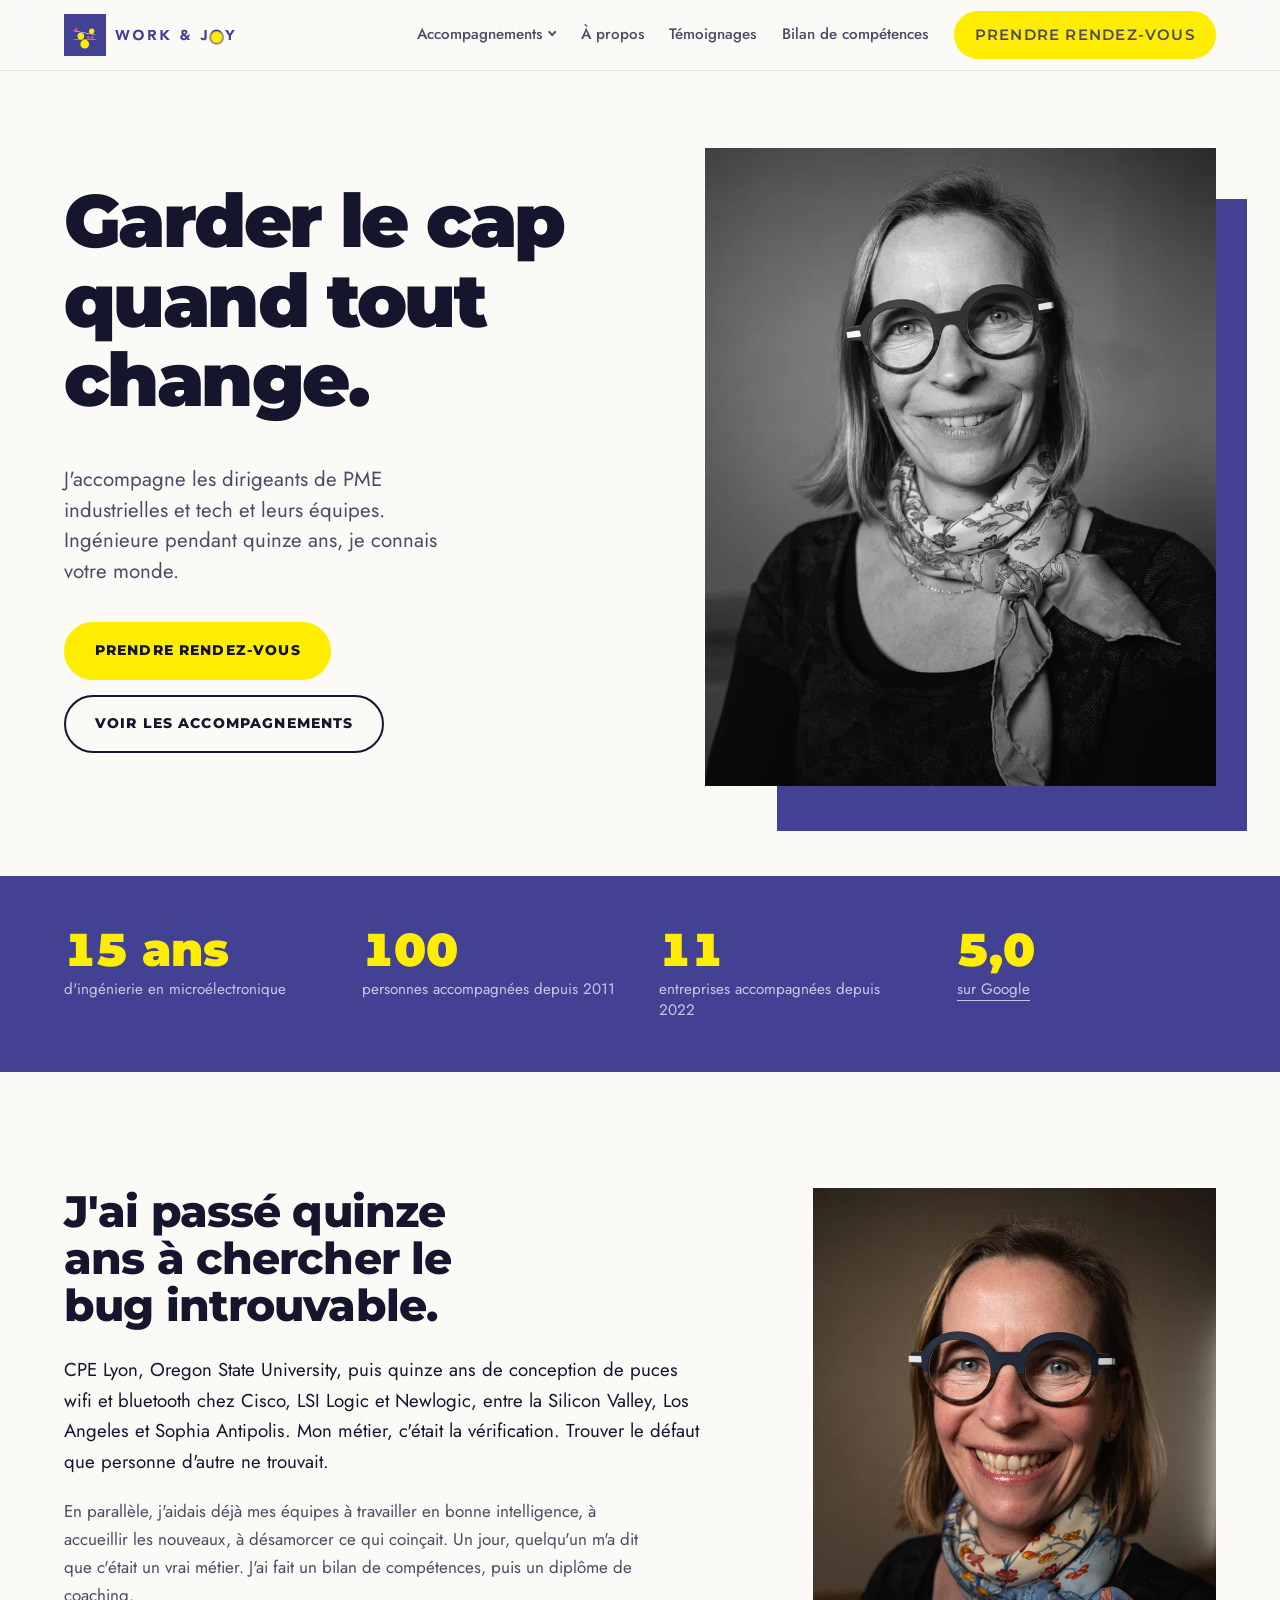
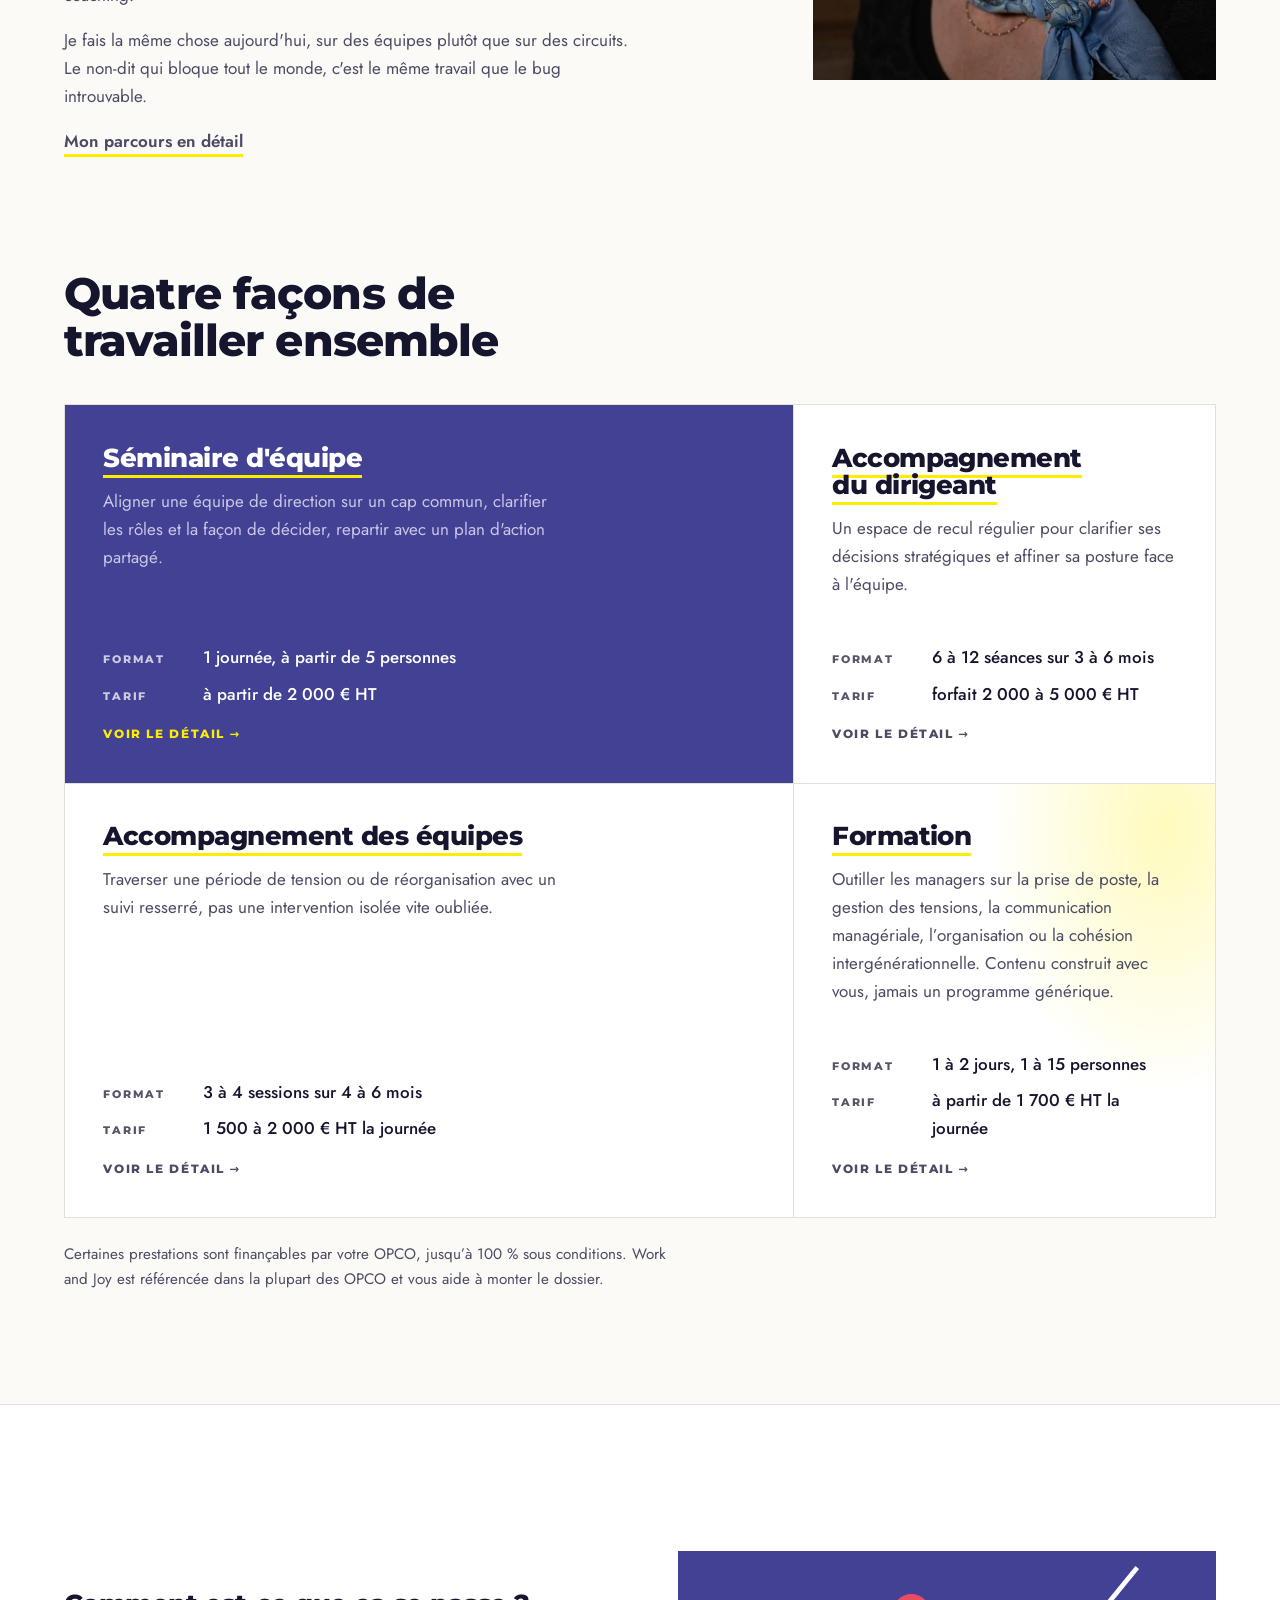
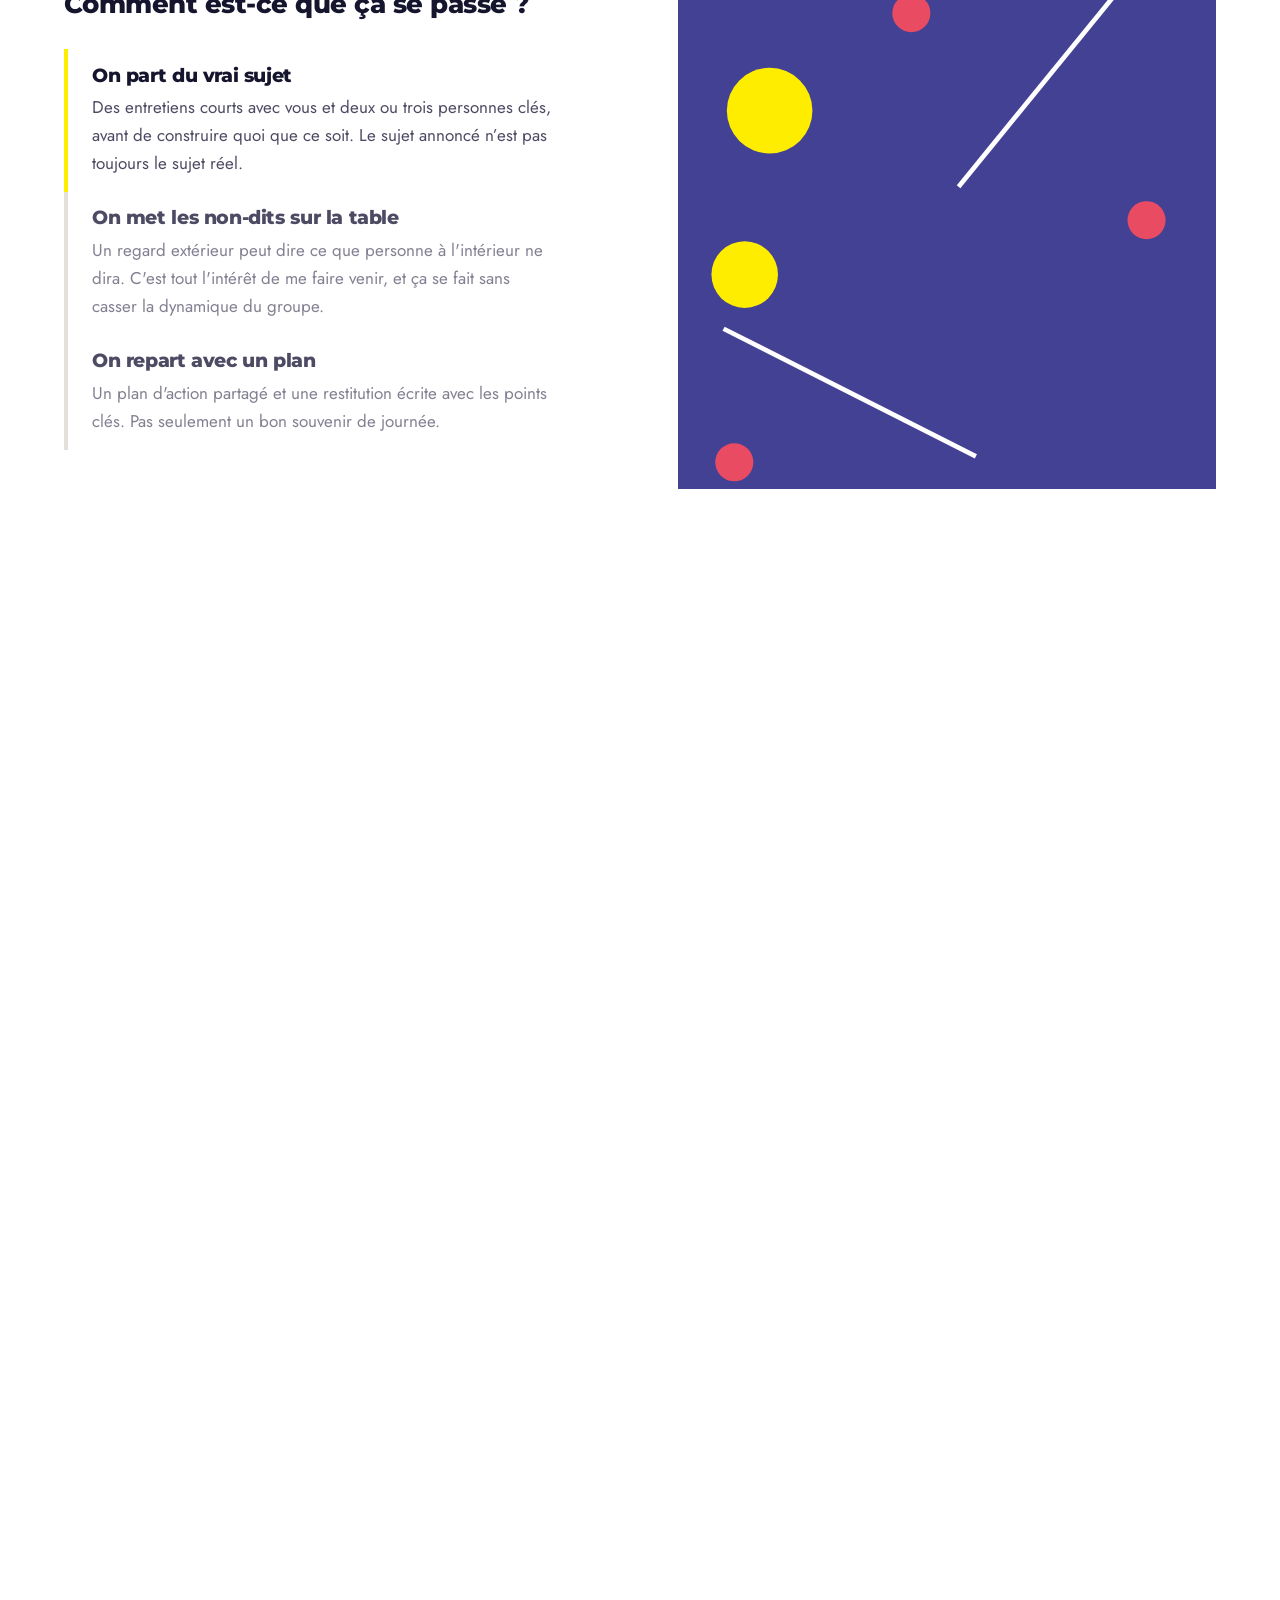
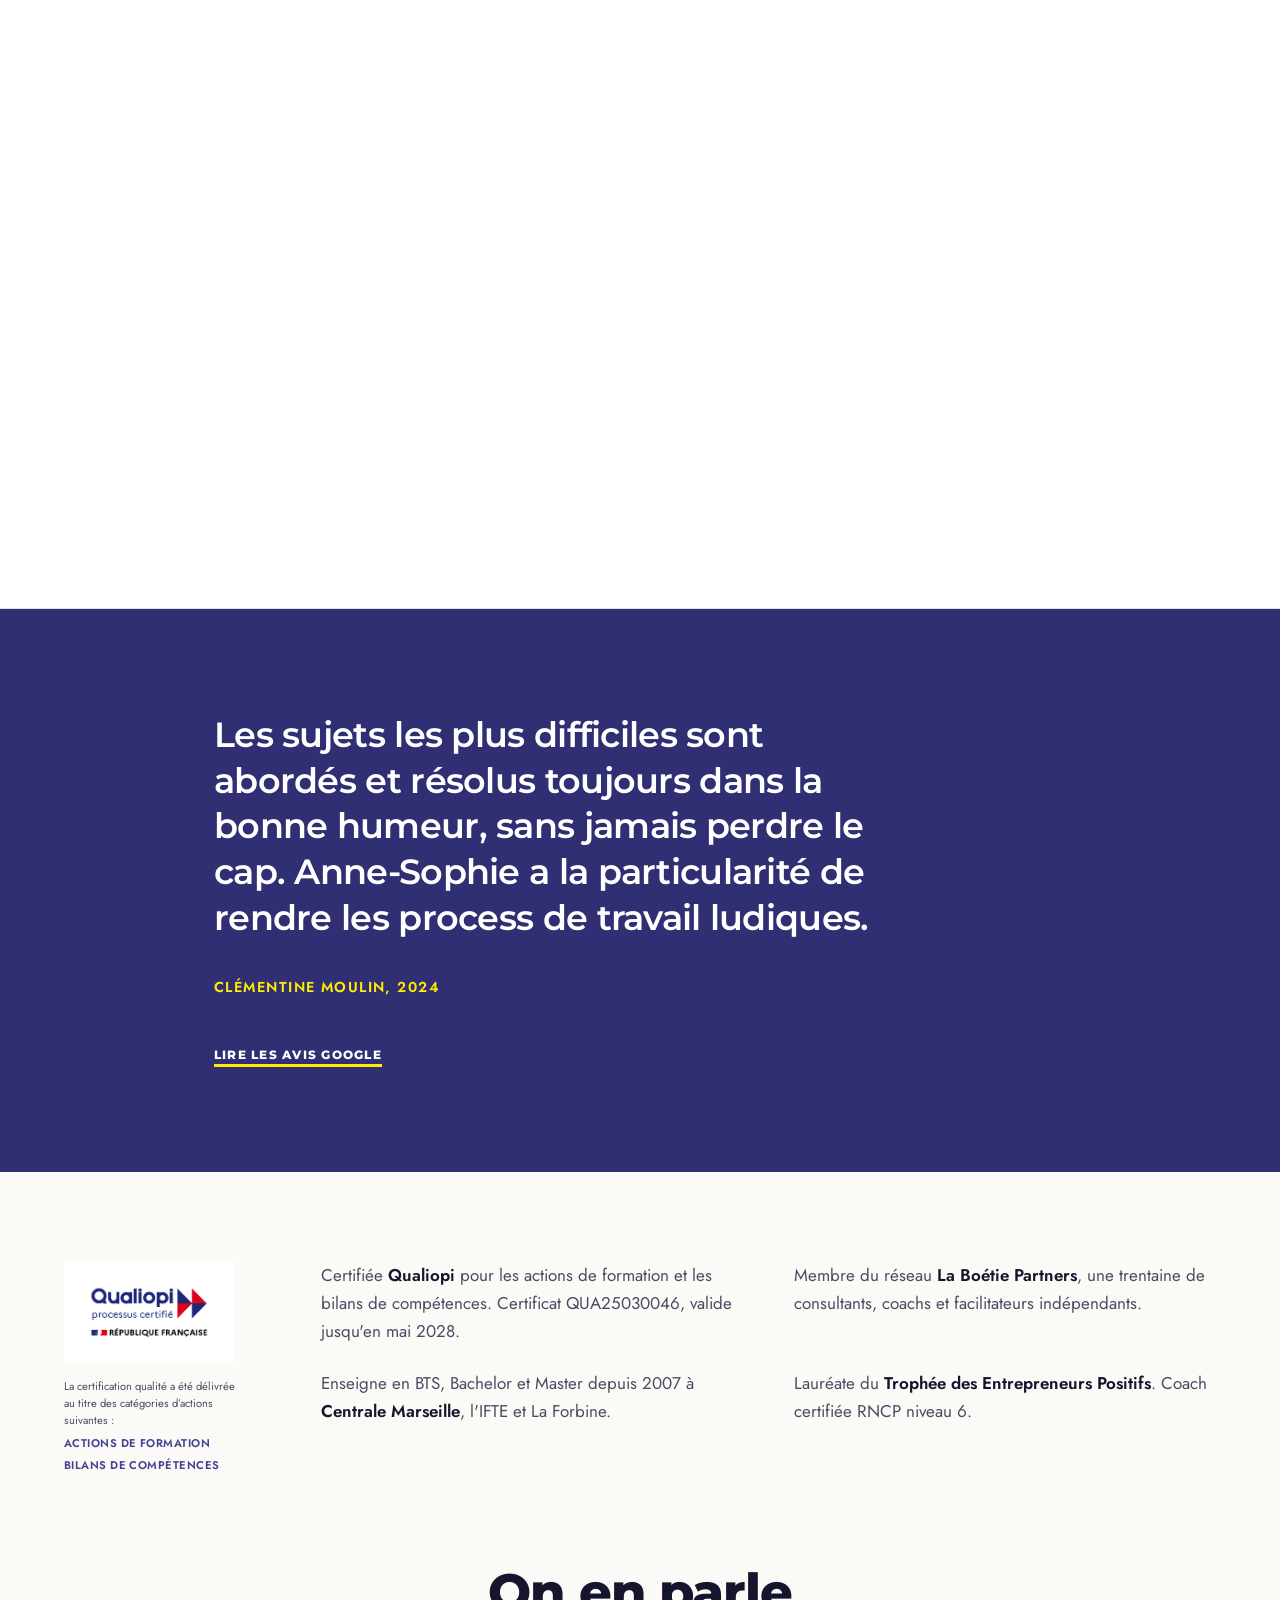
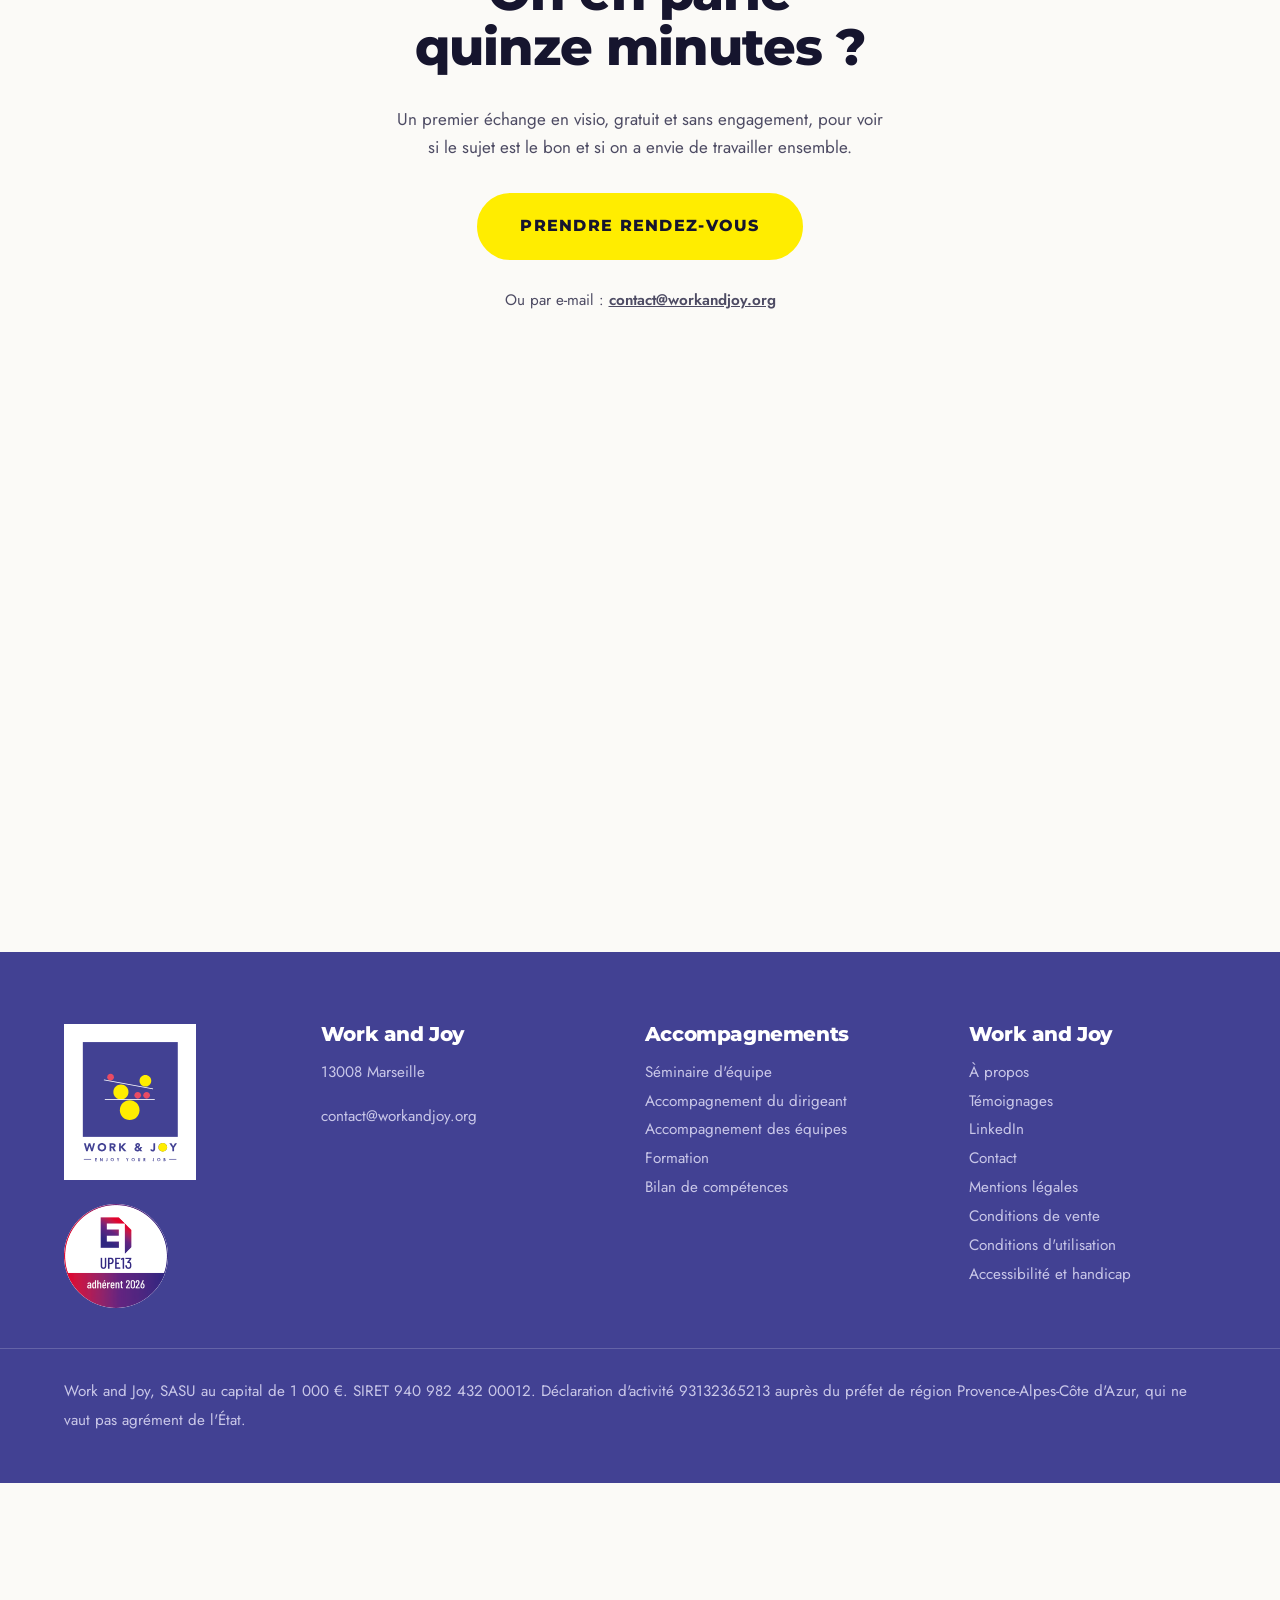
<file: site/index.html>
<!DOCTYPE html>
<html lang="fr">
<head>
<meta charset="utf-8">
<meta name="viewport" content="width=device-width, initial-scale=1">
<title>Work and Joy | Accompagnement des dirigeants de PME industrielles et tech</title>
<meta name="description" content="Anne-Sophie Haumonté, ingénieure devenue coach. Séminaires d’équipe, accompagnement de dirigeants et formation au management en PME industrielles et tech.">
<link rel="canonical" href="https://www.workandjoy.org/">
<link rel="icon" href="favicon.svg" type="image/svg+xml">
<link rel="icon" href="favicon.ico" sizes="32x32">
<link rel="apple-touch-icon" href="apple-touch-icon.png">
<meta property="og:type" content="website">
<meta property="og:site_name" content="Work and Joy">
<meta property="og:locale" content="fr_FR">
<meta property="og:title" content="Work and Joy | Accompagnement des dirigeants de PME industrielles et tech">
<meta property="og:description" content="Anne-Sophie Haumonté, ingénieure devenue coach. Séminaires d’équipe, accompagnement de dirigeants et formation au management en PME industrielles et tech.">
<meta property="og:url" content="https://www.workandjoy.org/">
<meta property="og:image" content="https://www.workandjoy.org/assets/img/og.jpg">
<meta property="og:image:width" content="1200">
<meta property="og:image:height" content="630">
<meta property="og:image:alt" content="Work and Joy, accompagnement des dirigeants et des équipes de PME industrielles et tech">
<meta name="twitter:card" content="summary_large_image">
<link rel="stylesheet" href="assets/css/style.css">
<link rel="preload" href="assets/fonts/montserrat-latin-900-normal.woff2" as="font" type="font/woff2" crossorigin>
<link rel="preload" href="assets/fonts/jost-latin-400-normal.woff2" as="font" type="font/woff2" crossorigin>
<script type="application/ld+json">
{
 "@context": "https://schema.org",
 "@type": "ProfessionalService",
 "name": "Work and Joy",
 "description": "Accompagnement de dirigeants et d'équipes de PME industrielles et tech, formation au management et bilans de compétences.",
 "url": "https://www.workandjoy.org/",
 "email": "contact@workandjoy.org",
 "address": {
  "@type": "PostalAddress",
   "postalCode": "13008",
  "addressLocality": "Marseille",
  "addressCountry": "FR"
 },
 "areaServed": [
  {
   "@type": "AdministrativeArea",
   "name": "Provence-Alpes-Côte d'Azur"
  },
  {
   "@type": "City",
   "name": "Lyon"
  },
  {
   "@type": "City",
   "name": "Paris"
  }
 ],
 "availableLanguage": [
  "fr",
  "en"
 ],
 "founder": {
  "@type": "Person",
  "name": "Anne-Sophie Haumonté",
  "jobTitle": "Coach et formatrice",
  "description": "Ingénieure en microélectronique devenue coach de dirigeants. CPE Lyon, Oregon State University, Cisco, LSI Logic, Newlogic."
 },
 "sameAs": [
  "https://maps.app.goo.gl/yoGxJgGKQtwbJdRN8",
  "https://www.linkedin.com/in/haumonte"
 ],
 "vatID": "FR55940982432",
 "hasOfferCatalog": {
  "@type": "OfferCatalog",
  "name": "Accompagnements",
  "itemListElement": [
   {
    "@type": "Offer",
    "itemOffered": {
     "@type": "Service",
     "name": "Séminaire d'équipe"
    },
    "priceCurrency": "EUR",
    "price": "2000",
    "priceSpecification": {
     "@type": "PriceSpecification",
     "minPrice": "2000",
     "priceCurrency": "EUR",
     "valueAddedTaxIncluded": false
    }
   },
   {
    "@type": "Offer",
    "itemOffered": {
     "@type": "Service",
     "name": "Accompagnement du dirigeant"
    },
    "priceCurrency": "EUR",
    "priceSpecification": {
     "@type": "PriceSpecification",
     "minPrice": "2000",
     "maxPrice": "5000",
     "priceCurrency": "EUR",
     "valueAddedTaxIncluded": false
    }
   },
   {
    "@type": "Offer",
    "itemOffered": {
     "@type": "Service",
     "name": "Accompagnement des équipes"
    },
    "priceCurrency": "EUR",
    "priceSpecification": {
     "@type": "PriceSpecification",
     "minPrice": "1500",
     "maxPrice": "2000",
     "priceCurrency": "EUR",
     "valueAddedTaxIncluded": false
    }
   },
   {
    "@type": "Offer",
    "itemOffered": {
     "@type": "Service",
     "name": "Formation management"
    },
    "priceCurrency": "EUR",
    "priceSpecification": {
     "@type": "PriceSpecification",
     "minPrice": "1700",
     "priceCurrency": "EUR",
     "valueAddedTaxIncluded": false
    }
   }
  ]
 }
}
</script>
</head>
<body>

<a class="skip" href="#contenu">Aller au contenu</a>

<header class="nav">
  <div class="nav__in">
    <a class="mark" href="./" aria-label="Work and Joy, accueil">
      <svg class="mark__logo" viewBox="0 0 407 100" aria-hidden="true" focusable="false">
        <g transform="scale(.34472) translate(-14.75 -12.49)">
          <rect x="14.75" y="12.49" width="290.09" height="290.09" fill="#424193"/>
          <circle cx="182.46" cy="175.36" r="10.27" fill="#E94B63"/><circle cx="209.63" cy="175.36" r="10.27" fill="#E94B63"/>
          <circle cx="131.11" cy="165.09" r="23.09" fill="#FFED00"/><circle cx="157.91" cy="220.72" r="30.01" fill="#FFED00"/>
          <rect x="81.95" y="186.85" width="152.54" height="2.53" fill="#fff"/>
          <circle cx="205.85" cy="130.85" r="17.95" fill="#FFED00"/><circle cx="99.45" cy="119.75" r="10.27" fill="#E94B63"/>
          <rect x="152.93" y="65.69" width="2.53" height="152.54" fill="#fff" transform="matrix(.1822 -.9833 .9833 .1822 -13.4766 267.7142)"/>
        </g>
        <g transform="translate(104.1 -284.3)">
          <path fill="currentColor" d="M288.16,346.36h5.32v-10.29l9.06-13.83h-6.3l-5.42,9.03l-5.11-9.03h-6.61l9.06,13.83V346.36z M251.82,331.2 c0.35-0.95,0.86-1.78,1.52-2.47c0.66-0.69,1.45-1.23,2.37-1.62c0.92-0.39,1.95-0.58,3.08-0.58s2.16,0.19,3.08,0.58 c0.92,0.39,1.71,0.93,2.37,1.62c0.66,0.69,1.16,1.52,1.52,2.47c0.35,0.95,0.53,1.99,0.53,3.1c0,1.14-0.18,2.17-0.53,3.12 c-0.35,0.94-0.86,1.76-1.52,2.45c-0.66,0.69-1.45,1.23-2.37,1.62c-0.92,0.39-1.95,0.58-3.08,0.58s-2.16-0.19-3.08-0.58 c-0.92-0.39-1.71-0.93-2.37-1.62c-0.66-0.69-1.16-1.51-1.52-2.45c-0.35-0.94-0.53-1.98-0.53-3.12 C251.3,333.19,251.47,332.16,251.82,331.2 M246.75,339.55c0.65,1.57,1.55,2.9,2.71,4c1.16,1.1,2.53,1.95,4.12,2.54 c1.59,0.59,3.33,0.89,5.21,0.89s3.62-0.3,5.21-0.89c1.59-0.59,2.96-1.44,4.12-2.54c1.16-1.1,2.06-2.44,2.71-4 c0.65-1.57,0.97-3.32,0.97-5.25s-0.32-3.68-0.97-5.25c-0.65-1.57-1.55-2.9-2.71-4c-1.16-1.1-2.53-1.95-4.12-2.54 c-1.59-0.59-3.33-0.89-5.21-0.89s-3.62,0.3-5.21,0.89c-1.59,0.59-2.96,1.44-4.12,2.54s-2.06,2.44-2.71,4 c-0.65,1.57-0.97,3.32-0.97,5.25S246.1,337.98,246.75,339.55 M235.69,322.24h-5.32v15.47c0,0.45-0.02,0.95-0.05,1.48 c-0.03,0.53-0.13,1.03-0.29,1.48c-0.16,0.45-0.41,0.83-0.75,1.14s-0.82,0.46-1.43,0.46c-0.59,0-1.12-0.2-1.58-0.61 c-0.47-0.41-0.73-0.91-0.8-1.5l-4.87,1.19c0.39,1.93,1.24,3.35,2.56,4.26c1.32,0.91,2.93,1.36,4.84,1.36 c1.64,0,2.96-0.24,3.97-0.73c1.01-0.49,1.79-1.14,2.33-1.94c0.55-0.81,0.91-1.73,1.11-2.78c0.19-1.04,0.29-2.12,0.29-3.24V322.24z M185.16,340.71c-0.57,0.5-1.14,0.92-1.72,1.26c-0.58,0.34-1.27,0.51-2.06,0.51c-0.41,0-0.81-0.07-1.21-0.22 c-0.4-0.15-0.74-0.35-1.04-0.6c-0.3-0.25-0.53-0.56-0.72-0.92s-0.27-0.77-0.27-1.23s0.08-0.85,0.24-1.19 c0.16-0.34,0.37-0.64,0.63-0.9c0.26-0.26,0.56-0.5,0.89-0.72c0.33-0.22,0.66-0.43,1.01-0.63L185.16,340.71z M184.23,326.28 c0.47,0.37,0.7,0.91,0.7,1.62c0,0.34-0.09,0.66-0.27,0.97s-0.41,0.59-0.68,0.85c-0.27,0.26-0.57,0.5-0.89,0.72 c-0.32,0.22-0.61,0.4-0.89,0.56c-0.2-0.18-0.43-0.39-0.66-0.61c-0.24-0.23-0.45-0.47-0.65-0.73c-0.19-0.26-0.36-0.53-0.49-0.82 c-0.14-0.28-0.2-0.57-0.2-0.87c0-0.68,0.23-1.23,0.68-1.64c0.45-0.41,1.01-0.61,1.67-0.61C183.2,325.72,183.76,325.9,184.23,326.28 M196.54,333.93h-5.93l-2.35,3.2l-3.1-3.3c0.61-0.32,1.19-0.69,1.72-1.11c0.53-0.42,1.01-0.9,1.41-1.43s0.73-1.11,0.97-1.72 c0.24-0.61,0.36-1.28,0.36-2.01c0-1.02-0.19-1.9-0.58-2.64c-0.39-0.74-0.9-1.35-1.55-1.84c-0.65-0.49-1.39-0.85-2.23-1.09 c-0.84-0.24-1.73-0.36-2.66-0.36c-0.95,0-1.89,0.11-2.79,0.34c-0.91,0.23-1.71,0.59-2.42,1.09c-0.7,0.5-1.27,1.14-1.69,1.91 c-0.42,0.77-0.63,1.7-0.63,2.79c0,0.59,0.06,1.12,0.19,1.6c0.12,0.48,0.31,0.93,0.55,1.36c0.24,0.43,0.52,0.84,0.85,1.23 s0.69,0.8,1.07,1.23c-0.73,0.25-1.4,0.58-2.01,1.01c-0.61,0.42-1.15,0.91-1.62,1.48c-0.47,0.57-0.83,1.2-1.09,1.89 c-0.26,0.69-0.39,1.43-0.39,2.2c0,1.2,0.24,2.26,0.72,3.17s1.12,1.66,1.93,2.27c0.81,0.6,1.72,1.05,2.74,1.35 c1.02,0.3,2.08,0.44,3.17,0.44c1.43,0,2.72-0.23,3.87-0.68c1.15-0.45,2.22-1.19,3.22-2.21l2.01,2.28h6.58l-5.38-5.69L196.54,333.93 z M125.54,346.36h5.32v-11.45l9.81,11.45h7.43l-11.65-12.91l10.73-11.21h-6.95l-9.37,10.02v-10.02h-5.32V346.36z M101.76,326.74 h3.48c0.48,0,0.97,0.03,1.47,0.1c0.5,0.07,0.94,0.2,1.33,0.39c0.39,0.19,0.7,0.47,0.95,0.83c0.25,0.36,0.37,0.85,0.37,1.47 c0,0.66-0.14,1.17-0.43,1.53c-0.29,0.36-0.64,0.63-1.07,0.8c-0.43,0.17-0.92,0.27-1.45,0.31c-0.53,0.03-1.04,0.05-1.52,0.05h-3.13 V326.74z M96.44,346.36h5.32v-9.64h2.62l5.04,9.64h6.37l-6.13-10.19c1.7-0.32,3-1.07,3.88-2.27c0.89-1.19,1.33-2.64,1.33-4.34 c0-1.41-0.24-2.58-0.73-3.53c-0.49-0.94-1.15-1.69-1.98-2.25c-0.83-0.56-1.79-0.95-2.9-1.19c-1.1-0.24-2.27-0.36-3.49-0.36h-9.34 V346.36z M66.03,331.2c0.35-0.95,0.86-1.78,1.52-2.47c0.66-0.69,1.45-1.23,2.37-1.62c0.92-0.39,1.95-0.58,3.08-0.58 c1.14,0,2.16,0.19,3.08,0.58c0.92,0.39,1.71,0.93,2.37,1.62c0.66,0.69,1.16,1.52,1.52,2.47c0.35,0.95,0.53,1.99,0.53,3.1 c0,1.14-0.18,2.17-0.53,3.12c-0.35,0.94-0.86,1.76-1.52,2.45c-0.66,0.69-1.45,1.23-2.37,1.62c-0.92,0.39-1.95,0.58-3.08,0.58 c-1.14,0-2.16-0.19-3.08-0.58c-0.92-0.39-1.71-0.93-2.37-1.62c-0.66-0.69-1.16-1.51-1.52-2.45s-0.53-1.98-0.53-3.12 C65.51,333.19,65.68,332.16,66.03,331.2 M60.96,339.55c0.65,1.57,1.55,2.9,2.71,4c1.16,1.1,2.53,1.95,4.12,2.54 c1.59,0.59,3.33,0.89,5.21,0.89s3.62-0.3,5.21-0.89s2.96-1.44,4.12-2.54c1.16-1.1,2.06-2.44,2.71-4s0.97-3.32,0.97-5.25 s-0.32-3.68-0.97-5.25c-0.65-1.57-1.55-2.9-2.71-4s-2.53-1.95-4.12-2.54s-3.33-0.89-5.21-0.89s-3.62,0.3-5.21,0.89 c-1.59,0.59-2.96,1.44-4.12,2.54c-1.16,1.1-2.06,2.44-2.71,4c-0.65,1.57-0.97,3.32-0.97,5.25S60.31,337.98,60.96,339.55 M25.03,346.36h4.57l5.32-16.7h0.07l5.32,16.7h4.74l7.05-24.12H46.7l-4.05,15.88h-0.07l-5.01-15.88h-4.94l-5.04,15.47h-0.07 l-3.85-15.47h-5.79L25.03,346.36z"/>
          <circle class="mark__o" cx="259" cy="334.6" r="13.5"/>
        </g>
      </svg>
    </a>
    <input type="checkbox" id="menu" class="nav__toggle">
    <label for="menu" class="nav__burger" aria-hidden="true"><span></span><span></span><span></span></label>
    <nav class="nav__links">
      <details class="drop">
        <summary>Accompagnements</summary>
        <div class="drop__panel">
          <a href="seminaire-equipe/">Séminaire d'équipe<span>à partir d’une demi-journée, 2 000 € HT</span></a>
          <a href="accompagnement-dirigeant/">Accompagnement du dirigeant<span>séances régulières, à partir de 3 mois</span></a>
          <a href="accompagnement-equipes/">Accompagnement des équipes<span>3 à 4 sessions sur 4 à 6 mois</span></a>
          <a href="formation-management/">Formation management<span>1 à 2 jours, sur mesure</span></a>
        </div>
      </details>
      <a href="a-propos/">À propos</a>
      <a href="temoignages/">Témoignages</a>
      <a href="bilan-de-competences/">Bilan de compétences</a>
      <a class="btn btn--sm" href="#contact">Prendre rendez-vous</a>
    </nav>
  </div>
</header>
<script>addEventListener("click",function(e){document.querySelectorAll("nav details[open]").forEach(function(d){if(!d.contains(e.target))d.open=false})})</script>

<main id="contenu">

  <!-- Hero : split asymétrique, portrait en panneau violet -->
  <section class="hero">
    <div class="hero__copy">
      <h1>Garder le cap<br>quand tout change.</h1>
      <p class="lede">J'accompagne les dirigeants de PME industrielles et tech et leurs équipes. Ingénieure pendant quinze ans, je connais votre monde.</p>
      <div class="actions">
        <a class="btn" href="#contact">Prendre rendez-vous</a>
        <a class="btn btn--ghost" href="#accompagnements">Voir les accompagnements</a>
      </div>
    </div>
    <div class="hero__media">
      <picture>
        <source srcset="assets/img/portrait-hero.webp" type="image/webp">
        <img src="assets/img/portrait-hero.jpg" width="1000" height="1250" alt="Anne-Sophie Haumonté, fondatrice de Work and Joy" fetchpriority="high">
      </picture>
    </div>
  </section>

  <!-- Bande de preuve -->
  <section class="proof">
    <ul class="proof__grid">
      <li><b>15 ans</b><span>d'ingénierie en microélectronique</span></li>
      <li><b>100</b><span>personnes accompagnées depuis 2011</span></li>
      <li><b>11</b><span>entreprises accompagnées depuis 2022</span></li>
      <li><b>5,0</b><span><a href="temoignages/">sur Google</a></span></li>
    </ul>
  </section>

  <!-- Son histoire : éditorial texte + photo couleur -->
  <section class="story" id="histoire">
    <div class="story__text">
      <h2>J'ai passé quinze ans à chercher le bug introuvable.</h2>
      <p>CPE Lyon, Oregon State University, puis quinze ans de conception de puces wifi et bluetooth chez Cisco, LSI Logic et Newlogic, entre la Silicon Valley, Los Angeles et Sophia Antipolis. Mon métier, c'était la vérification. Trouver le défaut que personne d'autre ne trouvait.</p>
      <p>En parallèle, j'aidais déjà mes équipes à travailler en bonne intelligence, à accueillir les nouveaux, à désamorcer ce qui coinçait. Un jour, quelqu'un m'a dit que c'était un vrai métier. J'ai fait un bilan de compétences, puis un diplôme de coaching.</p>
      <p>Je fais la même chose aujourd'hui, sur des équipes plutôt que sur des circuits. Le non-dit qui bloque tout le monde, c'est le même travail que le bug introuvable.</p>
      <p><a class="link" href="a-propos/">Mon parcours en détail</a></p>
    </div>
    <figure class="story__media">
      <picture>
        <source srcset="assets/img/portrait-histoire.webp" type="image/webp">
        <img src="assets/img/portrait-histoire.jpg" width="900" height="1100" alt="Anne-Sophie Haumonté" loading="lazy">
      </picture>
    </figure>
  </section>

  <!-- Offres : bento 4 cellules asymétriques -->
  <section class="offres" id="accompagnements">
    <h2 class="offres__title">Quatre façons de travailler ensemble</h2>
    <div class="bento">

      <article class="cell cell--wide cell--fill">
        <h3><a href="seminaire-equipe/">Séminaire d'équipe</a></h3>
        <p>Aligner une équipe de direction sur un cap commun, clarifier les rôles et la façon de décider, repartir avec un plan d'action partagé.</p>
        <dl class="specs">
          <div><dt>Format</dt><dd>1 journée, à partir de 5 personnes</dd></div>
          <div><dt>Tarif</dt><dd>à partir de 2 000 € HT</dd></div>
        </dl>
        <p class="cell__go">Voir le détail <span aria-hidden="true">&rarr;</span></p>
      </article>

      <article class="cell">
        <h3><a href="accompagnement-dirigeant/">Accompagnement du dirigeant</a></h3>
        <p>Un espace de recul régulier pour clarifier ses décisions stratégiques et affiner sa posture face à l'équipe.</p>
        <dl class="specs">
          <div><dt>Format</dt><dd>6 à 12 séances sur 3 à 6 mois</dd></div>
          <div><dt>Tarif</dt><dd>forfait 2 000 à 5 000 € HT</dd></div>
        </dl>
        <p class="cell__go">Voir le détail <span aria-hidden="true">&rarr;</span></p>
      </article>

      <article class="cell">
        <h3><a href="accompagnement-equipes/">Accompagnement des équipes</a></h3>
        <p>Traverser une période de tension ou de réorganisation avec un suivi resserré, pas une intervention isolée vite oubliée.</p>
        <dl class="specs">
          <div><dt>Format</dt><dd>3 à 4 sessions sur 4 à 6 mois</dd></div>
          <div><dt>Tarif</dt><dd>1 500 à 2 000 € HT la journée</dd></div>
        </dl>
        <p class="cell__go">Voir le détail <span aria-hidden="true">&rarr;</span></p>
      </article>

      <article class="cell cell--wide cell--tint">
        <h3><a href="formation-management/">Formation</a></h3>
        <p>Outiller les managers sur la prise de poste, la gestion des tensions, la communication managériale, l’organisation ou la cohésion intergénérationnelle. Contenu construit avec vous, jamais un programme générique.</p>
        <dl class="specs">
          <div><dt>Format</dt><dd>1 à 2 jours, 1 à 15 personnes</dd></div>
          <div><dt>Tarif</dt><dd>à partir de 1 700 € HT la journée</dd></div>
        </dl>
        <p class="cell__go">Voir le détail <span aria-hidden="true">&rarr;</span></p>
      </article>

    </div>
    <p class="offres__note">Certaines prestations sont finançables par votre OPCO, jusqu’à 100 % sous conditions. Work and Joy est référencée dans la plupart des OPCO et vous aide à monter le dossier.</p>
  </section>

  <!-- Méthode : trois temps, pas de numérotation -->
  <section class="methode" id="methode" data-scene>
    <h2>Comment est-ce que ça se passe ?</h2>
    <div class="temps">
      <div class="temps__item">
        <h3>On part du vrai sujet</h3>
        <p>Des entretiens courts avec vous et deux ou trois personnes clés, avant de construire quoi que ce soit. Le sujet annoncé n’est pas toujours le sujet réel.</p>
      </div>
      <div class="temps__item">
        <h3>On met les non-dits sur la table</h3>
        <p>Un regard extérieur peut dire ce que personne à l'intérieur ne dira. C'est tout l'intérêt de me faire venir, et ça se fait sans casser la dynamique du groupe.</p>
      </div>
      <div class="temps__item">
        <h3>On repart avec un plan</h3>
        <p>Un plan d'action partagé et une restitution écrite avec les points clés. Pas seulement un bon souvenir de journée.</p>
      </div>
    </div>
  </section>

  <!-- Témoignage -->
  <section class="quote">
    <blockquote>
      <p>Les sujets les plus difficiles sont abordés et résolus toujours dans la bonne humeur, sans jamais perdre le cap. Anne-Sophie a la particularité de rendre les process de travail ludiques.</p>
      <footer>Clémentine Moulin, 2024</footer>
      <p class="quote__more"><a href="temoignages/">Lire les avis Google</a></p>
    </blockquote>
  </section>

  <!-- Crédibilité -->
  <section class="creds">
    <div class="creds__cert">
      <img class="creds__badge" src="assets/img/qualiopi.png" width="633" height="338" alt="Qualiopi, processus certifié, République française" loading="lazy">
      <p class="creds__mention">La certification qualité a été délivrée au titre des catégories d’actions suivantes :<strong>Actions de formation</strong><strong>Bilans de compétences</strong></p>
    </div>
    <ul class="creds__list">
      <li>Certifiée <strong>Qualiopi</strong> pour les actions de formation et les bilans de compétences. Certificat QUA25030046, valide jusqu'en mai 2028.</li>
      <li>Membre du réseau <strong>La Boétie Partners</strong>, une trentaine de consultants, coachs et facilitateurs indépendants.</li>
      <li>Enseigne en BTS, Bachelor et Master depuis 2007 à <strong>Centrale Marseille</strong>, l'IFTE et La Forbine.</li>
      <li>Lauréate du <strong>Trophée des Entrepreneurs Positifs</strong>. Coach certifiée RNCP niveau 6.</li>
    </ul>
  </section>

  <!-- CTA final -->
  <section class="final" id="contact">
    <h2>On en parle quinze minutes ?</h2>
    <p>Un premier échange en visio, gratuit et sans engagement, pour voir si le sujet est le bon et si on a envie de travailler ensemble.</p>
    <a class="btn btn--lg" href="https://bookings.cloud.microsoft/bookwithme/user/a25ae09279404c6988d7f9df4378557e@workandjoy.org/meetingtype/o_2nV1khmUG8mVr6vYahlA2?anonymous&amp;ismsaljsauthenabled&amp;ep=mcard">Prendre rendez-vous</a>
    <p class="final__alt">Ou par e-mail : <a href="mailto:contact@workandjoy.org">contact@workandjoy.org</a></p>
  </section>

</main>

<footer class="foot">
  <div class="foot__in">
    <div class="foot__brand">
      <img class="foot__logo" src="assets/img/logo.svg" width="160" height="197" alt="Work and Joy" loading="lazy">
      <img class="foot__upe13" src="assets/img/upe13-adherent-2026.png" width="200" height="200" alt="UPE13, adhérent 2026" loading="lazy">
    </div>
    <div class="foot__col">
      <h3>Work and Joy</h3>
      <p>13008 Marseille</p>
      <p><a href="mailto:contact@workandjoy.org">contact@workandjoy.org</a></p>
    </div>
    <div class="foot__col">
      <h3>Accompagnements</h3>
      <p>
        <a href="seminaire-equipe/">Séminaire d'équipe</a><br>
        <a href="accompagnement-dirigeant/">Accompagnement du dirigeant</a><br>
        <a href="accompagnement-equipes/">Accompagnement des équipes</a><br>
        <a href="formation-management/">Formation</a><br>
        <a href="bilan-de-competences/">Bilan de compétences</a>
      </p>
    </div>
    <div class="foot__col">
      <h3>Work and Joy</h3>
      <p>
        <a href="a-propos/">À propos</a><br>
        <a href="temoignages/">Témoignages</a><br>
        <a href="https://www.linkedin.com/in/haumonte">LinkedIn</a><br>
        <a href="contact/">Contact</a><br>
        <a href="mentions-legales/">Mentions légales</a><br>
        <a href="cgv/">Conditions de vente</a><br>
        <a href="cgu/">Conditions d'utilisation</a><br>
        <a href="accessibilite-et-handicap/">Accessibilité et handicap</a>
      </p>
    </div>
  </div>
  <p class="foot__legal">Work and Joy, SASU au capital de 1 000 €. SIRET 940 982 432 00012. Déclaration d'activité 93132365213 auprès du préfet de région Provence-Alpes-Côte d'Azur, qui ne vaut pas agrément de l'État.</p>
</footer>

<script defer src="assets/js/scene.js"></script>
</body>
</html>
</file>
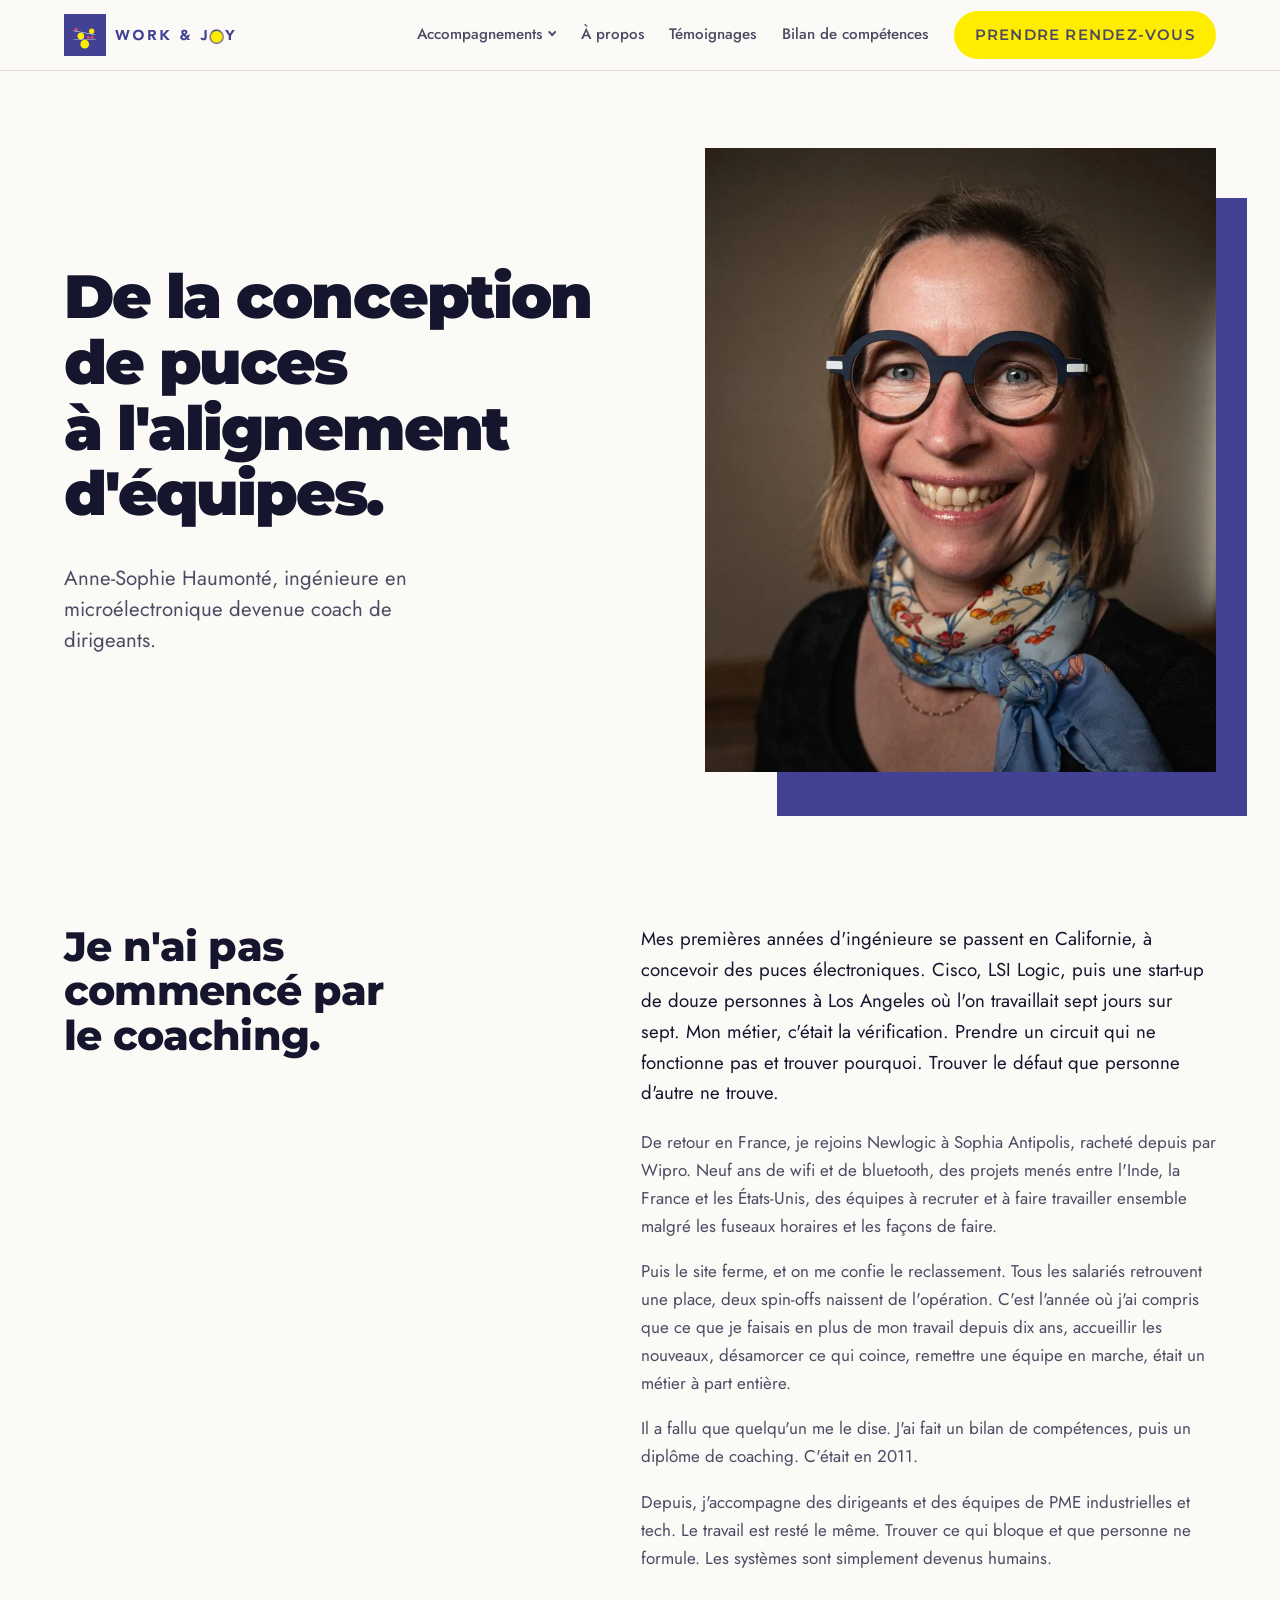
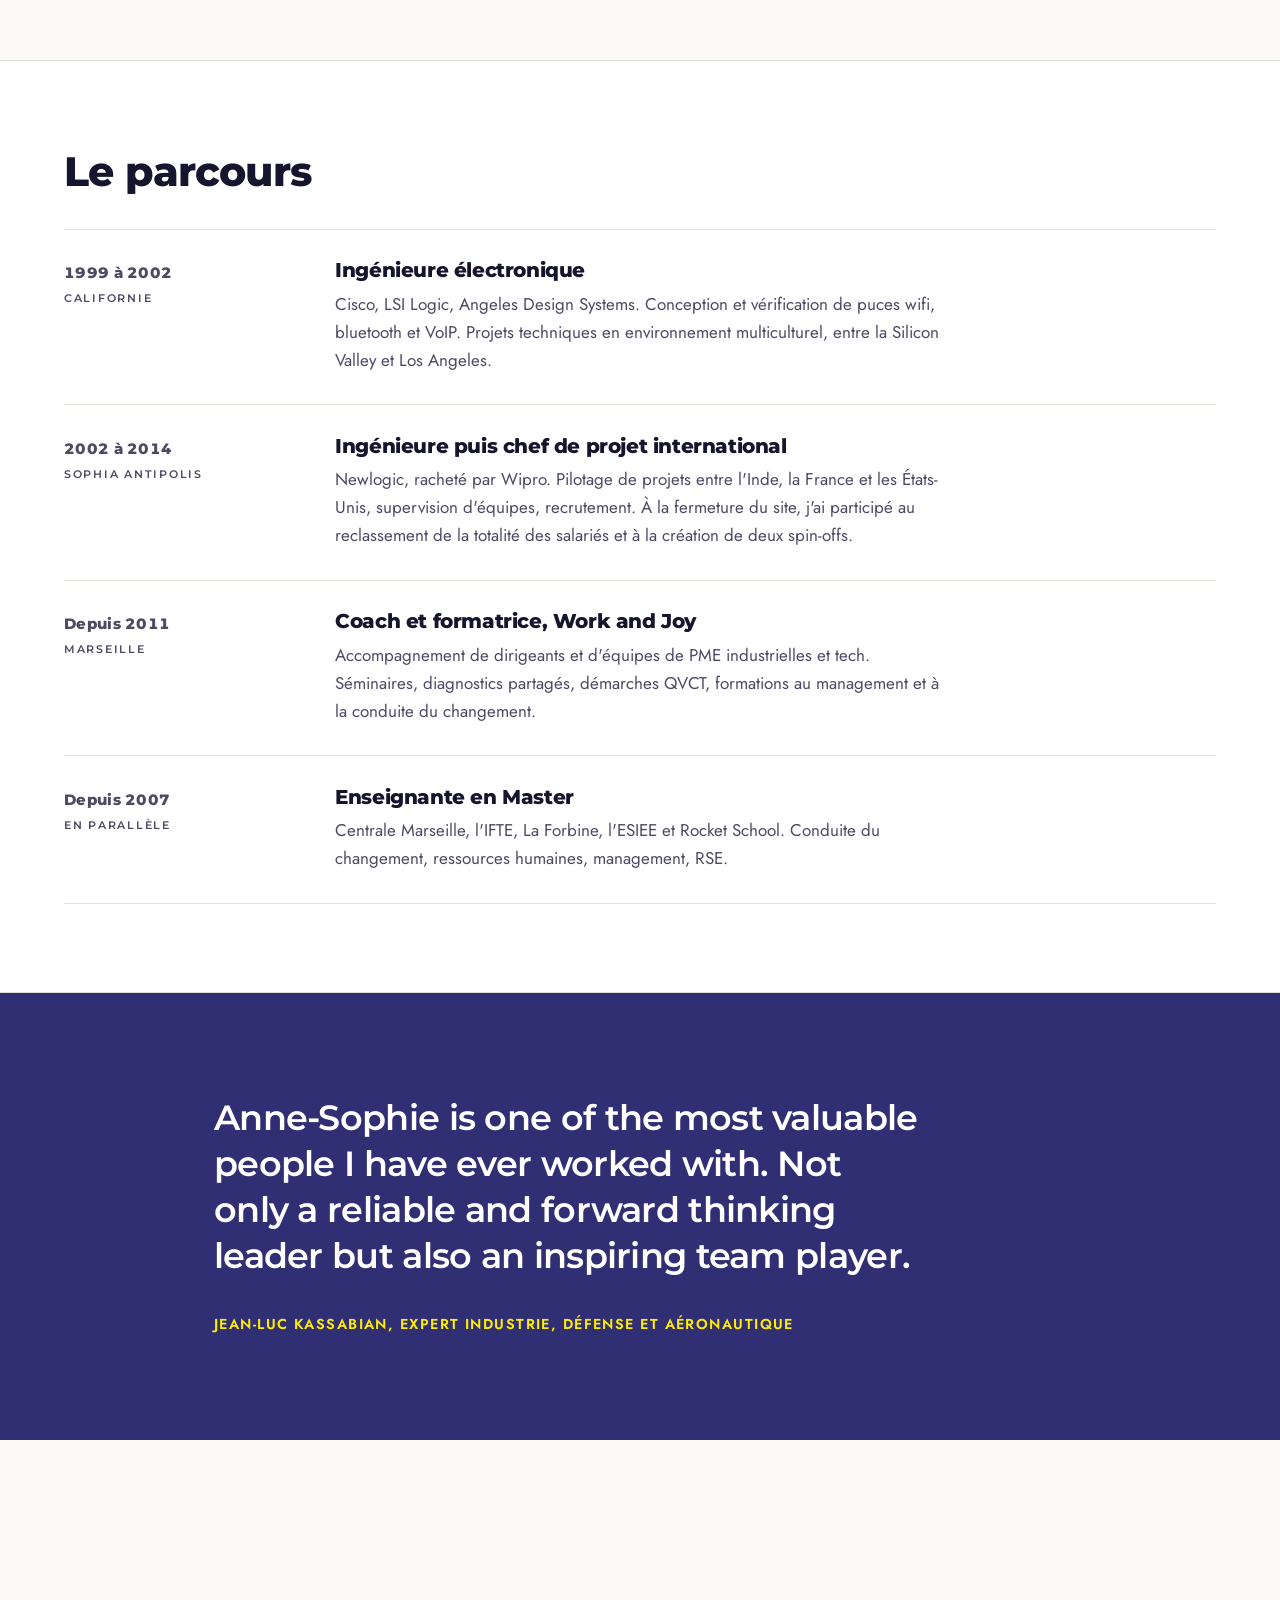
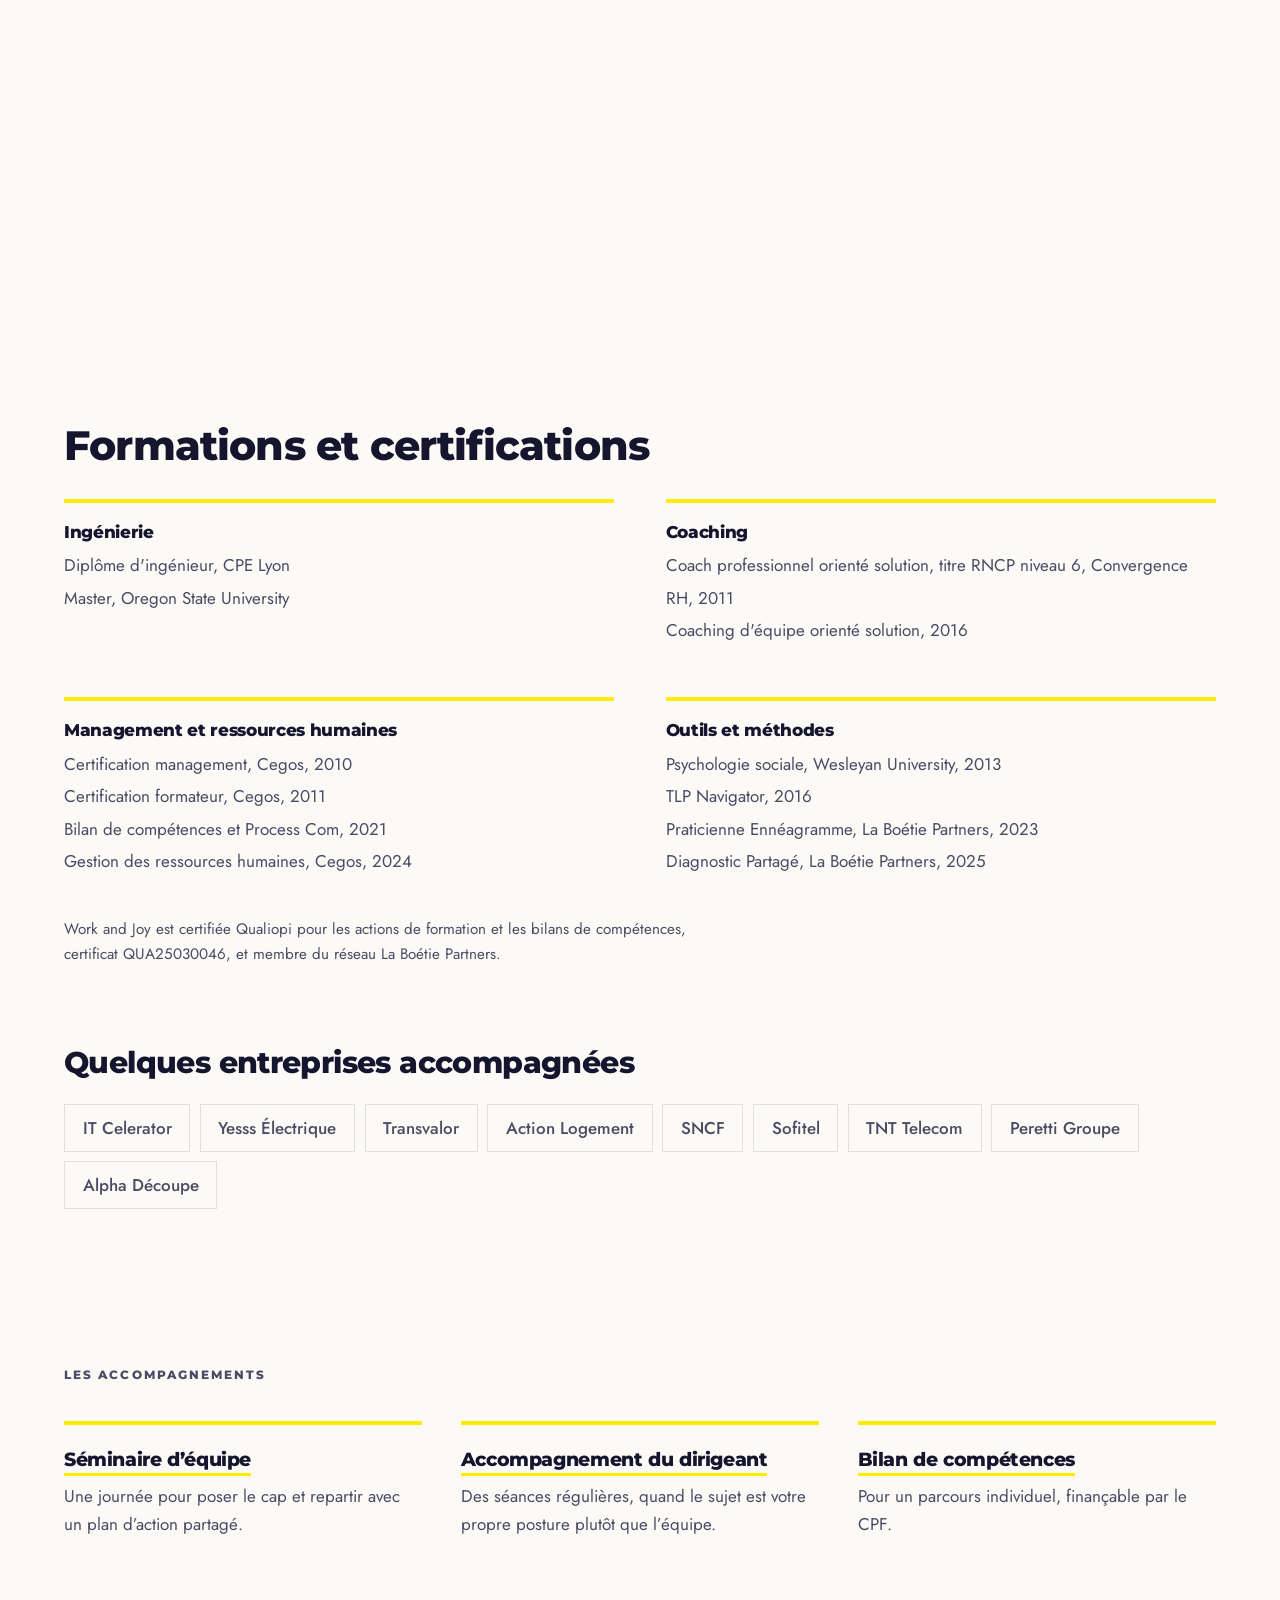
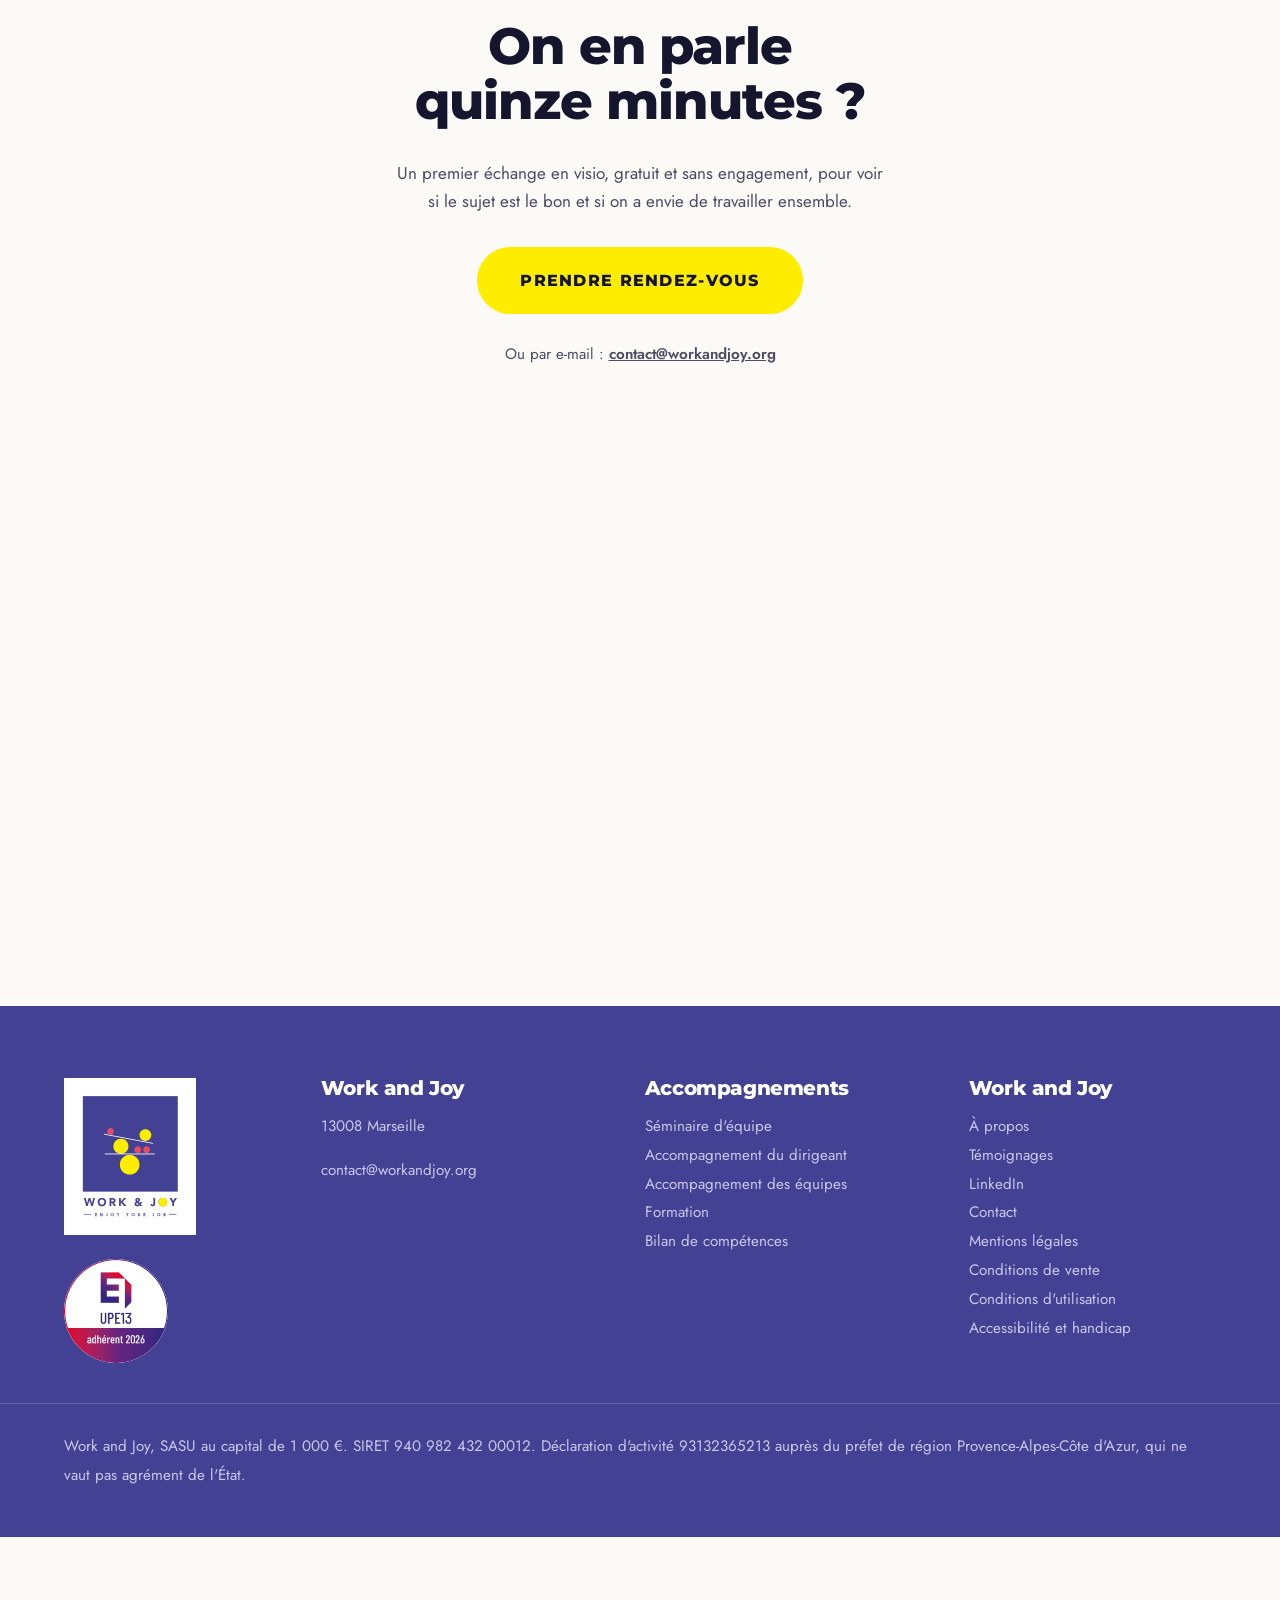
<file: site/a-propos/index.html>
<!DOCTYPE html>
<html lang="fr">
<head>
<meta charset="utf-8">
<meta name="viewport" content="width=device-width, initial-scale=1">
<title>Anne-Sophie Haumonté, ingénieure devenue coach | Work and Joy</title>
<meta name="description" content="Quinze ans de conception de puces électroniques en Californie et à Sophia Antipolis, puis l'accompagnement de dirigeants et d'équipes de PME depuis 2011.">
<link rel="canonical" href="https://www.workandjoy.org/a-propos/">
<link rel="icon" href="../favicon.svg" type="image/svg+xml">
<link rel="icon" href="../favicon.ico" sizes="32x32">
<link rel="apple-touch-icon" href="../apple-touch-icon.png">
<meta property="og:type" content="website">
<meta property="og:site_name" content="Work and Joy">
<meta property="og:locale" content="fr_FR">
<meta property="og:title" content="Anne-Sophie Haumonté, ingénieure devenue coach | Work and Joy">
<meta property="og:description" content="Quinze ans de conception de puces électroniques en Californie et à Sophia Antipolis, puis l'accompagnement de dirigeants et d'équipes de PME depuis 2011.">
<meta property="og:url" content="https://www.workandjoy.org/a-propos/">
<meta property="og:image" content="https://www.workandjoy.org/assets/img/og.jpg">
<meta property="og:image:width" content="1200">
<meta property="og:image:height" content="630">
<meta property="og:image:alt" content="Work and Joy, accompagnement des dirigeants et des équipes de PME industrielles et tech">
<meta name="twitter:card" content="summary_large_image">
<link rel="stylesheet" href="../assets/css/style.css">
<link rel="preload" href="../assets/fonts/montserrat-latin-900-normal.woff2" as="font" type="font/woff2" crossorigin>
<link rel="preload" href="../assets/fonts/jost-latin-400-normal.woff2" as="font" type="font/woff2" crossorigin>
<script type="application/ld+json">
{
  "@context": "https://schema.org",
  "@type": "BreadcrumbList",
  "itemListElement": [
    {
      "@type": "ListItem",
      "position": 1,
      "name": "Accueil",
      "item": "https://www.workandjoy.org/"
    },
    {
      "@type": "ListItem",
      "position": 2,
      "name": "À propos",
      "item": "https://www.workandjoy.org/a-propos/"
    }
  ]
}
</script>
</head>
<body>

<a class="skip" href="#contenu">Aller au contenu</a>

<header class="nav">
  <div class="nav__in">
    <a class="mark" href="../" aria-label="Work and Joy, accueil">
      <svg class="mark__logo" viewBox="0 0 407 100" aria-hidden="true" focusable="false">
        <g transform="scale(.34472) translate(-14.75 -12.49)">
          <rect x="14.75" y="12.49" width="290.09" height="290.09" fill="#424193"/>
          <circle cx="182.46" cy="175.36" r="10.27" fill="#E94B63"/><circle cx="209.63" cy="175.36" r="10.27" fill="#E94B63"/>
          <circle cx="131.11" cy="165.09" r="23.09" fill="#FFED00"/><circle cx="157.91" cy="220.72" r="30.01" fill="#FFED00"/>
          <rect x="81.95" y="186.85" width="152.54" height="2.53" fill="#fff"/>
          <circle cx="205.85" cy="130.85" r="17.95" fill="#FFED00"/><circle cx="99.45" cy="119.75" r="10.27" fill="#E94B63"/>
          <rect x="152.93" y="65.69" width="2.53" height="152.54" fill="#fff" transform="matrix(.1822 -.9833 .9833 .1822 -13.4766 267.7142)"/>
        </g>
        <g transform="translate(104.1 -284.3)">
          <path fill="currentColor" d="M288.16,346.36h5.32v-10.29l9.06-13.83h-6.3l-5.42,9.03l-5.11-9.03h-6.61l9.06,13.83V346.36z M251.82,331.2 c0.35-0.95,0.86-1.78,1.52-2.47c0.66-0.69,1.45-1.23,2.37-1.62c0.92-0.39,1.95-0.58,3.08-0.58s2.16,0.19,3.08,0.58 c0.92,0.39,1.71,0.93,2.37,1.62c0.66,0.69,1.16,1.52,1.52,2.47c0.35,0.95,0.53,1.99,0.53,3.1c0,1.14-0.18,2.17-0.53,3.12 c-0.35,0.94-0.86,1.76-1.52,2.45c-0.66,0.69-1.45,1.23-2.37,1.62c-0.92,0.39-1.95,0.58-3.08,0.58s-2.16-0.19-3.08-0.58 c-0.92-0.39-1.71-0.93-2.37-1.62c-0.66-0.69-1.16-1.51-1.52-2.45c-0.35-0.94-0.53-1.98-0.53-3.12 C251.3,333.19,251.47,332.16,251.82,331.2 M246.75,339.55c0.65,1.57,1.55,2.9,2.71,4c1.16,1.1,2.53,1.95,4.12,2.54 c1.59,0.59,3.33,0.89,5.21,0.89s3.62-0.3,5.21-0.89c1.59-0.59,2.96-1.44,4.12-2.54c1.16-1.1,2.06-2.44,2.71-4 c0.65-1.57,0.97-3.32,0.97-5.25s-0.32-3.68-0.97-5.25c-0.65-1.57-1.55-2.9-2.71-4c-1.16-1.1-2.53-1.95-4.12-2.54 c-1.59-0.59-3.33-0.89-5.21-0.89s-3.62,0.3-5.21,0.89c-1.59,0.59-2.96,1.44-4.12,2.54s-2.06,2.44-2.71,4 c-0.65,1.57-0.97,3.32-0.97,5.25S246.1,337.98,246.75,339.55 M235.69,322.24h-5.32v15.47c0,0.45-0.02,0.95-0.05,1.48 c-0.03,0.53-0.13,1.03-0.29,1.48c-0.16,0.45-0.41,0.83-0.75,1.14s-0.82,0.46-1.43,0.46c-0.59,0-1.12-0.2-1.58-0.61 c-0.47-0.41-0.73-0.91-0.8-1.5l-4.87,1.19c0.39,1.93,1.24,3.35,2.56,4.26c1.32,0.91,2.93,1.36,4.84,1.36 c1.64,0,2.96-0.24,3.97-0.73c1.01-0.49,1.79-1.14,2.33-1.94c0.55-0.81,0.91-1.73,1.11-2.78c0.19-1.04,0.29-2.12,0.29-3.24V322.24z M185.16,340.71c-0.57,0.5-1.14,0.92-1.72,1.26c-0.58,0.34-1.27,0.51-2.06,0.51c-0.41,0-0.81-0.07-1.21-0.22 c-0.4-0.15-0.74-0.35-1.04-0.6c-0.3-0.25-0.53-0.56-0.72-0.92s-0.27-0.77-0.27-1.23s0.08-0.85,0.24-1.19 c0.16-0.34,0.37-0.64,0.63-0.9c0.26-0.26,0.56-0.5,0.89-0.72c0.33-0.22,0.66-0.43,1.01-0.63L185.16,340.71z M184.23,326.28 c0.47,0.37,0.7,0.91,0.7,1.62c0,0.34-0.09,0.66-0.27,0.97s-0.41,0.59-0.68,0.85c-0.27,0.26-0.57,0.5-0.89,0.72 c-0.32,0.22-0.61,0.4-0.89,0.56c-0.2-0.18-0.43-0.39-0.66-0.61c-0.24-0.23-0.45-0.47-0.65-0.73c-0.19-0.26-0.36-0.53-0.49-0.82 c-0.14-0.28-0.2-0.57-0.2-0.87c0-0.68,0.23-1.23,0.68-1.64c0.45-0.41,1.01-0.61,1.67-0.61C183.2,325.72,183.76,325.9,184.23,326.28 M196.54,333.93h-5.93l-2.35,3.2l-3.1-3.3c0.61-0.32,1.19-0.69,1.72-1.11c0.53-0.42,1.01-0.9,1.41-1.43s0.73-1.11,0.97-1.72 c0.24-0.61,0.36-1.28,0.36-2.01c0-1.02-0.19-1.9-0.58-2.64c-0.39-0.74-0.9-1.35-1.55-1.84c-0.65-0.49-1.39-0.85-2.23-1.09 c-0.84-0.24-1.73-0.36-2.66-0.36c-0.95,0-1.89,0.11-2.79,0.34c-0.91,0.23-1.71,0.59-2.42,1.09c-0.7,0.5-1.27,1.14-1.69,1.91 c-0.42,0.77-0.63,1.7-0.63,2.79c0,0.59,0.06,1.12,0.19,1.6c0.12,0.48,0.31,0.93,0.55,1.36c0.24,0.43,0.52,0.84,0.85,1.23 s0.69,0.8,1.07,1.23c-0.73,0.25-1.4,0.58-2.01,1.01c-0.61,0.42-1.15,0.91-1.62,1.48c-0.47,0.57-0.83,1.2-1.09,1.89 c-0.26,0.69-0.39,1.43-0.39,2.2c0,1.2,0.24,2.26,0.72,3.17s1.12,1.66,1.93,2.27c0.81,0.6,1.72,1.05,2.74,1.35 c1.02,0.3,2.08,0.44,3.17,0.44c1.43,0,2.72-0.23,3.87-0.68c1.15-0.45,2.22-1.19,3.22-2.21l2.01,2.28h6.58l-5.38-5.69L196.54,333.93 z M125.54,346.36h5.32v-11.45l9.81,11.45h7.43l-11.65-12.91l10.73-11.21h-6.95l-9.37,10.02v-10.02h-5.32V346.36z M101.76,326.74 h3.48c0.48,0,0.97,0.03,1.47,0.1c0.5,0.07,0.94,0.2,1.33,0.39c0.39,0.19,0.7,0.47,0.95,0.83c0.25,0.36,0.37,0.85,0.37,1.47 c0,0.66-0.14,1.17-0.43,1.53c-0.29,0.36-0.64,0.63-1.07,0.8c-0.43,0.17-0.92,0.27-1.45,0.31c-0.53,0.03-1.04,0.05-1.52,0.05h-3.13 V326.74z M96.44,346.36h5.32v-9.64h2.62l5.04,9.64h6.37l-6.13-10.19c1.7-0.32,3-1.07,3.88-2.27c0.89-1.19,1.33-2.64,1.33-4.34 c0-1.41-0.24-2.58-0.73-3.53c-0.49-0.94-1.15-1.69-1.98-2.25c-0.83-0.56-1.79-0.95-2.9-1.19c-1.1-0.24-2.27-0.36-3.49-0.36h-9.34 V346.36z M66.03,331.2c0.35-0.95,0.86-1.78,1.52-2.47c0.66-0.69,1.45-1.23,2.37-1.62c0.92-0.39,1.95-0.58,3.08-0.58 c1.14,0,2.16,0.19,3.08,0.58c0.92,0.39,1.71,0.93,2.37,1.62c0.66,0.69,1.16,1.52,1.52,2.47c0.35,0.95,0.53,1.99,0.53,3.1 c0,1.14-0.18,2.17-0.53,3.12c-0.35,0.94-0.86,1.76-1.52,2.45c-0.66,0.69-1.45,1.23-2.37,1.62c-0.92,0.39-1.95,0.58-3.08,0.58 c-1.14,0-2.16-0.19-3.08-0.58c-0.92-0.39-1.71-0.93-2.37-1.62c-0.66-0.69-1.16-1.51-1.52-2.45s-0.53-1.98-0.53-3.12 C65.51,333.19,65.68,332.16,66.03,331.2 M60.96,339.55c0.65,1.57,1.55,2.9,2.71,4c1.16,1.1,2.53,1.95,4.12,2.54 c1.59,0.59,3.33,0.89,5.21,0.89s3.62-0.3,5.21-0.89s2.96-1.44,4.12-2.54c1.16-1.1,2.06-2.44,2.71-4s0.97-3.32,0.97-5.25 s-0.32-3.68-0.97-5.25c-0.65-1.57-1.55-2.9-2.71-4s-2.53-1.95-4.12-2.54s-3.33-0.89-5.21-0.89s-3.62,0.3-5.21,0.89 c-1.59,0.59-2.96,1.44-4.12,2.54c-1.16,1.1-2.06,2.44-2.71,4c-0.65,1.57-0.97,3.32-0.97,5.25S60.31,337.98,60.96,339.55 M25.03,346.36h4.57l5.32-16.7h0.07l5.32,16.7h4.74l7.05-24.12H46.7l-4.05,15.88h-0.07l-5.01-15.88h-4.94l-5.04,15.47h-0.07 l-3.85-15.47h-5.79L25.03,346.36z"/>
          <circle class="mark__o" cx="259" cy="334.6" r="13.5"/>
        </g>
      </svg>
    </a>
    <input type="checkbox" id="menu" class="nav__toggle">
    <label for="menu" class="nav__burger" aria-hidden="true"><span></span><span></span><span></span></label>
    <nav class="nav__links">
      <details class="drop">
        <summary>Accompagnements</summary>
        <div class="drop__panel">
          <a href="../seminaire-equipe/">Séminaire d'équipe<span>à partir d’une demi-journée, 2 000 € HT</span></a>
          <a href="../accompagnement-dirigeant/">Accompagnement du dirigeant<span>séances régulières, à partir de 3 mois</span></a>
          <a href="../accompagnement-equipes/">Accompagnement des équipes<span>3 à 4 sessions sur 4 à 6 mois</span></a>
          <a href="../formation-management/">Formation management<span>1 à 2 jours, sur mesure</span></a>
        </div>
      </details>
      <a href="../a-propos/" aria-current="page">À propos</a>
      <a href="../temoignages/">Témoignages</a>
      <a href="../bilan-de-competences/">Bilan de compétences</a>
      <a class="btn btn--sm" href="#contact">Prendre rendez-vous</a>
    </nav>
  </div>
</header>
<script>addEventListener("click",function(e){document.querySelectorAll("nav details[open]").forEach(function(d){if(!d.contains(e.target))d.open=false})})</script>

<main id="contenu">

  <!-- Ouverture -->
  <section class="hero hero--about">
    <div class="hero__copy">
      <h1>De la conception de puces<br>à l'alignement d'équipes.</h1>
      <p class="lede">Anne-Sophie Haumonté, ingénieure en microélectronique devenue coach de dirigeants.</p>
    </div>
    <div class="hero__media">
      <picture>
        <source srcset="../assets/img/portrait-histoire.webp" type="image/webp">
        <img src="../assets/img/portrait-histoire.jpg" width="900" height="1100" alt="Anne-Sophie Haumonté" fetchpriority="high">
      </picture>
    </div>
  </section>

  <!-- Le récit -->
  <section class="recit">
    <h2>Je n'ai pas commencé par le coaching.</h2>
    <div class="recit__col">
      <p>Mes premières années d'ingénieure se passent en Californie, à concevoir des puces électroniques. Cisco, LSI Logic, puis une start-up de douze personnes à Los Angeles où l'on travaillait sept jours sur sept. Mon métier, c'était la vérification. Prendre un circuit qui ne fonctionne pas et trouver pourquoi. Trouver le défaut que personne d'autre ne trouve.</p>
      <p>De retour en France, je rejoins Newlogic à Sophia Antipolis, racheté depuis par Wipro. Neuf ans de wifi et de bluetooth, des projets menés entre l'Inde, la France et les États-Unis, des équipes à recruter et à faire travailler ensemble malgré les fuseaux horaires et les façons de faire.</p>
      <p>Puis le site ferme, et on me confie le reclassement. Tous les salariés retrouvent une place, deux spin-offs naissent de l'opération. C'est l'année où j'ai compris que ce que je faisais en plus de mon travail depuis dix ans, accueillir les nouveaux, désamorcer ce qui coince, remettre une équipe en marche, était un métier à part entière.</p>
      <p>Il a fallu que quelqu'un me le dise. J'ai fait un bilan de compétences, puis un diplôme de coaching. C'était en 2011.</p>
      <p>Depuis, j'accompagne des dirigeants et des équipes de PME industrielles et tech. Le travail est resté le même. Trouver ce qui bloque et que personne ne formule. Les systèmes sont simplement devenus humains.</p>
    </div>
  </section>

  <!-- Parcours -->
  <section class="parcours">
    <h2>Le parcours</h2>
    <ol class="chrono">
      <li>
        <p class="chrono__when">1999 à 2002<span>Californie</span></p>
        <div>
          <h3>Ingénieure électronique</h3>
          <p>Cisco, LSI Logic, Angeles Design Systems. Conception et vérification de puces wifi, bluetooth et VoIP. Projets techniques en environnement multiculturel, entre la Silicon Valley et Los Angeles.</p>
        </div>
      </li>
      <li>
        <p class="chrono__when">2002 à 2014<span>Sophia Antipolis</span></p>
        <div>
          <h3>Ingénieure puis chef de projet international</h3>
          <p>Newlogic, racheté par Wipro. Pilotage de projets entre l'Inde, la France et les États-Unis, supervision d'équipes, recrutement. À la fermeture du site, j'ai participé au reclassement de la totalité des salariés et à la création de deux spin-offs.</p>
        </div>
      </li>
      <li>
        <p class="chrono__when">Depuis 2011<span>Marseille</span></p>
        <div>
          <h3>Coach et formatrice, Work and Joy</h3>
          <p>Accompagnement de dirigeants et d'équipes de PME industrielles et tech. Séminaires, diagnostics partagés, démarches QVCT, formations au management et à la conduite du changement.</p>
        </div>
      </li>
      <li>
        <p class="chrono__when">Depuis 2007<span>en parallèle</span></p>
        <div>
          <h3>Enseignante en Master</h3>
          <p>Centrale Marseille, l'IFTE, La Forbine, l'ESIEE et Rocket School. Conduite du changement, ressources humaines, management, RSE.</p>
        </div>
      </li>
    </ol>
  </section>

  <!-- Témoignage -->
  <section class="quote">
    <blockquote>
      <p>Anne-Sophie is one of the most valuable people I have ever worked with. Not only a reliable and forward thinking leader but also an inspiring team player.</p>
      <footer>Jean-Luc Kassabian, expert Industrie, Défense et Aéronautique</footer>
    </blockquote>
  </section>

  <!-- Formations -->
  <section class="formations">
    <h2>Formations et certifications</h2>
    <div class="form__grid">
      <div>
        <h3>Ingénierie</h3>
        <p>Diplôme d'ingénieur, CPE Lyon<br>Master, Oregon State University</p>
      </div>
      <div>
        <h3>Coaching</h3>
        <p>Coach professionnel orienté solution, titre RNCP niveau 6, Convergence RH, 2011<br>Coaching d'équipe orienté solution, 2016</p>
      </div>
      <div>
        <h3>Management et ressources humaines</h3>
        <p>Certification management, Cegos, 2010<br>Certification formateur, Cegos, 2011<br>Bilan de compétences et Process Com, 2021<br>Gestion des ressources humaines, Cegos, 2024</p>
      </div>
      <div>
        <h3>Outils et méthodes</h3>
        <p>Psychologie sociale, Wesleyan University, 2013<br>TLP Navigator, 2016<br>Praticienne Ennéagramme, La Boétie Partners, 2023<br>Diagnostic Partagé, La Boétie Partners, 2025</p>
      </div>
    </div>
    <p class="formations__note">Work and Joy est certifiée Qualiopi pour les actions de formation et les bilans de compétences, certificat QUA25030046, et membre du réseau La Boétie Partners.</p>
  </section>

  <!-- Clients -->
  <section class="clients">
    <h2>Quelques entreprises accompagnées</h2>
    <ul>
      <li>IT Celerator</li>
      <li>Yesss Électrique</li>
      <li>Transvalor</li>
      <li>Action Logement</li>
      <li>SNCF</li>
      <li>Sofitel</li>
      <li>TNT Telecom</li>
      <li>Peretti Groupe</li>
      <li>Alpha Découpe</li>
    </ul>
  </section>

  <!-- CTA -->
  <section class="voisins">
    <h2>Les accompagnements</h2>
    <div class="temps"><div class="temps__item"><h3><a href="../seminaire-equipe/">Séminaire d’équipe</a></h3><p>Une journée pour poser le cap et repartir avec un plan d’action partagé.</p></div><div class="temps__item"><h3><a href="../accompagnement-dirigeant/">Accompagnement du dirigeant</a></h3><p>Des séances régulières, quand le sujet est votre propre posture plutôt que l’équipe.</p></div><div class="temps__item"><h3><a href="../bilan-de-competences/">Bilan de compétences</a></h3><p>Pour un parcours individuel, finançable par le CPF.</p></div></div>
  </section>

  <section class="final" id="contact">
    <h2>On en parle quinze minutes ?</h2>
    <p>Un premier échange en visio, gratuit et sans engagement, pour voir si le sujet est le bon et si on a envie de travailler ensemble.</p>
    <a class="btn btn--lg" href="https://bookings.cloud.microsoft/bookwithme/user/a25ae09279404c6988d7f9df4378557e@workandjoy.org/meetingtype/o_2nV1khmUG8mVr6vYahlA2?anonymous&amp;ismsaljsauthenabled&amp;ep=mcard">Prendre rendez-vous</a>
    <p class="final__alt">Ou par e-mail : <a href="mailto:contact@workandjoy.org">contact@workandjoy.org</a></p>
  </section>

</main>

<footer class="foot">
  <div class="foot__in">
    <div class="foot__brand">
      <img class="foot__logo" src="../assets/img/logo.svg" width="160" height="197" alt="Work and Joy" loading="lazy">
      <img class="foot__upe13" src="../assets/img/upe13-adherent-2026.png" width="200" height="200" alt="UPE13, adhérent 2026" loading="lazy">
    </div>
    <div class="foot__col">
      <h3>Work and Joy</h3>
      <p>13008 Marseille</p>
      <p><a href="mailto:contact@workandjoy.org">contact@workandjoy.org</a></p>
    </div>
    <div class="foot__col">
      <h3>Accompagnements</h3>
      <p>
        <a href="../seminaire-equipe/">Séminaire d'équipe</a><br>
        <a href="../accompagnement-dirigeant/">Accompagnement du dirigeant</a><br>
        <a href="../accompagnement-equipes/">Accompagnement des équipes</a><br>
        <a href="../formation-management/">Formation</a><br>
        <a href="../bilan-de-competences/">Bilan de compétences</a>
      </p>
    </div>
    <div class="foot__col">
      <h3>Work and Joy</h3>
      <p>
        <a href="./">À propos</a><br>
        <a href="../temoignages/">Témoignages</a><br>
        <a href="https://www.linkedin.com/in/haumonte">LinkedIn</a><br>
        <a href="../contact/">Contact</a><br>
        <a href="../mentions-legales/">Mentions légales</a><br>
        <a href="../cgv/">Conditions de vente</a><br>
        <a href="../cgu/">Conditions d'utilisation</a><br>
        <a href="../accessibilite-et-handicap/">Accessibilité et handicap</a>
      </p>
    </div>
  </div>
  <p class="foot__legal">Work and Joy, SASU au capital de 1 000 €. SIRET 940 982 432 00012. Déclaration d'activité 93132365213 auprès du préfet de région Provence-Alpes-Côte d'Azur, qui ne vaut pas agrément de l'État.</p>
</footer>

<script defer src="../assets/js/scene.js"></script>
</body>
</html>
</file>
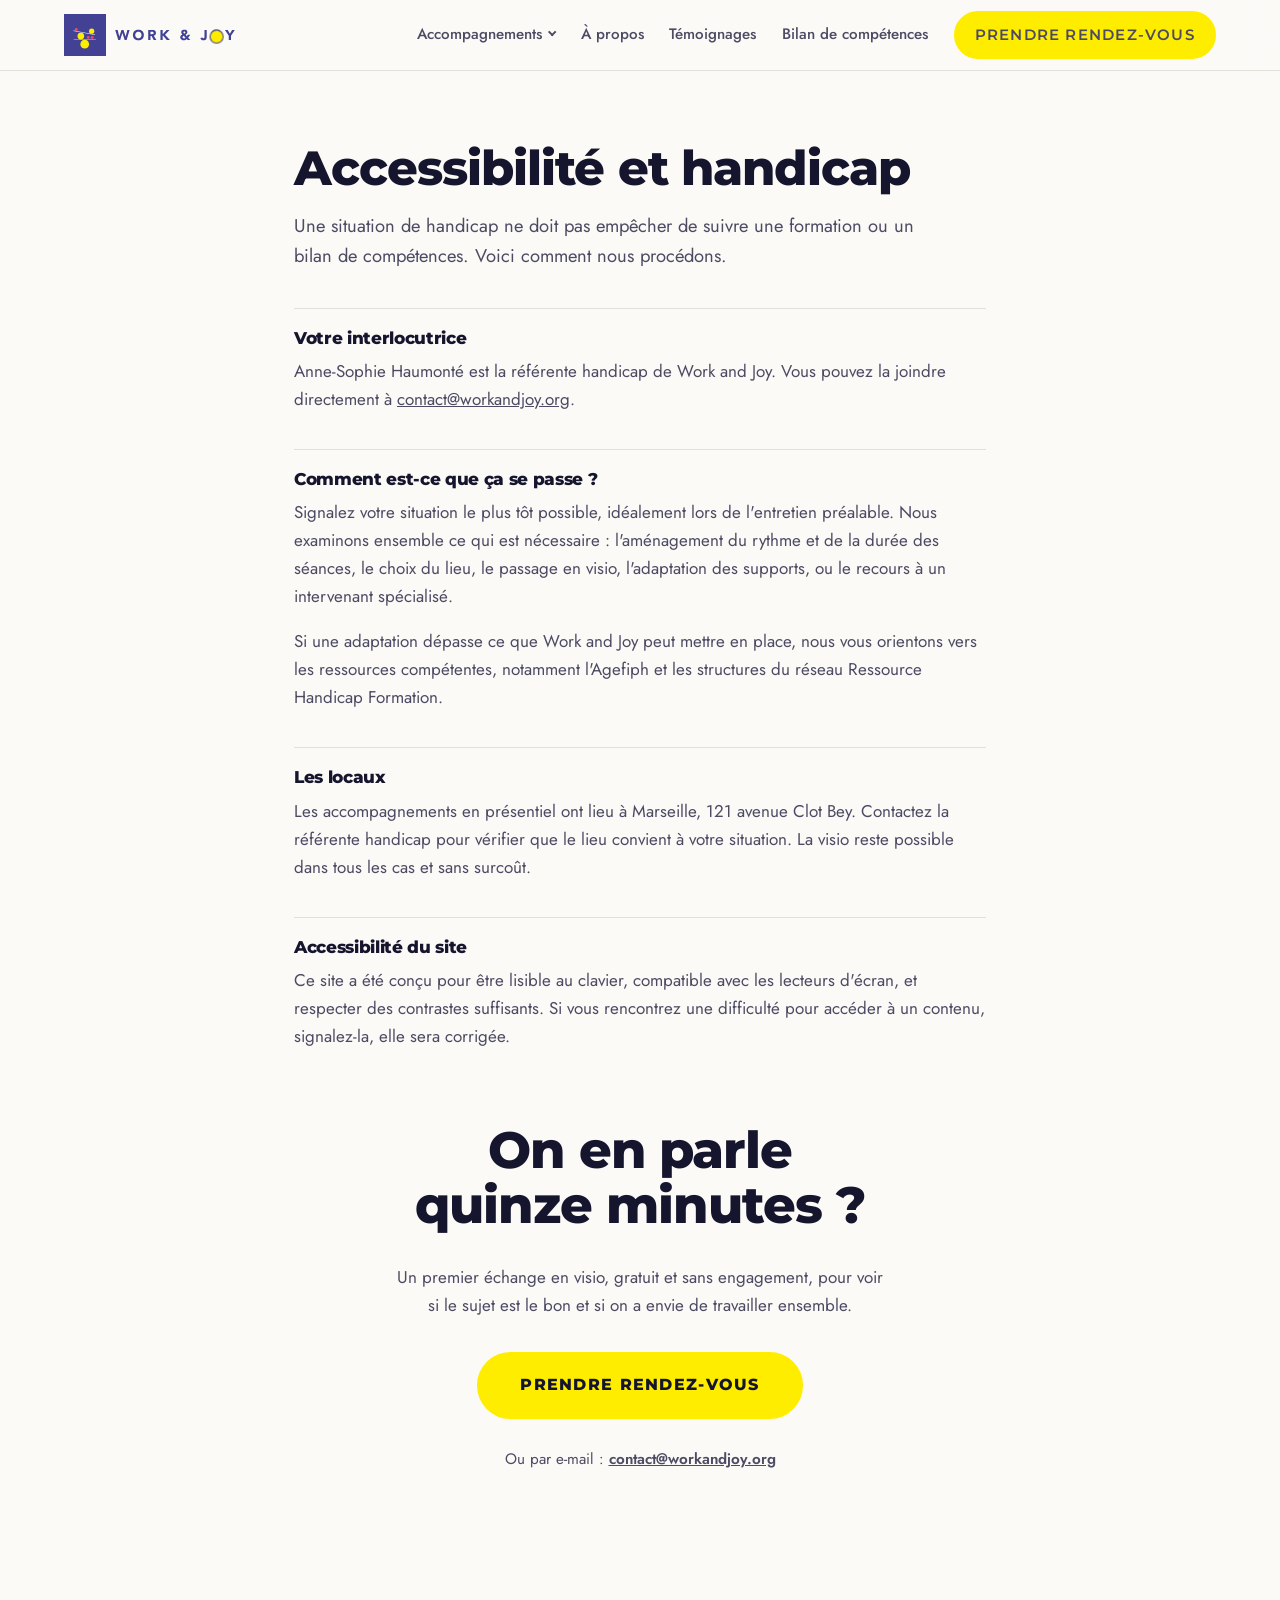
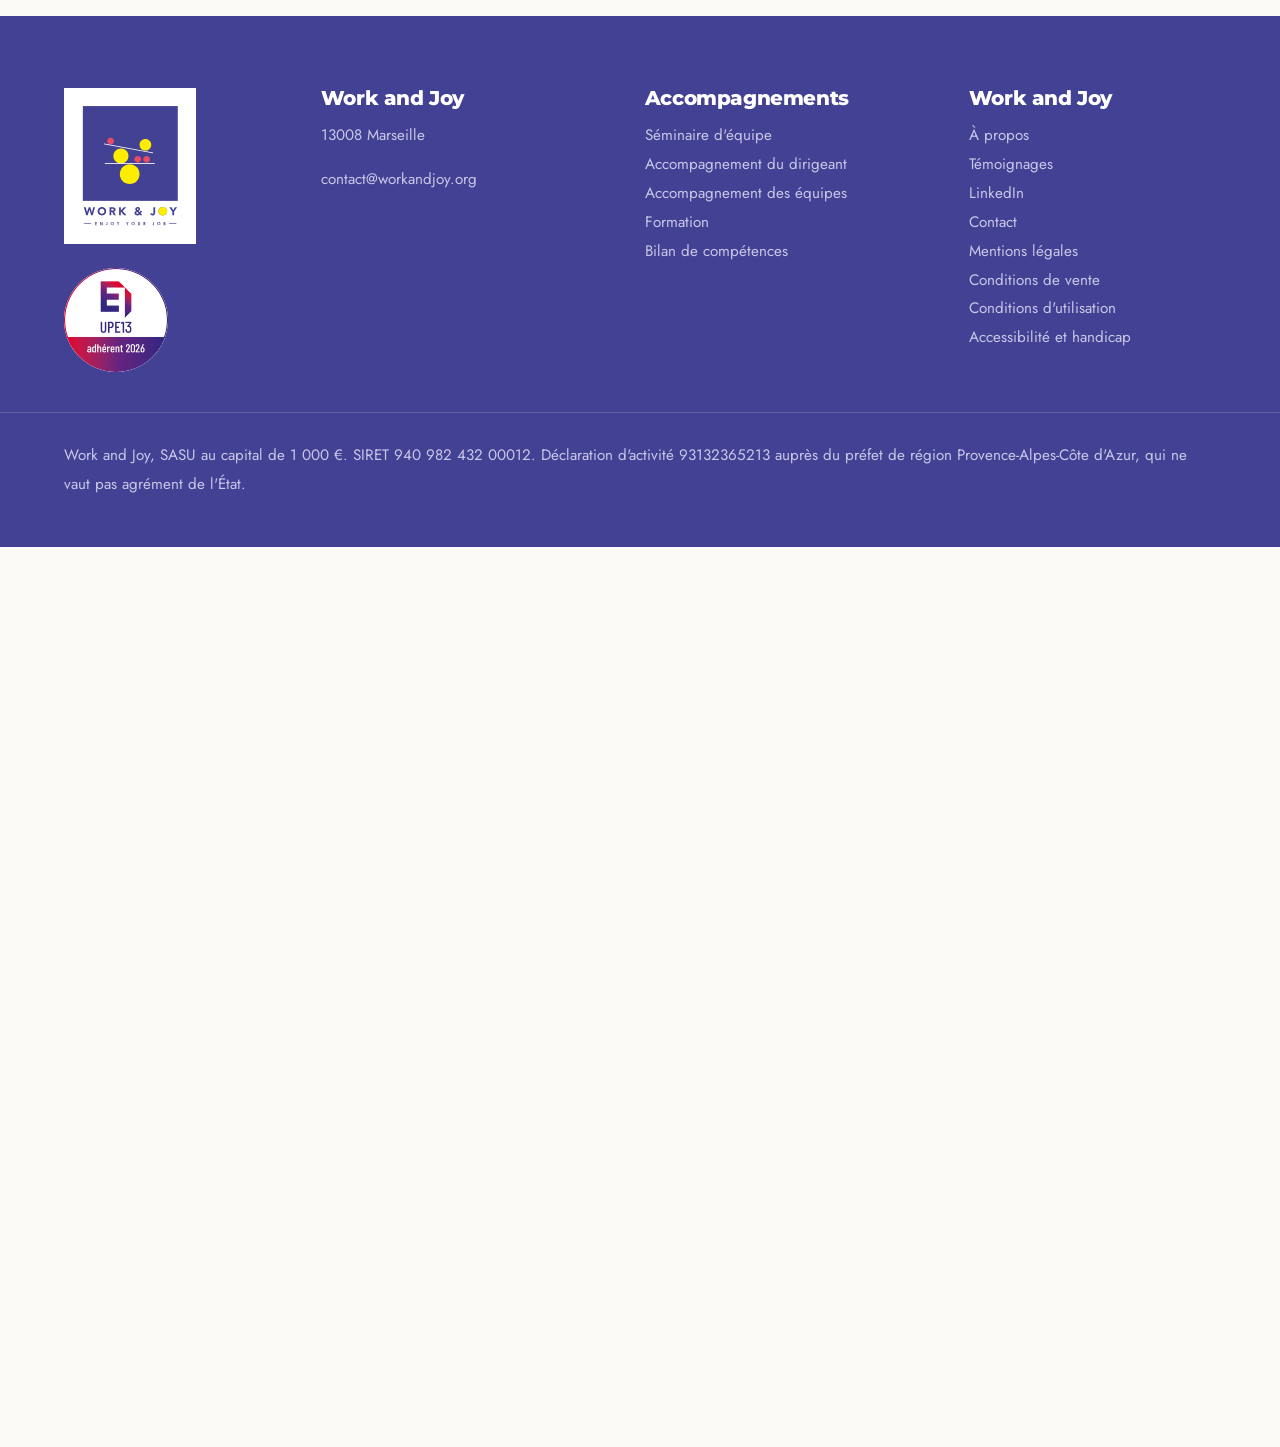
<file: site/accessibilite-et-handicap/index.html>
<!DOCTYPE html>
<html lang="fr">
<head>
<meta charset="utf-8">
<meta name="viewport" content="width=device-width, initial-scale=1">
<title>Accessibilité et handicap | Work and Joy</title>
<meta name="description" content="Référente handicap, adaptations possibles et accessibilité des formations et bilans de compétences de Work and Joy.">
<link rel="canonical" href="https://www.workandjoy.org/accessibilite-et-handicap/">
<link rel="icon" href="../favicon.svg" type="image/svg+xml">
<link rel="icon" href="../favicon.ico" sizes="32x32">
<link rel="apple-touch-icon" href="../apple-touch-icon.png">
<meta property="og:type" content="website">
<meta property="og:site_name" content="Work and Joy">
<meta property="og:locale" content="fr_FR">
<meta property="og:title" content="Accessibilité et handicap | Work and Joy">
<meta property="og:description" content="Référente handicap, adaptations possibles et accessibilité des formations et bilans de compétences de Work and Joy.">
<meta property="og:url" content="https://www.workandjoy.org/accessibilite-et-handicap/">
<meta property="og:image" content="https://www.workandjoy.org/assets/img/og.jpg">
<meta property="og:image:width" content="1200">
<meta property="og:image:height" content="630">
<meta property="og:image:alt" content="Work and Joy, accompagnement des dirigeants et des équipes de PME industrielles et tech">
<meta name="twitter:card" content="summary_large_image">
<link rel="stylesheet" href="../assets/css/style.css">
<link rel="preload" href="../assets/fonts/montserrat-latin-900-normal.woff2" as="font" type="font/woff2" crossorigin>
<link rel="preload" href="../assets/fonts/jost-latin-400-normal.woff2" as="font" type="font/woff2" crossorigin>
<script type="application/ld+json">
{
  "@context": "https://schema.org",
  "@type": "BreadcrumbList",
  "itemListElement": [
    {
      "@type": "ListItem",
      "position": 1,
      "name": "Accueil",
      "item": "https://www.workandjoy.org/"
    },
    {
      "@type": "ListItem",
      "position": 2,
      "name": "Accessibilité et handicap",
      "item": "https://www.workandjoy.org/accessibilite-et-handicap/"
    }
  ]
}
</script>
</head>
<body>

<a class="skip" href="#contenu">Aller au contenu</a>

<header class="nav">
  <div class="nav__in">
    <a class="mark" href="../" aria-label="Work and Joy, accueil">
      <svg class="mark__logo" viewBox="0 0 407 100" aria-hidden="true" focusable="false">
        <g transform="scale(.34472) translate(-14.75 -12.49)">
          <rect x="14.75" y="12.49" width="290.09" height="290.09" fill="#424193"/>
          <circle cx="182.46" cy="175.36" r="10.27" fill="#E94B63"/><circle cx="209.63" cy="175.36" r="10.27" fill="#E94B63"/>
          <circle cx="131.11" cy="165.09" r="23.09" fill="#FFED00"/><circle cx="157.91" cy="220.72" r="30.01" fill="#FFED00"/>
          <rect x="81.95" y="186.85" width="152.54" height="2.53" fill="#fff"/>
          <circle cx="205.85" cy="130.85" r="17.95" fill="#FFED00"/><circle cx="99.45" cy="119.75" r="10.27" fill="#E94B63"/>
          <rect x="152.93" y="65.69" width="2.53" height="152.54" fill="#fff" transform="matrix(.1822 -.9833 .9833 .1822 -13.4766 267.7142)"/>
        </g>
        <g transform="translate(104.1 -284.3)">
          <path fill="currentColor" d="M288.16,346.36h5.32v-10.29l9.06-13.83h-6.3l-5.42,9.03l-5.11-9.03h-6.61l9.06,13.83V346.36z M251.82,331.2 c0.35-0.95,0.86-1.78,1.52-2.47c0.66-0.69,1.45-1.23,2.37-1.62c0.92-0.39,1.95-0.58,3.08-0.58s2.16,0.19,3.08,0.58 c0.92,0.39,1.71,0.93,2.37,1.62c0.66,0.69,1.16,1.52,1.52,2.47c0.35,0.95,0.53,1.99,0.53,3.1c0,1.14-0.18,2.17-0.53,3.12 c-0.35,0.94-0.86,1.76-1.52,2.45c-0.66,0.69-1.45,1.23-2.37,1.62c-0.92,0.39-1.95,0.58-3.08,0.58s-2.16-0.19-3.08-0.58 c-0.92-0.39-1.71-0.93-2.37-1.62c-0.66-0.69-1.16-1.51-1.52-2.45c-0.35-0.94-0.53-1.98-0.53-3.12 C251.3,333.19,251.47,332.16,251.82,331.2 M246.75,339.55c0.65,1.57,1.55,2.9,2.71,4c1.16,1.1,2.53,1.95,4.12,2.54 c1.59,0.59,3.33,0.89,5.21,0.89s3.62-0.3,5.21-0.89c1.59-0.59,2.96-1.44,4.12-2.54c1.16-1.1,2.06-2.44,2.71-4 c0.65-1.57,0.97-3.32,0.97-5.25s-0.32-3.68-0.97-5.25c-0.65-1.57-1.55-2.9-2.71-4c-1.16-1.1-2.53-1.95-4.12-2.54 c-1.59-0.59-3.33-0.89-5.21-0.89s-3.62,0.3-5.21,0.89c-1.59,0.59-2.96,1.44-4.12,2.54s-2.06,2.44-2.71,4 c-0.65,1.57-0.97,3.32-0.97,5.25S246.1,337.98,246.75,339.55 M235.69,322.24h-5.32v15.47c0,0.45-0.02,0.95-0.05,1.48 c-0.03,0.53-0.13,1.03-0.29,1.48c-0.16,0.45-0.41,0.83-0.75,1.14s-0.82,0.46-1.43,0.46c-0.59,0-1.12-0.2-1.58-0.61 c-0.47-0.41-0.73-0.91-0.8-1.5l-4.87,1.19c0.39,1.93,1.24,3.35,2.56,4.26c1.32,0.91,2.93,1.36,4.84,1.36 c1.64,0,2.96-0.24,3.97-0.73c1.01-0.49,1.79-1.14,2.33-1.94c0.55-0.81,0.91-1.73,1.11-2.78c0.19-1.04,0.29-2.12,0.29-3.24V322.24z M185.16,340.71c-0.57,0.5-1.14,0.92-1.72,1.26c-0.58,0.34-1.27,0.51-2.06,0.51c-0.41,0-0.81-0.07-1.21-0.22 c-0.4-0.15-0.74-0.35-1.04-0.6c-0.3-0.25-0.53-0.56-0.72-0.92s-0.27-0.77-0.27-1.23s0.08-0.85,0.24-1.19 c0.16-0.34,0.37-0.64,0.63-0.9c0.26-0.26,0.56-0.5,0.89-0.72c0.33-0.22,0.66-0.43,1.01-0.63L185.16,340.71z M184.23,326.28 c0.47,0.37,0.7,0.91,0.7,1.62c0,0.34-0.09,0.66-0.27,0.97s-0.41,0.59-0.68,0.85c-0.27,0.26-0.57,0.5-0.89,0.72 c-0.32,0.22-0.61,0.4-0.89,0.56c-0.2-0.18-0.43-0.39-0.66-0.61c-0.24-0.23-0.45-0.47-0.65-0.73c-0.19-0.26-0.36-0.53-0.49-0.82 c-0.14-0.28-0.2-0.57-0.2-0.87c0-0.68,0.23-1.23,0.68-1.64c0.45-0.41,1.01-0.61,1.67-0.61C183.2,325.72,183.76,325.9,184.23,326.28 M196.54,333.93h-5.93l-2.35,3.2l-3.1-3.3c0.61-0.32,1.19-0.69,1.72-1.11c0.53-0.42,1.01-0.9,1.41-1.43s0.73-1.11,0.97-1.72 c0.24-0.61,0.36-1.28,0.36-2.01c0-1.02-0.19-1.9-0.58-2.64c-0.39-0.74-0.9-1.35-1.55-1.84c-0.65-0.49-1.39-0.85-2.23-1.09 c-0.84-0.24-1.73-0.36-2.66-0.36c-0.95,0-1.89,0.11-2.79,0.34c-0.91,0.23-1.71,0.59-2.42,1.09c-0.7,0.5-1.27,1.14-1.69,1.91 c-0.42,0.77-0.63,1.7-0.63,2.79c0,0.59,0.06,1.12,0.19,1.6c0.12,0.48,0.31,0.93,0.55,1.36c0.24,0.43,0.52,0.84,0.85,1.23 s0.69,0.8,1.07,1.23c-0.73,0.25-1.4,0.58-2.01,1.01c-0.61,0.42-1.15,0.91-1.62,1.48c-0.47,0.57-0.83,1.2-1.09,1.89 c-0.26,0.69-0.39,1.43-0.39,2.2c0,1.2,0.24,2.26,0.72,3.17s1.12,1.66,1.93,2.27c0.81,0.6,1.72,1.05,2.74,1.35 c1.02,0.3,2.08,0.44,3.17,0.44c1.43,0,2.72-0.23,3.87-0.68c1.15-0.45,2.22-1.19,3.22-2.21l2.01,2.28h6.58l-5.38-5.69L196.54,333.93 z M125.54,346.36h5.32v-11.45l9.81,11.45h7.43l-11.65-12.91l10.73-11.21h-6.95l-9.37,10.02v-10.02h-5.32V346.36z M101.76,326.74 h3.48c0.48,0,0.97,0.03,1.47,0.1c0.5,0.07,0.94,0.2,1.33,0.39c0.39,0.19,0.7,0.47,0.95,0.83c0.25,0.36,0.37,0.85,0.37,1.47 c0,0.66-0.14,1.17-0.43,1.53c-0.29,0.36-0.64,0.63-1.07,0.8c-0.43,0.17-0.92,0.27-1.45,0.31c-0.53,0.03-1.04,0.05-1.52,0.05h-3.13 V326.74z M96.44,346.36h5.32v-9.64h2.62l5.04,9.64h6.37l-6.13-10.19c1.7-0.32,3-1.07,3.88-2.27c0.89-1.19,1.33-2.64,1.33-4.34 c0-1.41-0.24-2.58-0.73-3.53c-0.49-0.94-1.15-1.69-1.98-2.25c-0.83-0.56-1.79-0.95-2.9-1.19c-1.1-0.24-2.27-0.36-3.49-0.36h-9.34 V346.36z M66.03,331.2c0.35-0.95,0.86-1.78,1.52-2.47c0.66-0.69,1.45-1.23,2.37-1.62c0.92-0.39,1.95-0.58,3.08-0.58 c1.14,0,2.16,0.19,3.08,0.58c0.92,0.39,1.71,0.93,2.37,1.62c0.66,0.69,1.16,1.52,1.52,2.47c0.35,0.95,0.53,1.99,0.53,3.1 c0,1.14-0.18,2.17-0.53,3.12c-0.35,0.94-0.86,1.76-1.52,2.45c-0.66,0.69-1.45,1.23-2.37,1.62c-0.92,0.39-1.95,0.58-3.08,0.58 c-1.14,0-2.16-0.19-3.08-0.58c-0.92-0.39-1.71-0.93-2.37-1.62c-0.66-0.69-1.16-1.51-1.52-2.45s-0.53-1.98-0.53-3.12 C65.51,333.19,65.68,332.16,66.03,331.2 M60.96,339.55c0.65,1.57,1.55,2.9,2.71,4c1.16,1.1,2.53,1.95,4.12,2.54 c1.59,0.59,3.33,0.89,5.21,0.89s3.62-0.3,5.21-0.89s2.96-1.44,4.12-2.54c1.16-1.1,2.06-2.44,2.71-4s0.97-3.32,0.97-5.25 s-0.32-3.68-0.97-5.25c-0.65-1.57-1.55-2.9-2.71-4s-2.53-1.95-4.12-2.54s-3.33-0.89-5.21-0.89s-3.62,0.3-5.21,0.89 c-1.59,0.59-2.96,1.44-4.12,2.54c-1.16,1.1-2.06,2.44-2.71,4c-0.65,1.57-0.97,3.32-0.97,5.25S60.31,337.98,60.96,339.55 M25.03,346.36h4.57l5.32-16.7h0.07l5.32,16.7h4.74l7.05-24.12H46.7l-4.05,15.88h-0.07l-5.01-15.88h-4.94l-5.04,15.47h-0.07 l-3.85-15.47h-5.79L25.03,346.36z"/>
          <circle class="mark__o" cx="259" cy="334.6" r="13.5"/>
        </g>
      </svg>
    </a>
    <input type="checkbox" id="menu" class="nav__toggle">
    <label for="menu" class="nav__burger" aria-hidden="true"><span></span><span></span><span></span></label>
    <nav class="nav__links">
      <details class="drop">
        <summary>Accompagnements</summary>
        <div class="drop__panel">
          <a href="../seminaire-equipe/">Séminaire d'équipe<span>à partir d’une demi-journée, 2 000 € HT</span></a>
          <a href="../accompagnement-dirigeant/">Accompagnement du dirigeant<span>séances régulières, à partir de 3 mois</span></a>
          <a href="../accompagnement-equipes/">Accompagnement des équipes<span>3 à 4 sessions sur 4 à 6 mois</span></a>
          <a href="../formation-management/">Formation management<span>1 à 2 jours, sur mesure</span></a>
        </div>
      </details>
      <a href="../a-propos/">À propos</a>
      <a href="../temoignages/">Témoignages</a>
      <a href="../bilan-de-competences/">Bilan de compétences</a>
      <a class="btn btn--sm" href="#contact">Prendre rendez-vous</a>
    </nav>
  </div>
</header>
<script>addEventListener("click",function(e){document.querySelectorAll("nav details[open]").forEach(function(d){if(!d.contains(e.target))d.open=false})})</script>

<main id="contenu">

  <section class="legal">
    <h1>Accessibilité et handicap</h1>

    <p class="legal__intro">Une situation de handicap ne doit pas empêcher de suivre une formation ou un bilan de compétences. Voici comment nous procédons.</p>

    <h2>Votre interlocutrice</h2>
    <p>Anne-Sophie Haumonté est la référente handicap de Work and Joy. Vous pouvez la joindre directement à <a href="mailto:contact@workandjoy.org">contact@workandjoy.org</a>.</p>

    <h2>Comment est-ce que ça se passe ?</h2>
    <p>Signalez votre situation le plus tôt possible, idéalement lors de l'entretien préalable. Nous examinons ensemble ce qui est nécessaire : l'aménagement du rythme et de la durée des séances, le choix du lieu, le passage en visio, l'adaptation des supports, ou le recours à un intervenant spécialisé.</p>
    <p>Si une adaptation dépasse ce que Work and Joy peut mettre en place, nous vous orientons vers les ressources compétentes, notamment l'Agefiph et les structures du réseau Ressource Handicap Formation.</p>

    <h2>Les locaux</h2>
    <!-- À COMPLÉTER : décrire précisément l'accessibilité du 121 avenue Clot Bey, marches, ascenseur, sanitaires. -->
    <p>Les accompagnements en présentiel ont lieu à Marseille, 121 avenue Clot Bey. Contactez la référente handicap pour vérifier que le lieu convient à votre situation. La visio reste possible dans tous les cas et sans surcoût.</p>

    <h2>Accessibilité du site</h2>
    <p>Ce site a été conçu pour être lisible au clavier, compatible avec les lecteurs d'écran, et respecter des contrastes suffisants. Si vous rencontrez une difficulté pour accéder à un contenu, signalez-la, elle sera corrigée.</p>
  </section>

  <section class="final" id="contact">
    <h2>On en parle quinze minutes ?</h2>
    <p>Un premier échange en visio, gratuit et sans engagement, pour voir si le sujet est le bon et si on a envie de travailler ensemble.</p>
    <a class="btn btn--lg" href="https://bookings.cloud.microsoft/bookwithme/user/a25ae09279404c6988d7f9df4378557e@workandjoy.org/meetingtype/o_2nV1khmUG8mVr6vYahlA2?anonymous&amp;ismsaljsauthenabled&amp;ep=mcard">Prendre rendez-vous</a>
    <p class="final__alt">Ou par e-mail : <a href="mailto:contact@workandjoy.org">contact@workandjoy.org</a></p>
  </section>

</main>

<footer class="foot">
  <div class="foot__in">
    <div class="foot__brand">
      <img class="foot__logo" src="../assets/img/logo.svg" width="160" height="197" alt="Work and Joy" loading="lazy">
      <img class="foot__upe13" src="../assets/img/upe13-adherent-2026.png" width="200" height="200" alt="UPE13, adhérent 2026" loading="lazy">
    </div>
    <div class="foot__col">
      <h3>Work and Joy</h3>
      <p>13008 Marseille</p>
      <p><a href="mailto:contact@workandjoy.org">contact@workandjoy.org</a></p>
    </div>
    <div class="foot__col">
      <h3>Accompagnements</h3>
      <p>
        <a href="../seminaire-equipe/">Séminaire d'équipe</a><br>
        <a href="../accompagnement-dirigeant/">Accompagnement du dirigeant</a><br>
        <a href="../accompagnement-equipes/">Accompagnement des équipes</a><br>
        <a href="../formation-management/">Formation</a><br>
        <a href="../bilan-de-competences/">Bilan de compétences</a>
      </p>
    </div>
    <div class="foot__col">
      <h3>Work and Joy</h3>
      <p>
        <a href="../a-propos/">À propos</a><br>
        <a href="../temoignages/">Témoignages</a><br>
        <a href="https://www.linkedin.com/in/haumonte">LinkedIn</a><br>
        <a href="../contact/">Contact</a><br>
        <a href="../mentions-legales/">Mentions légales</a><br>
        <a href="../cgv/">Conditions de vente</a><br>
        <a href="../cgu/">Conditions d'utilisation</a><br>
        <a href="../accessibilite-et-handicap/">Accessibilité et handicap</a>
      </p>
    </div>
  </div>
  <p class="foot__legal">Work and Joy, SASU au capital de 1 000 €. SIRET 940 982 432 00012. Déclaration d'activité 93132365213 auprès du préfet de région Provence-Alpes-Côte d'Azur, qui ne vaut pas agrément de l'État.</p>
</footer>

<script defer src="../assets/js/scene.js"></script>
</body>
</html>
</file>
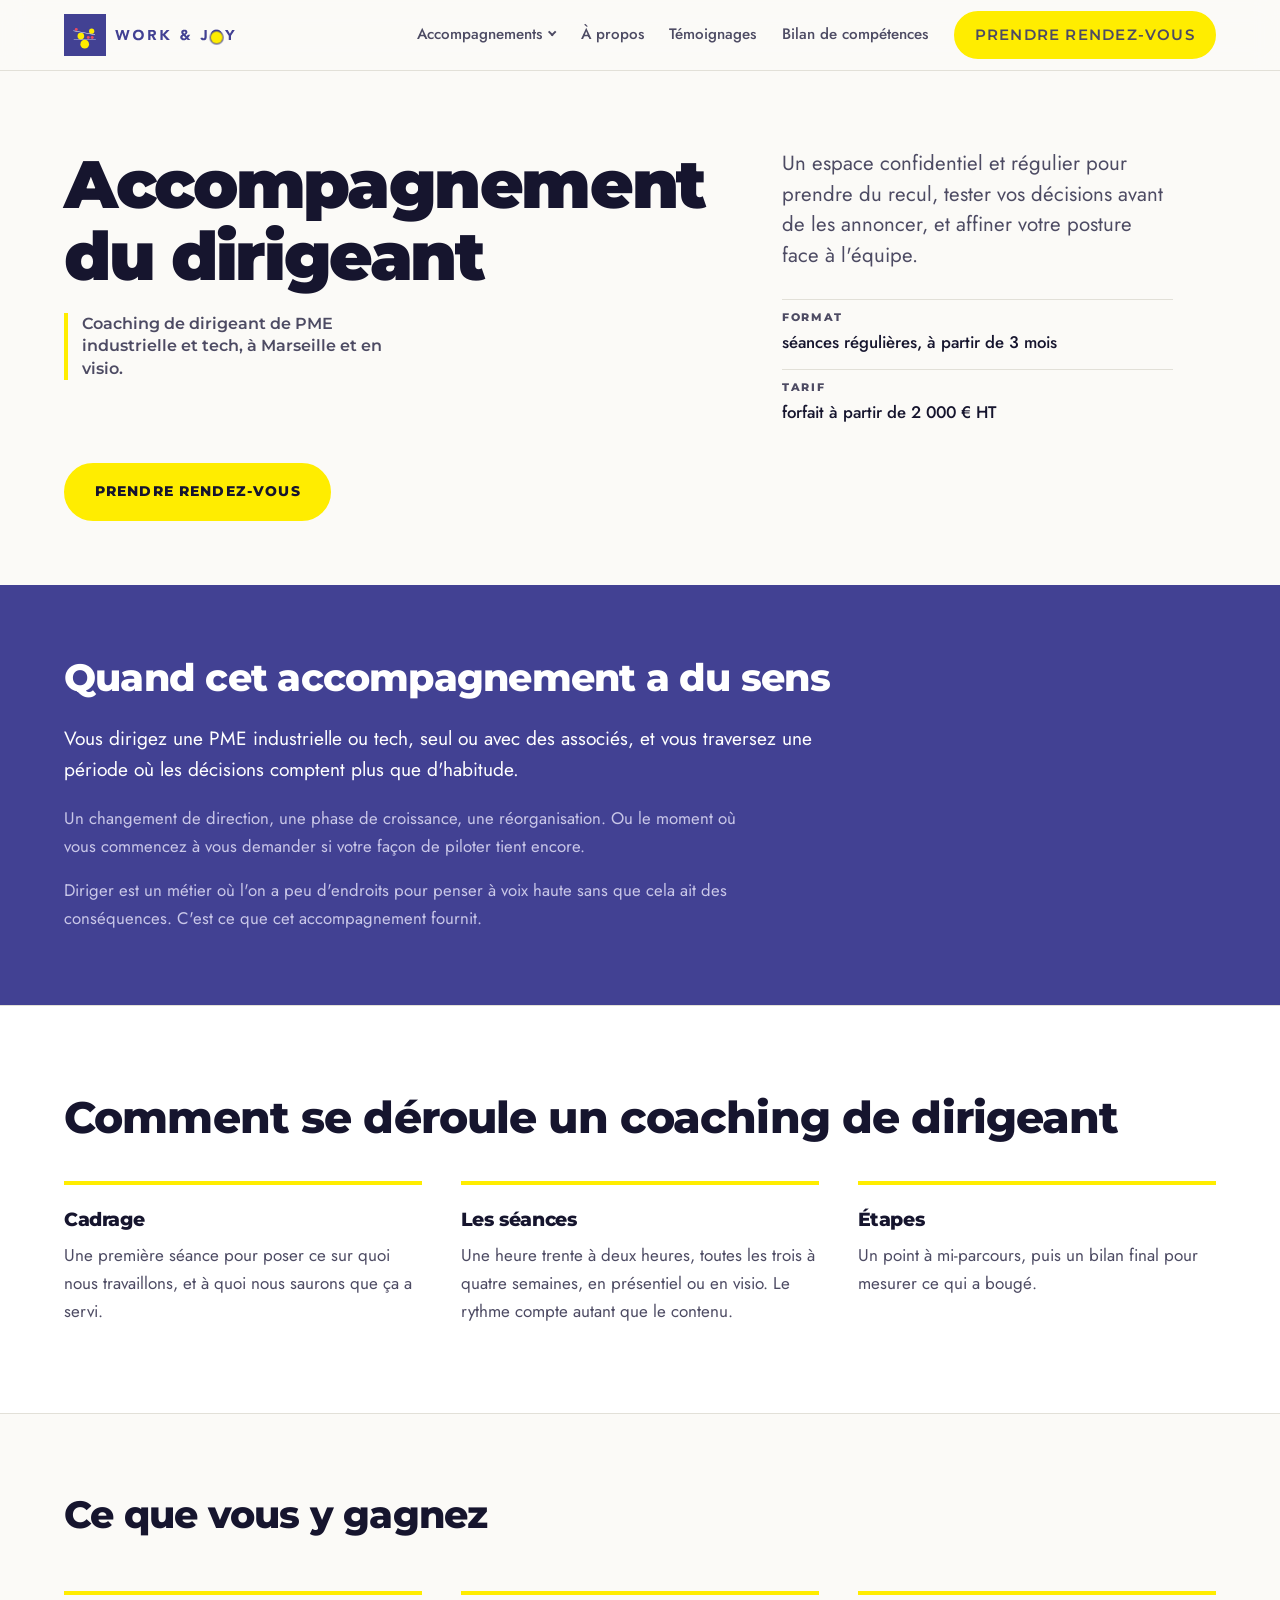
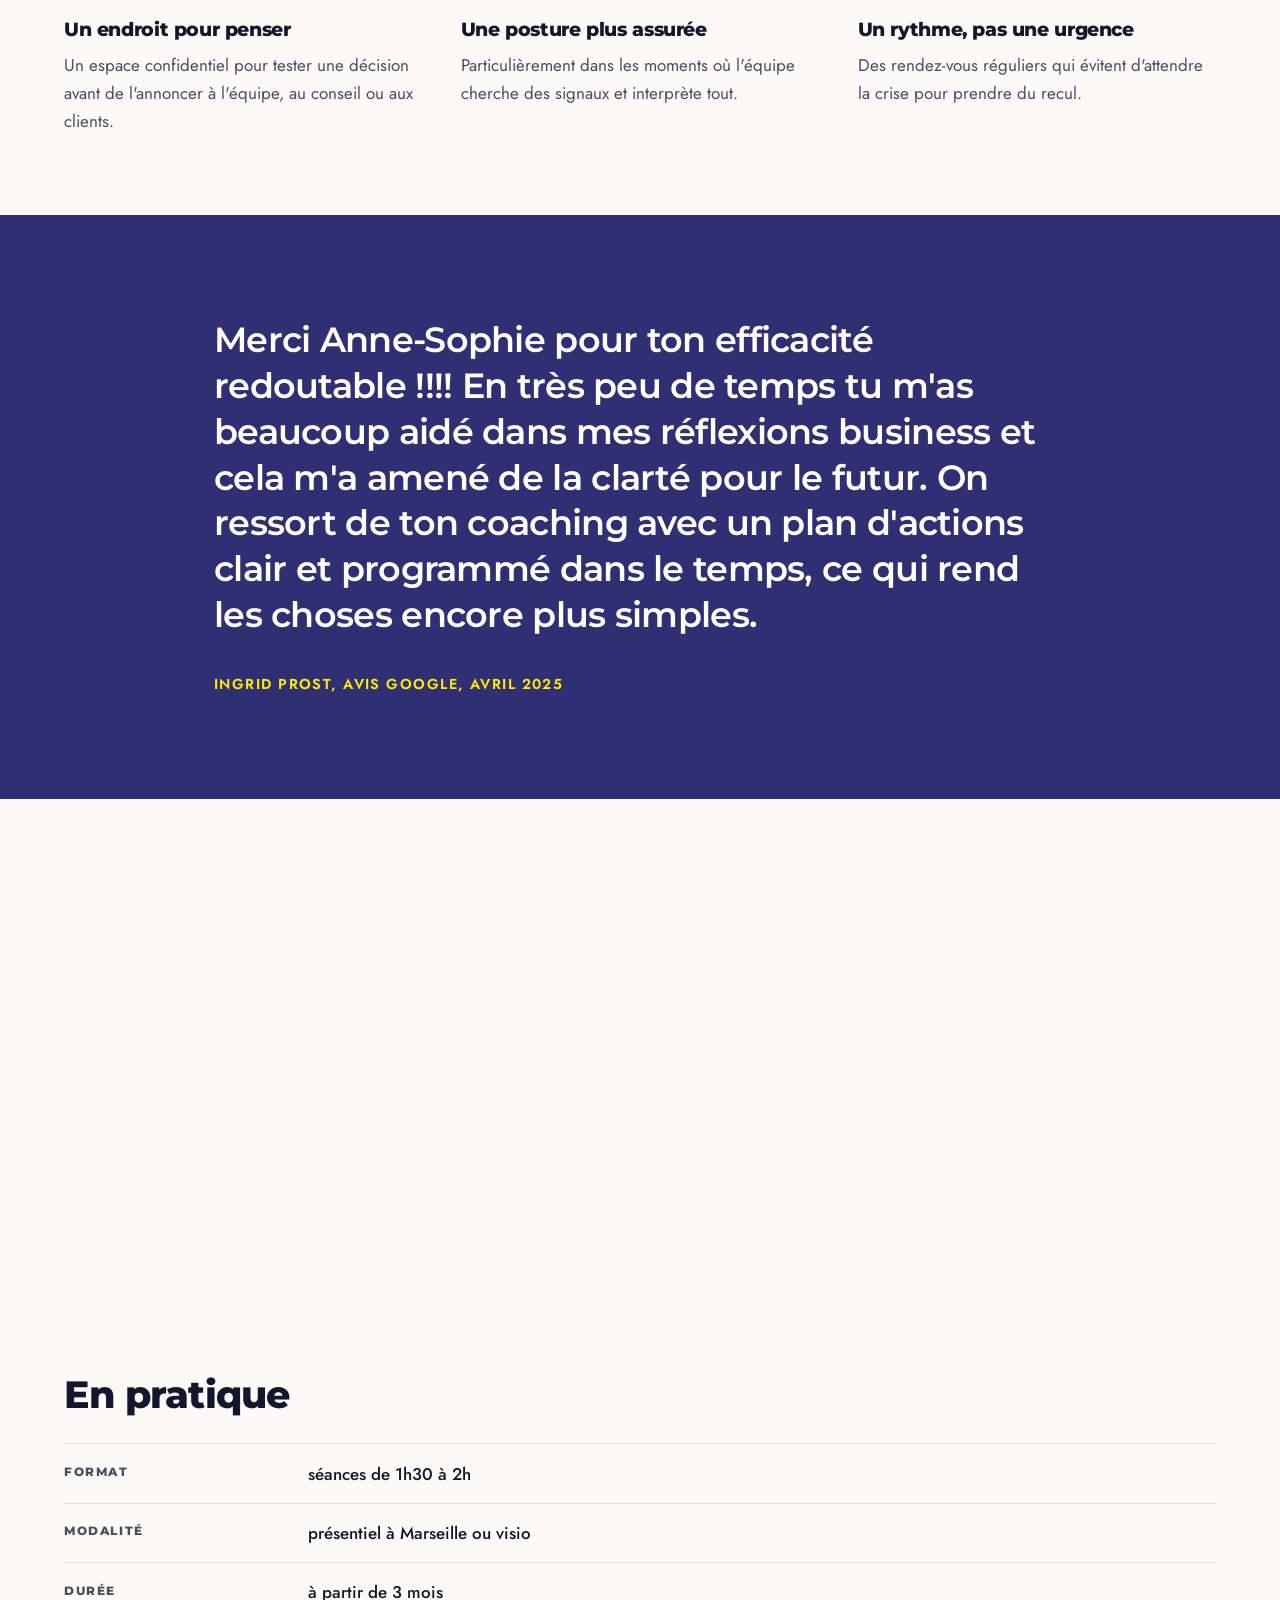
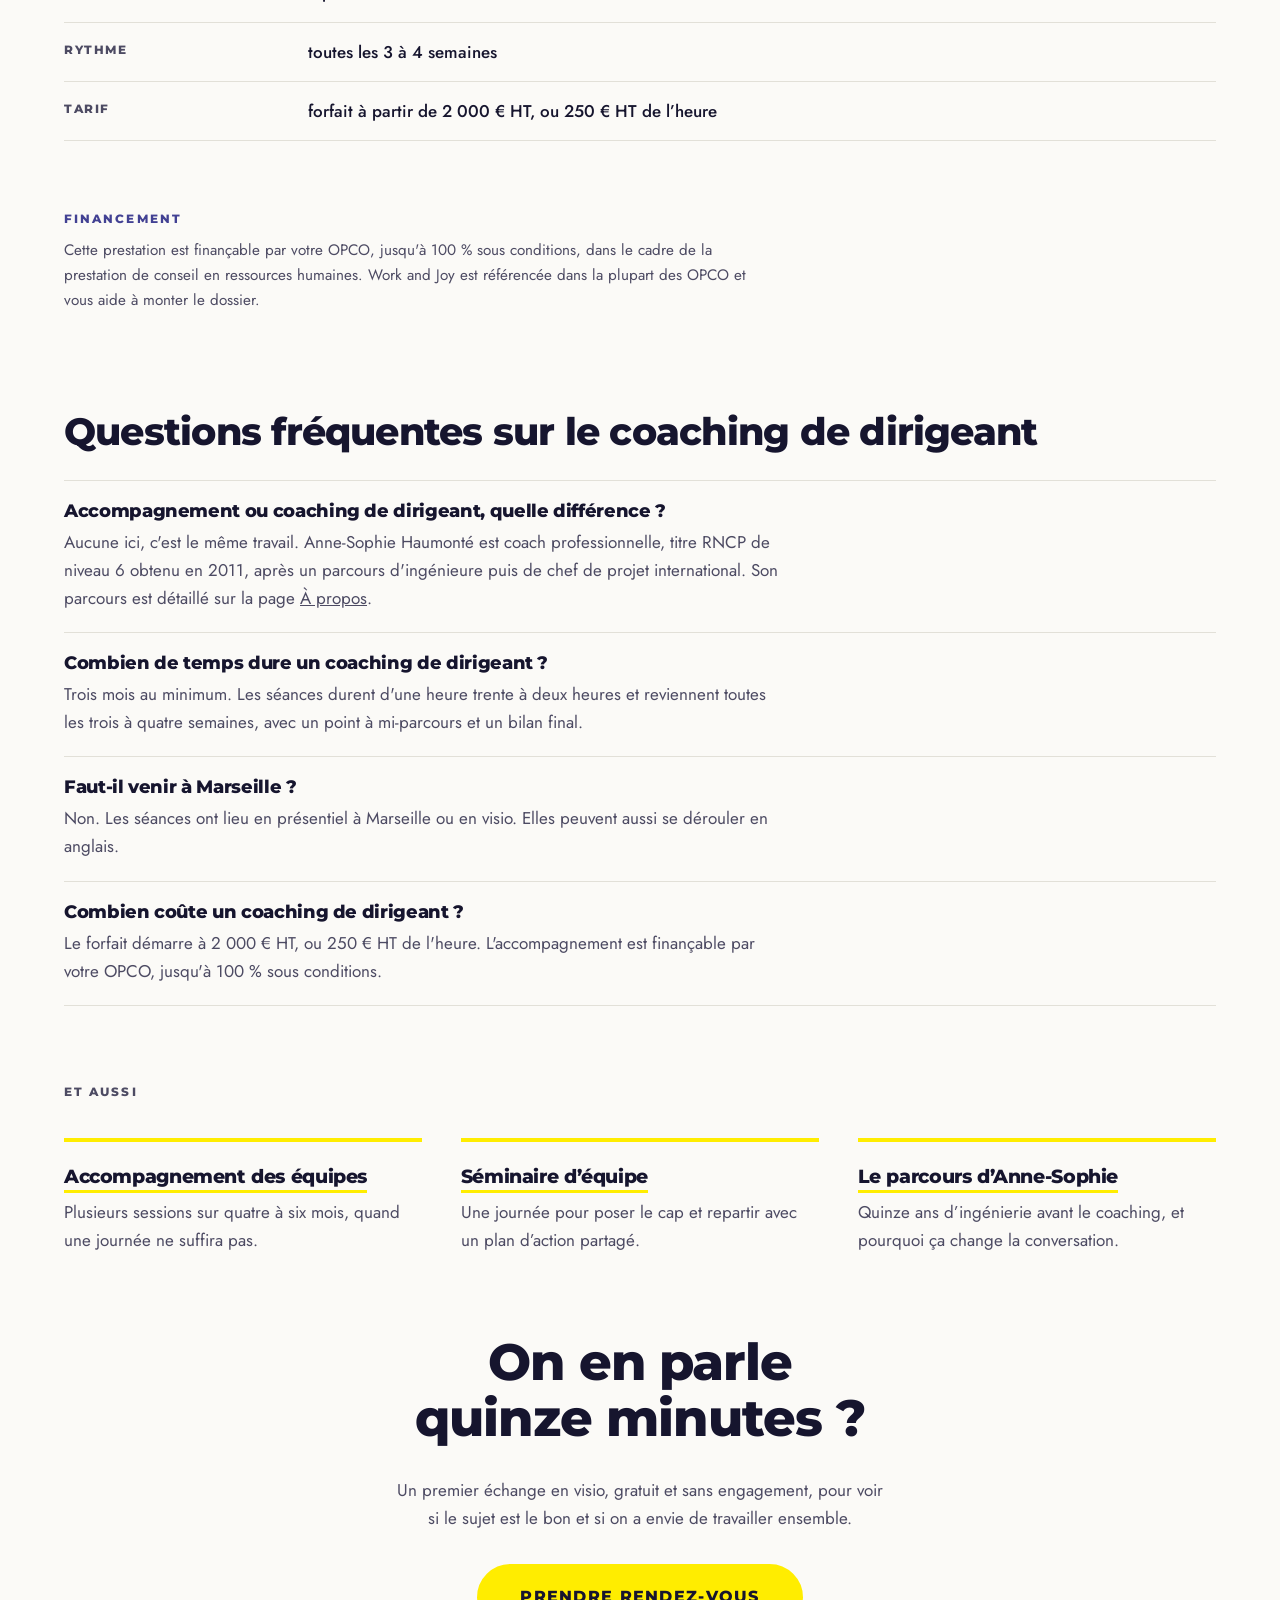
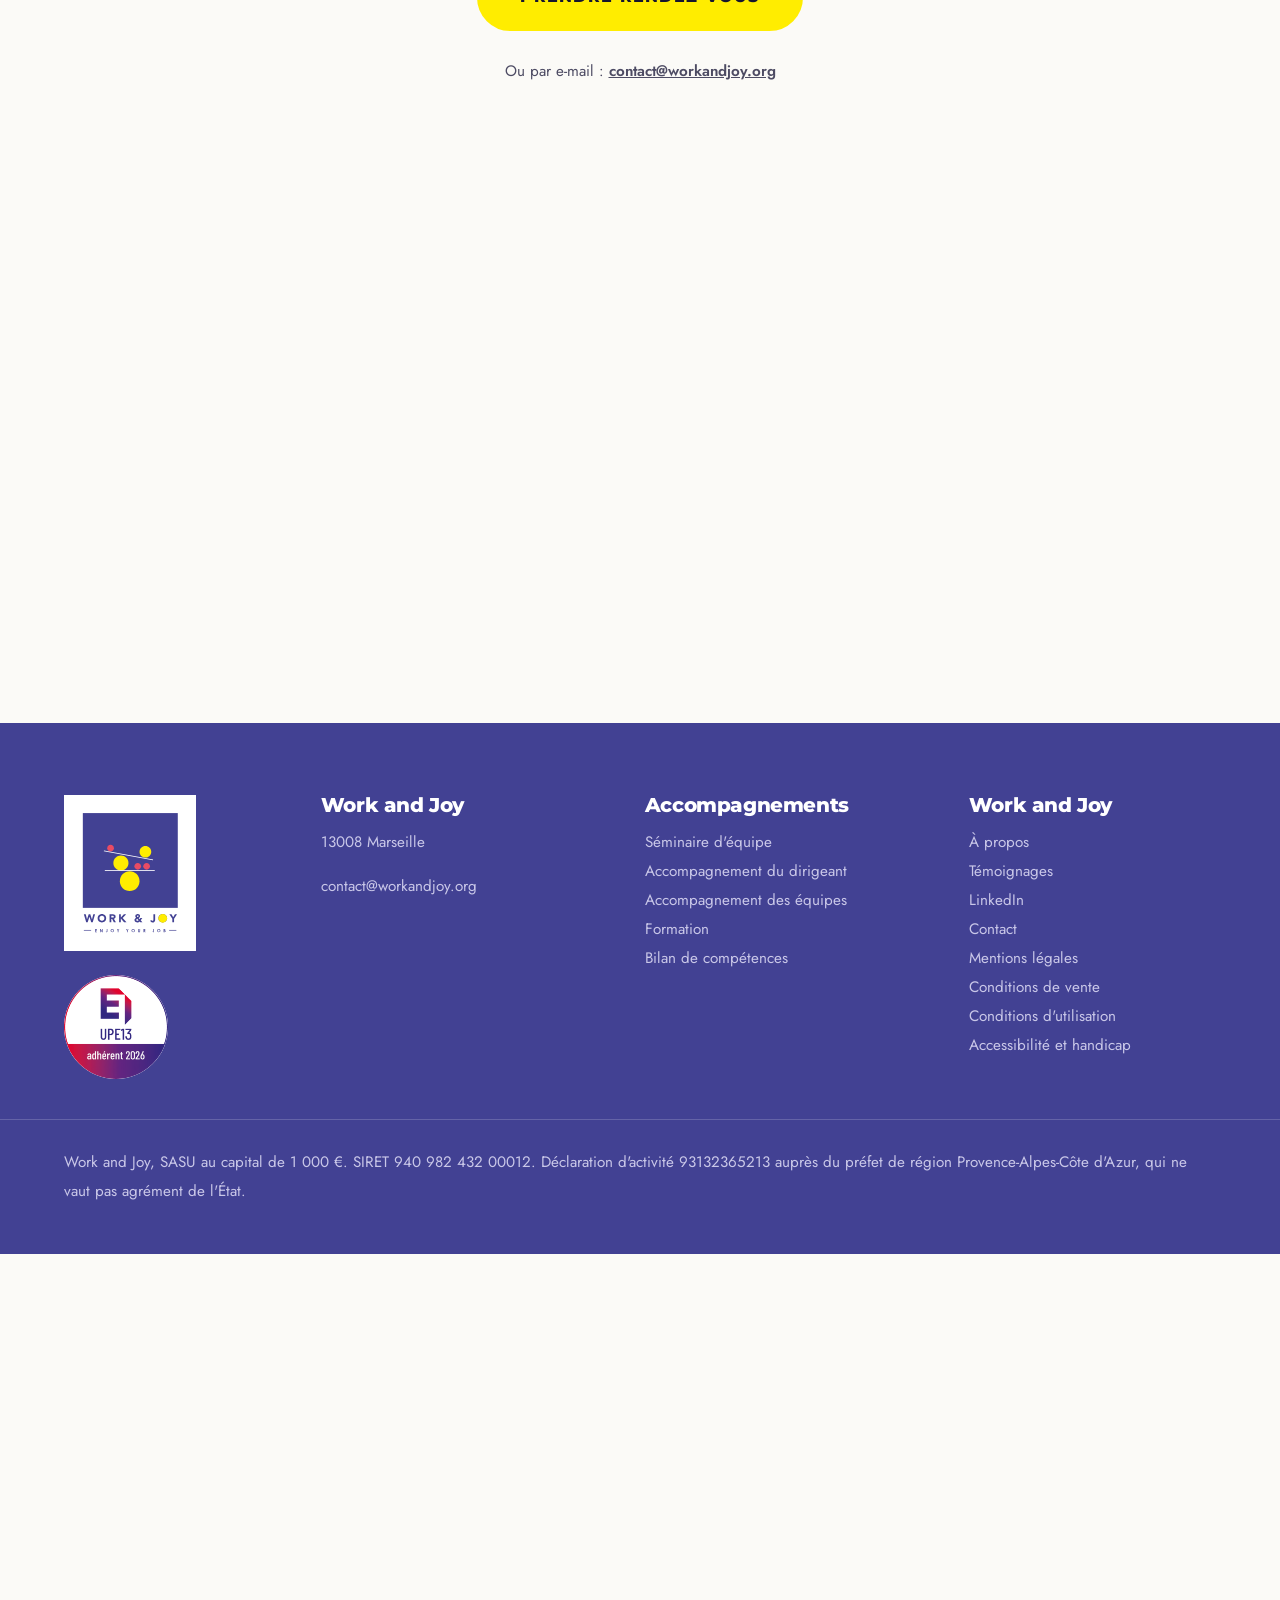
<file: site/accompagnement-dirigeant/index.html>
<!DOCTYPE html>
<html lang="fr">
<head>
<meta charset="utf-8">
<meta name="viewport" content="width=device-width, initial-scale=1">
<title>Coaching de dirigeant de PME à Marseille | Work and Joy</title>
<meta name="description" content="Coaching de dirigeant de PME, à Marseille ou en visio. Un espace de recul régulier pour clarifier vos décisions. Forfait à partir de 2 000 € HT.">
<link rel="canonical" href="https://www.workandjoy.org/accompagnement-dirigeant/">
<link rel="icon" href="../favicon.svg" type="image/svg+xml">
<link rel="icon" href="../favicon.ico" sizes="32x32">
<link rel="apple-touch-icon" href="../apple-touch-icon.png">
<meta property="og:type" content="website">
<meta property="og:site_name" content="Work and Joy">
<meta property="og:locale" content="fr_FR">
<meta property="og:title" content="Coaching de dirigeant de PME à Marseille | Work and Joy">
<meta property="og:description" content="Coaching de dirigeant de PME, à Marseille ou en visio. Un espace de recul régulier pour clarifier vos décisions. Forfait à partir de 2 000 € HT.">
<meta property="og:url" content="https://www.workandjoy.org/accompagnement-dirigeant/">
<meta property="og:image" content="https://www.workandjoy.org/assets/img/og.jpg">
<meta property="og:image:width" content="1200">
<meta property="og:image:height" content="630">
<meta property="og:image:alt" content="Work and Joy, accompagnement des dirigeants et des équipes de PME industrielles et tech">
<meta name="twitter:card" content="summary_large_image">
<link rel="stylesheet" href="../assets/css/style.css">
<link rel="preload" href="../assets/fonts/montserrat-latin-900-normal.woff2" as="font" type="font/woff2" crossorigin>
<link rel="preload" href="../assets/fonts/jost-latin-400-normal.woff2" as="font" type="font/woff2" crossorigin>
<script type="application/ld+json">
{
 "@context": "https://schema.org",
 "@type": "Service",
 "name": "Accompagnement du dirigeant",
 "serviceType": "Accompagnement du dirigeant",
 "description": "Des séances régulières d'une heure trente à deux heures, sur trois mois minimum, pour clarifier les décisions stratégiques et affiner la posture de dirigeant.",
 "url": "https://www.workandjoy.org/accompagnement-dirigeant/",
 "provider": {
  "@type": "ProfessionalService",
  "name": "Work and Joy",
  "url": "https://www.workandjoy.org/"
 },
 "areaServed": [
  {
   "@type": "AdministrativeArea",
   "name": "Provence-Alpes-Côte d'Azur"
  },
  {
   "@type": "City",
   "name": "Lyon"
  },
  {
   "@type": "City",
   "name": "Paris"
  }
 ],
 "availableLanguage": [
  "fr",
  "en"
 ],
 "offers": {
  "@type": "Offer",
  "priceCurrency": "EUR",
  "priceSpecification": {
   "@type": "PriceSpecification",
   "priceCurrency": "EUR",
   "valueAddedTaxIncluded": false,
   "minPrice": "2000",
   "maxPrice": "5000"
  }
 }
}
</script>
<script type="application/ld+json">
{
  "@context": "https://schema.org",
  "@type": "BreadcrumbList",
  "itemListElement": [
    {
      "@type": "ListItem",
      "position": 1,
      "name": "Accueil",
      "item": "https://www.workandjoy.org/"
    },
    {
      "@type": "ListItem",
      "position": 2,
      "name": "Accompagnement du dirigeant",
      "item": "https://www.workandjoy.org/accompagnement-dirigeant/"
    }
  ]
}
</script>
</head>
<body>

<a class="skip" href="#contenu">Aller au contenu</a>

<header class="nav">
  <div class="nav__in">
    <a class="mark" href="../" aria-label="Work and Joy, accueil">
      <svg class="mark__logo" viewBox="0 0 407 100" aria-hidden="true" focusable="false">
        <g transform="scale(.34472) translate(-14.75 -12.49)">
          <rect x="14.75" y="12.49" width="290.09" height="290.09" fill="#424193"/>
          <circle cx="182.46" cy="175.36" r="10.27" fill="#E94B63"/><circle cx="209.63" cy="175.36" r="10.27" fill="#E94B63"/>
          <circle cx="131.11" cy="165.09" r="23.09" fill="#FFED00"/><circle cx="157.91" cy="220.72" r="30.01" fill="#FFED00"/>
          <rect x="81.95" y="186.85" width="152.54" height="2.53" fill="#fff"/>
          <circle cx="205.85" cy="130.85" r="17.95" fill="#FFED00"/><circle cx="99.45" cy="119.75" r="10.27" fill="#E94B63"/>
          <rect x="152.93" y="65.69" width="2.53" height="152.54" fill="#fff" transform="matrix(.1822 -.9833 .9833 .1822 -13.4766 267.7142)"/>
        </g>
        <g transform="translate(104.1 -284.3)">
          <path fill="currentColor" d="M288.16,346.36h5.32v-10.29l9.06-13.83h-6.3l-5.42,9.03l-5.11-9.03h-6.61l9.06,13.83V346.36z M251.82,331.2 c0.35-0.95,0.86-1.78,1.52-2.47c0.66-0.69,1.45-1.23,2.37-1.62c0.92-0.39,1.95-0.58,3.08-0.58s2.16,0.19,3.08,0.58 c0.92,0.39,1.71,0.93,2.37,1.62c0.66,0.69,1.16,1.52,1.52,2.47c0.35,0.95,0.53,1.99,0.53,3.1c0,1.14-0.18,2.17-0.53,3.12 c-0.35,0.94-0.86,1.76-1.52,2.45c-0.66,0.69-1.45,1.23-2.37,1.62c-0.92,0.39-1.95,0.58-3.08,0.58s-2.16-0.19-3.08-0.58 c-0.92-0.39-1.71-0.93-2.37-1.62c-0.66-0.69-1.16-1.51-1.52-2.45c-0.35-0.94-0.53-1.98-0.53-3.12 C251.3,333.19,251.47,332.16,251.82,331.2 M246.75,339.55c0.65,1.57,1.55,2.9,2.71,4c1.16,1.1,2.53,1.95,4.12,2.54 c1.59,0.59,3.33,0.89,5.21,0.89s3.62-0.3,5.21-0.89c1.59-0.59,2.96-1.44,4.12-2.54c1.16-1.1,2.06-2.44,2.71-4 c0.65-1.57,0.97-3.32,0.97-5.25s-0.32-3.68-0.97-5.25c-0.65-1.57-1.55-2.9-2.71-4c-1.16-1.1-2.53-1.95-4.12-2.54 c-1.59-0.59-3.33-0.89-5.21-0.89s-3.62,0.3-5.21,0.89c-1.59,0.59-2.96,1.44-4.12,2.54s-2.06,2.44-2.71,4 c-0.65,1.57-0.97,3.32-0.97,5.25S246.1,337.98,246.75,339.55 M235.69,322.24h-5.32v15.47c0,0.45-0.02,0.95-0.05,1.48 c-0.03,0.53-0.13,1.03-0.29,1.48c-0.16,0.45-0.41,0.83-0.75,1.14s-0.82,0.46-1.43,0.46c-0.59,0-1.12-0.2-1.58-0.61 c-0.47-0.41-0.73-0.91-0.8-1.5l-4.87,1.19c0.39,1.93,1.24,3.35,2.56,4.26c1.32,0.91,2.93,1.36,4.84,1.36 c1.64,0,2.96-0.24,3.97-0.73c1.01-0.49,1.79-1.14,2.33-1.94c0.55-0.81,0.91-1.73,1.11-2.78c0.19-1.04,0.29-2.12,0.29-3.24V322.24z M185.16,340.71c-0.57,0.5-1.14,0.92-1.72,1.26c-0.58,0.34-1.27,0.51-2.06,0.51c-0.41,0-0.81-0.07-1.21-0.22 c-0.4-0.15-0.74-0.35-1.04-0.6c-0.3-0.25-0.53-0.56-0.72-0.92s-0.27-0.77-0.27-1.23s0.08-0.85,0.24-1.19 c0.16-0.34,0.37-0.64,0.63-0.9c0.26-0.26,0.56-0.5,0.89-0.72c0.33-0.22,0.66-0.43,1.01-0.63L185.16,340.71z M184.23,326.28 c0.47,0.37,0.7,0.91,0.7,1.62c0,0.34-0.09,0.66-0.27,0.97s-0.41,0.59-0.68,0.85c-0.27,0.26-0.57,0.5-0.89,0.72 c-0.32,0.22-0.61,0.4-0.89,0.56c-0.2-0.18-0.43-0.39-0.66-0.61c-0.24-0.23-0.45-0.47-0.65-0.73c-0.19-0.26-0.36-0.53-0.49-0.82 c-0.14-0.28-0.2-0.57-0.2-0.87c0-0.68,0.23-1.23,0.68-1.64c0.45-0.41,1.01-0.61,1.67-0.61C183.2,325.72,183.76,325.9,184.23,326.28 M196.54,333.93h-5.93l-2.35,3.2l-3.1-3.3c0.61-0.32,1.19-0.69,1.72-1.11c0.53-0.42,1.01-0.9,1.41-1.43s0.73-1.11,0.97-1.72 c0.24-0.61,0.36-1.28,0.36-2.01c0-1.02-0.19-1.9-0.58-2.64c-0.39-0.74-0.9-1.35-1.55-1.84c-0.65-0.49-1.39-0.85-2.23-1.09 c-0.84-0.24-1.73-0.36-2.66-0.36c-0.95,0-1.89,0.11-2.79,0.34c-0.91,0.23-1.71,0.59-2.42,1.09c-0.7,0.5-1.27,1.14-1.69,1.91 c-0.42,0.77-0.63,1.7-0.63,2.79c0,0.59,0.06,1.12,0.19,1.6c0.12,0.48,0.31,0.93,0.55,1.36c0.24,0.43,0.52,0.84,0.85,1.23 s0.69,0.8,1.07,1.23c-0.73,0.25-1.4,0.58-2.01,1.01c-0.61,0.42-1.15,0.91-1.62,1.48c-0.47,0.57-0.83,1.2-1.09,1.89 c-0.26,0.69-0.39,1.43-0.39,2.2c0,1.2,0.24,2.26,0.72,3.17s1.12,1.66,1.93,2.27c0.81,0.6,1.72,1.05,2.74,1.35 c1.02,0.3,2.08,0.44,3.17,0.44c1.43,0,2.72-0.23,3.87-0.68c1.15-0.45,2.22-1.19,3.22-2.21l2.01,2.28h6.58l-5.38-5.69L196.54,333.93 z M125.54,346.36h5.32v-11.45l9.81,11.45h7.43l-11.65-12.91l10.73-11.21h-6.95l-9.37,10.02v-10.02h-5.32V346.36z M101.76,326.74 h3.48c0.48,0,0.97,0.03,1.47,0.1c0.5,0.07,0.94,0.2,1.33,0.39c0.39,0.19,0.7,0.47,0.95,0.83c0.25,0.36,0.37,0.85,0.37,1.47 c0,0.66-0.14,1.17-0.43,1.53c-0.29,0.36-0.64,0.63-1.07,0.8c-0.43,0.17-0.92,0.27-1.45,0.31c-0.53,0.03-1.04,0.05-1.52,0.05h-3.13 V326.74z M96.44,346.36h5.32v-9.64h2.62l5.04,9.64h6.37l-6.13-10.19c1.7-0.32,3-1.07,3.88-2.27c0.89-1.19,1.33-2.64,1.33-4.34 c0-1.41-0.24-2.58-0.73-3.53c-0.49-0.94-1.15-1.69-1.98-2.25c-0.83-0.56-1.79-0.95-2.9-1.19c-1.1-0.24-2.27-0.36-3.49-0.36h-9.34 V346.36z M66.03,331.2c0.35-0.95,0.86-1.78,1.52-2.47c0.66-0.69,1.45-1.23,2.37-1.62c0.92-0.39,1.95-0.58,3.08-0.58 c1.14,0,2.16,0.19,3.08,0.58c0.92,0.39,1.71,0.93,2.37,1.62c0.66,0.69,1.16,1.52,1.52,2.47c0.35,0.95,0.53,1.99,0.53,3.1 c0,1.14-0.18,2.17-0.53,3.12c-0.35,0.94-0.86,1.76-1.52,2.45c-0.66,0.69-1.45,1.23-2.37,1.62c-0.92,0.39-1.95,0.58-3.08,0.58 c-1.14,0-2.16-0.19-3.08-0.58c-0.92-0.39-1.71-0.93-2.37-1.62c-0.66-0.69-1.16-1.51-1.52-2.45s-0.53-1.98-0.53-3.12 C65.51,333.19,65.68,332.16,66.03,331.2 M60.96,339.55c0.65,1.57,1.55,2.9,2.71,4c1.16,1.1,2.53,1.95,4.12,2.54 c1.59,0.59,3.33,0.89,5.21,0.89s3.62-0.3,5.21-0.89s2.96-1.44,4.12-2.54c1.16-1.1,2.06-2.44,2.71-4s0.97-3.32,0.97-5.25 s-0.32-3.68-0.97-5.25c-0.65-1.57-1.55-2.9-2.71-4s-2.53-1.95-4.12-2.54s-3.33-0.89-5.21-0.89s-3.62,0.3-5.21,0.89 c-1.59,0.59-2.96,1.44-4.12,2.54c-1.16,1.1-2.06,2.44-2.71,4c-0.65,1.57-0.97,3.32-0.97,5.25S60.31,337.98,60.96,339.55 M25.03,346.36h4.57l5.32-16.7h0.07l5.32,16.7h4.74l7.05-24.12H46.7l-4.05,15.88h-0.07l-5.01-15.88h-4.94l-5.04,15.47h-0.07 l-3.85-15.47h-5.79L25.03,346.36z"/>
          <circle class="mark__o" cx="259" cy="334.6" r="13.5"/>
        </g>
      </svg>
    </a>
    <input type="checkbox" id="menu" class="nav__toggle">
    <label for="menu" class="nav__burger" aria-hidden="true"><span></span><span></span><span></span></label>
    <nav class="nav__links">
      <details class="drop">
        <summary>Accompagnements</summary>
        <div class="drop__panel">
          <a href="../seminaire-equipe/">Séminaire d'équipe<span>à partir d’une demi-journée, 2 000 € HT</span></a>
          <a href="../accompagnement-dirigeant/" aria-current="page">Accompagnement du dirigeant<span>séances régulières, à partir de 3 mois</span></a>
          <a href="../accompagnement-equipes/">Accompagnement des équipes<span>3 à 4 sessions sur 4 à 6 mois</span></a>
          <a href="../formation-management/">Formation management<span>1 à 2 jours, sur mesure</span></a>
        </div>
      </details>
      <a href="../a-propos/">À propos</a>
      <a href="../temoignages/">Témoignages</a>
      <a href="../bilan-de-competences/">Bilan de compétences</a>
      <a class="btn btn--sm" href="#contact">Prendre rendez-vous</a>
    </nav>
  </div>
</header>
<script>addEventListener("click",function(e){document.querySelectorAll("nav details[open]").forEach(function(d){if(!d.contains(e.target))d.open=false})})</script>

<main id="contenu">

  <section class="offre-head">
    <hgroup><h1>Accompagnement<br>du dirigeant</h1><p class="offre-head__sous">Coaching de dirigeant de PME industrielle et tech, à Marseille et en visio.</p></hgroup>
    <p class="lede">Un espace confidentiel et régulier pour prendre du recul, tester vos décisions avant de les annoncer, et affiner votre posture face à l'équipe.</p>
    <dl class="offre-head__keys"><div><dt>Format</dt><dd>séances régulières, à partir de 3 mois</dd></div><div><dt>Tarif</dt><dd>forfait à partir de 2 000 € HT</dd></div></dl>
    <a class="btn" href="#contact">Prendre rendez-vous</a>
  </section>

  <section class="pourqui">
    <h2>Quand cet accompagnement a du sens</h2>
    <div class="pourqui__col"><p>Vous dirigez une PME industrielle ou tech, seul ou avec des associés, et vous traversez une période où les décisions comptent plus que d'habitude.</p><p>Un changement de direction, une phase de croissance, une réorganisation. Ou le moment où vous commencez à vous demander si votre façon de piloter tient encore.</p><p>Diriger est un métier où l'on a peu d'endroits pour penser à voix haute sans que cela ait des conséquences. C'est ce que cet accompagnement fournit.</p></div>
  </section>

  <section class="methode">
    <h2>Comment se déroule un coaching de dirigeant</h2>
    <div class="temps"><div class="temps__item"><h3>Cadrage</h3><p>Une première séance pour poser ce sur quoi nous travaillons, et à quoi nous saurons que ça a servi.</p></div><div class="temps__item"><h3>Les séances</h3><p>Une heure trente à deux heures, toutes les trois à quatre semaines, en présentiel ou en visio. Le rythme compte autant que le contenu.</p></div><div class="temps__item"><h3>Étapes</h3><p>Un point à mi-parcours, puis un bilan final pour mesurer ce qui a bougé.</p></div></div>
  </section>

  <section class="gains gains--avant-bloc">
    <h2>Ce que vous y gagnez</h2>
    <div class="temps"><div class="temps__item"><h3>Un endroit pour penser</h3><p>Un espace confidentiel pour tester une décision avant de l'annoncer à l'équipe, au conseil ou aux clients.</p></div><div class="temps__item"><h3>Une posture plus assurée</h3><p>Particulièrement dans les moments où l'équipe cherche des signaux et interprète tout.</p></div><div class="temps__item"><h3>Un rythme, pas une urgence</h3><p>Des rendez-vous réguliers qui évitent d'attendre la crise pour prendre du recul.</p></div></div>
  </section>

  <section class="quote">
    <blockquote>
      <p>Merci Anne-Sophie pour ton efficacité redoutable !!!! En très peu de temps tu m'as beaucoup aidé dans mes réflexions business et cela m'a amené de la clarté pour le futur. On ressort de ton coaching avec un plan d'actions clair et programmé dans le temps, ce qui rend les choses encore plus simples.</p>
      <footer>Ingrid Prost, avis Google, avril 2025</footer>
    </blockquote>
  </section>

  <section class="pratique">
    <h2>En pratique</h2>
    <dl class="pratique__list"><div><dt>Format</dt><dd>séances de 1h30 à 2h</dd></div><div><dt>Modalité</dt><dd>présentiel à Marseille ou visio</dd></div><div><dt>Durée</dt><dd>à partir de 3 mois</dd></div><div><dt>Rythme</dt><dd>toutes les 3 à 4 semaines</dd></div><div><dt>Tarif</dt><dd>forfait à partir de 2 000 € HT, ou 250 € HT de l’heure</dd></div></dl>
  </section>

  <section class="finance">
    <h2>Financement</h2>
    <p>Cette prestation est finançable par votre OPCO, jusqu'à 100 % sous conditions, dans le cadre de la prestation de conseil en ressources humaines. Work and Joy est référencée dans la plupart des OPCO et vous aide à monter le dossier.</p>
  </section>

  <section class="faq">
    <h2>Questions fréquentes sur le coaching de dirigeant</h2>
    <div class="faq__list">
      <div class="faq__item"><h3>Accompagnement ou coaching de dirigeant, quelle différence ?</h3><p>Aucune ici, c'est le même travail. Anne-Sophie Haumonté est coach professionnelle, titre RNCP de niveau 6 obtenu en 2011, après un parcours d'ingénieure puis de chef de projet international. Son parcours est détaillé sur la page <a href="../a-propos/">À propos</a>.</p></div>
      <div class="faq__item"><h3>Combien de temps dure un coaching de dirigeant ?</h3><p>Trois mois au minimum. Les séances durent d'une heure trente à deux heures et reviennent toutes les trois à quatre semaines, avec un point à mi-parcours et un bilan final.</p></div>
      <div class="faq__item"><h3>Faut-il venir à Marseille ?</h3><p>Non. Les séances ont lieu en présentiel à Marseille ou en visio. Elles peuvent aussi se dérouler en anglais.</p></div>
      <div class="faq__item"><h3>Combien coûte un coaching de dirigeant ?</h3><p>Le forfait démarre à 2 000 € HT, ou 250 € HT de l'heure. L'accompagnement est finançable par votre OPCO, jusqu'à 100 % sous conditions.</p></div>
    </div>
  </section>

  <section class="voisins">
    <h2>Et aussi</h2>
    <div class="temps"><div class="temps__item"><h3><a href="../accompagnement-equipes/">Accompagnement des équipes</a></h3><p>Plusieurs sessions sur quatre à six mois, quand une journée ne suffira pas.</p></div><div class="temps__item"><h3><a href="../seminaire-equipe/">Séminaire d’équipe</a></h3><p>Une journée pour poser le cap et repartir avec un plan d’action partagé.</p></div><div class="temps__item"><h3><a href="../a-propos/">Le parcours d’Anne-Sophie</a></h3><p>Quinze ans d’ingénierie avant le coaching, et pourquoi ça change la conversation.</p></div></div>
  </section>

  <section class="final" id="contact">
    <h2>On en parle quinze minutes ?</h2>
    <p>Un premier échange en visio, gratuit et sans engagement, pour voir si le sujet est le bon et si on a envie de travailler ensemble.</p>
    <a class="btn btn--lg" href="https://bookings.cloud.microsoft/bookwithme/user/a25ae09279404c6988d7f9df4378557e@workandjoy.org/meetingtype/o_2nV1khmUG8mVr6vYahlA2?anonymous&amp;ismsaljsauthenabled&amp;ep=mcard">Prendre rendez-vous</a>
    <p class="final__alt">Ou par e-mail : <a href="mailto:contact@workandjoy.org">contact@workandjoy.org</a></p>
  </section>

</main>

<footer class="foot">
  <div class="foot__in">
    <div class="foot__brand">
      <img class="foot__logo" src="../assets/img/logo.svg" width="160" height="197" alt="Work and Joy" loading="lazy">
      <img class="foot__upe13" src="../assets/img/upe13-adherent-2026.png" width="200" height="200" alt="UPE13, adhérent 2026" loading="lazy">
    </div>
    <div class="foot__col">
      <h3>Work and Joy</h3>
      <p>13008 Marseille</p>
      <p><a href="mailto:contact@workandjoy.org">contact@workandjoy.org</a></p>
    </div>
    <div class="foot__col">
      <h3>Accompagnements</h3>
      <p>
        <a href="../seminaire-equipe/">Séminaire d'équipe</a><br>
        <a href="../accompagnement-dirigeant/">Accompagnement du dirigeant</a><br>
        <a href="../accompagnement-equipes/">Accompagnement des équipes</a><br>
        <a href="../formation-management/">Formation</a><br>
        <a href="../bilan-de-competences/">Bilan de compétences</a>
      </p>
    </div>
    <div class="foot__col">
      <h3>Work and Joy</h3>
      <p>
        <a href="../a-propos/">À propos</a><br>
        <a href="../temoignages/">Témoignages</a><br>
        <a href="https://www.linkedin.com/in/haumonte">LinkedIn</a><br>
        <a href="../contact/">Contact</a><br>
        <a href="../mentions-legales/">Mentions légales</a><br>
        <a href="../cgv/">Conditions de vente</a><br>
        <a href="../cgu/">Conditions d'utilisation</a><br>
        <a href="../accessibilite-et-handicap/">Accessibilité et handicap</a>
      </p>
    </div>
  </div>
  <p class="foot__legal">Work and Joy, SASU au capital de 1 000 €. SIRET 940 982 432 00012. Déclaration d'activité 93132365213 auprès du préfet de région Provence-Alpes-Côte d'Azur, qui ne vaut pas agrément de l'État.</p>
</footer>

<script defer src="../assets/js/scene.js"></script>
</body>
</html>
</file>
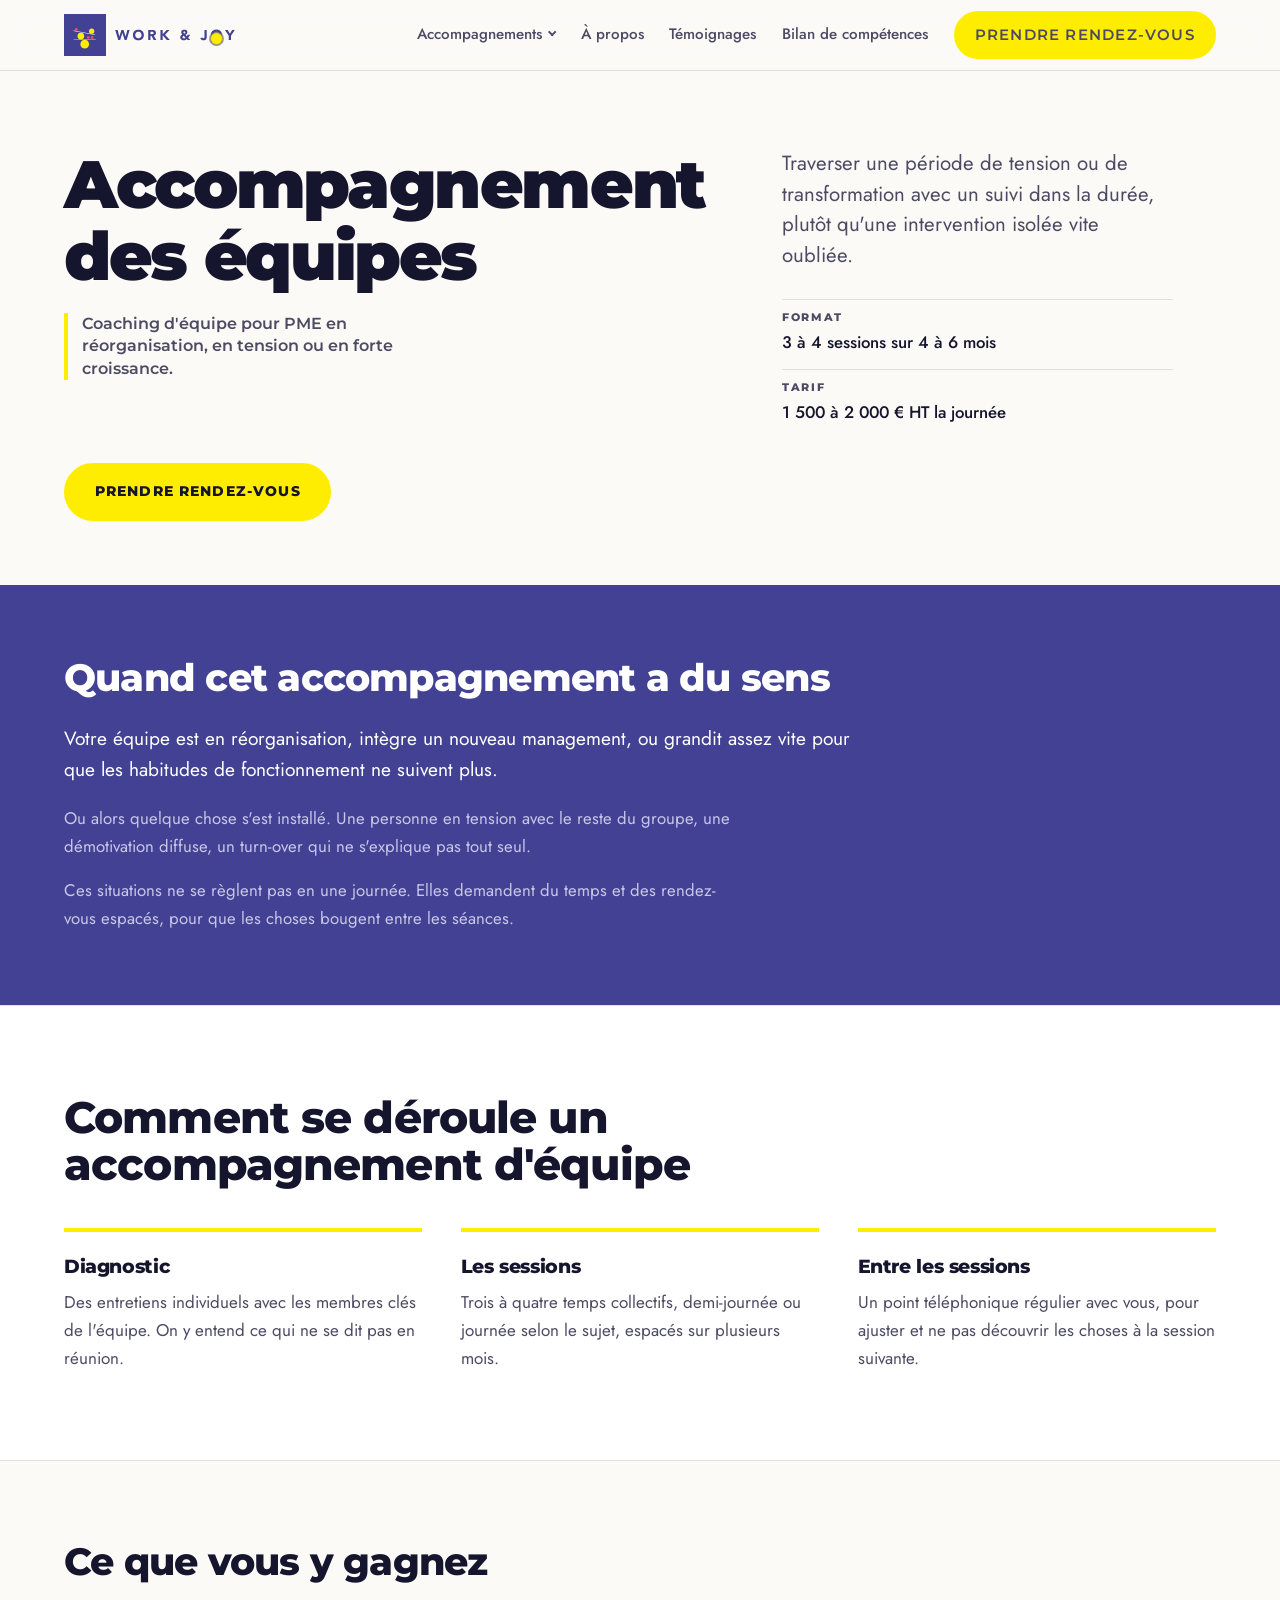
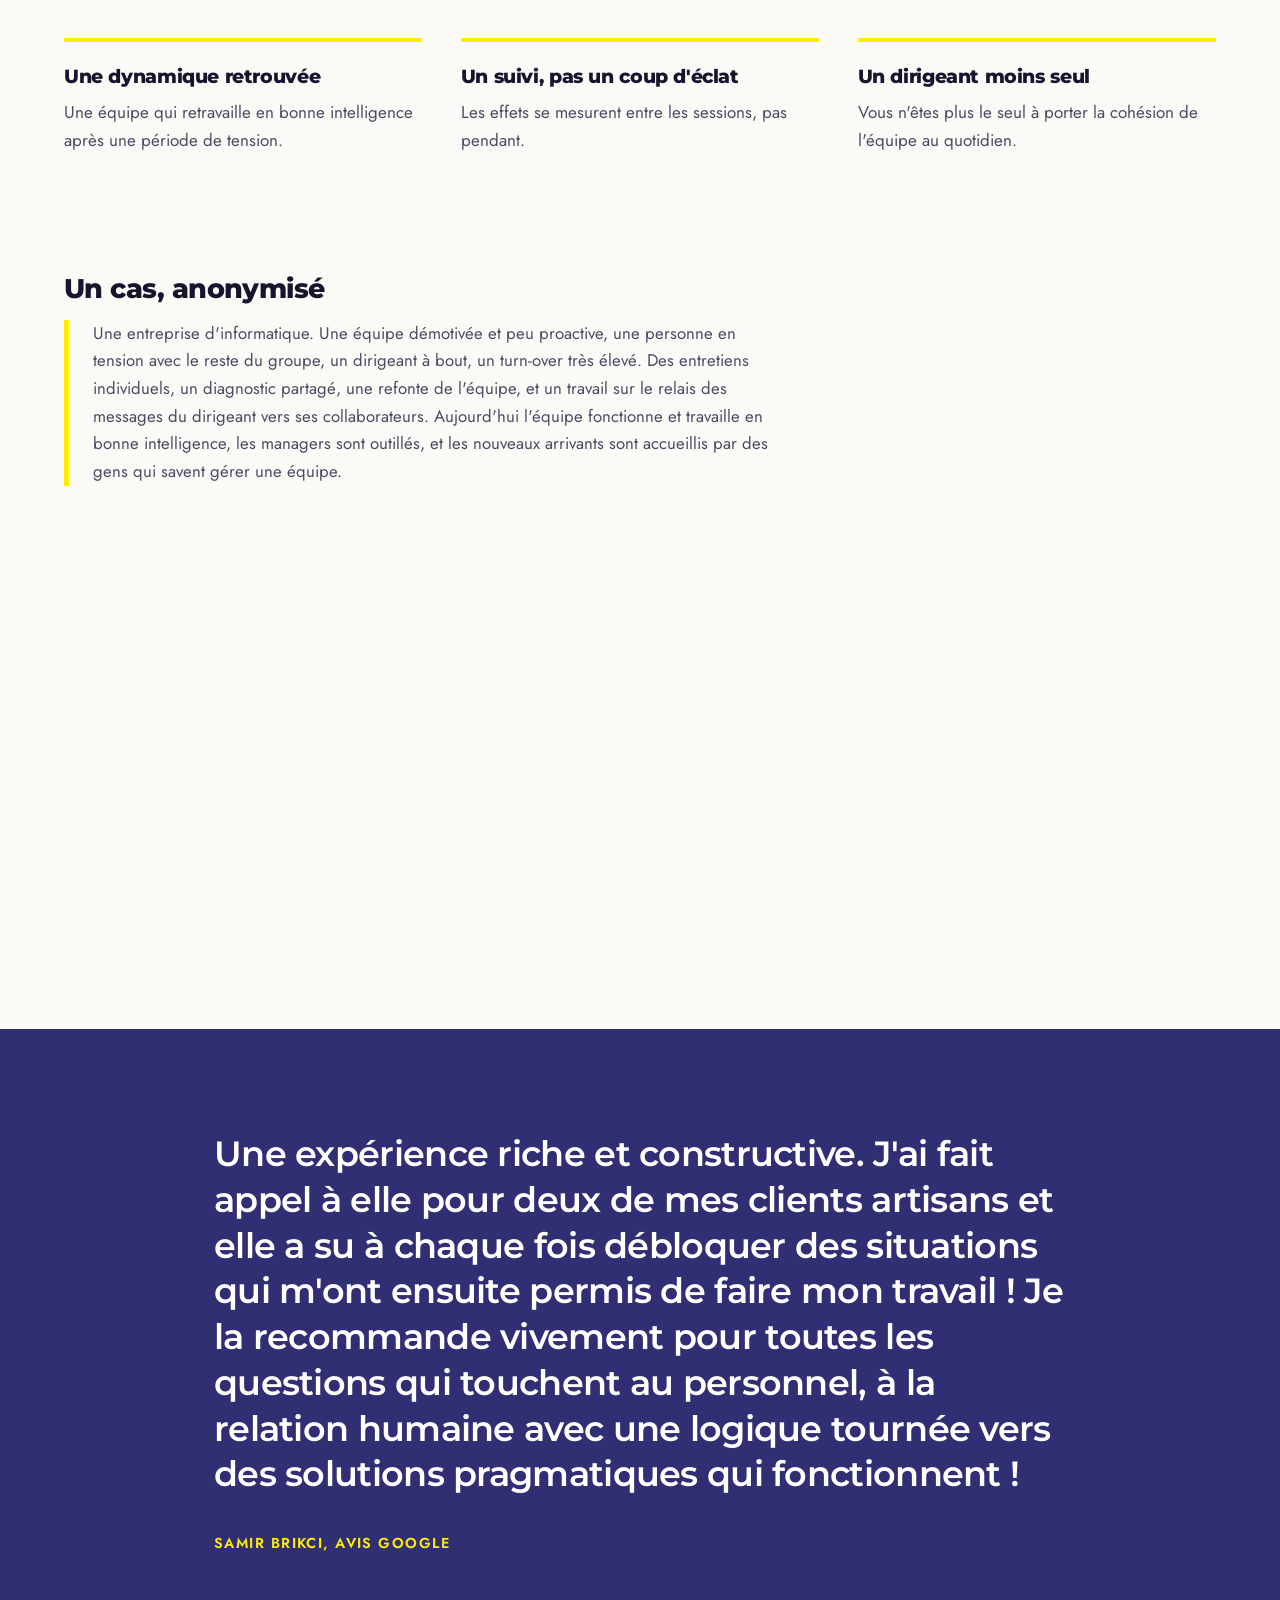
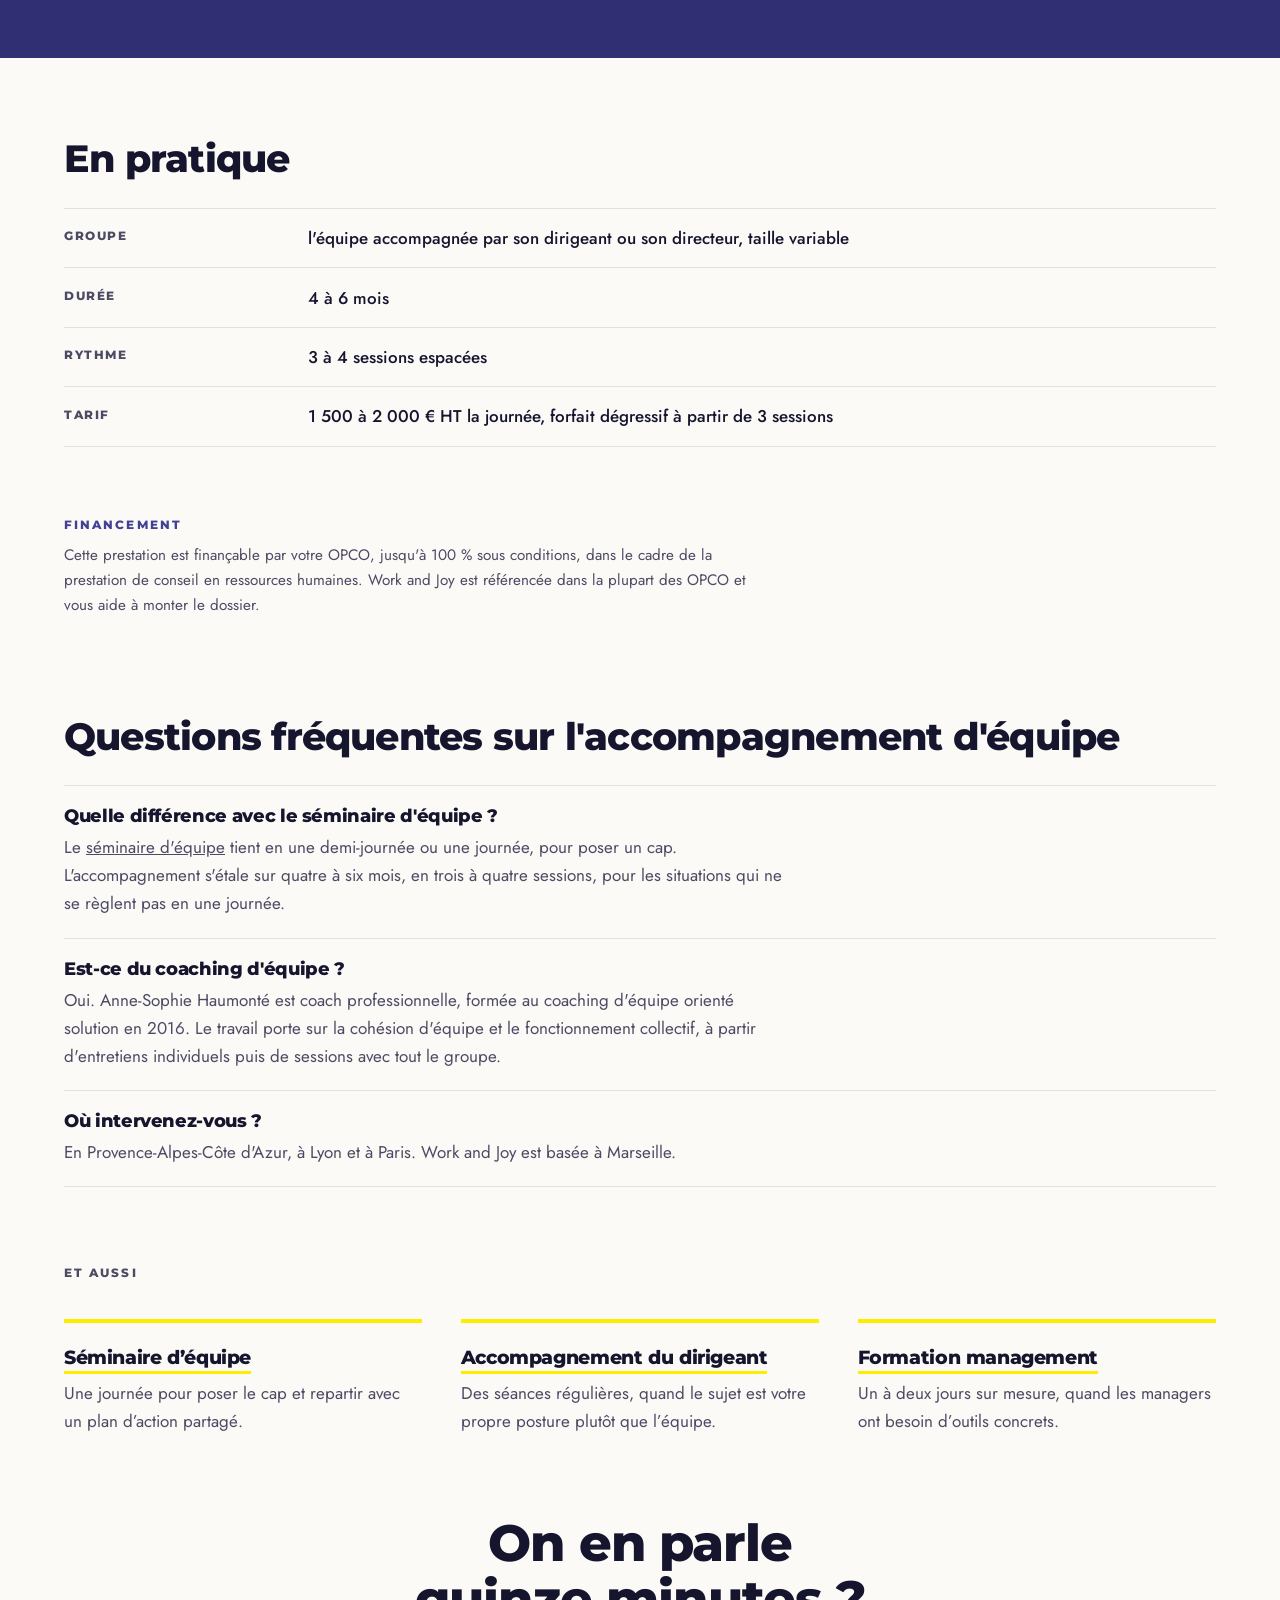
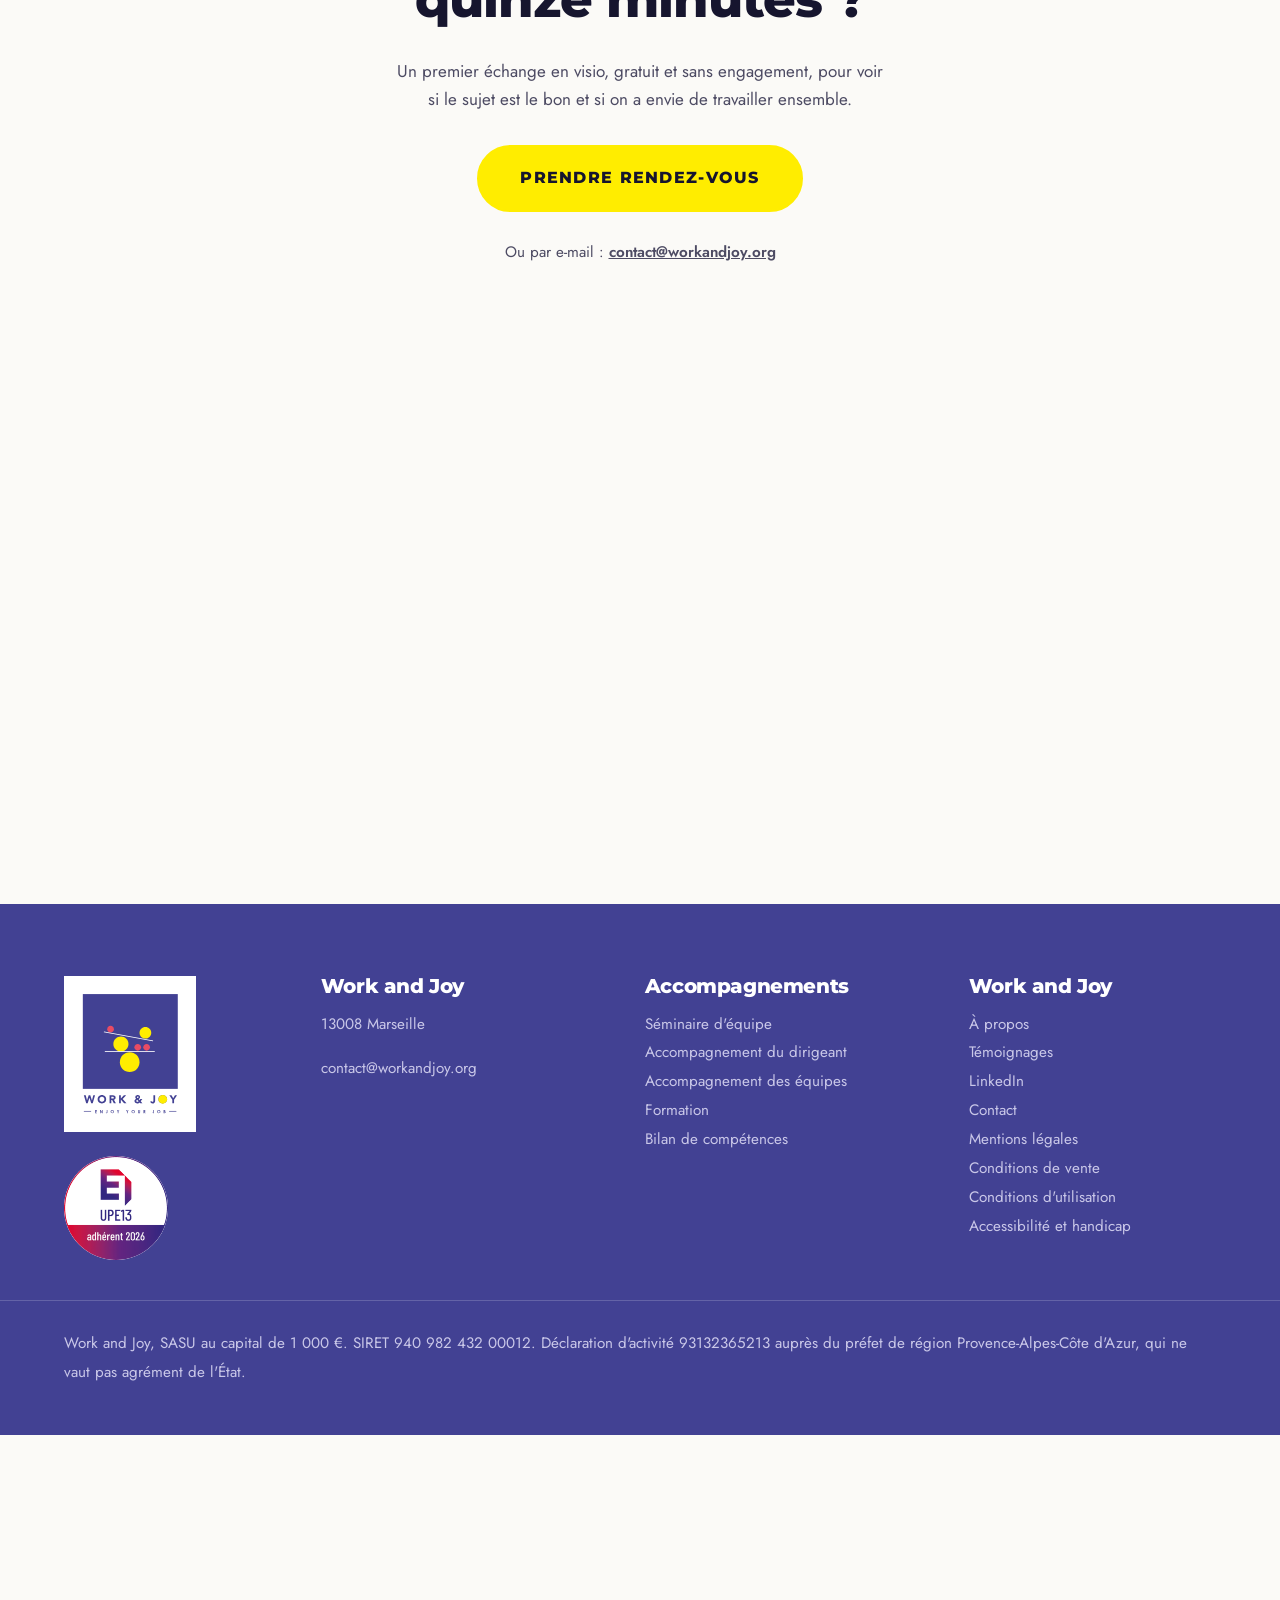
<file: site/accompagnement-equipes/index.html>
<!DOCTYPE html>
<html lang="fr">
<head>
<meta charset="utf-8">
<meta name="viewport" content="width=device-width, initial-scale=1">
<title>Accompagnement d&#x27;équipe en réorganisation | Work and Joy</title>
<meta name="description" content="Traverser une tension ou une transformation avec un suivi resserré sur quatre à six mois, plutôt qu’une intervention isolée. 1 500 à 2 000 € HT la journée.">
<link rel="canonical" href="https://www.workandjoy.org/accompagnement-equipes/">
<link rel="icon" href="../favicon.svg" type="image/svg+xml">
<link rel="icon" href="../favicon.ico" sizes="32x32">
<link rel="apple-touch-icon" href="../apple-touch-icon.png">
<meta property="og:type" content="website">
<meta property="og:site_name" content="Work and Joy">
<meta property="og:locale" content="fr_FR">
<meta property="og:title" content="Accompagnement d&#x27;équipe en réorganisation | Work and Joy">
<meta property="og:description" content="Traverser une tension ou une transformation avec un suivi resserré sur quatre à six mois, plutôt qu’une intervention isolée. 1 500 à 2 000 € HT la journée.">
<meta property="og:url" content="https://www.workandjoy.org/accompagnement-equipes/">
<meta property="og:image" content="https://www.workandjoy.org/assets/img/og.jpg">
<meta property="og:image:width" content="1200">
<meta property="og:image:height" content="630">
<meta property="og:image:alt" content="Work and Joy, accompagnement des dirigeants et des équipes de PME industrielles et tech">
<meta name="twitter:card" content="summary_large_image">
<link rel="stylesheet" href="../assets/css/style.css">
<link rel="preload" href="../assets/fonts/montserrat-latin-900-normal.woff2" as="font" type="font/woff2" crossorigin>
<link rel="preload" href="../assets/fonts/jost-latin-400-normal.woff2" as="font" type="font/woff2" crossorigin>
<script type="application/ld+json">
{
 "@context": "https://schema.org",
 "@type": "Service",
 "name": "Accompagnement des équipes",
 "serviceType": "Accompagnement des équipes",
 "description": "Trois à quatre sessions sur quatre à six mois pour traverser une période de tension ou de transformation avec un suivi resserré.",
 "url": "https://www.workandjoy.org/accompagnement-equipes/",
 "provider": {
  "@type": "ProfessionalService",
  "name": "Work and Joy",
  "url": "https://www.workandjoy.org/"
 },
 "areaServed": [
  {
   "@type": "AdministrativeArea",
   "name": "Provence-Alpes-Côte d'Azur"
  },
  {
   "@type": "City",
   "name": "Lyon"
  },
  {
   "@type": "City",
   "name": "Paris"
  }
 ],
 "availableLanguage": [
  "fr",
  "en"
 ],
 "offers": {
  "@type": "Offer",
  "priceCurrency": "EUR",
  "priceSpecification": {
   "@type": "PriceSpecification",
   "priceCurrency": "EUR",
   "valueAddedTaxIncluded": false,
   "minPrice": "1500",
   "maxPrice": "2000"
  }
 }
}
</script>
<script type="application/ld+json">
{
  "@context": "https://schema.org",
  "@type": "BreadcrumbList",
  "itemListElement": [
    {
      "@type": "ListItem",
      "position": 1,
      "name": "Accueil",
      "item": "https://www.workandjoy.org/"
    },
    {
      "@type": "ListItem",
      "position": 2,
      "name": "Accompagnement des équipes",
      "item": "https://www.workandjoy.org/accompagnement-equipes/"
    }
  ]
}
</script>
</head>
<body>

<a class="skip" href="#contenu">Aller au contenu</a>

<header class="nav">
  <div class="nav__in">
    <a class="mark" href="../" aria-label="Work and Joy, accueil">
      <svg class="mark__logo" viewBox="0 0 407 100" aria-hidden="true" focusable="false">
        <g transform="scale(.34472) translate(-14.75 -12.49)">
          <rect x="14.75" y="12.49" width="290.09" height="290.09" fill="#424193"/>
          <circle cx="182.46" cy="175.36" r="10.27" fill="#E94B63"/><circle cx="209.63" cy="175.36" r="10.27" fill="#E94B63"/>
          <circle cx="131.11" cy="165.09" r="23.09" fill="#FFED00"/><circle cx="157.91" cy="220.72" r="30.01" fill="#FFED00"/>
          <rect x="81.95" y="186.85" width="152.54" height="2.53" fill="#fff"/>
          <circle cx="205.85" cy="130.85" r="17.95" fill="#FFED00"/><circle cx="99.45" cy="119.75" r="10.27" fill="#E94B63"/>
          <rect x="152.93" y="65.69" width="2.53" height="152.54" fill="#fff" transform="matrix(.1822 -.9833 .9833 .1822 -13.4766 267.7142)"/>
        </g>
        <g transform="translate(104.1 -284.3)">
          <path fill="currentColor" d="M288.16,346.36h5.32v-10.29l9.06-13.83h-6.3l-5.42,9.03l-5.11-9.03h-6.61l9.06,13.83V346.36z M251.82,331.2 c0.35-0.95,0.86-1.78,1.52-2.47c0.66-0.69,1.45-1.23,2.37-1.62c0.92-0.39,1.95-0.58,3.08-0.58s2.16,0.19,3.08,0.58 c0.92,0.39,1.71,0.93,2.37,1.62c0.66,0.69,1.16,1.52,1.52,2.47c0.35,0.95,0.53,1.99,0.53,3.1c0,1.14-0.18,2.17-0.53,3.12 c-0.35,0.94-0.86,1.76-1.52,2.45c-0.66,0.69-1.45,1.23-2.37,1.62c-0.92,0.39-1.95,0.58-3.08,0.58s-2.16-0.19-3.08-0.58 c-0.92-0.39-1.71-0.93-2.37-1.62c-0.66-0.69-1.16-1.51-1.52-2.45c-0.35-0.94-0.53-1.98-0.53-3.12 C251.3,333.19,251.47,332.16,251.82,331.2 M246.75,339.55c0.65,1.57,1.55,2.9,2.71,4c1.16,1.1,2.53,1.95,4.12,2.54 c1.59,0.59,3.33,0.89,5.21,0.89s3.62-0.3,5.21-0.89c1.59-0.59,2.96-1.44,4.12-2.54c1.16-1.1,2.06-2.44,2.71-4 c0.65-1.57,0.97-3.32,0.97-5.25s-0.32-3.68-0.97-5.25c-0.65-1.57-1.55-2.9-2.71-4c-1.16-1.1-2.53-1.95-4.12-2.54 c-1.59-0.59-3.33-0.89-5.21-0.89s-3.62,0.3-5.21,0.89c-1.59,0.59-2.96,1.44-4.12,2.54s-2.06,2.44-2.71,4 c-0.65,1.57-0.97,3.32-0.97,5.25S246.1,337.98,246.75,339.55 M235.69,322.24h-5.32v15.47c0,0.45-0.02,0.95-0.05,1.48 c-0.03,0.53-0.13,1.03-0.29,1.48c-0.16,0.45-0.41,0.83-0.75,1.14s-0.82,0.46-1.43,0.46c-0.59,0-1.12-0.2-1.58-0.61 c-0.47-0.41-0.73-0.91-0.8-1.5l-4.87,1.19c0.39,1.93,1.24,3.35,2.56,4.26c1.32,0.91,2.93,1.36,4.84,1.36 c1.64,0,2.96-0.24,3.97-0.73c1.01-0.49,1.79-1.14,2.33-1.94c0.55-0.81,0.91-1.73,1.11-2.78c0.19-1.04,0.29-2.12,0.29-3.24V322.24z M185.16,340.71c-0.57,0.5-1.14,0.92-1.72,1.26c-0.58,0.34-1.27,0.51-2.06,0.51c-0.41,0-0.81-0.07-1.21-0.22 c-0.4-0.15-0.74-0.35-1.04-0.6c-0.3-0.25-0.53-0.56-0.72-0.92s-0.27-0.77-0.27-1.23s0.08-0.85,0.24-1.19 c0.16-0.34,0.37-0.64,0.63-0.9c0.26-0.26,0.56-0.5,0.89-0.72c0.33-0.22,0.66-0.43,1.01-0.63L185.16,340.71z M184.23,326.28 c0.47,0.37,0.7,0.91,0.7,1.62c0,0.34-0.09,0.66-0.27,0.97s-0.41,0.59-0.68,0.85c-0.27,0.26-0.57,0.5-0.89,0.72 c-0.32,0.22-0.61,0.4-0.89,0.56c-0.2-0.18-0.43-0.39-0.66-0.61c-0.24-0.23-0.45-0.47-0.65-0.73c-0.19-0.26-0.36-0.53-0.49-0.82 c-0.14-0.28-0.2-0.57-0.2-0.87c0-0.68,0.23-1.23,0.68-1.64c0.45-0.41,1.01-0.61,1.67-0.61C183.2,325.72,183.76,325.9,184.23,326.28 M196.54,333.93h-5.93l-2.35,3.2l-3.1-3.3c0.61-0.32,1.19-0.69,1.72-1.11c0.53-0.42,1.01-0.9,1.41-1.43s0.73-1.11,0.97-1.72 c0.24-0.61,0.36-1.28,0.36-2.01c0-1.02-0.19-1.9-0.58-2.64c-0.39-0.74-0.9-1.35-1.55-1.84c-0.65-0.49-1.39-0.85-2.23-1.09 c-0.84-0.24-1.73-0.36-2.66-0.36c-0.95,0-1.89,0.11-2.79,0.34c-0.91,0.23-1.71,0.59-2.42,1.09c-0.7,0.5-1.27,1.14-1.69,1.91 c-0.42,0.77-0.63,1.7-0.63,2.79c0,0.59,0.06,1.12,0.19,1.6c0.12,0.48,0.31,0.93,0.55,1.36c0.24,0.43,0.52,0.84,0.85,1.23 s0.69,0.8,1.07,1.23c-0.73,0.25-1.4,0.58-2.01,1.01c-0.61,0.42-1.15,0.91-1.62,1.48c-0.47,0.57-0.83,1.2-1.09,1.89 c-0.26,0.69-0.39,1.43-0.39,2.2c0,1.2,0.24,2.26,0.72,3.17s1.12,1.66,1.93,2.27c0.81,0.6,1.72,1.05,2.74,1.35 c1.02,0.3,2.08,0.44,3.17,0.44c1.43,0,2.72-0.23,3.87-0.68c1.15-0.45,2.22-1.19,3.22-2.21l2.01,2.28h6.58l-5.38-5.69L196.54,333.93 z M125.54,346.36h5.32v-11.45l9.81,11.45h7.43l-11.65-12.91l10.73-11.21h-6.95l-9.37,10.02v-10.02h-5.32V346.36z M101.76,326.74 h3.48c0.48,0,0.97,0.03,1.47,0.1c0.5,0.07,0.94,0.2,1.33,0.39c0.39,0.19,0.7,0.47,0.95,0.83c0.25,0.36,0.37,0.85,0.37,1.47 c0,0.66-0.14,1.17-0.43,1.53c-0.29,0.36-0.64,0.63-1.07,0.8c-0.43,0.17-0.92,0.27-1.45,0.31c-0.53,0.03-1.04,0.05-1.52,0.05h-3.13 V326.74z M96.44,346.36h5.32v-9.64h2.62l5.04,9.64h6.37l-6.13-10.19c1.7-0.32,3-1.07,3.88-2.27c0.89-1.19,1.33-2.64,1.33-4.34 c0-1.41-0.24-2.58-0.73-3.53c-0.49-0.94-1.15-1.69-1.98-2.25c-0.83-0.56-1.79-0.95-2.9-1.19c-1.1-0.24-2.27-0.36-3.49-0.36h-9.34 V346.36z M66.03,331.2c0.35-0.95,0.86-1.78,1.52-2.47c0.66-0.69,1.45-1.23,2.37-1.62c0.92-0.39,1.95-0.58,3.08-0.58 c1.14,0,2.16,0.19,3.08,0.58c0.92,0.39,1.71,0.93,2.37,1.62c0.66,0.69,1.16,1.52,1.52,2.47c0.35,0.95,0.53,1.99,0.53,3.1 c0,1.14-0.18,2.17-0.53,3.12c-0.35,0.94-0.86,1.76-1.52,2.45c-0.66,0.69-1.45,1.23-2.37,1.62c-0.92,0.39-1.95,0.58-3.08,0.58 c-1.14,0-2.16-0.19-3.08-0.58c-0.92-0.39-1.71-0.93-2.37-1.62c-0.66-0.69-1.16-1.51-1.52-2.45s-0.53-1.98-0.53-3.12 C65.51,333.19,65.68,332.16,66.03,331.2 M60.96,339.55c0.65,1.57,1.55,2.9,2.71,4c1.16,1.1,2.53,1.95,4.12,2.54 c1.59,0.59,3.33,0.89,5.21,0.89s3.62-0.3,5.21-0.89s2.96-1.44,4.12-2.54c1.16-1.1,2.06-2.44,2.71-4s0.97-3.32,0.97-5.25 s-0.32-3.68-0.97-5.25c-0.65-1.57-1.55-2.9-2.71-4s-2.53-1.95-4.12-2.54s-3.33-0.89-5.21-0.89s-3.62,0.3-5.21,0.89 c-1.59,0.59-2.96,1.44-4.12,2.54c-1.16,1.1-2.06,2.44-2.71,4c-0.65,1.57-0.97,3.32-0.97,5.25S60.31,337.98,60.96,339.55 M25.03,346.36h4.57l5.32-16.7h0.07l5.32,16.7h4.74l7.05-24.12H46.7l-4.05,15.88h-0.07l-5.01-15.88h-4.94l-5.04,15.47h-0.07 l-3.85-15.47h-5.79L25.03,346.36z"/>
          <circle class="mark__o" cx="259" cy="334.6" r="13.5"/>
        </g>
      </svg>
    </a>
    <input type="checkbox" id="menu" class="nav__toggle">
    <label for="menu" class="nav__burger" aria-hidden="true"><span></span><span></span><span></span></label>
    <nav class="nav__links">
      <details class="drop">
        <summary>Accompagnements</summary>
        <div class="drop__panel">
          <a href="../seminaire-equipe/">Séminaire d'équipe<span>à partir d’une demi-journée, 2 000 € HT</span></a>
          <a href="../accompagnement-dirigeant/">Accompagnement du dirigeant<span>séances régulières, à partir de 3 mois</span></a>
          <a href="../accompagnement-equipes/" aria-current="page">Accompagnement des équipes<span>3 à 4 sessions sur 4 à 6 mois</span></a>
          <a href="../formation-management/">Formation management<span>1 à 2 jours, sur mesure</span></a>
        </div>
      </details>
      <a href="../a-propos/">À propos</a>
      <a href="../temoignages/">Témoignages</a>
      <a href="../bilan-de-competences/">Bilan de compétences</a>
      <a class="btn btn--sm" href="#contact">Prendre rendez-vous</a>
    </nav>
  </div>
</header>
<script>addEventListener("click",function(e){document.querySelectorAll("nav details[open]").forEach(function(d){if(!d.contains(e.target))d.open=false})})</script>

<main id="contenu">

  <section class="offre-head">
    <hgroup><h1>Accompagnement<br>des équipes</h1><p class="offre-head__sous">Coaching d'équipe pour PME en réorganisation, en tension ou en forte croissance.</p></hgroup>
    <p class="lede">Traverser une période de tension ou de transformation avec un suivi dans la durée, plutôt qu'une intervention isolée vite oubliée.</p>
    <dl class="offre-head__keys"><div><dt>Format</dt><dd>3 à 4 sessions sur 4 à 6 mois</dd></div><div><dt>Tarif</dt><dd>1 500 à 2 000 € HT la journée</dd></div></dl>
    <a class="btn" href="#contact">Prendre rendez-vous</a>
  </section>

  <section class="pourqui">
    <h2>Quand cet accompagnement a du sens</h2>
    <div class="pourqui__col"><p>Votre équipe est en réorganisation, intègre un nouveau management, ou grandit assez vite pour que les habitudes de fonctionnement ne suivent plus.</p><p>Ou alors quelque chose s'est installé. Une personne en tension avec le reste du groupe, une démotivation diffuse, un turn-over qui ne s'explique pas tout seul.</p><p>Ces situations ne se règlent pas en une journée. Elles demandent du temps et des rendez-vous espacés, pour que les choses bougent entre les séances.</p></div>
  </section>

  <section class="methode">
    <h2>Comment se déroule un accompagnement d'équipe</h2>
    <div class="temps"><div class="temps__item"><h3>Diagnostic</h3><p>Des entretiens individuels avec les membres clés de l'équipe. On y entend ce qui ne se dit pas en réunion.</p></div><div class="temps__item"><h3>Les sessions</h3><p>Trois à quatre temps collectifs, demi-journée ou journée selon le sujet, espacés sur plusieurs mois.</p></div><div class="temps__item"><h3>Entre les sessions</h3><p>Un point téléphonique régulier avec vous, pour ajuster et ne pas découvrir les choses à la session suivante.</p></div></div>
  </section>

  <section class="gains">
    <h2>Ce que vous y gagnez</h2>
    <div class="temps"><div class="temps__item"><h3>Une dynamique retrouvée</h3><p>Une équipe qui retravaille en bonne intelligence après une période de tension.</p></div><div class="temps__item"><h3>Un suivi, pas un coup d'éclat</h3><p>Les effets se mesurent entre les sessions, pas pendant.</p></div><div class="temps__item"><h3>Un dirigeant moins seul</h3><p>Vous n'êtes plus le seul à porter la cohésion de l'équipe au quotidien.</p></div></div>
  </section>

  <section class="extra">
    <h2>Un cas, anonymisé</h2>
    <p>Une entreprise d'informatique. Une équipe démotivée et peu proactive, une personne en tension avec le reste du groupe, un dirigeant à bout, un turn-over très élevé. Des entretiens individuels, un diagnostic partagé, une refonte de l'équipe, et un travail sur le relais des messages du dirigeant vers ses collaborateurs. Aujourd'hui l'équipe fonctionne et travaille en bonne intelligence, les managers sont outillés, et les nouveaux arrivants sont accueillis par des gens qui savent gérer une équipe.</p>
  </section>

  <section class="quote">
    <blockquote>
      <p>Une expérience riche et constructive. J'ai fait appel à elle pour deux de mes clients artisans et elle a su à chaque fois débloquer des situations qui m'ont ensuite permis de faire mon travail ! Je la recommande vivement pour toutes les questions qui touchent au personnel, à la relation humaine avec une logique tournée vers des solutions pragmatiques qui fonctionnent !</p>
      <footer>Samir Brikci, avis Google</footer>
    </blockquote>
  </section>

  <section class="pratique">
    <h2>En pratique</h2>
    <dl class="pratique__list"><div><dt>Groupe</dt><dd>l'équipe accompagnée par son dirigeant ou son directeur, taille variable</dd></div><div><dt>Durée</dt><dd>4 à 6 mois</dd></div><div><dt>Rythme</dt><dd>3 à 4 sessions espacées</dd></div><div><dt>Tarif</dt><dd>1 500 à 2 000 € HT la journée, forfait dégressif à partir de 3 sessions</dd></div></dl>
  </section>

  <section class="finance">
    <h2>Financement</h2>
    <p>Cette prestation est finançable par votre OPCO, jusqu'à 100 % sous conditions, dans le cadre de la prestation de conseil en ressources humaines. Work and Joy est référencée dans la plupart des OPCO et vous aide à monter le dossier.</p>
  </section>

  <section class="faq">
    <h2>Questions fréquentes sur l'accompagnement d'équipe</h2>
    <div class="faq__list">
      <div class="faq__item"><h3>Quelle différence avec le séminaire d'équipe ?</h3><p>Le <a href="../seminaire-equipe/">séminaire d'équipe</a> tient en une demi-journée ou une journée, pour poser un cap. L'accompagnement s'étale sur quatre à six mois, en trois à quatre sessions, pour les situations qui ne se règlent pas en une journée.</p></div>
      <div class="faq__item"><h3>Est-ce du coaching d'équipe ?</h3><p>Oui. Anne-Sophie Haumonté est coach professionnelle, formée au coaching d'équipe orienté solution en 2016. Le travail porte sur la cohésion d'équipe et le fonctionnement collectif, à partir d'entretiens individuels puis de sessions avec tout le groupe.</p></div>
      <div class="faq__item"><h3>Où intervenez-vous ?</h3><p>En Provence-Alpes-Côte d'Azur, à Lyon et à Paris. Work and Joy est basée à Marseille.</p></div>
    </div>
  </section>

  <section class="voisins">
    <h2>Et aussi</h2>
    <div class="temps"><div class="temps__item"><h3><a href="../seminaire-equipe/">Séminaire d’équipe</a></h3><p>Une journée pour poser le cap et repartir avec un plan d’action partagé.</p></div><div class="temps__item"><h3><a href="../accompagnement-dirigeant/">Accompagnement du dirigeant</a></h3><p>Des séances régulières, quand le sujet est votre propre posture plutôt que l’équipe.</p></div><div class="temps__item"><h3><a href="../formation-management/">Formation management</a></h3><p>Un à deux jours sur mesure, quand les managers ont besoin d’outils concrets.</p></div></div>
  </section>

  <section class="final" id="contact">
    <h2>On en parle quinze minutes ?</h2>
    <p>Un premier échange en visio, gratuit et sans engagement, pour voir si le sujet est le bon et si on a envie de travailler ensemble.</p>
    <a class="btn btn--lg" href="https://bookings.cloud.microsoft/bookwithme/user/a25ae09279404c6988d7f9df4378557e@workandjoy.org/meetingtype/o_2nV1khmUG8mVr6vYahlA2?anonymous&amp;ismsaljsauthenabled&amp;ep=mcard">Prendre rendez-vous</a>
    <p class="final__alt">Ou par e-mail : <a href="mailto:contact@workandjoy.org">contact@workandjoy.org</a></p>
  </section>

</main>

<footer class="foot">
  <div class="foot__in">
    <div class="foot__brand">
      <img class="foot__logo" src="../assets/img/logo.svg" width="160" height="197" alt="Work and Joy" loading="lazy">
      <img class="foot__upe13" src="../assets/img/upe13-adherent-2026.png" width="200" height="200" alt="UPE13, adhérent 2026" loading="lazy">
    </div>
    <div class="foot__col">
      <h3>Work and Joy</h3>
      <p>13008 Marseille</p>
      <p><a href="mailto:contact@workandjoy.org">contact@workandjoy.org</a></p>
    </div>
    <div class="foot__col">
      <h3>Accompagnements</h3>
      <p>
        <a href="../seminaire-equipe/">Séminaire d'équipe</a><br>
        <a href="../accompagnement-dirigeant/">Accompagnement du dirigeant</a><br>
        <a href="../accompagnement-equipes/">Accompagnement des équipes</a><br>
        <a href="../formation-management/">Formation</a><br>
        <a href="../bilan-de-competences/">Bilan de compétences</a>
      </p>
    </div>
    <div class="foot__col">
      <h3>Work and Joy</h3>
      <p>
        <a href="../a-propos/">À propos</a><br>
        <a href="../temoignages/">Témoignages</a><br>
        <a href="https://www.linkedin.com/in/haumonte">LinkedIn</a><br>
        <a href="../contact/">Contact</a><br>
        <a href="../mentions-legales/">Mentions légales</a><br>
        <a href="../cgv/">Conditions de vente</a><br>
        <a href="../cgu/">Conditions d'utilisation</a><br>
        <a href="../accessibilite-et-handicap/">Accessibilité et handicap</a>
      </p>
    </div>
  </div>
  <p class="foot__legal">Work and Joy, SASU au capital de 1 000 €. SIRET 940 982 432 00012. Déclaration d'activité 93132365213 auprès du préfet de région Provence-Alpes-Côte d'Azur, qui ne vaut pas agrément de l'État.</p>
</footer>

<script defer src="../assets/js/scene.js"></script>
</body>
</html>
</file>
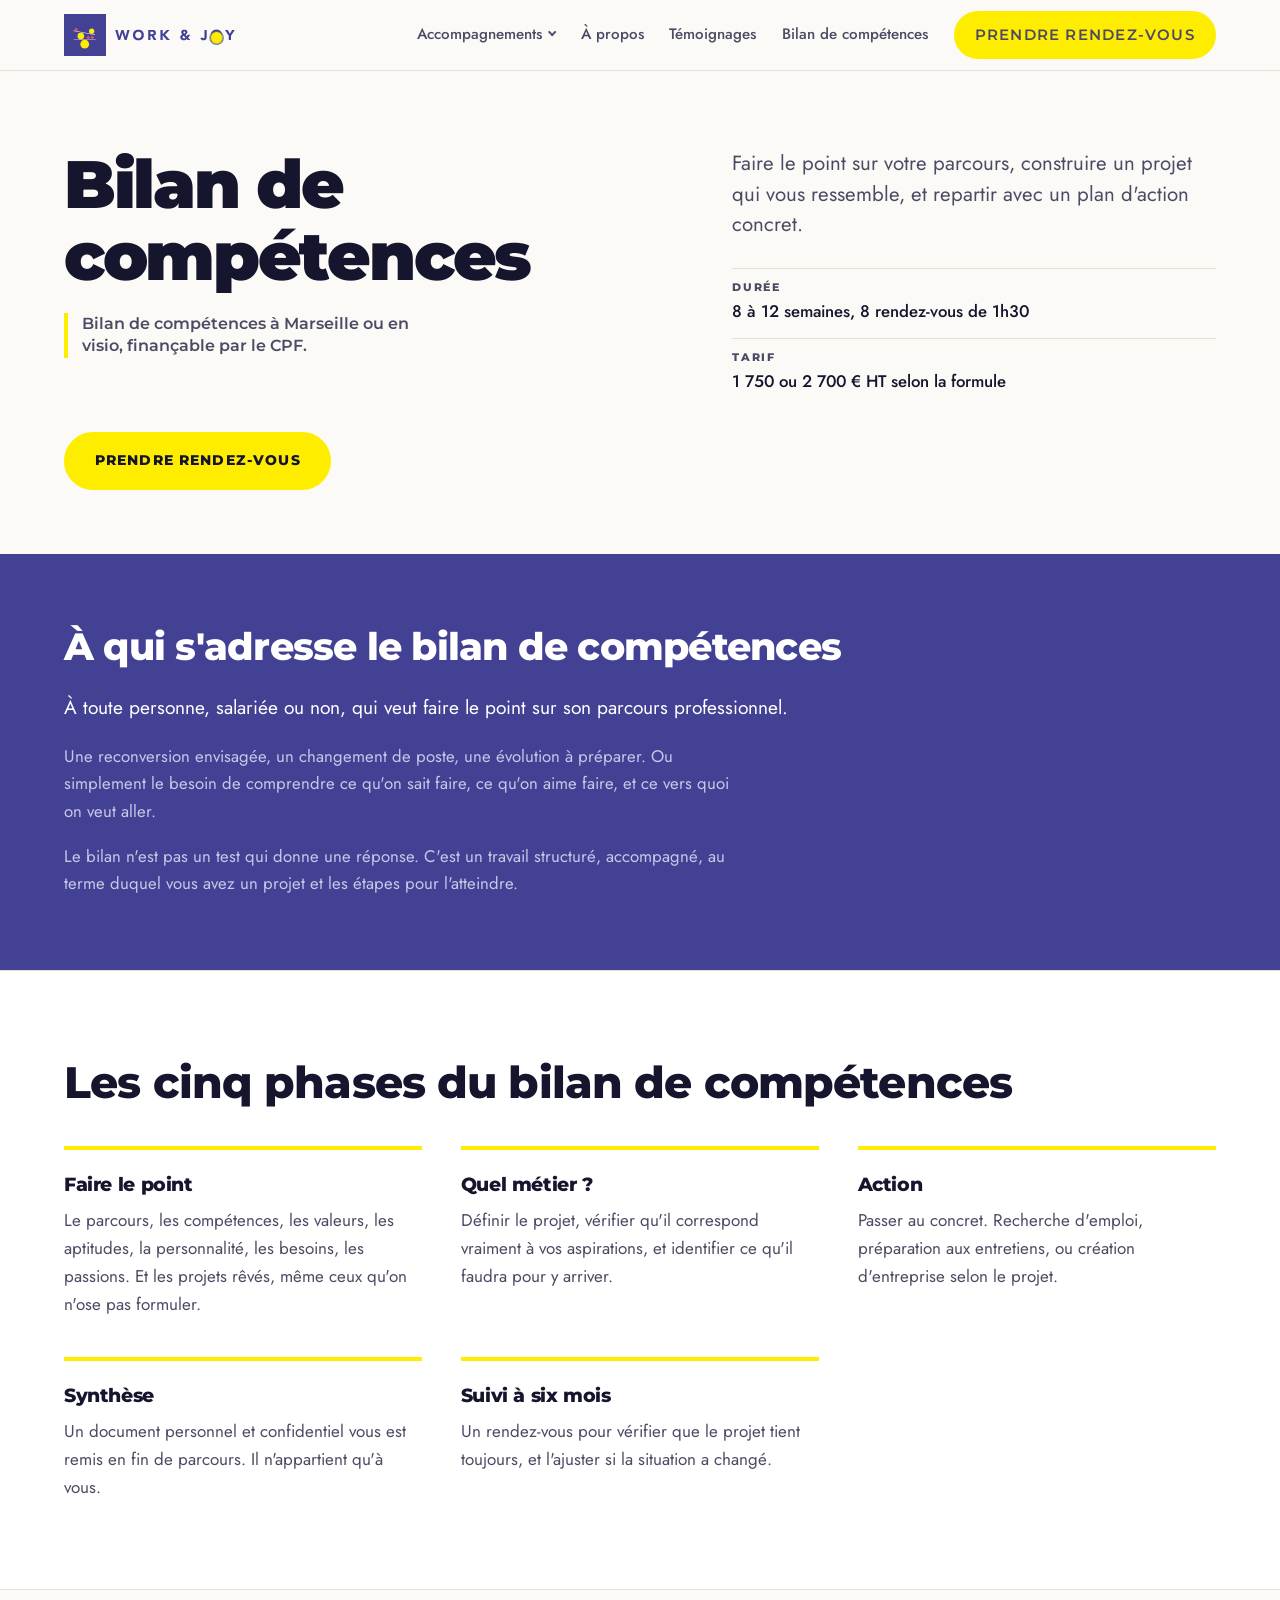
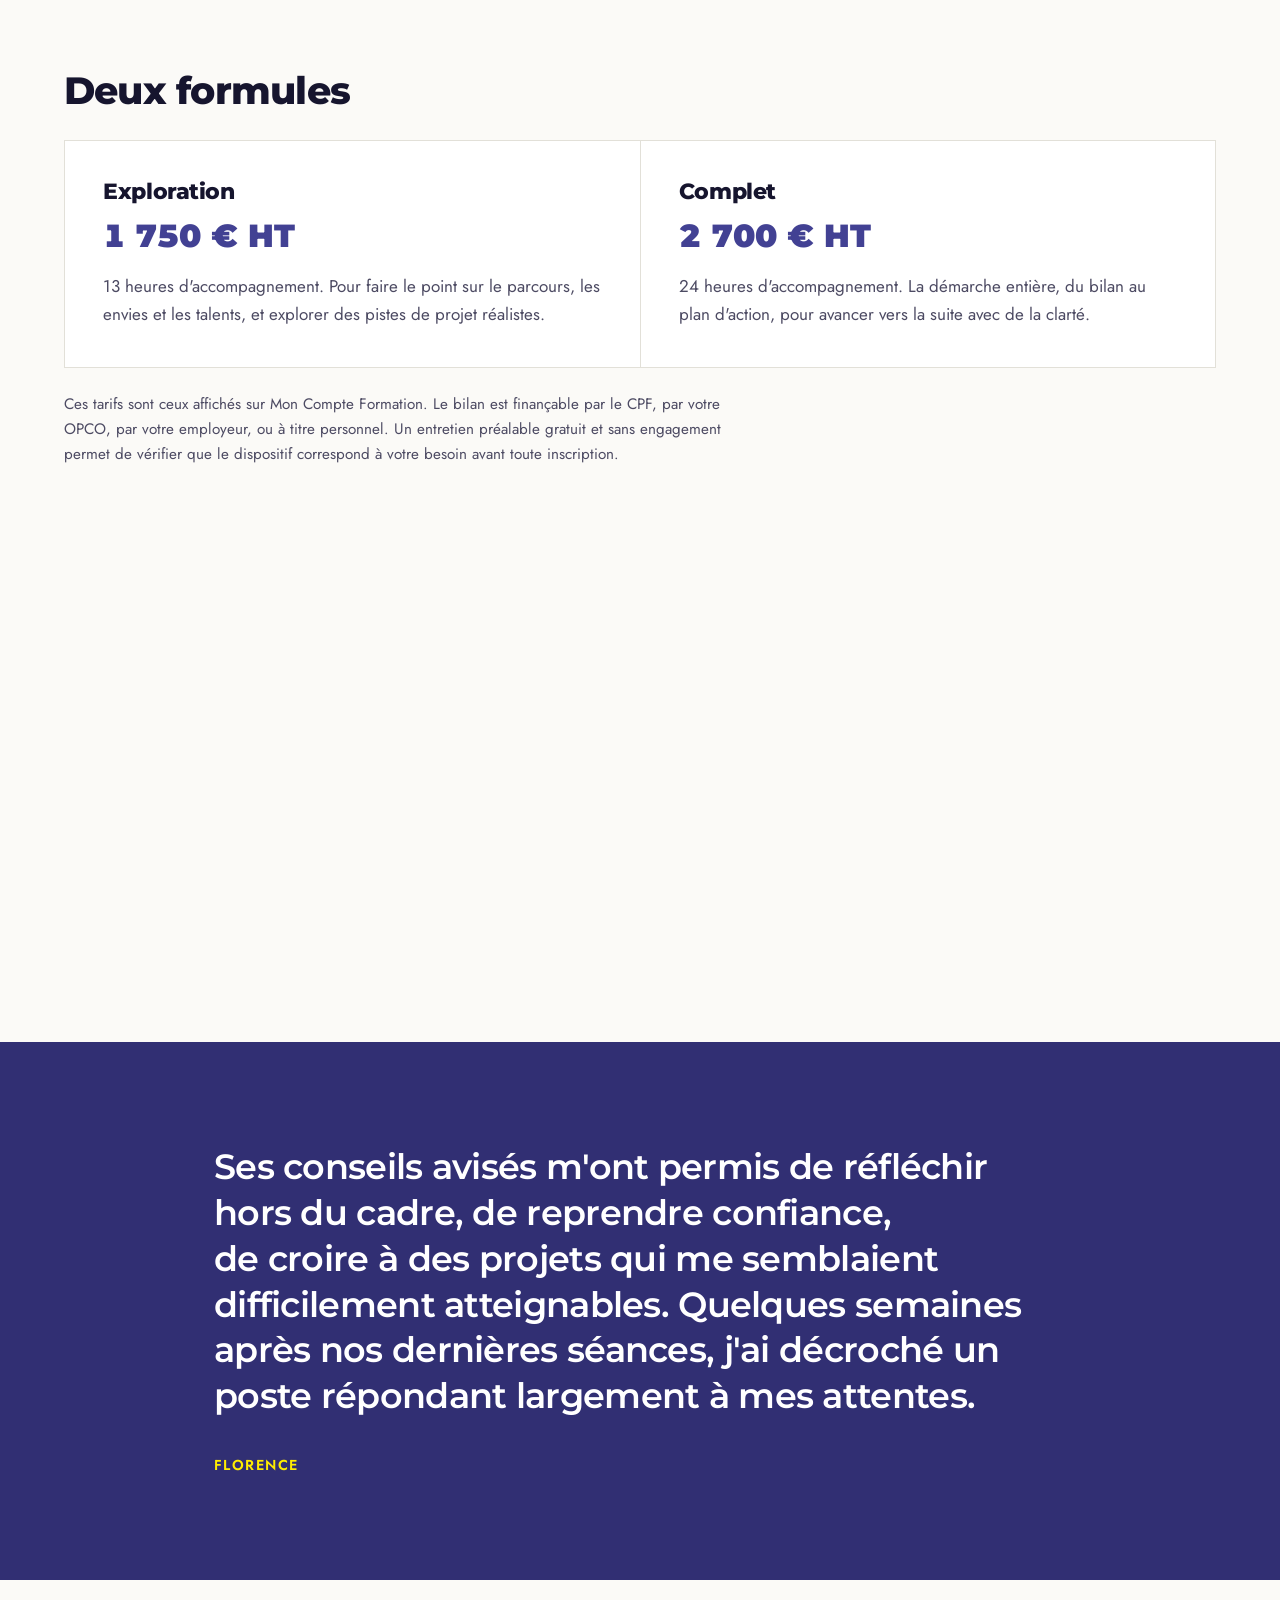
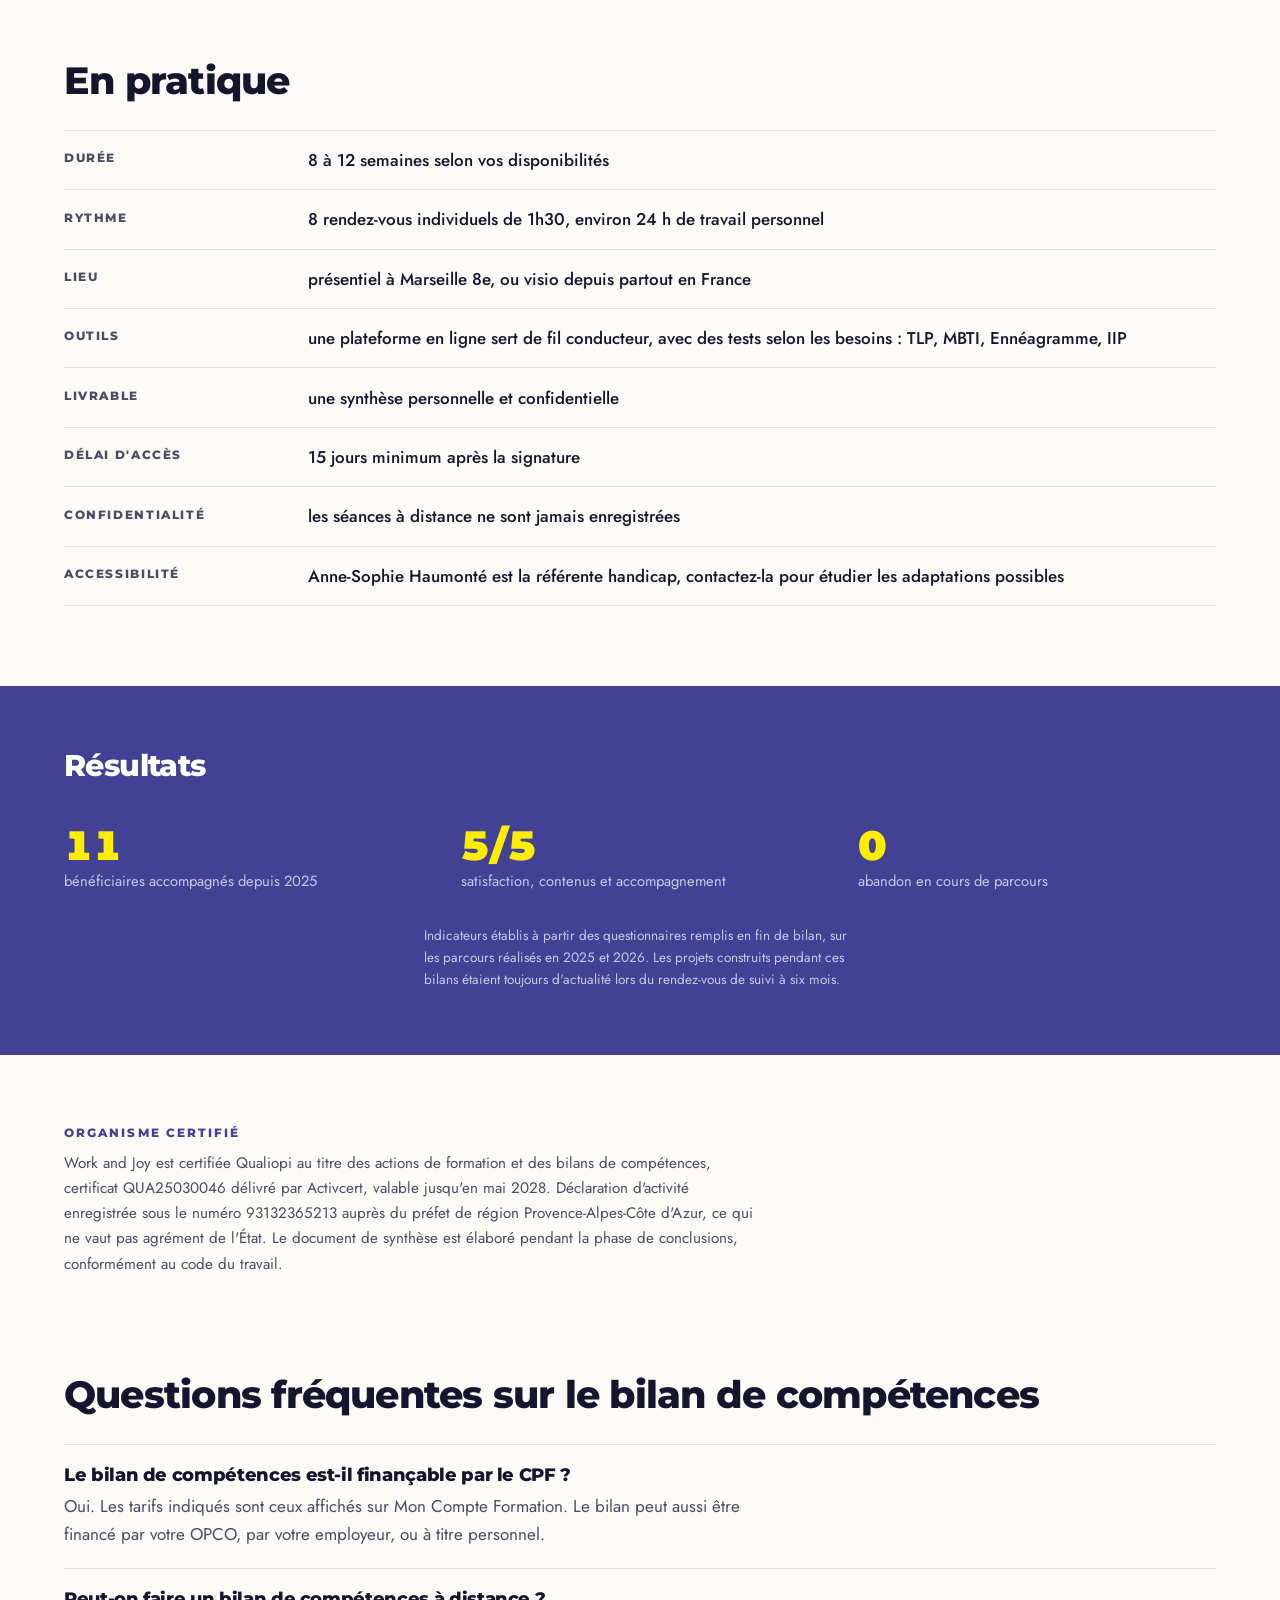
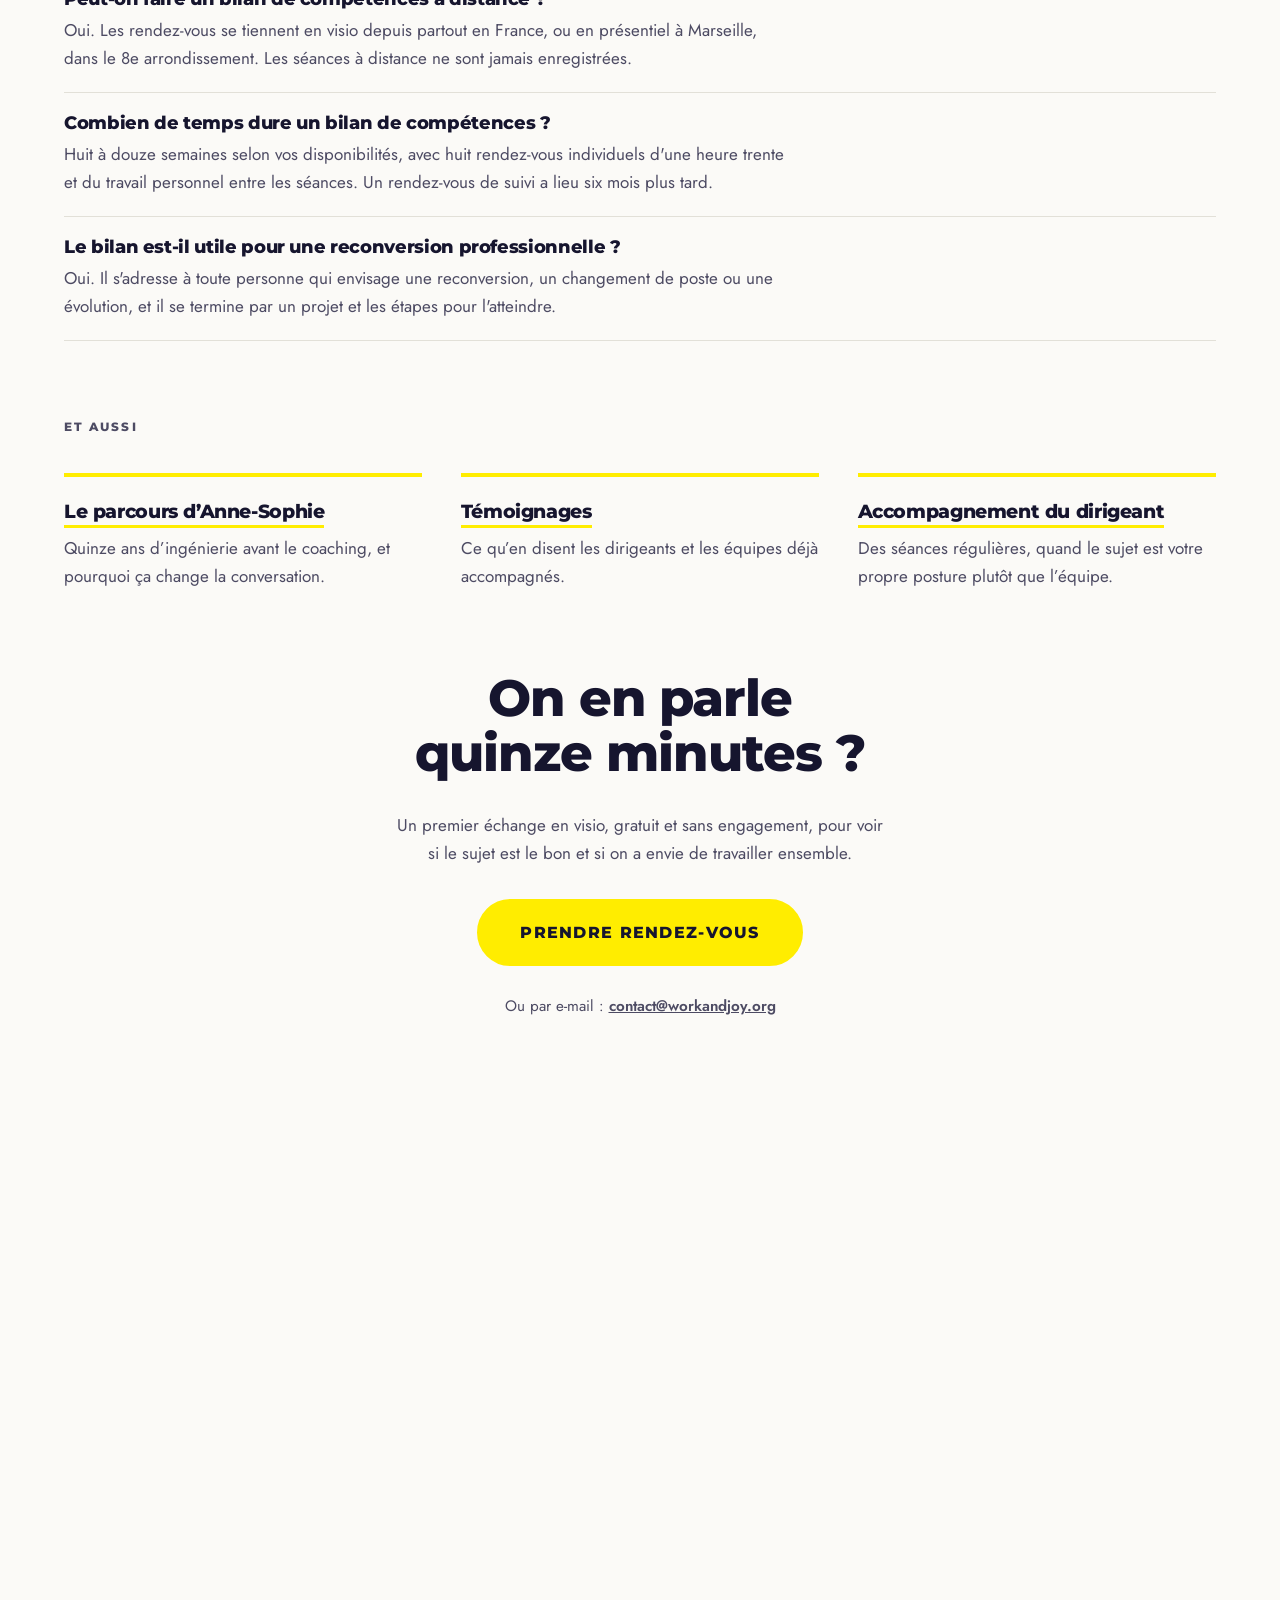
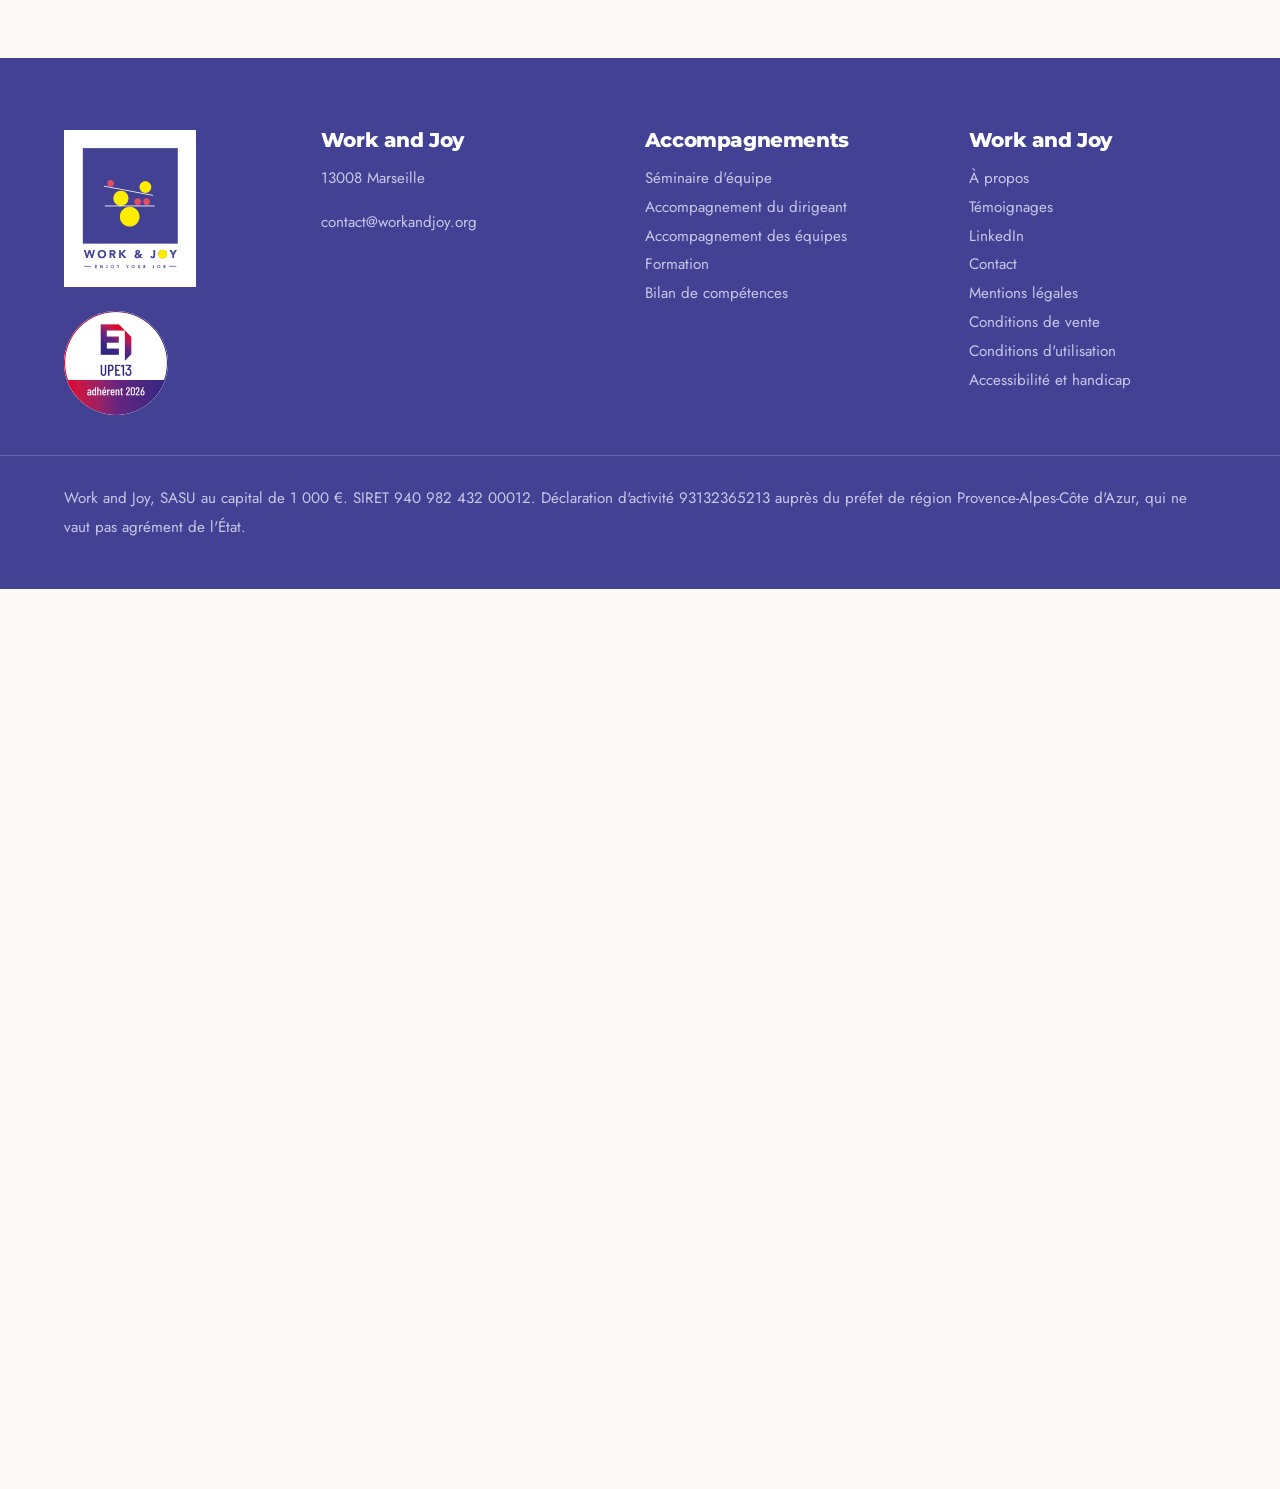
<file: site/bilan-de-competences/index.html>
<!DOCTYPE html>
<html lang="fr">
<head>
<meta charset="utf-8">
<meta name="viewport" content="width=device-width, initial-scale=1">
<title>Bilan de compétences à Marseille et à distance | Work and Joy</title>
<meta name="description" content="Bilan de compétences à Marseille ou en visio. Huit rendez-vous sur huit à douze semaines, 1 750 ou 2 700 € HT, finançable par le CPF. Certifié Qualiopi.">
<link rel="canonical" href="https://www.workandjoy.org/bilan-de-competences/">
<link rel="icon" href="../favicon.svg" type="image/svg+xml">
<link rel="icon" href="../favicon.ico" sizes="32x32">
<link rel="apple-touch-icon" href="../apple-touch-icon.png">
<meta property="og:type" content="website">
<meta property="og:site_name" content="Work and Joy">
<meta property="og:locale" content="fr_FR">
<meta property="og:title" content="Bilan de compétences à Marseille et à distance | Work and Joy">
<meta property="og:description" content="Bilan de compétences à Marseille ou en visio. Huit rendez-vous sur huit à douze semaines, 1 750 ou 2 700 € HT, finançable par le CPF. Certifié Qualiopi.">
<meta property="og:url" content="https://www.workandjoy.org/bilan-de-competences/">
<meta property="og:image" content="https://www.workandjoy.org/assets/img/og.jpg">
<meta property="og:image:width" content="1200">
<meta property="og:image:height" content="630">
<meta property="og:image:alt" content="Work and Joy, accompagnement des dirigeants et des équipes de PME industrielles et tech">
<meta name="twitter:card" content="summary_large_image">
<link rel="stylesheet" href="../assets/css/style.css">
<link rel="preload" href="../assets/fonts/montserrat-latin-900-normal.woff2" as="font" type="font/woff2" crossorigin>
<link rel="preload" href="../assets/fonts/jost-latin-400-normal.woff2" as="font" type="font/woff2" crossorigin>
<script type="application/ld+json">
{
 "@context": "https://schema.org",
 "@type": "Service",
 "name": "Bilan de compétences",
 "serviceType": "Bilan de compétences",
 "description": "Huit rendez-vous sur huit à douze semaines, à Marseille ou en visio, finançables par le CPF.",
 "url": "https://www.workandjoy.org/bilan-de-competences/",
 "provider": {
  "@type": "ProfessionalService",
  "name": "Work and Joy",
  "url": "https://www.workandjoy.org/"
 },
 "areaServed": [
  {
   "@type": "AdministrativeArea",
   "name": "Provence-Alpes-Côte d'Azur"
  },
  {
   "@type": "City",
   "name": "Lyon"
  },
  {
   "@type": "City",
   "name": "Paris"
  }
 ],
 "availableLanguage": [
  "fr",
  "en"
 ],
 "offers": {
  "@type": "Offer",
  "priceCurrency": "EUR",
  "priceSpecification": {
   "@type": "PriceSpecification",
   "priceCurrency": "EUR",
   "valueAddedTaxIncluded": false,
   "minPrice": "1750",
   "maxPrice": "2700"
  }
 }
}
</script>
<script type="application/ld+json">
{
  "@context": "https://schema.org",
  "@type": "BreadcrumbList",
  "itemListElement": [
    {
      "@type": "ListItem",
      "position": 1,
      "name": "Accueil",
      "item": "https://www.workandjoy.org/"
    },
    {
      "@type": "ListItem",
      "position": 2,
      "name": "Bilan de compétences",
      "item": "https://www.workandjoy.org/bilan-de-competences/"
    }
  ]
}
</script>
</head>
<body>

<a class="skip" href="#contenu">Aller au contenu</a>

<header class="nav">
  <div class="nav__in">
    <a class="mark" href="../" aria-label="Work and Joy, accueil">
      <svg class="mark__logo" viewBox="0 0 407 100" aria-hidden="true" focusable="false">
        <g transform="scale(.34472) translate(-14.75 -12.49)">
          <rect x="14.75" y="12.49" width="290.09" height="290.09" fill="#424193"/>
          <circle cx="182.46" cy="175.36" r="10.27" fill="#E94B63"/><circle cx="209.63" cy="175.36" r="10.27" fill="#E94B63"/>
          <circle cx="131.11" cy="165.09" r="23.09" fill="#FFED00"/><circle cx="157.91" cy="220.72" r="30.01" fill="#FFED00"/>
          <rect x="81.95" y="186.85" width="152.54" height="2.53" fill="#fff"/>
          <circle cx="205.85" cy="130.85" r="17.95" fill="#FFED00"/><circle cx="99.45" cy="119.75" r="10.27" fill="#E94B63"/>
          <rect x="152.93" y="65.69" width="2.53" height="152.54" fill="#fff" transform="matrix(.1822 -.9833 .9833 .1822 -13.4766 267.7142)"/>
        </g>
        <g transform="translate(104.1 -284.3)">
          <path fill="currentColor" d="M288.16,346.36h5.32v-10.29l9.06-13.83h-6.3l-5.42,9.03l-5.11-9.03h-6.61l9.06,13.83V346.36z M251.82,331.2 c0.35-0.95,0.86-1.78,1.52-2.47c0.66-0.69,1.45-1.23,2.37-1.62c0.92-0.39,1.95-0.58,3.08-0.58s2.16,0.19,3.08,0.58 c0.92,0.39,1.71,0.93,2.37,1.62c0.66,0.69,1.16,1.52,1.52,2.47c0.35,0.95,0.53,1.99,0.53,3.1c0,1.14-0.18,2.17-0.53,3.12 c-0.35,0.94-0.86,1.76-1.52,2.45c-0.66,0.69-1.45,1.23-2.37,1.62c-0.92,0.39-1.95,0.58-3.08,0.58s-2.16-0.19-3.08-0.58 c-0.92-0.39-1.71-0.93-2.37-1.62c-0.66-0.69-1.16-1.51-1.52-2.45c-0.35-0.94-0.53-1.98-0.53-3.12 C251.3,333.19,251.47,332.16,251.82,331.2 M246.75,339.55c0.65,1.57,1.55,2.9,2.71,4c1.16,1.1,2.53,1.95,4.12,2.54 c1.59,0.59,3.33,0.89,5.21,0.89s3.62-0.3,5.21-0.89c1.59-0.59,2.96-1.44,4.12-2.54c1.16-1.1,2.06-2.44,2.71-4 c0.65-1.57,0.97-3.32,0.97-5.25s-0.32-3.68-0.97-5.25c-0.65-1.57-1.55-2.9-2.71-4c-1.16-1.1-2.53-1.95-4.12-2.54 c-1.59-0.59-3.33-0.89-5.21-0.89s-3.62,0.3-5.21,0.89c-1.59,0.59-2.96,1.44-4.12,2.54s-2.06,2.44-2.71,4 c-0.65,1.57-0.97,3.32-0.97,5.25S246.1,337.98,246.75,339.55 M235.69,322.24h-5.32v15.47c0,0.45-0.02,0.95-0.05,1.48 c-0.03,0.53-0.13,1.03-0.29,1.48c-0.16,0.45-0.41,0.83-0.75,1.14s-0.82,0.46-1.43,0.46c-0.59,0-1.12-0.2-1.58-0.61 c-0.47-0.41-0.73-0.91-0.8-1.5l-4.87,1.19c0.39,1.93,1.24,3.35,2.56,4.26c1.32,0.91,2.93,1.36,4.84,1.36 c1.64,0,2.96-0.24,3.97-0.73c1.01-0.49,1.79-1.14,2.33-1.94c0.55-0.81,0.91-1.73,1.11-2.78c0.19-1.04,0.29-2.12,0.29-3.24V322.24z M185.16,340.71c-0.57,0.5-1.14,0.92-1.72,1.26c-0.58,0.34-1.27,0.51-2.06,0.51c-0.41,0-0.81-0.07-1.21-0.22 c-0.4-0.15-0.74-0.35-1.04-0.6c-0.3-0.25-0.53-0.56-0.72-0.92s-0.27-0.77-0.27-1.23s0.08-0.85,0.24-1.19 c0.16-0.34,0.37-0.64,0.63-0.9c0.26-0.26,0.56-0.5,0.89-0.72c0.33-0.22,0.66-0.43,1.01-0.63L185.16,340.71z M184.23,326.28 c0.47,0.37,0.7,0.91,0.7,1.62c0,0.34-0.09,0.66-0.27,0.97s-0.41,0.59-0.68,0.85c-0.27,0.26-0.57,0.5-0.89,0.72 c-0.32,0.22-0.61,0.4-0.89,0.56c-0.2-0.18-0.43-0.39-0.66-0.61c-0.24-0.23-0.45-0.47-0.65-0.73c-0.19-0.26-0.36-0.53-0.49-0.82 c-0.14-0.28-0.2-0.57-0.2-0.87c0-0.68,0.23-1.23,0.68-1.64c0.45-0.41,1.01-0.61,1.67-0.61C183.2,325.72,183.76,325.9,184.23,326.28 M196.54,333.93h-5.93l-2.35,3.2l-3.1-3.3c0.61-0.32,1.19-0.69,1.72-1.11c0.53-0.42,1.01-0.9,1.41-1.43s0.73-1.11,0.97-1.72 c0.24-0.61,0.36-1.28,0.36-2.01c0-1.02-0.19-1.9-0.58-2.64c-0.39-0.74-0.9-1.35-1.55-1.84c-0.65-0.49-1.39-0.85-2.23-1.09 c-0.84-0.24-1.73-0.36-2.66-0.36c-0.95,0-1.89,0.11-2.79,0.34c-0.91,0.23-1.71,0.59-2.42,1.09c-0.7,0.5-1.27,1.14-1.69,1.91 c-0.42,0.77-0.63,1.7-0.63,2.79c0,0.59,0.06,1.12,0.19,1.6c0.12,0.48,0.31,0.93,0.55,1.36c0.24,0.43,0.52,0.84,0.85,1.23 s0.69,0.8,1.07,1.23c-0.73,0.25-1.4,0.58-2.01,1.01c-0.61,0.42-1.15,0.91-1.62,1.48c-0.47,0.57-0.83,1.2-1.09,1.89 c-0.26,0.69-0.39,1.43-0.39,2.2c0,1.2,0.24,2.26,0.72,3.17s1.12,1.66,1.93,2.27c0.81,0.6,1.72,1.05,2.74,1.35 c1.02,0.3,2.08,0.44,3.17,0.44c1.43,0,2.72-0.23,3.87-0.68c1.15-0.45,2.22-1.19,3.22-2.21l2.01,2.28h6.58l-5.38-5.69L196.54,333.93 z M125.54,346.36h5.32v-11.45l9.81,11.45h7.43l-11.65-12.91l10.73-11.21h-6.95l-9.37,10.02v-10.02h-5.32V346.36z M101.76,326.74 h3.48c0.48,0,0.97,0.03,1.47,0.1c0.5,0.07,0.94,0.2,1.33,0.39c0.39,0.19,0.7,0.47,0.95,0.83c0.25,0.36,0.37,0.85,0.37,1.47 c0,0.66-0.14,1.17-0.43,1.53c-0.29,0.36-0.64,0.63-1.07,0.8c-0.43,0.17-0.92,0.27-1.45,0.31c-0.53,0.03-1.04,0.05-1.52,0.05h-3.13 V326.74z M96.44,346.36h5.32v-9.64h2.62l5.04,9.64h6.37l-6.13-10.19c1.7-0.32,3-1.07,3.88-2.27c0.89-1.19,1.33-2.64,1.33-4.34 c0-1.41-0.24-2.58-0.73-3.53c-0.49-0.94-1.15-1.69-1.98-2.25c-0.83-0.56-1.79-0.95-2.9-1.19c-1.1-0.24-2.27-0.36-3.49-0.36h-9.34 V346.36z M66.03,331.2c0.35-0.95,0.86-1.78,1.52-2.47c0.66-0.69,1.45-1.23,2.37-1.62c0.92-0.39,1.95-0.58,3.08-0.58 c1.14,0,2.16,0.19,3.08,0.58c0.92,0.39,1.71,0.93,2.37,1.62c0.66,0.69,1.16,1.52,1.52,2.47c0.35,0.95,0.53,1.99,0.53,3.1 c0,1.14-0.18,2.17-0.53,3.12c-0.35,0.94-0.86,1.76-1.52,2.45c-0.66,0.69-1.45,1.23-2.37,1.62c-0.92,0.39-1.95,0.58-3.08,0.58 c-1.14,0-2.16-0.19-3.08-0.58c-0.92-0.39-1.71-0.93-2.37-1.62c-0.66-0.69-1.16-1.51-1.52-2.45s-0.53-1.98-0.53-3.12 C65.51,333.19,65.68,332.16,66.03,331.2 M60.96,339.55c0.65,1.57,1.55,2.9,2.71,4c1.16,1.1,2.53,1.95,4.12,2.54 c1.59,0.59,3.33,0.89,5.21,0.89s3.62-0.3,5.21-0.89s2.96-1.44,4.12-2.54c1.16-1.1,2.06-2.44,2.71-4s0.97-3.32,0.97-5.25 s-0.32-3.68-0.97-5.25c-0.65-1.57-1.55-2.9-2.71-4s-2.53-1.95-4.12-2.54s-3.33-0.89-5.21-0.89s-3.62,0.3-5.21,0.89 c-1.59,0.59-2.96,1.44-4.12,2.54c-1.16,1.1-2.06,2.44-2.71,4c-0.65,1.57-0.97,3.32-0.97,5.25S60.31,337.98,60.96,339.55 M25.03,346.36h4.57l5.32-16.7h0.07l5.32,16.7h4.74l7.05-24.12H46.7l-4.05,15.88h-0.07l-5.01-15.88h-4.94l-5.04,15.47h-0.07 l-3.85-15.47h-5.79L25.03,346.36z"/>
          <circle class="mark__o" cx="259" cy="334.6" r="13.5"/>
        </g>
      </svg>
    </a>
    <input type="checkbox" id="menu" class="nav__toggle">
    <label for="menu" class="nav__burger" aria-hidden="true"><span></span><span></span><span></span></label>
    <nav class="nav__links">
      <details class="drop">
        <summary>Accompagnements</summary>
        <div class="drop__panel">
          <a href="../seminaire-equipe/">Séminaire d'équipe<span>à partir d’une demi-journée, 2 000 € HT</span></a>
          <a href="../accompagnement-dirigeant/">Accompagnement du dirigeant<span>séances régulières, à partir de 3 mois</span></a>
          <a href="../accompagnement-equipes/">Accompagnement des équipes<span>3 à 4 sessions sur 4 à 6 mois</span></a>
          <a href="../formation-management/">Formation management<span>1 à 2 jours, sur mesure</span></a>
        </div>
      </details>
      <a href="../a-propos/">À propos</a>
      <a href="../temoignages/">Témoignages</a>
      <a href="../bilan-de-competences/" aria-current="page">Bilan de compétences</a>
      <a class="btn btn--sm" href="#contact">Prendre rendez-vous</a>
    </nav>
  </div>
</header>
<script>addEventListener("click",function(e){document.querySelectorAll("nav details[open]").forEach(function(d){if(!d.contains(e.target))d.open=false})})</script>

<main id="contenu">

  <section class="offre-head">
    <hgroup><h1>Bilan de<br>compétences</h1><p class="offre-head__sous">Bilan de compétences à Marseille ou en visio, finançable par le CPF.</p></hgroup>
    <p class="lede">Faire le point sur votre parcours, construire un projet qui vous ressemble, et repartir avec un plan d'action concret.</p>
    <dl class="offre-head__keys">
      <div><dt>Durée</dt><dd>8 à 12 semaines, 8 rendez-vous de 1h30</dd></div>
      <div><dt>Tarif</dt><dd>1 750 ou 2 700 € HT selon la formule</dd></div>
    </dl>
    <a class="btn" href="#contact">Prendre rendez-vous</a>
  </section>

  <section class="pourqui">
    <h2>À qui s'adresse le bilan de compétences</h2>
    <div class="pourqui__col">
      <p>À toute personne, salariée ou non, qui veut faire le point sur son parcours professionnel.</p>
      <p>Une reconversion envisagée, un changement de poste, une évolution à préparer. Ou simplement le besoin de comprendre ce qu'on sait faire, ce qu'on aime faire, et ce vers quoi on veut aller.</p>
      <p>Le bilan n'est pas un test qui donne une réponse. C'est un travail structuré, accompagné, au terme duquel vous avez un projet et les étapes pour l'atteindre.</p>
    </div>
  </section>

  <section class="methode">
    <h2>Les cinq phases du bilan de compétences</h2>
    <div class="temps">
      <div class="temps__item"><h3>Faire le point</h3><p>Le parcours, les compétences, les valeurs, les aptitudes, la personnalité, les besoins, les passions. Et les projets rêvés, même ceux qu'on n'ose pas formuler.</p></div>
      <div class="temps__item"><h3>Quel métier ?</h3><p>Définir le projet, vérifier qu'il correspond vraiment à vos aspirations, et identifier ce qu'il faudra pour y arriver.</p></div>
      <div class="temps__item"><h3>Action</h3><p>Passer au concret. Recherche d'emploi, préparation aux entretiens, ou création d'entreprise selon le projet.</p></div>
      <div class="temps__item"><h3>Synthèse</h3><p>Un document personnel et confidentiel vous est remis en fin de parcours. Il n'appartient qu'à vous.</p></div>
      <div class="temps__item"><h3>Suivi à six mois</h3><p>Un rendez-vous pour vérifier que le projet tient toujours, et l'ajuster si la situation a changé.</p></div>
    </div>
  </section>

  <section class="formules">
    <h2>Deux formules</h2>
    <div class="formules__grid">
      <article>
        <h3>Exploration</h3>
        <p class="formules__prix">1 750 € HT</p>
        <p>13 heures d'accompagnement. Pour faire le point sur le parcours, les envies et les talents, et explorer des pistes de projet réalistes.</p>
      </article>
      <article>
        <h3>Complet</h3>
        <p class="formules__prix">2 700 € HT</p>
        <p>24 heures d'accompagnement. La démarche entière, du bilan au plan d'action, pour avancer vers la suite avec de la clarté.</p>
      </article>
    </div>
    <p class="formules__note">Ces tarifs sont ceux affichés sur Mon Compte Formation. Le bilan est finançable par le CPF, par votre OPCO, par votre employeur, ou à titre personnel. Un entretien préalable gratuit et sans engagement permet de vérifier que le dispositif correspond à votre besoin avant toute inscription.</p>
  </section>

  <section class="quote">
    <blockquote>
      <p>Ses conseils avisés m'ont permis de réfléchir hors du cadre, de reprendre confiance, de croire à des projets qui me semblaient difficilement atteignables. Quelques semaines après nos dernières séances, j'ai décroché un poste répondant largement à mes attentes.</p>
      <footer>Florence</footer>
    </blockquote>
  </section>

  <section class="pratique">
    <h2>En pratique</h2>
    <dl class="pratique__list">
      <div><dt>Durée</dt><dd>8 à 12 semaines selon vos disponibilités</dd></div>
      <div><dt>Rythme</dt><dd>8 rendez-vous individuels de 1h30, environ 24 h de travail personnel</dd></div>
      <div><dt>Lieu</dt><dd>présentiel à Marseille 8e, ou visio depuis partout en France</dd></div>
      <div><dt>Outils</dt><dd>une plateforme en ligne sert de fil conducteur, avec des tests selon les besoins : TLP, MBTI, Ennéagramme, IIP</dd></div>
      <div><dt>Livrable</dt><dd>une synthèse personnelle et confidentielle</dd></div>
      <div><dt>Délai d'accès</dt><dd>15 jours minimum après la signature</dd></div>
      <div><dt>Confidentialité</dt><dd>les séances à distance ne sont jamais enregistrées</dd></div>
      <div><dt>Accessibilité</dt><dd>Anne-Sophie Haumonté est la référente handicap, contactez-la pour étudier les adaptations possibles</dd></div>
    </dl>
  </section>

  <section class="indic">
    <h2>Résultats</h2>
    <ul class="indic__grid">
      <li><b>11</b><span>bénéficiaires accompagnés depuis 2025</span></li>
      <li><b>5/5</b><span>satisfaction, contenus et accompagnement</span></li>
      <li><b>0</b><span>abandon en cours de parcours</span></li>
    </ul>
    <p class="indic__note">Indicateurs établis à partir des questionnaires remplis en fin de bilan, sur les parcours réalisés en 2025 et 2026. Les projets construits pendant ces bilans étaient toujours d'actualité lors du rendez-vous de suivi à six mois.</p>
  </section>

  <section class="finance finance--qualiopi">
    <h2>Organisme certifié</h2>
    <p>Work and Joy est certifiée Qualiopi au titre des actions de formation et des bilans de compétences, certificat QUA25030046 délivré par Activcert, valable jusqu'en mai 2028. Déclaration d'activité enregistrée sous le numéro 93132365213 auprès du préfet de région Provence-Alpes-Côte d'Azur, ce qui ne vaut pas agrément de l'État. Le document de synthèse est élaboré pendant la phase de conclusions, conformément au code du travail.</p>
  </section>

  <section class="faq">
    <h2>Questions fréquentes sur le bilan de compétences</h2>
    <div class="faq__list">
      <div class="faq__item"><h3>Le bilan de compétences est-il finançable par le CPF ?</h3><p>Oui. Les tarifs indiqués sont ceux affichés sur Mon Compte Formation. Le bilan peut aussi être financé par votre OPCO, par votre employeur, ou à titre personnel.</p></div>
      <div class="faq__item"><h3>Peut-on faire un bilan de compétences à distance ?</h3><p>Oui. Les rendez-vous se tiennent en visio depuis partout en France, ou en présentiel à Marseille, dans le 8e arrondissement. Les séances à distance ne sont jamais enregistrées.</p></div>
      <div class="faq__item"><h3>Combien de temps dure un bilan de compétences ?</h3><p>Huit à douze semaines selon vos disponibilités, avec huit rendez-vous individuels d'une heure trente et du travail personnel entre les séances. Un rendez-vous de suivi a lieu six mois plus tard.</p></div>
      <div class="faq__item"><h3>Le bilan est-il utile pour une reconversion professionnelle ?</h3><p>Oui. Il s'adresse à toute personne qui envisage une reconversion, un changement de poste ou une évolution, et il se termine par un projet et les étapes pour l'atteindre.</p></div>
    </div>
  </section>

  <section class="voisins">
    <h2>Et aussi</h2>
    <div class="temps"><div class="temps__item"><h3><a href="../a-propos/">Le parcours d’Anne-Sophie</a></h3><p>Quinze ans d’ingénierie avant le coaching, et pourquoi ça change la conversation.</p></div><div class="temps__item"><h3><a href="../temoignages/">Témoignages</a></h3><p>Ce qu’en disent les dirigeants et les équipes déjà accompagnés.</p></div><div class="temps__item"><h3><a href="../accompagnement-dirigeant/">Accompagnement du dirigeant</a></h3><p>Des séances régulières, quand le sujet est votre propre posture plutôt que l’équipe.</p></div></div>
  </section>

  <section class="final" id="contact">
    <h2>On en parle quinze minutes ?</h2>
    <p>Un premier échange en visio, gratuit et sans engagement, pour voir si le sujet est le bon et si on a envie de travailler ensemble.</p>
    <a class="btn btn--lg" href="https://bookings.cloud.microsoft/bookwithme/user/a25ae09279404c6988d7f9df4378557e@workandjoy.org/meetingtype/o_2nV1khmUG8mVr6vYahlA2?anonymous&amp;ismsaljsauthenabled&amp;ep=mcard">Prendre rendez-vous</a>
    <p class="final__alt">Ou par e-mail : <a href="mailto:contact@workandjoy.org">contact@workandjoy.org</a></p>
  </section>

</main>

<footer class="foot">
  <div class="foot__in">
    <div class="foot__brand">
      <img class="foot__logo" src="../assets/img/logo.svg" width="160" height="197" alt="Work and Joy" loading="lazy">
      <img class="foot__upe13" src="../assets/img/upe13-adherent-2026.png" width="200" height="200" alt="UPE13, adhérent 2026" loading="lazy">
    </div>
    <div class="foot__col">
      <h3>Work and Joy</h3>
      <p>13008 Marseille</p>
      <p><a href="mailto:contact@workandjoy.org">contact@workandjoy.org</a></p>
    </div>
    <div class="foot__col">
      <h3>Accompagnements</h3>
      <p>
        <a href="../seminaire-equipe/">Séminaire d'équipe</a><br>
        <a href="../accompagnement-dirigeant/">Accompagnement du dirigeant</a><br>
        <a href="../accompagnement-equipes/">Accompagnement des équipes</a><br>
        <a href="../formation-management/">Formation</a><br>
        <a href="../bilan-de-competences/">Bilan de compétences</a>
      </p>
    </div>
    <div class="foot__col">
      <h3>Work and Joy</h3>
      <p>
        <a href="../a-propos/">À propos</a><br>
        <a href="../temoignages/">Témoignages</a><br>
        <a href="https://www.linkedin.com/in/haumonte">LinkedIn</a><br>
        <a href="../contact/">Contact</a><br>
        <a href="../mentions-legales/">Mentions légales</a><br>
        <a href="../cgv/">Conditions de vente</a><br>
        <a href="../cgu/">Conditions d'utilisation</a><br>
        <a href="../accessibilite-et-handicap/">Accessibilité et handicap</a>
      </p>
    </div>
  </div>
  <p class="foot__legal">Work and Joy, SASU au capital de 1 000 €. SIRET 940 982 432 00012. Déclaration d'activité 93132365213 auprès du préfet de région Provence-Alpes-Côte d'Azur, qui ne vaut pas agrément de l'État.</p>
</footer>

<script defer src="../assets/js/scene.js"></script>
</body>
</html>
</file>
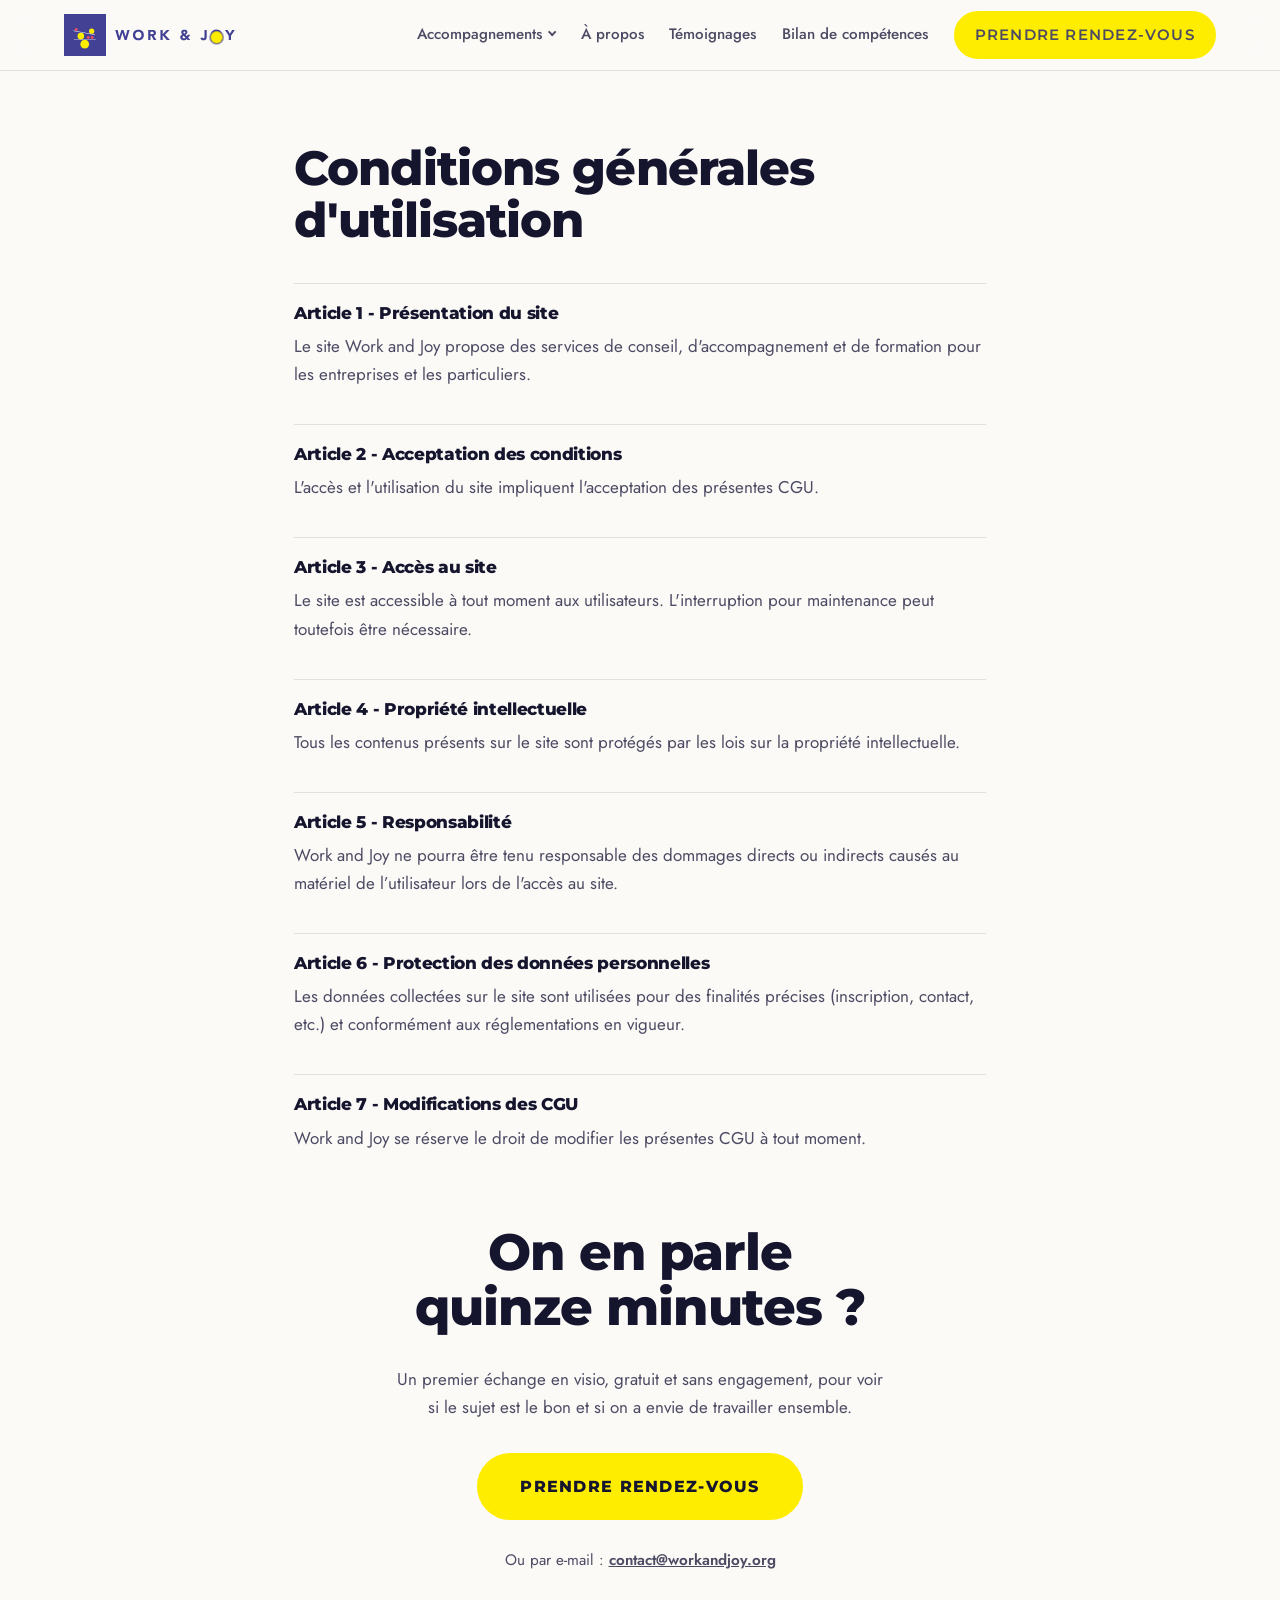
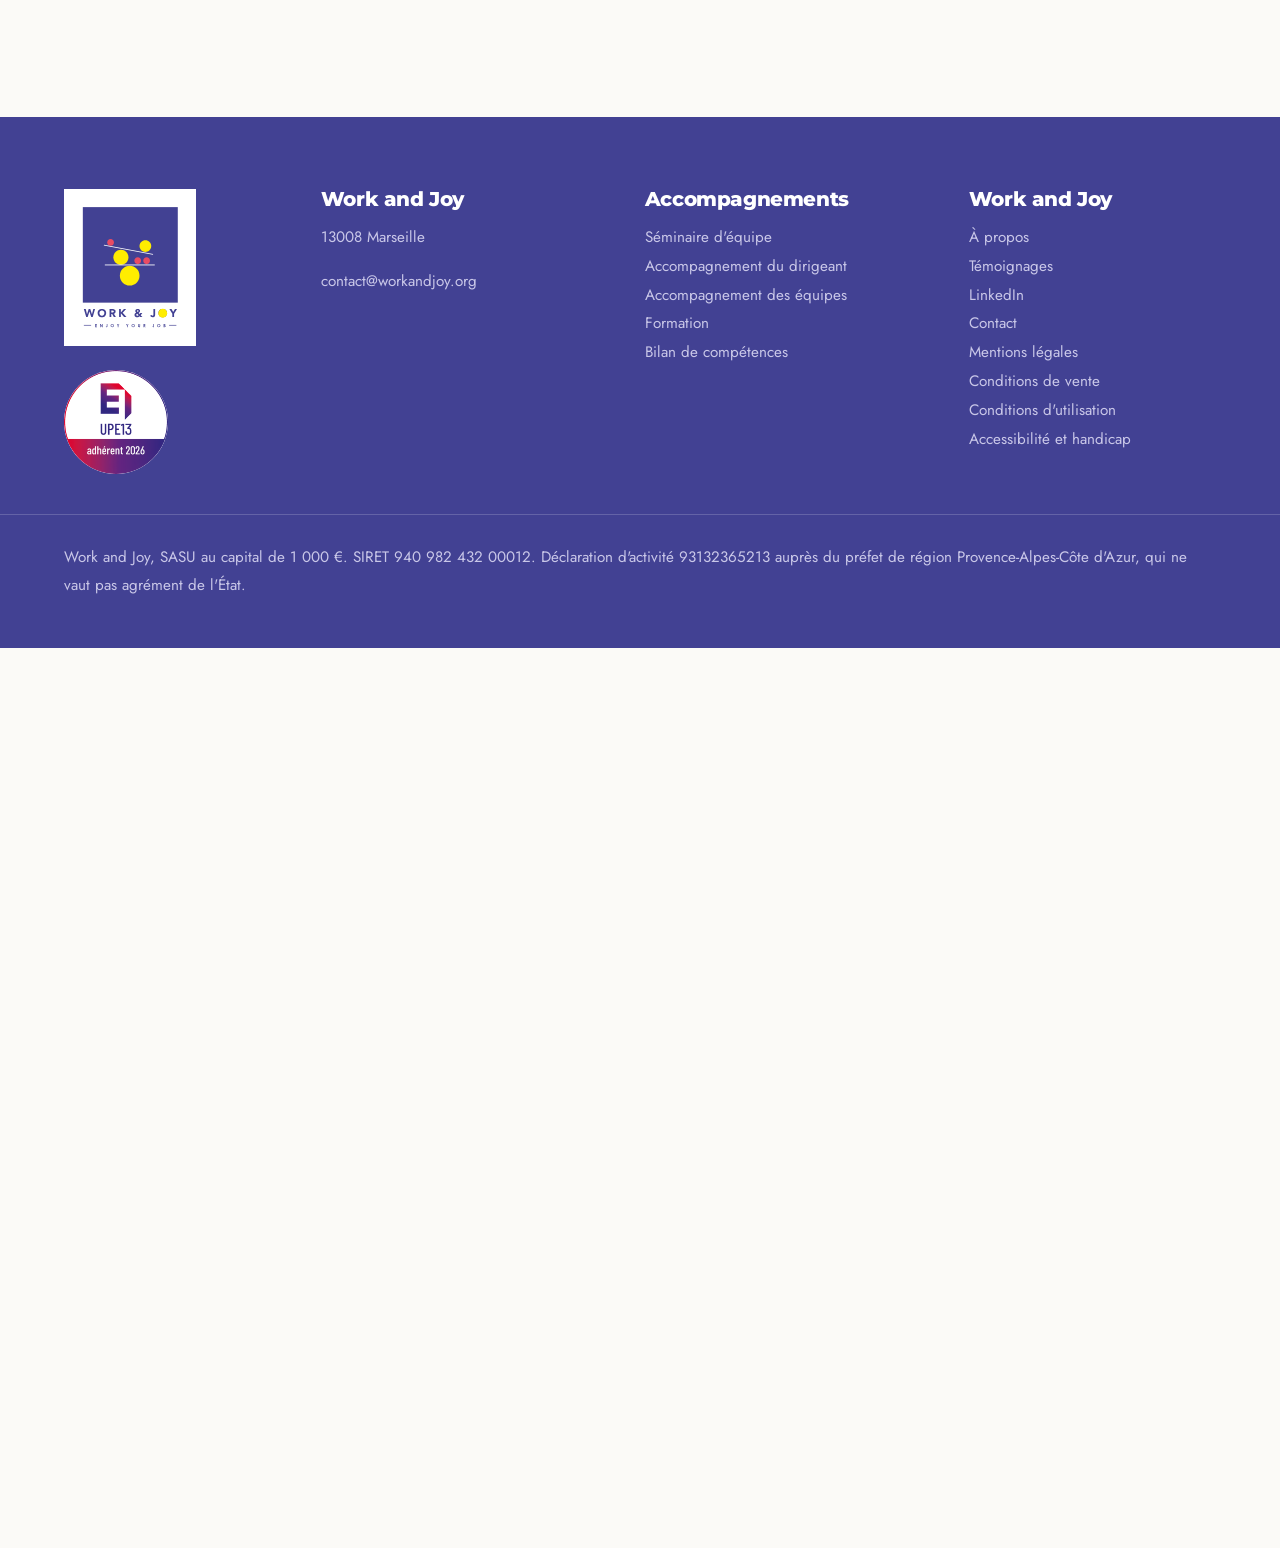
<file: site/cgu/index.html>
<!DOCTYPE html>
<html lang="fr">
<head>
<meta charset="utf-8">
<meta name="viewport" content="width=device-width, initial-scale=1">
<title>Conditions générales d'utilisation | Work and Joy</title>
<meta name="description" content="Conditions générales d'utilisation du site de Work and Joy, organisme de formation et de bilan de compétences à Marseille.">
<link rel="canonical" href="https://www.workandjoy.org/cgu/">
<link rel="icon" href="../favicon.svg" type="image/svg+xml">
<link rel="icon" href="../favicon.ico" sizes="32x32">
<link rel="apple-touch-icon" href="../apple-touch-icon.png">
<meta property="og:type" content="website">
<meta property="og:site_name" content="Work and Joy">
<meta property="og:locale" content="fr_FR">
<meta property="og:title" content="Conditions générales d'utilisation | Work and Joy">
<meta property="og:description" content="Conditions générales d'utilisation du site de Work and Joy, organisme de formation et de bilan de compétences à Marseille.">
<meta property="og:url" content="https://www.workandjoy.org/cgu/">
<meta property="og:image" content="https://www.workandjoy.org/assets/img/og.jpg">
<meta property="og:image:width" content="1200">
<meta property="og:image:height" content="630">
<meta property="og:image:alt" content="Work and Joy, accompagnement des dirigeants et des équipes de PME industrielles et tech">
<meta name="twitter:card" content="summary_large_image">
<link rel="stylesheet" href="../assets/css/style.css">
<link rel="preload" href="../assets/fonts/montserrat-latin-900-normal.woff2" as="font" type="font/woff2" crossorigin>
<link rel="preload" href="../assets/fonts/jost-latin-400-normal.woff2" as="font" type="font/woff2" crossorigin>
<script type="application/ld+json">
{
  "@context": "https://schema.org",
  "@type": "BreadcrumbList",
  "itemListElement": [
    {
      "@type": "ListItem",
      "position": 1,
      "name": "Accueil",
      "item": "https://www.workandjoy.org/"
    },
    {
      "@type": "ListItem",
      "position": 2,
      "name": "Conditions générales d'utilisation",
      "item": "https://www.workandjoy.org/cgu/"
    }
  ]
}
</script>
</head>
<body>

<a class="skip" href="#contenu">Aller au contenu</a>

<header class="nav">
  <div class="nav__in">
    <a class="mark" href="../" aria-label="Work and Joy, accueil">
      <svg class="mark__logo" viewBox="0 0 407 100" aria-hidden="true" focusable="false">
        <g transform="scale(.34472) translate(-14.75 -12.49)">
          <rect x="14.75" y="12.49" width="290.09" height="290.09" fill="#424193"/>
          <circle cx="182.46" cy="175.36" r="10.27" fill="#E94B63"/><circle cx="209.63" cy="175.36" r="10.27" fill="#E94B63"/>
          <circle cx="131.11" cy="165.09" r="23.09" fill="#FFED00"/><circle cx="157.91" cy="220.72" r="30.01" fill="#FFED00"/>
          <rect x="81.95" y="186.85" width="152.54" height="2.53" fill="#fff"/>
          <circle cx="205.85" cy="130.85" r="17.95" fill="#FFED00"/><circle cx="99.45" cy="119.75" r="10.27" fill="#E94B63"/>
          <rect x="152.93" y="65.69" width="2.53" height="152.54" fill="#fff" transform="matrix(.1822 -.9833 .9833 .1822 -13.4766 267.7142)"/>
        </g>
        <g transform="translate(104.1 -284.3)">
          <path fill="currentColor" d="M288.16,346.36h5.32v-10.29l9.06-13.83h-6.3l-5.42,9.03l-5.11-9.03h-6.61l9.06,13.83V346.36z M251.82,331.2 c0.35-0.95,0.86-1.78,1.52-2.47c0.66-0.69,1.45-1.23,2.37-1.62c0.92-0.39,1.95-0.58,3.08-0.58s2.16,0.19,3.08,0.58 c0.92,0.39,1.71,0.93,2.37,1.62c0.66,0.69,1.16,1.52,1.52,2.47c0.35,0.95,0.53,1.99,0.53,3.1c0,1.14-0.18,2.17-0.53,3.12 c-0.35,0.94-0.86,1.76-1.52,2.45c-0.66,0.69-1.45,1.23-2.37,1.62c-0.92,0.39-1.95,0.58-3.08,0.58s-2.16-0.19-3.08-0.58 c-0.92-0.39-1.71-0.93-2.37-1.62c-0.66-0.69-1.16-1.51-1.52-2.45c-0.35-0.94-0.53-1.98-0.53-3.12 C251.3,333.19,251.47,332.16,251.82,331.2 M246.75,339.55c0.65,1.57,1.55,2.9,2.71,4c1.16,1.1,2.53,1.95,4.12,2.54 c1.59,0.59,3.33,0.89,5.21,0.89s3.62-0.3,5.21-0.89c1.59-0.59,2.96-1.44,4.12-2.54c1.16-1.1,2.06-2.44,2.71-4 c0.65-1.57,0.97-3.32,0.97-5.25s-0.32-3.68-0.97-5.25c-0.65-1.57-1.55-2.9-2.71-4c-1.16-1.1-2.53-1.95-4.12-2.54 c-1.59-0.59-3.33-0.89-5.21-0.89s-3.62,0.3-5.21,0.89c-1.59,0.59-2.96,1.44-4.12,2.54s-2.06,2.44-2.71,4 c-0.65,1.57-0.97,3.32-0.97,5.25S246.1,337.98,246.75,339.55 M235.69,322.24h-5.32v15.47c0,0.45-0.02,0.95-0.05,1.48 c-0.03,0.53-0.13,1.03-0.29,1.48c-0.16,0.45-0.41,0.83-0.75,1.14s-0.82,0.46-1.43,0.46c-0.59,0-1.12-0.2-1.58-0.61 c-0.47-0.41-0.73-0.91-0.8-1.5l-4.87,1.19c0.39,1.93,1.24,3.35,2.56,4.26c1.32,0.91,2.93,1.36,4.84,1.36 c1.64,0,2.96-0.24,3.97-0.73c1.01-0.49,1.79-1.14,2.33-1.94c0.55-0.81,0.91-1.73,1.11-2.78c0.19-1.04,0.29-2.12,0.29-3.24V322.24z M185.16,340.71c-0.57,0.5-1.14,0.92-1.72,1.26c-0.58,0.34-1.27,0.51-2.06,0.51c-0.41,0-0.81-0.07-1.21-0.22 c-0.4-0.15-0.74-0.35-1.04-0.6c-0.3-0.25-0.53-0.56-0.72-0.92s-0.27-0.77-0.27-1.23s0.08-0.85,0.24-1.19 c0.16-0.34,0.37-0.64,0.63-0.9c0.26-0.26,0.56-0.5,0.89-0.72c0.33-0.22,0.66-0.43,1.01-0.63L185.16,340.71z M184.23,326.28 c0.47,0.37,0.7,0.91,0.7,1.62c0,0.34-0.09,0.66-0.27,0.97s-0.41,0.59-0.68,0.85c-0.27,0.26-0.57,0.5-0.89,0.72 c-0.32,0.22-0.61,0.4-0.89,0.56c-0.2-0.18-0.43-0.39-0.66-0.61c-0.24-0.23-0.45-0.47-0.65-0.73c-0.19-0.26-0.36-0.53-0.49-0.82 c-0.14-0.28-0.2-0.57-0.2-0.87c0-0.68,0.23-1.23,0.68-1.64c0.45-0.41,1.01-0.61,1.67-0.61C183.2,325.72,183.76,325.9,184.23,326.28 M196.54,333.93h-5.93l-2.35,3.2l-3.1-3.3c0.61-0.32,1.19-0.69,1.72-1.11c0.53-0.42,1.01-0.9,1.41-1.43s0.73-1.11,0.97-1.72 c0.24-0.61,0.36-1.28,0.36-2.01c0-1.02-0.19-1.9-0.58-2.64c-0.39-0.74-0.9-1.35-1.55-1.84c-0.65-0.49-1.39-0.85-2.23-1.09 c-0.84-0.24-1.73-0.36-2.66-0.36c-0.95,0-1.89,0.11-2.79,0.34c-0.91,0.23-1.71,0.59-2.42,1.09c-0.7,0.5-1.27,1.14-1.69,1.91 c-0.42,0.77-0.63,1.7-0.63,2.79c0,0.59,0.06,1.12,0.19,1.6c0.12,0.48,0.31,0.93,0.55,1.36c0.24,0.43,0.52,0.84,0.85,1.23 s0.69,0.8,1.07,1.23c-0.73,0.25-1.4,0.58-2.01,1.01c-0.61,0.42-1.15,0.91-1.62,1.48c-0.47,0.57-0.83,1.2-1.09,1.89 c-0.26,0.69-0.39,1.43-0.39,2.2c0,1.2,0.24,2.26,0.72,3.17s1.12,1.66,1.93,2.27c0.81,0.6,1.72,1.05,2.74,1.35 c1.02,0.3,2.08,0.44,3.17,0.44c1.43,0,2.72-0.23,3.87-0.68c1.15-0.45,2.22-1.19,3.22-2.21l2.01,2.28h6.58l-5.38-5.69L196.54,333.93 z M125.54,346.36h5.32v-11.45l9.81,11.45h7.43l-11.65-12.91l10.73-11.21h-6.95l-9.37,10.02v-10.02h-5.32V346.36z M101.76,326.74 h3.48c0.48,0,0.97,0.03,1.47,0.1c0.5,0.07,0.94,0.2,1.33,0.39c0.39,0.19,0.7,0.47,0.95,0.83c0.25,0.36,0.37,0.85,0.37,1.47 c0,0.66-0.14,1.17-0.43,1.53c-0.29,0.36-0.64,0.63-1.07,0.8c-0.43,0.17-0.92,0.27-1.45,0.31c-0.53,0.03-1.04,0.05-1.52,0.05h-3.13 V326.74z M96.44,346.36h5.32v-9.64h2.62l5.04,9.64h6.37l-6.13-10.19c1.7-0.32,3-1.07,3.88-2.27c0.89-1.19,1.33-2.64,1.33-4.34 c0-1.41-0.24-2.58-0.73-3.53c-0.49-0.94-1.15-1.69-1.98-2.25c-0.83-0.56-1.79-0.95-2.9-1.19c-1.1-0.24-2.27-0.36-3.49-0.36h-9.34 V346.36z M66.03,331.2c0.35-0.95,0.86-1.78,1.52-2.47c0.66-0.69,1.45-1.23,2.37-1.62c0.92-0.39,1.95-0.58,3.08-0.58 c1.14,0,2.16,0.19,3.08,0.58c0.92,0.39,1.71,0.93,2.37,1.62c0.66,0.69,1.16,1.52,1.52,2.47c0.35,0.95,0.53,1.99,0.53,3.1 c0,1.14-0.18,2.17-0.53,3.12c-0.35,0.94-0.86,1.76-1.52,2.45c-0.66,0.69-1.45,1.23-2.37,1.62c-0.92,0.39-1.95,0.58-3.08,0.58 c-1.14,0-2.16-0.19-3.08-0.58c-0.92-0.39-1.71-0.93-2.37-1.62c-0.66-0.69-1.16-1.51-1.52-2.45s-0.53-1.98-0.53-3.12 C65.51,333.19,65.68,332.16,66.03,331.2 M60.96,339.55c0.65,1.57,1.55,2.9,2.71,4c1.16,1.1,2.53,1.95,4.12,2.54 c1.59,0.59,3.33,0.89,5.21,0.89s3.62-0.3,5.21-0.89s2.96-1.44,4.12-2.54c1.16-1.1,2.06-2.44,2.71-4s0.97-3.32,0.97-5.25 s-0.32-3.68-0.97-5.25c-0.65-1.57-1.55-2.9-2.71-4s-2.53-1.95-4.12-2.54s-3.33-0.89-5.21-0.89s-3.62,0.3-5.21,0.89 c-1.59,0.59-2.96,1.44-4.12,2.54c-1.16,1.1-2.06,2.44-2.71,4c-0.65,1.57-0.97,3.32-0.97,5.25S60.31,337.98,60.96,339.55 M25.03,346.36h4.57l5.32-16.7h0.07l5.32,16.7h4.74l7.05-24.12H46.7l-4.05,15.88h-0.07l-5.01-15.88h-4.94l-5.04,15.47h-0.07 l-3.85-15.47h-5.79L25.03,346.36z"/>
          <circle class="mark__o" cx="259" cy="334.6" r="13.5"/>
        </g>
      </svg>
    </a>
    <input type="checkbox" id="menu" class="nav__toggle">
    <label for="menu" class="nav__burger" aria-hidden="true"><span></span><span></span><span></span></label>
    <nav class="nav__links">
      <details class="drop">
        <summary>Accompagnements</summary>
        <div class="drop__panel">
          <a href="../seminaire-equipe/">Séminaire d'équipe<span>à partir d’une demi-journée, 2 000 € HT</span></a>
          <a href="../accompagnement-dirigeant/">Accompagnement du dirigeant<span>séances régulières, à partir de 3 mois</span></a>
          <a href="../accompagnement-equipes/">Accompagnement des équipes<span>3 à 4 sessions sur 4 à 6 mois</span></a>
          <a href="../formation-management/">Formation management<span>1 à 2 jours, sur mesure</span></a>
        </div>
      </details>
      <a href="../a-propos/">À propos</a>
      <a href="../temoignages/">Témoignages</a>
      <a href="../bilan-de-competences/">Bilan de compétences</a>
      <a class="btn btn--sm" href="#contact">Prendre rendez-vous</a>
    </nav>
  </div>
</header>
<script>addEventListener("click",function(e){document.querySelectorAll("nav details[open]").forEach(function(d){if(!d.contains(e.target))d.open=false})})</script>

<main id="contenu">

  <section class="legal">
    <h1>Conditions générales d'utilisation</h1>

    <h2>Article 1 - Présentation du site</h2>
    <p>Le site Work and Joy propose des services de conseil, d'accompagnement et de formation pour les entreprises et les particuliers.</p>

    <h2>Article 2 - Acceptation des conditions</h2>
    <p>L'accès et l'utilisation du site impliquent l'acceptation des présentes CGU.</p>

    <h2>Article 3 - Accès au site</h2>
    <p>Le site est accessible à tout moment aux utilisateurs. L'interruption pour maintenance peut toutefois être nécessaire.</p>

    <h2>Article 4 - Propriété intellectuelle</h2>
    <p>Tous les contenus présents sur le site sont protégés par les lois sur la propriété intellectuelle.</p>

    <h2>Article 5 - Responsabilité</h2>
    <p>Work and Joy ne pourra être tenu responsable des dommages directs ou indirects causés au matériel de l’utilisateur lors de l'accès au site.</p>

    <h2>Article 6 - Protection des données personnelles</h2>
    <p>Les données collectées sur le site sont utilisées pour des finalités précises (inscription, contact, etc.) et conformément aux réglementations en vigueur.</p>

    <h2>Article 7 - Modifications des CGU</h2>
    <p>Work and Joy se réserve le droit de modifier les présentes CGU à tout moment.</p>
  </section>

  <section class="final" id="contact">
    <h2>On en parle quinze minutes ?</h2>
    <p>Un premier échange en visio, gratuit et sans engagement, pour voir si le sujet est le bon et si on a envie de travailler ensemble.</p>
    <a class="btn btn--lg" href="https://bookings.cloud.microsoft/bookwithme/user/a25ae09279404c6988d7f9df4378557e@workandjoy.org/meetingtype/o_2nV1khmUG8mVr6vYahlA2?anonymous&amp;ismsaljsauthenabled&amp;ep=mcard">Prendre rendez-vous</a>
    <p class="final__alt">Ou par e-mail : <a href="mailto:contact@workandjoy.org">contact@workandjoy.org</a></p>
  </section>

</main>

<footer class="foot">
  <div class="foot__in">
    <div class="foot__brand">
      <img class="foot__logo" src="../assets/img/logo.svg" width="160" height="197" alt="Work and Joy" loading="lazy">
      <img class="foot__upe13" src="../assets/img/upe13-adherent-2026.png" width="200" height="200" alt="UPE13, adhérent 2026" loading="lazy">
    </div>
    <div class="foot__col">
      <h3>Work and Joy</h3>
      <p>13008 Marseille</p>
      <p><a href="mailto:contact@workandjoy.org">contact@workandjoy.org</a></p>
    </div>
    <div class="foot__col">
      <h3>Accompagnements</h3>
      <p>
        <a href="../seminaire-equipe/">Séminaire d'équipe</a><br>
        <a href="../accompagnement-dirigeant/">Accompagnement du dirigeant</a><br>
        <a href="../accompagnement-equipes/">Accompagnement des équipes</a><br>
        <a href="../formation-management/">Formation</a><br>
        <a href="../bilan-de-competences/">Bilan de compétences</a>
      </p>
    </div>
    <div class="foot__col">
      <h3>Work and Joy</h3>
      <p>
        <a href="../a-propos/">À propos</a><br>
        <a href="../temoignages/">Témoignages</a><br>
        <a href="https://www.linkedin.com/in/haumonte">LinkedIn</a><br>
        <a href="../contact/">Contact</a><br>
        <a href="../mentions-legales/">Mentions légales</a><br>
        <a href="../cgv/">Conditions de vente</a><br>
        <a href="../cgu/">Conditions d'utilisation</a><br>
        <a href="../accessibilite-et-handicap/">Accessibilité et handicap</a>
      </p>
    </div>
  </div>
  <p class="foot__legal">Work and Joy, SASU au capital de 1 000 €. SIRET 940 982 432 00012. Déclaration d'activité 93132365213 auprès du préfet de région Provence-Alpes-Côte d'Azur, qui ne vaut pas agrément de l'État.</p>
</footer>

<script defer src="../assets/js/scene.js"></script>
</body>
</html>
</file>
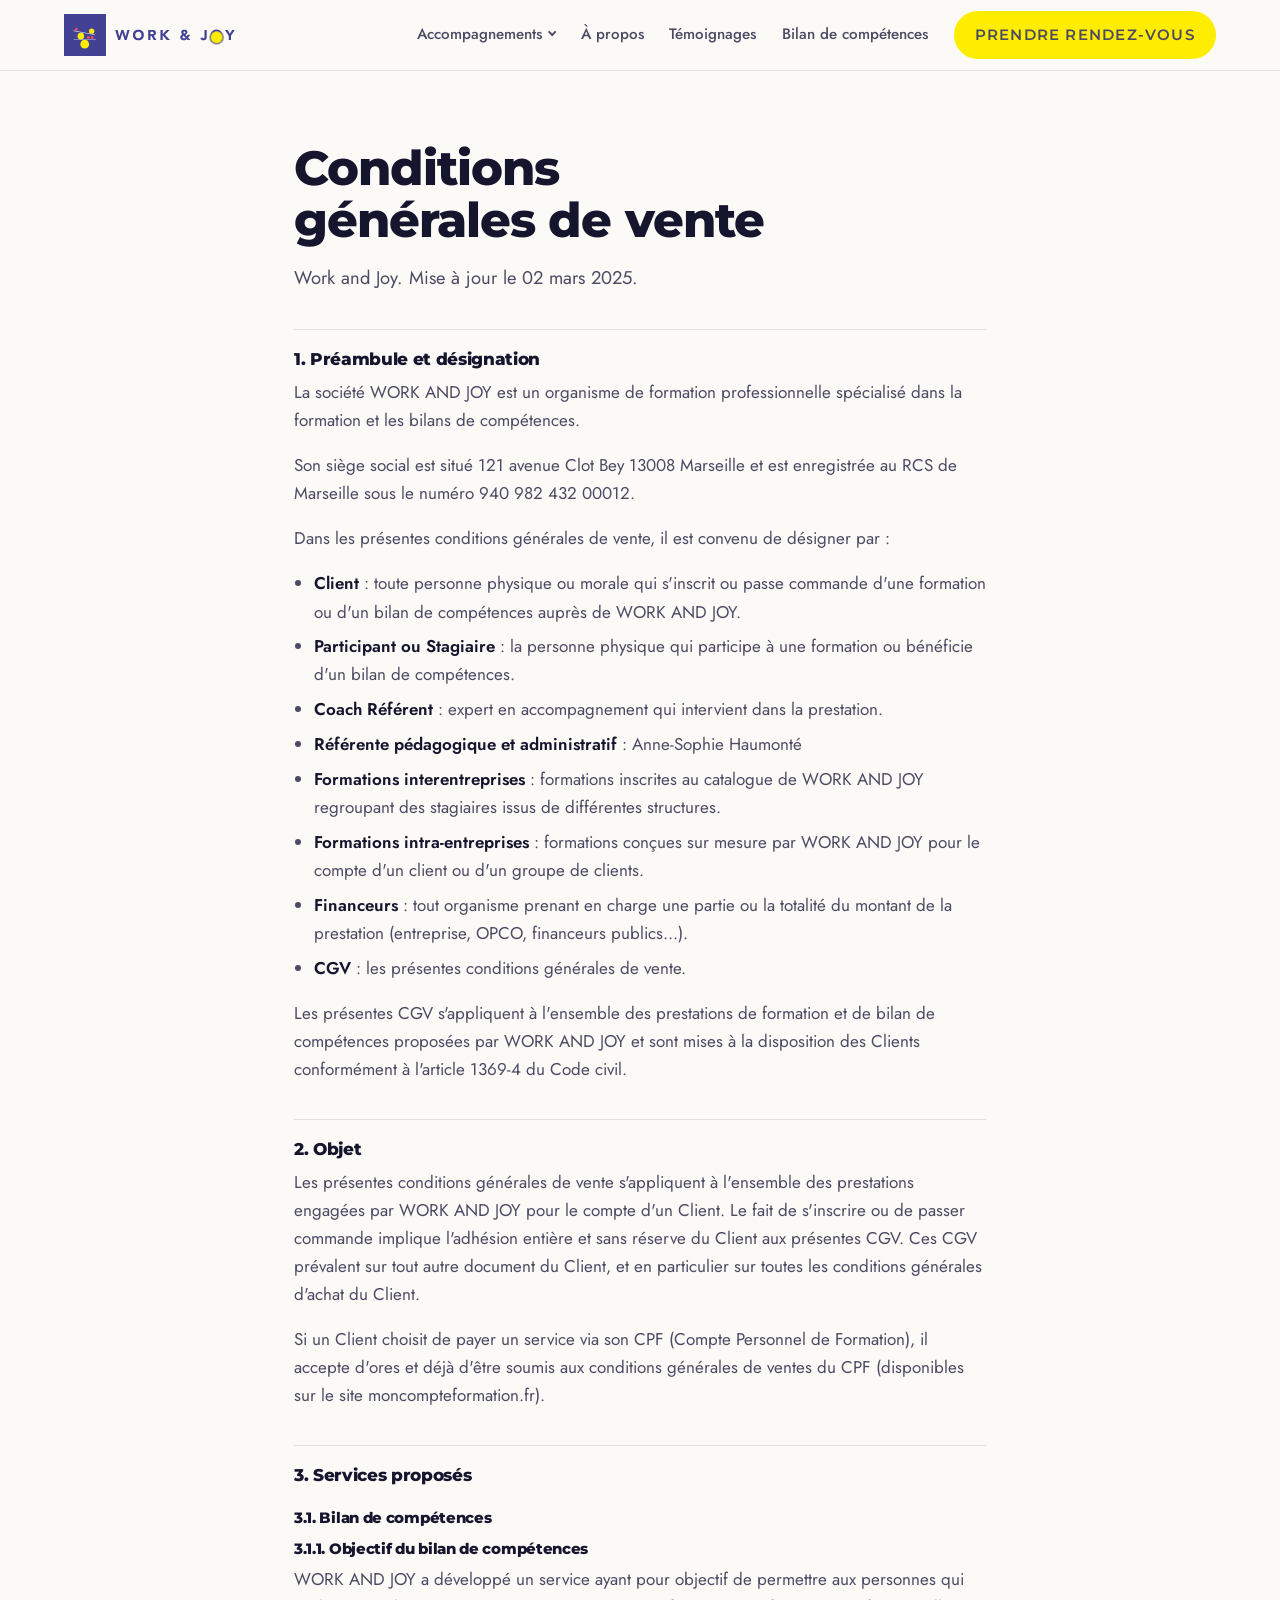
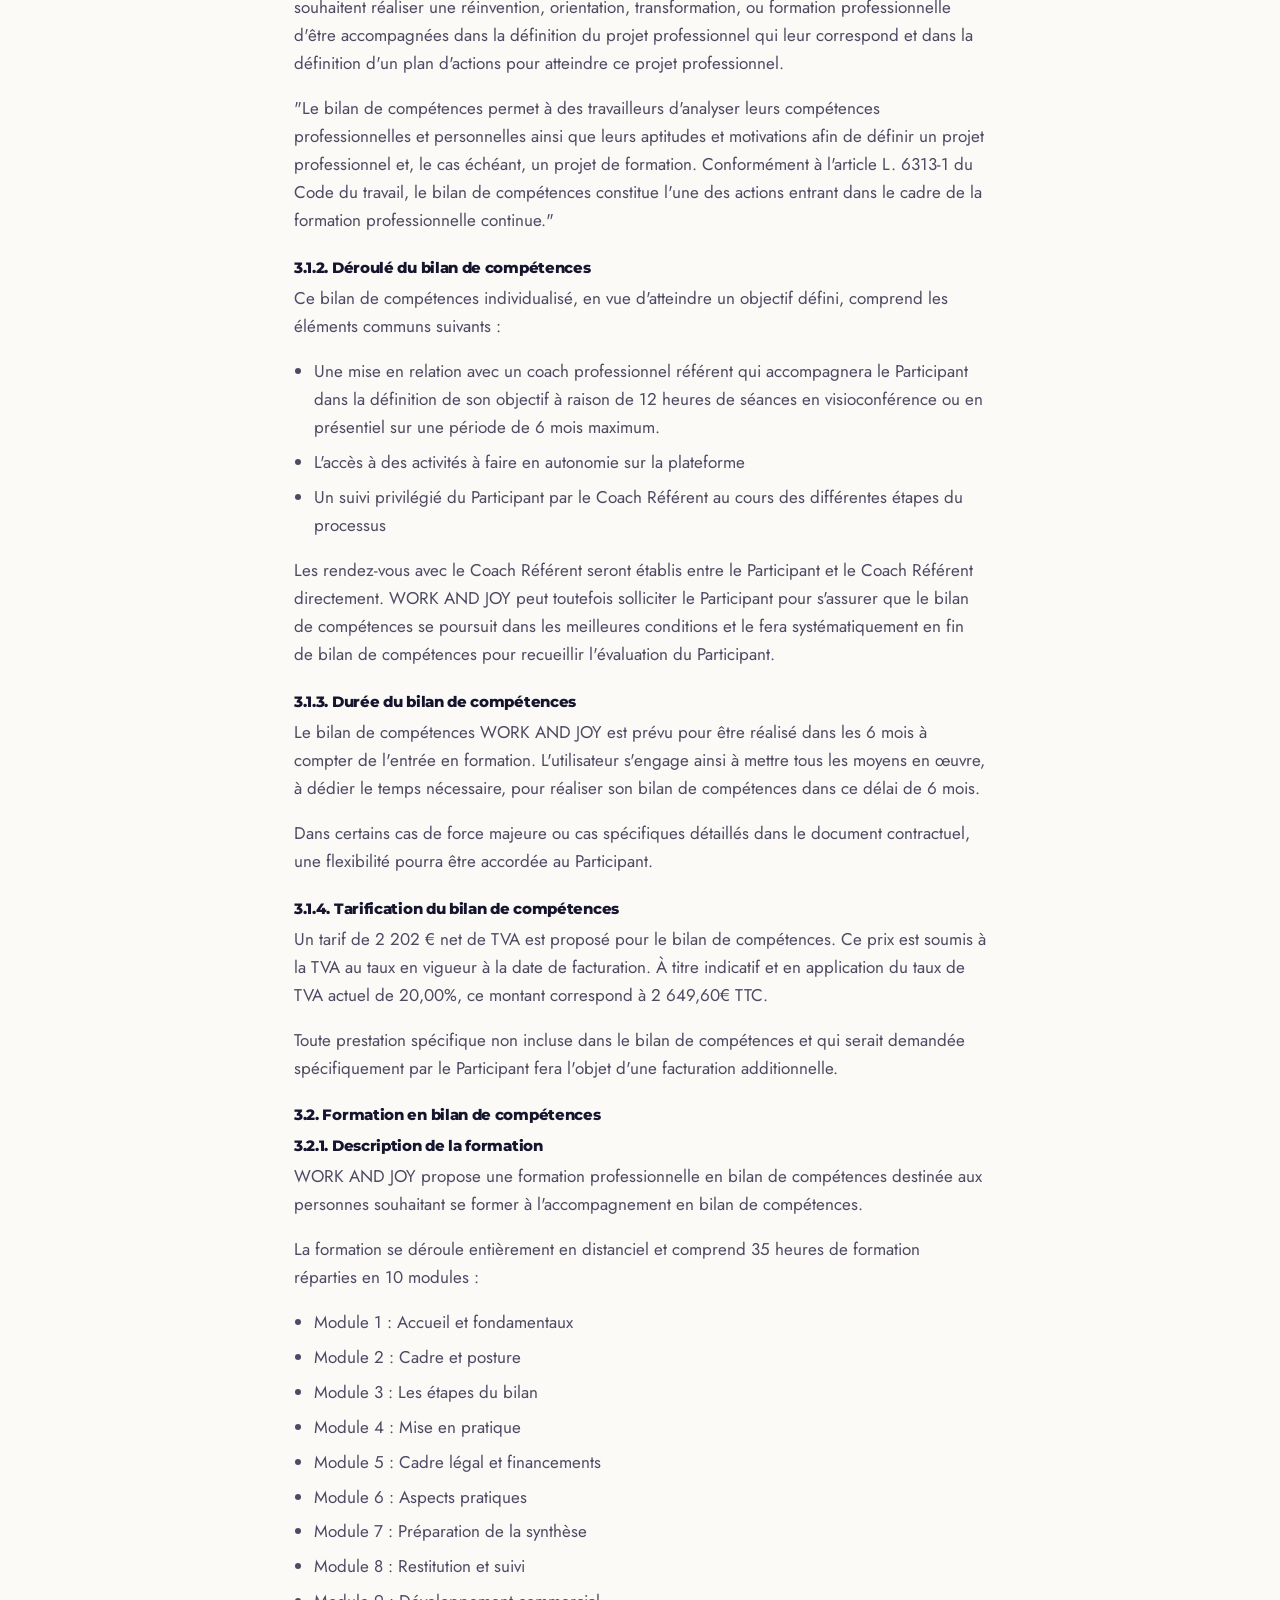
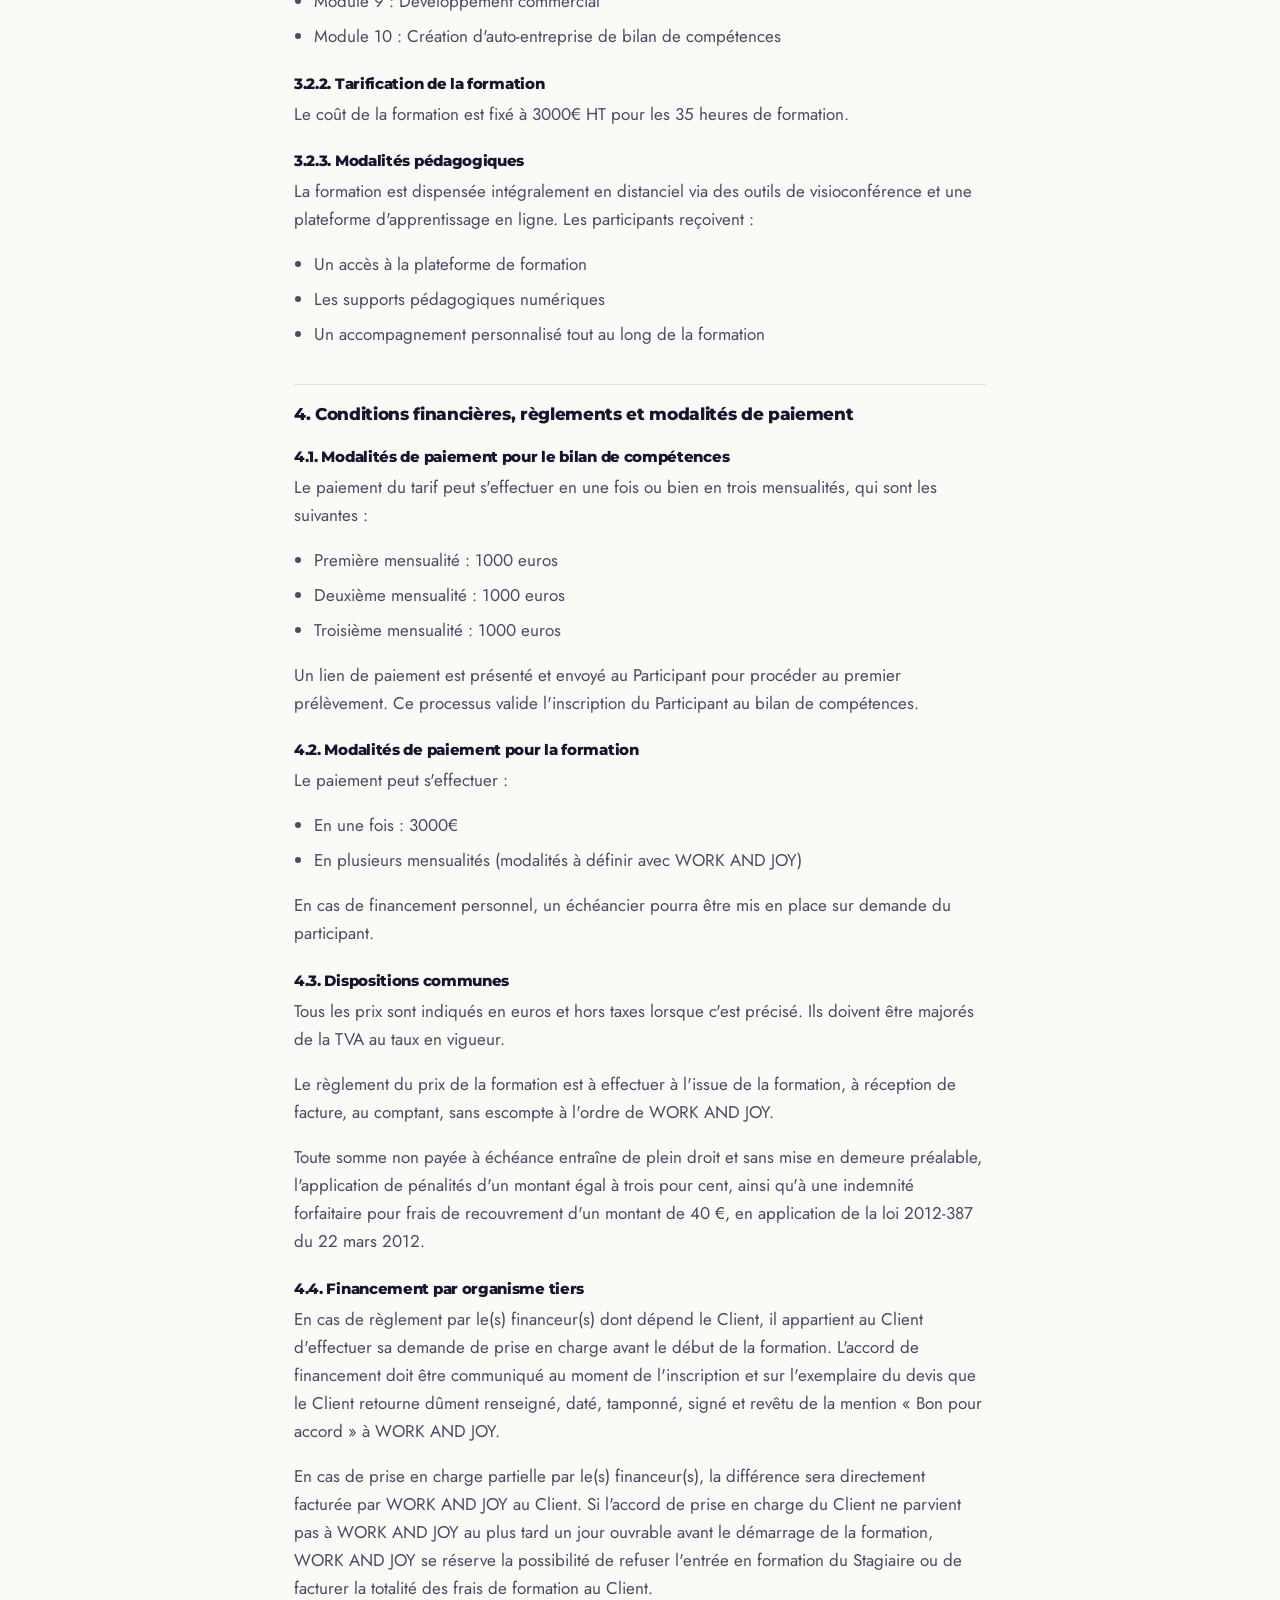
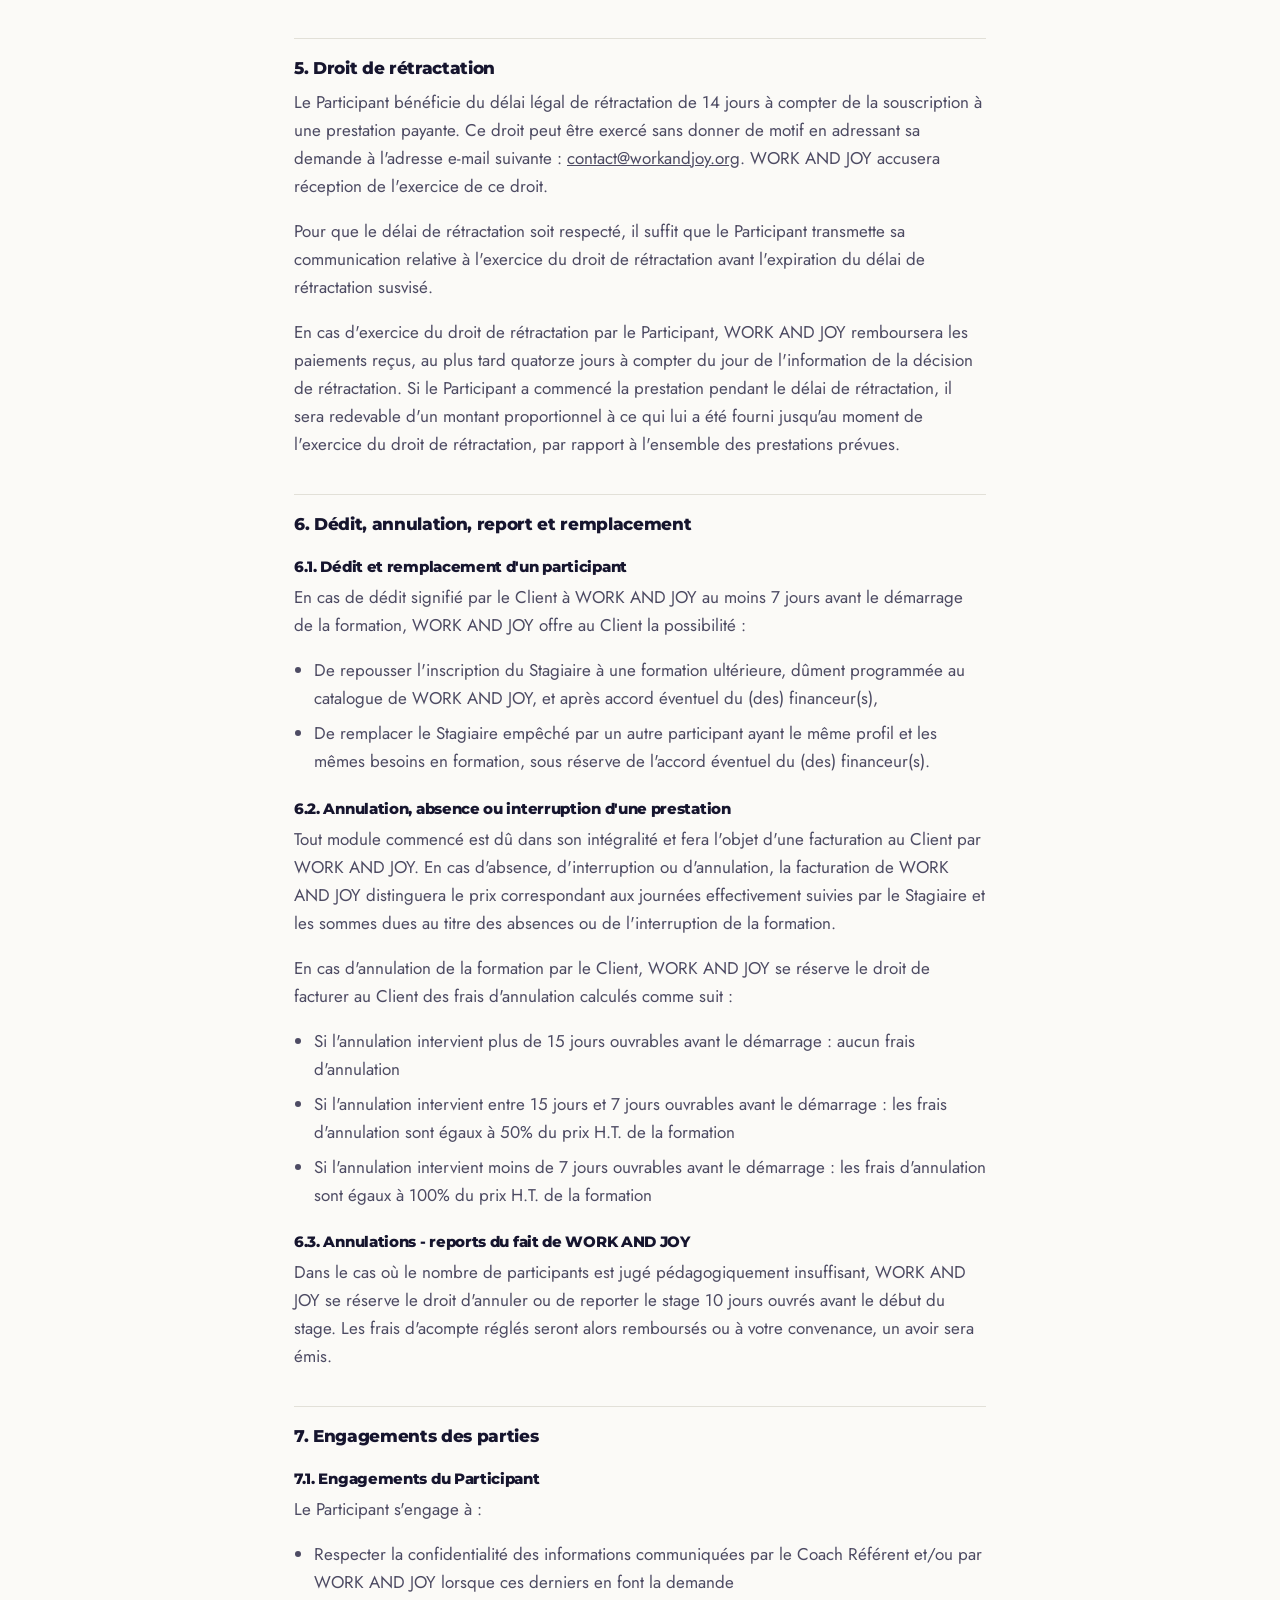
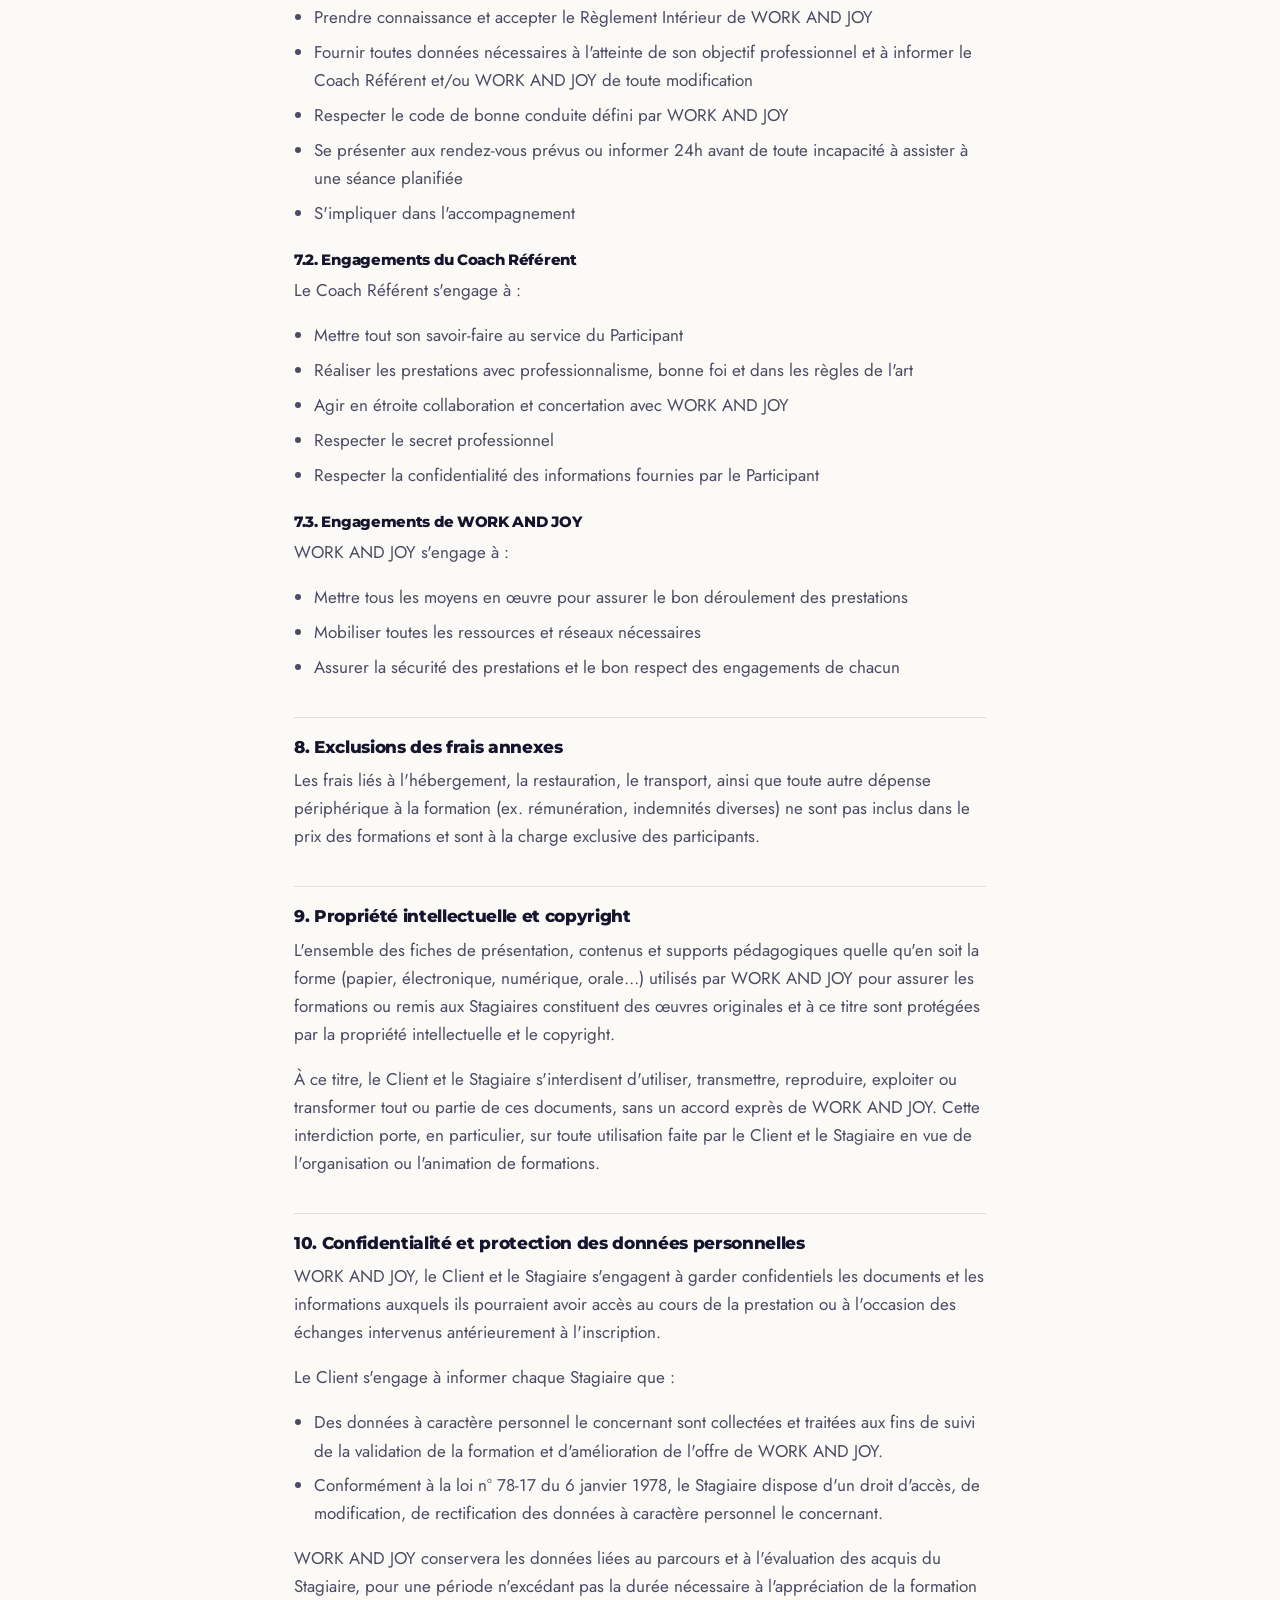
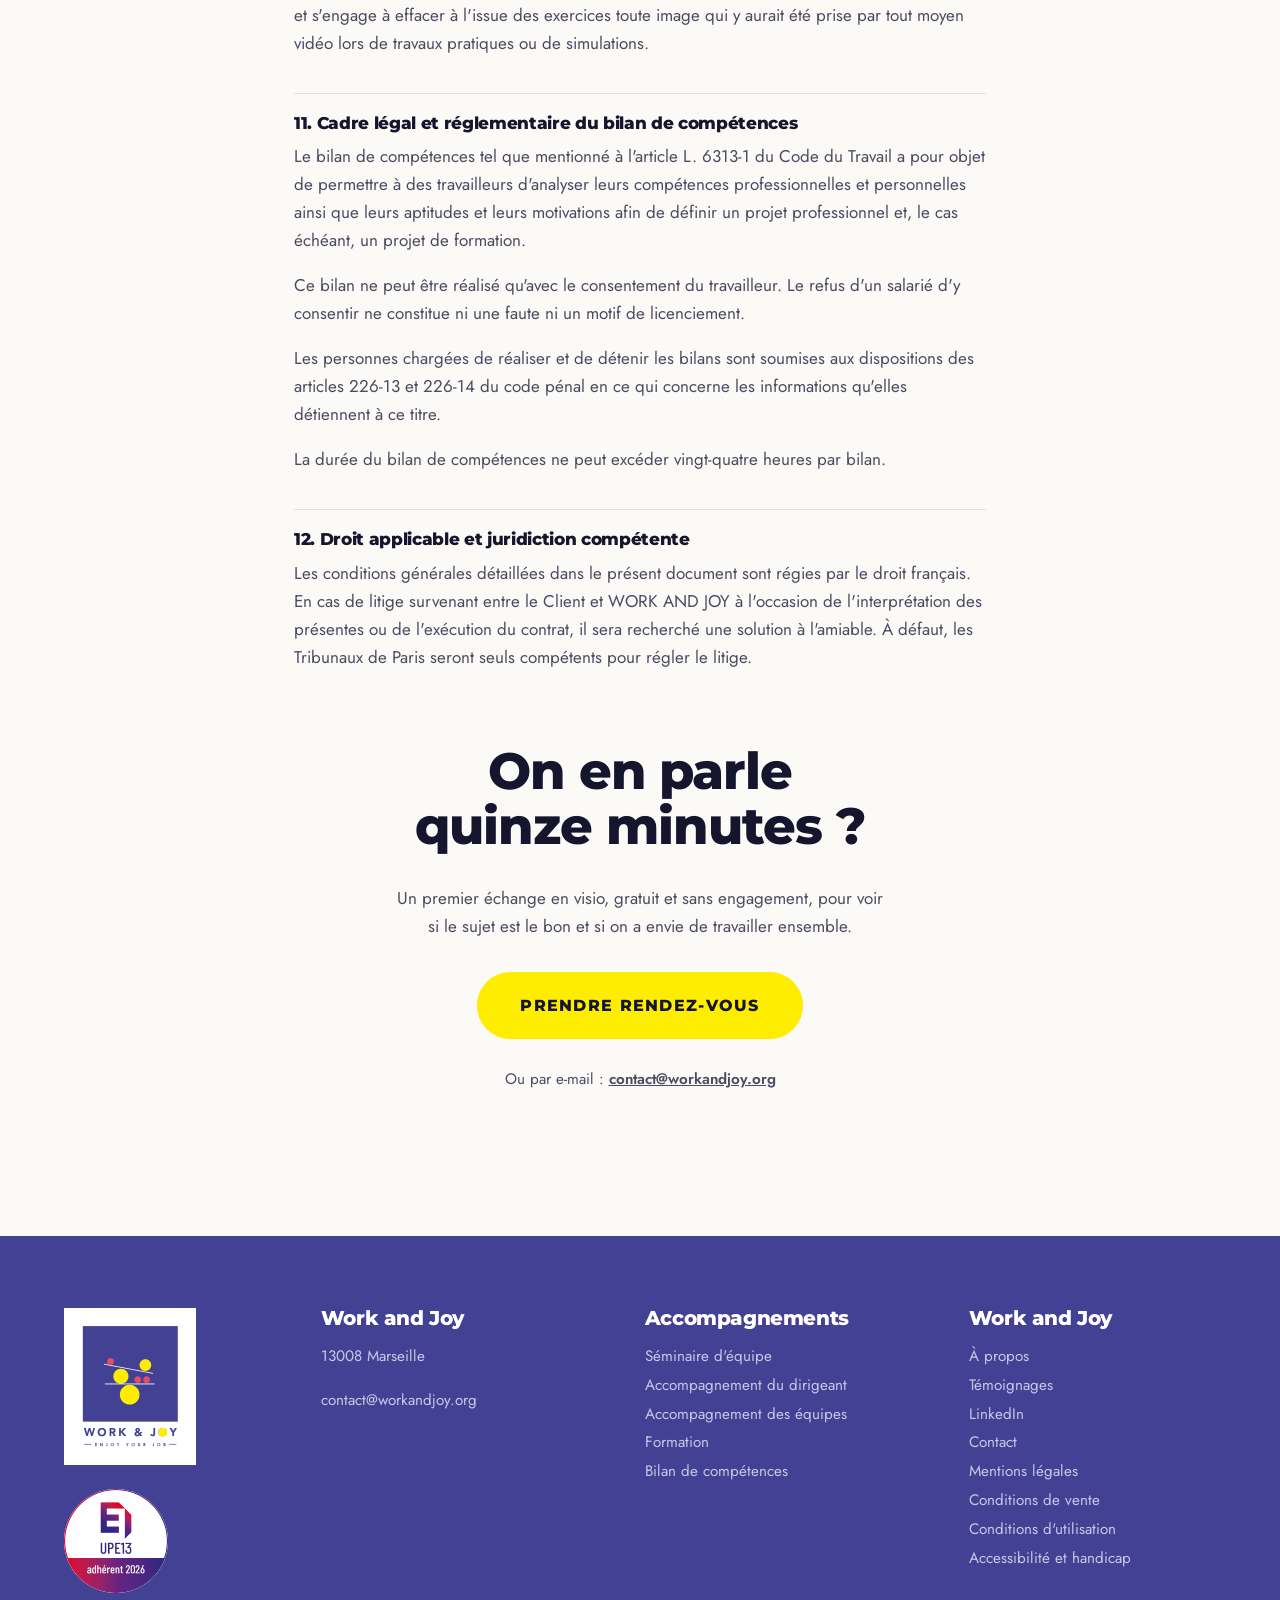
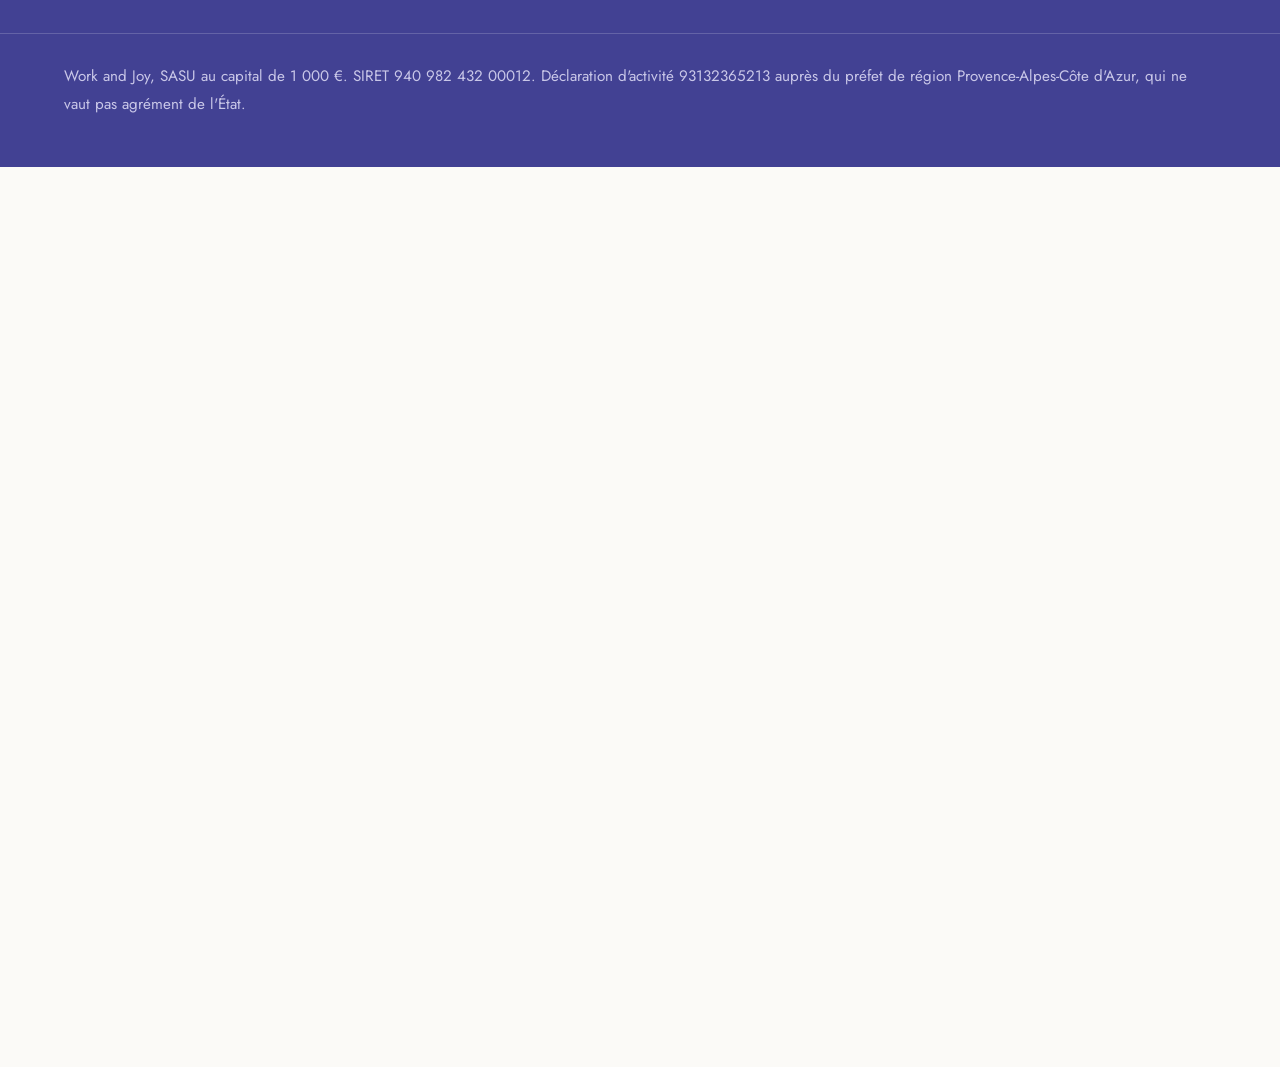
<file: site/cgv/index.html>
<!DOCTYPE html>
<html lang="fr">
<head>
<meta charset="utf-8">
<meta name="viewport" content="width=device-width, initial-scale=1">
<title>Conditions générales de vente | Work and Joy</title>
<meta name="description" content="Conditions générales de vente de Work and Joy, organisme de formation et de bilan de compétences à Marseille. Mise à jour du 2 mars 2025.">
<link rel="canonical" href="https://www.workandjoy.org/cgv/">
<link rel="icon" href="../favicon.svg" type="image/svg+xml">
<link rel="icon" href="../favicon.ico" sizes="32x32">
<link rel="apple-touch-icon" href="../apple-touch-icon.png">
<meta property="og:type" content="website">
<meta property="og:site_name" content="Work and Joy">
<meta property="og:locale" content="fr_FR">
<meta property="og:title" content="Conditions générales de vente | Work and Joy">
<meta property="og:description" content="Conditions générales de vente de Work and Joy, organisme de formation et de bilan de compétences à Marseille. Mise à jour du 2 mars 2025.">
<meta property="og:url" content="https://www.workandjoy.org/cgv/">
<meta property="og:image" content="https://www.workandjoy.org/assets/img/og.jpg">
<meta property="og:image:width" content="1200">
<meta property="og:image:height" content="630">
<meta property="og:image:alt" content="Work and Joy, accompagnement des dirigeants et des équipes de PME industrielles et tech">
<meta name="twitter:card" content="summary_large_image">
<link rel="stylesheet" href="../assets/css/style.css">
<link rel="preload" href="../assets/fonts/montserrat-latin-900-normal.woff2" as="font" type="font/woff2" crossorigin>
<link rel="preload" href="../assets/fonts/jost-latin-400-normal.woff2" as="font" type="font/woff2" crossorigin>
<script type="application/ld+json">
{
  "@context": "https://schema.org",
  "@type": "BreadcrumbList",
  "itemListElement": [
    {
      "@type": "ListItem",
      "position": 1,
      "name": "Accueil",
      "item": "https://www.workandjoy.org/"
    },
    {
      "@type": "ListItem",
      "position": 2,
      "name": "Conditions générales de vente",
      "item": "https://www.workandjoy.org/cgv/"
    }
  ]
}
</script>
</head>
<body>

<a class="skip" href="#contenu">Aller au contenu</a>

<header class="nav">
  <div class="nav__in">
    <a class="mark" href="../" aria-label="Work and Joy, accueil">
      <svg class="mark__logo" viewBox="0 0 407 100" aria-hidden="true" focusable="false">
        <g transform="scale(.34472) translate(-14.75 -12.49)">
          <rect x="14.75" y="12.49" width="290.09" height="290.09" fill="#424193"/>
          <circle cx="182.46" cy="175.36" r="10.27" fill="#E94B63"/><circle cx="209.63" cy="175.36" r="10.27" fill="#E94B63"/>
          <circle cx="131.11" cy="165.09" r="23.09" fill="#FFED00"/><circle cx="157.91" cy="220.72" r="30.01" fill="#FFED00"/>
          <rect x="81.95" y="186.85" width="152.54" height="2.53" fill="#fff"/>
          <circle cx="205.85" cy="130.85" r="17.95" fill="#FFED00"/><circle cx="99.45" cy="119.75" r="10.27" fill="#E94B63"/>
          <rect x="152.93" y="65.69" width="2.53" height="152.54" fill="#fff" transform="matrix(.1822 -.9833 .9833 .1822 -13.4766 267.7142)"/>
        </g>
        <g transform="translate(104.1 -284.3)">
          <path fill="currentColor" d="M288.16,346.36h5.32v-10.29l9.06-13.83h-6.3l-5.42,9.03l-5.11-9.03h-6.61l9.06,13.83V346.36z M251.82,331.2 c0.35-0.95,0.86-1.78,1.52-2.47c0.66-0.69,1.45-1.23,2.37-1.62c0.92-0.39,1.95-0.58,3.08-0.58s2.16,0.19,3.08,0.58 c0.92,0.39,1.71,0.93,2.37,1.62c0.66,0.69,1.16,1.52,1.52,2.47c0.35,0.95,0.53,1.99,0.53,3.1c0,1.14-0.18,2.17-0.53,3.12 c-0.35,0.94-0.86,1.76-1.52,2.45c-0.66,0.69-1.45,1.23-2.37,1.62c-0.92,0.39-1.95,0.58-3.08,0.58s-2.16-0.19-3.08-0.58 c-0.92-0.39-1.71-0.93-2.37-1.62c-0.66-0.69-1.16-1.51-1.52-2.45c-0.35-0.94-0.53-1.98-0.53-3.12 C251.3,333.19,251.47,332.16,251.82,331.2 M246.75,339.55c0.65,1.57,1.55,2.9,2.71,4c1.16,1.1,2.53,1.95,4.12,2.54 c1.59,0.59,3.33,0.89,5.21,0.89s3.62-0.3,5.21-0.89c1.59-0.59,2.96-1.44,4.12-2.54c1.16-1.1,2.06-2.44,2.71-4 c0.65-1.57,0.97-3.32,0.97-5.25s-0.32-3.68-0.97-5.25c-0.65-1.57-1.55-2.9-2.71-4c-1.16-1.1-2.53-1.95-4.12-2.54 c-1.59-0.59-3.33-0.89-5.21-0.89s-3.62,0.3-5.21,0.89c-1.59,0.59-2.96,1.44-4.12,2.54s-2.06,2.44-2.71,4 c-0.65,1.57-0.97,3.32-0.97,5.25S246.1,337.98,246.75,339.55 M235.69,322.24h-5.32v15.47c0,0.45-0.02,0.95-0.05,1.48 c-0.03,0.53-0.13,1.03-0.29,1.48c-0.16,0.45-0.41,0.83-0.75,1.14s-0.82,0.46-1.43,0.46c-0.59,0-1.12-0.2-1.58-0.61 c-0.47-0.41-0.73-0.91-0.8-1.5l-4.87,1.19c0.39,1.93,1.24,3.35,2.56,4.26c1.32,0.91,2.93,1.36,4.84,1.36 c1.64,0,2.96-0.24,3.97-0.73c1.01-0.49,1.79-1.14,2.33-1.94c0.55-0.81,0.91-1.73,1.11-2.78c0.19-1.04,0.29-2.12,0.29-3.24V322.24z M185.16,340.71c-0.57,0.5-1.14,0.92-1.72,1.26c-0.58,0.34-1.27,0.51-2.06,0.51c-0.41,0-0.81-0.07-1.21-0.22 c-0.4-0.15-0.74-0.35-1.04-0.6c-0.3-0.25-0.53-0.56-0.72-0.92s-0.27-0.77-0.27-1.23s0.08-0.85,0.24-1.19 c0.16-0.34,0.37-0.64,0.63-0.9c0.26-0.26,0.56-0.5,0.89-0.72c0.33-0.22,0.66-0.43,1.01-0.63L185.16,340.71z M184.23,326.28 c0.47,0.37,0.7,0.91,0.7,1.62c0,0.34-0.09,0.66-0.27,0.97s-0.41,0.59-0.68,0.85c-0.27,0.26-0.57,0.5-0.89,0.72 c-0.32,0.22-0.61,0.4-0.89,0.56c-0.2-0.18-0.43-0.39-0.66-0.61c-0.24-0.23-0.45-0.47-0.65-0.73c-0.19-0.26-0.36-0.53-0.49-0.82 c-0.14-0.28-0.2-0.57-0.2-0.87c0-0.68,0.23-1.23,0.68-1.64c0.45-0.41,1.01-0.61,1.67-0.61C183.2,325.72,183.76,325.9,184.23,326.28 M196.54,333.93h-5.93l-2.35,3.2l-3.1-3.3c0.61-0.32,1.19-0.69,1.72-1.11c0.53-0.42,1.01-0.9,1.41-1.43s0.73-1.11,0.97-1.72 c0.24-0.61,0.36-1.28,0.36-2.01c0-1.02-0.19-1.9-0.58-2.64c-0.39-0.74-0.9-1.35-1.55-1.84c-0.65-0.49-1.39-0.85-2.23-1.09 c-0.84-0.24-1.73-0.36-2.66-0.36c-0.95,0-1.89,0.11-2.79,0.34c-0.91,0.23-1.71,0.59-2.42,1.09c-0.7,0.5-1.27,1.14-1.69,1.91 c-0.42,0.77-0.63,1.7-0.63,2.79c0,0.59,0.06,1.12,0.19,1.6c0.12,0.48,0.31,0.93,0.55,1.36c0.24,0.43,0.52,0.84,0.85,1.23 s0.69,0.8,1.07,1.23c-0.73,0.25-1.4,0.58-2.01,1.01c-0.61,0.42-1.15,0.91-1.62,1.48c-0.47,0.57-0.83,1.2-1.09,1.89 c-0.26,0.69-0.39,1.43-0.39,2.2c0,1.2,0.24,2.26,0.72,3.17s1.12,1.66,1.93,2.27c0.81,0.6,1.72,1.05,2.74,1.35 c1.02,0.3,2.08,0.44,3.17,0.44c1.43,0,2.72-0.23,3.87-0.68c1.15-0.45,2.22-1.19,3.22-2.21l2.01,2.28h6.58l-5.38-5.69L196.54,333.93 z M125.54,346.36h5.32v-11.45l9.81,11.45h7.43l-11.65-12.91l10.73-11.21h-6.95l-9.37,10.02v-10.02h-5.32V346.36z M101.76,326.74 h3.48c0.48,0,0.97,0.03,1.47,0.1c0.5,0.07,0.94,0.2,1.33,0.39c0.39,0.19,0.7,0.47,0.95,0.83c0.25,0.36,0.37,0.85,0.37,1.47 c0,0.66-0.14,1.17-0.43,1.53c-0.29,0.36-0.64,0.63-1.07,0.8c-0.43,0.17-0.92,0.27-1.45,0.31c-0.53,0.03-1.04,0.05-1.52,0.05h-3.13 V326.74z M96.44,346.36h5.32v-9.64h2.62l5.04,9.64h6.37l-6.13-10.19c1.7-0.32,3-1.07,3.88-2.27c0.89-1.19,1.33-2.64,1.33-4.34 c0-1.41-0.24-2.58-0.73-3.53c-0.49-0.94-1.15-1.69-1.98-2.25c-0.83-0.56-1.79-0.95-2.9-1.19c-1.1-0.24-2.27-0.36-3.49-0.36h-9.34 V346.36z M66.03,331.2c0.35-0.95,0.86-1.78,1.52-2.47c0.66-0.69,1.45-1.23,2.37-1.62c0.92-0.39,1.95-0.58,3.08-0.58 c1.14,0,2.16,0.19,3.08,0.58c0.92,0.39,1.71,0.93,2.37,1.62c0.66,0.69,1.16,1.52,1.52,2.47c0.35,0.95,0.53,1.99,0.53,3.1 c0,1.14-0.18,2.17-0.53,3.12c-0.35,0.94-0.86,1.76-1.52,2.45c-0.66,0.69-1.45,1.23-2.37,1.62c-0.92,0.39-1.95,0.58-3.08,0.58 c-1.14,0-2.16-0.19-3.08-0.58c-0.92-0.39-1.71-0.93-2.37-1.62c-0.66-0.69-1.16-1.51-1.52-2.45s-0.53-1.98-0.53-3.12 C65.51,333.19,65.68,332.16,66.03,331.2 M60.96,339.55c0.65,1.57,1.55,2.9,2.71,4c1.16,1.1,2.53,1.95,4.12,2.54 c1.59,0.59,3.33,0.89,5.21,0.89s3.62-0.3,5.21-0.89s2.96-1.44,4.12-2.54c1.16-1.1,2.06-2.44,2.71-4s0.97-3.32,0.97-5.25 s-0.32-3.68-0.97-5.25c-0.65-1.57-1.55-2.9-2.71-4s-2.53-1.95-4.12-2.54s-3.33-0.89-5.21-0.89s-3.62,0.3-5.21,0.89 c-1.59,0.59-2.96,1.44-4.12,2.54c-1.16,1.1-2.06,2.44-2.71,4c-0.65,1.57-0.97,3.32-0.97,5.25S60.31,337.98,60.96,339.55 M25.03,346.36h4.57l5.32-16.7h0.07l5.32,16.7h4.74l7.05-24.12H46.7l-4.05,15.88h-0.07l-5.01-15.88h-4.94l-5.04,15.47h-0.07 l-3.85-15.47h-5.79L25.03,346.36z"/>
          <circle class="mark__o" cx="259" cy="334.6" r="13.5"/>
        </g>
      </svg>
    </a>
    <input type="checkbox" id="menu" class="nav__toggle">
    <label for="menu" class="nav__burger" aria-hidden="true"><span></span><span></span><span></span></label>
    <nav class="nav__links">
      <details class="drop">
        <summary>Accompagnements</summary>
        <div class="drop__panel">
          <a href="../seminaire-equipe/">Séminaire d'équipe<span>à partir d’une demi-journée, 2 000 € HT</span></a>
          <a href="../accompagnement-dirigeant/">Accompagnement du dirigeant<span>séances régulières, à partir de 3 mois</span></a>
          <a href="../accompagnement-equipes/">Accompagnement des équipes<span>3 à 4 sessions sur 4 à 6 mois</span></a>
          <a href="../formation-management/">Formation management<span>1 à 2 jours, sur mesure</span></a>
        </div>
      </details>
      <a href="../a-propos/">À propos</a>
      <a href="../temoignages/">Témoignages</a>
      <a href="../bilan-de-competences/">Bilan de compétences</a>
      <a class="btn btn--sm" href="#contact">Prendre rendez-vous</a>
    </nav>
  </div>
</header>
<script>addEventListener("click",function(e){document.querySelectorAll("nav details[open]").forEach(function(d){if(!d.contains(e.target))d.open=false})})</script>

<main id="contenu">

  <section class="legal">
    <h1>Conditions générales de vente</h1>
    <p class="legal__intro">Work and Joy. Mise à jour le 02 mars 2025.</p>

    <h2>1. Préambule et désignation</h2>
    <p>La société WORK AND JOY est un organisme de formation professionnelle spécialisé dans la formation et les bilans de compétences.</p>
    <p>Son siège social est situé 121 avenue Clot Bey 13008 Marseille et est enregistrée au RCS de Marseille sous le numéro 940 982 432 00012.</p>
    <p>Dans les présentes conditions générales de vente, il est convenu de désigner par :</p>
    <ul>
      <li><strong>Client</strong> : toute personne physique ou morale qui s'inscrit ou passe commande d'une formation ou d'un bilan de compétences auprès de WORK AND JOY.</li>
      <li><strong>Participant ou Stagiaire</strong> : la personne physique qui participe à une formation ou bénéficie d'un bilan de compétences.</li>
      <li><strong>Coach Référent</strong> : expert en accompagnement qui intervient dans la prestation.</li>
      <li><strong>Référente pédagogique et administratif</strong> : Anne-Sophie Haumonté</li>
      <li><strong>Formations interentreprises</strong> : formations inscrites au catalogue de WORK AND JOY regroupant des stagiaires issus de différentes structures.</li>
      <li><strong>Formations intra-entreprises</strong> : formations conçues sur mesure par WORK AND JOY pour le compte d'un client ou d'un groupe de clients.</li>
      <li><strong>Financeurs</strong> : tout organisme prenant en charge une partie ou la totalité du montant de la prestation (entreprise, OPCO, financeurs publics...).</li>
      <li><strong>CGV</strong> : les présentes conditions générales de vente.</li>
    </ul>
    <p>Les présentes CGV s'appliquent à l'ensemble des prestations de formation et de bilan de compétences proposées par WORK AND JOY et sont mises à la disposition des Clients conformément à l'article 1369-4 du Code civil.</p>

    <h2>2. Objet</h2>
    <p>Les présentes conditions générales de vente s'appliquent à l'ensemble des prestations engagées par WORK AND JOY pour le compte d'un Client. Le fait de s'inscrire ou de passer commande implique l'adhésion entière et sans réserve du Client aux présentes CGV. Ces CGV prévalent sur tout autre document du Client, et en particulier sur toutes les conditions générales d'achat du Client.</p>
    <p>Si un Client choisit de payer un service via son CPF (Compte Personnel de Formation), il accepte d'ores et déjà d'être soumis aux conditions générales de ventes du CPF (disponibles sur le site moncompteformation.fr).</p>

    <h2>3. Services proposés</h2>
    <h3>3.1. Bilan de compétences</h3>
    <h3>3.1.1. Objectif du bilan de compétences</h3>
    <p>WORK AND JOY a développé un service ayant pour objectif de permettre aux personnes qui souhaitent réaliser une réinvention, orientation, transformation, ou formation professionnelle d'être accompagnées dans la définition du projet professionnel qui leur correspond et dans la définition d'un plan d'actions pour atteindre ce projet professionnel.</p>
    <p>"Le bilan de compétences permet à des travailleurs d'analyser leurs compétences professionnelles et personnelles ainsi que leurs aptitudes et motivations afin de définir un projet professionnel et, le cas échéant, un projet de formation. Conformément à l'article L. 6313-1 du Code du travail, le bilan de compétences constitue l'une des actions entrant dans le cadre de la formation professionnelle continue."</p>
    <h3>3.1.2. Déroulé du bilan de compétences</h3>
    <p>Ce bilan de compétences individualisé, en vue d'atteindre un objectif défini, comprend les éléments communs suivants :</p>
    <ul>
      <li>Une mise en relation avec un coach professionnel référent qui accompagnera le Participant dans la définition de son objectif à raison de 12 heures de séances en visioconférence ou en présentiel sur une période de 6 mois maximum.</li>
      <li>L'accès à des activités à faire en autonomie sur la plateforme</li>
      <li>Un suivi privilégié du Participant par le Coach Référent au cours des différentes étapes du processus</li>
    </ul>
    <p>Les rendez-vous avec le Coach Référent seront établis entre le Participant et le Coach Référent directement. WORK AND JOY peut toutefois solliciter le Participant pour s'assurer que le bilan de compétences se poursuit dans les meilleures conditions et le fera systématiquement en fin de bilan de compétences pour recueillir l'évaluation du Participant.</p>
    <h3>3.1.3. Durée du bilan de compétences</h3>
    <p>Le bilan de compétences WORK AND JOY est prévu pour être réalisé dans les 6 mois à compter de l'entrée en formation. L'utilisateur s'engage ainsi à mettre tous les moyens en œuvre, à dédier le temps nécessaire, pour réaliser son bilan de compétences dans ce délai de 6 mois.</p>
    <p>Dans certains cas de force majeure ou cas spécifiques détaillés dans le document contractuel, une flexibilité pourra être accordée au Participant.</p>
    <h3>3.1.4. Tarification du bilan de compétences</h3>
    <p>Un tarif de 2 202 € net de TVA est proposé pour le bilan de compétences. Ce prix est soumis à la TVA au taux en vigueur à la date de facturation. À titre indicatif et en application du taux de TVA actuel de 20,00%, ce montant correspond à 2 649,60€ TTC.</p>
    <p>Toute prestation spécifique non incluse dans le bilan de compétences et qui serait demandée spécifiquement par le Participant fera l'objet d'une facturation additionnelle.</p>
    <h3>3.2. Formation en bilan de compétences</h3>
    <h3>3.2.1. Description de la formation</h3>
    <p>WORK AND JOY propose une formation professionnelle en bilan de compétences destinée aux personnes souhaitant se former à l'accompagnement en bilan de compétences.</p>
    <p>La formation se déroule entièrement en distanciel et comprend 35 heures de formation réparties en 10 modules :</p>
    <ul>
      <li>Module 1 : Accueil et fondamentaux</li>
      <li>Module 2 : Cadre et posture</li>
      <li>Module 3 : Les étapes du bilan</li>
      <li>Module 4 : Mise en pratique</li>
      <li>Module 5 : Cadre légal et financements</li>
      <li>Module 6 : Aspects pratiques</li>
      <li>Module 7 : Préparation de la synthèse</li>
      <li>Module 8 : Restitution et suivi</li>
      <li>Module 9 : Développement commercial</li>
      <li>Module 10 : Création d'auto-entreprise de bilan de compétences</li>
    </ul>
    <h3>3.2.2. Tarification de la formation</h3>
    <p>Le coût de la formation est fixé à 3000€ HT pour les 35 heures de formation.</p>
    <h3>3.2.3. Modalités pédagogiques</h3>
    <p>La formation est dispensée intégralement en distanciel via des outils de visioconférence et une plateforme d'apprentissage en ligne. Les participants reçoivent :</p>
    <ul>
      <li>Un accès à la plateforme de formation</li>
      <li>Les supports pédagogiques numériques</li>
      <li>Un accompagnement personnalisé tout au long de la formation</li>
    </ul>

    <h2>4. Conditions financières, règlements et modalités de paiement</h2>
    <h3>4.1. Modalités de paiement pour le bilan de compétences</h3>
    <p>Le paiement du tarif peut s'effectuer en une fois ou bien en trois mensualités, qui sont les suivantes :</p>
    <ul>
      <li>Première mensualité : 1000 euros</li>
      <li>Deuxième mensualité : 1000 euros</li>
      <li>Troisième mensualité : 1000 euros</li>
    </ul>
    <p>Un lien de paiement est présenté et envoyé au Participant pour procéder au premier prélèvement. Ce processus valide l'inscription du Participant au bilan de compétences.</p>
    <h3>4.2. Modalités de paiement pour la formation</h3>
    <p>Le paiement peut s'effectuer :</p>
    <ul>
      <li>En une fois : 3000€</li>
      <li>En plusieurs mensualités (modalités à définir avec WORK AND JOY)</li>
    </ul>
    <p>En cas de financement personnel, un échéancier pourra être mis en place sur demande du participant.</p>
    <h3>4.3. Dispositions communes</h3>
    <p>Tous les prix sont indiqués en euros et hors taxes lorsque c'est précisé. Ils doivent être majorés de la TVA au taux en vigueur.</p>
    <p>Le règlement du prix de la formation est à effectuer à l'issue de la formation, à réception de facture, au comptant, sans escompte à l'ordre de WORK AND JOY.</p>
    <p>Toute somme non payée à échéance entraîne de plein droit et sans mise en demeure préalable, l'application de pénalités d'un montant égal à trois pour cent, ainsi qu'à une indemnité forfaitaire pour frais de recouvrement d'un montant de 40 €, en application de la loi 2012-387 du 22 mars 2012.</p>
    <h3>4.4. Financement par organisme tiers</h3>
    <p>En cas de règlement par le(s) financeur(s) dont dépend le Client, il appartient au Client d'effectuer sa demande de prise en charge avant le début de la formation. L'accord de financement doit être communiqué au moment de l'inscription et sur l'exemplaire du devis que le Client retourne dûment renseigné, daté, tamponné, signé et revêtu de la mention « Bon pour accord » à WORK AND JOY.</p>
    <p>En cas de prise en charge partielle par le(s) financeur(s), la différence sera directement facturée par WORK AND JOY au Client. Si l'accord de prise en charge du Client ne parvient pas à WORK AND JOY au plus tard un jour ouvrable avant le démarrage de la formation, WORK AND JOY se réserve la possibilité de refuser l'entrée en formation du Stagiaire ou de facturer la totalité des frais de formation au Client.</p>

    <h2>5. Droit de rétractation</h2>
    <p>Le Participant bénéficie du délai légal de rétractation de 14 jours à compter de la souscription à une prestation payante. Ce droit peut être exercé sans donner de motif en adressant sa demande à l'adresse e-mail suivante : <a href="mailto:contact@workandjoy.org">contact@workandjoy.org</a>. WORK AND JOY accusera réception de l'exercice de ce droit.</p>
    <p>Pour que le délai de rétractation soit respecté, il suffit que le Participant transmette sa communication relative à l'exercice du droit de rétractation avant l'expiration du délai de rétractation susvisé.</p>
    <p>En cas d'exercice du droit de rétractation par le Participant, WORK AND JOY remboursera les paiements reçus, au plus tard quatorze jours à compter du jour de l'information de la décision de rétractation. Si le Participant a commencé la prestation pendant le délai de rétractation, il sera redevable d'un montant proportionnel à ce qui lui a été fourni jusqu'au moment de l'exercice du droit de rétractation, par rapport à l'ensemble des prestations prévues.</p>

    <h2>6. Dédit, annulation, report et remplacement</h2>
    <h3>6.1. Dédit et remplacement d'un participant</h3>
    <p>En cas de dédit signifié par le Client à WORK AND JOY au moins 7 jours avant le démarrage de la formation, WORK AND JOY offre au Client la possibilité :</p>
    <ul>
      <li>De repousser l'inscription du Stagiaire à une formation ultérieure, dûment programmée au catalogue de WORK AND JOY, et après accord éventuel du (des) financeur(s),</li>
      <li>De remplacer le Stagiaire empêché par un autre participant ayant le même profil et les mêmes besoins en formation, sous réserve de l'accord éventuel du (des) financeur(s).</li>
    </ul>
    <h3>6.2. Annulation, absence ou interruption d'une prestation</h3>
    <p>Tout module commencé est dû dans son intégralité et fera l'objet d'une facturation au Client par WORK AND JOY. En cas d'absence, d'interruption ou d'annulation, la facturation de WORK AND JOY distinguera le prix correspondant aux journées effectivement suivies par le Stagiaire et les sommes dues au titre des absences ou de l'interruption de la formation.</p>
    <p>En cas d'annulation de la formation par le Client, WORK AND JOY se réserve le droit de facturer au Client des frais d'annulation calculés comme suit :</p>
    <ul>
      <li>Si l'annulation intervient plus de 15 jours ouvrables avant le démarrage : aucun frais d'annulation</li>
      <li>Si l'annulation intervient entre 15 jours et 7 jours ouvrables avant le démarrage : les frais d'annulation sont égaux à 50% du prix H.T. de la formation</li>
      <li>Si l'annulation intervient moins de 7 jours ouvrables avant le démarrage : les frais d'annulation sont égaux à 100% du prix H.T. de la formation</li>
    </ul>
    <h3>6.3. Annulations - reports du fait de WORK AND JOY</h3>
    <p>Dans le cas où le nombre de participants est jugé pédagogiquement insuffisant, WORK AND JOY se réserve le droit d'annuler ou de reporter le stage 10 jours ouvrés avant le début du stage. Les frais d'acompte réglés seront alors remboursés ou à votre convenance, un avoir sera émis.</p>

    <h2>7. Engagements des parties</h2>
    <h3>7.1. Engagements du Participant</h3>
    <p>Le Participant s'engage à :</p>
    <ul>
      <li>Respecter la confidentialité des informations communiquées par le Coach Référent et/ou par WORK AND JOY lorsque ces derniers en font la demande</li>
      <li>Prendre connaissance et accepter le Règlement Intérieur de WORK AND JOY</li>
      <li>Fournir toutes données nécessaires à l'atteinte de son objectif professionnel et à informer le Coach Référent et/ou WORK AND JOY de toute modification</li>
      <li>Respecter le code de bonne conduite défini par WORK AND JOY</li>
      <li>Se présenter aux rendez-vous prévus ou informer 24h avant de toute incapacité à assister à une séance planifiée</li>
      <li>S'impliquer dans l'accompagnement</li>
    </ul>
    <h3>7.2. Engagements du Coach Référent</h3>
    <p>Le Coach Référent s'engage à :</p>
    <ul>
      <li>Mettre tout son savoir-faire au service du Participant</li>
      <li>Réaliser les prestations avec professionnalisme, bonne foi et dans les règles de l'art</li>
      <li>Agir en étroite collaboration et concertation avec WORK AND JOY</li>
      <li>Respecter le secret professionnel</li>
      <li>Respecter la confidentialité des informations fournies par le Participant</li>
    </ul>
    <h3>7.3. Engagements de WORK AND JOY</h3>
    <p>WORK AND JOY s'engage à :</p>
    <ul>
      <li>Mettre tous les moyens en œuvre pour assurer le bon déroulement des prestations</li>
      <li>Mobiliser toutes les ressources et réseaux nécessaires</li>
      <li>Assurer la sécurité des prestations et le bon respect des engagements de chacun</li>
    </ul>

    <h2>8. Exclusions des frais annexes</h2>
    <p>Les frais liés à l'hébergement, la restauration, le transport, ainsi que toute autre dépense périphérique à la formation (ex. rémunération, indemnités diverses) ne sont pas inclus dans le prix des formations et sont à la charge exclusive des participants.</p>

    <h2>9. Propriété intellectuelle et copyright</h2>
    <p>L'ensemble des fiches de présentation, contenus et supports pédagogiques quelle qu'en soit la forme (papier, électronique, numérique, orale…) utilisés par WORK AND JOY pour assurer les formations ou remis aux Stagiaires constituent des œuvres originales et à ce titre sont protégées par la propriété intellectuelle et le copyright.</p>
    <p>À ce titre, le Client et le Stagiaire s'interdisent d'utiliser, transmettre, reproduire, exploiter ou transformer tout ou partie de ces documents, sans un accord exprès de WORK AND JOY. Cette interdiction porte, en particulier, sur toute utilisation faite par le Client et le Stagiaire en vue de l'organisation ou l'animation de formations.</p>

    <h2>10. Confidentialité et protection des données personnelles</h2>
    <p>WORK AND JOY, le Client et le Stagiaire s'engagent à garder confidentiels les documents et les informations auxquels ils pourraient avoir accès au cours de la prestation ou à l'occasion des échanges intervenus antérieurement à l'inscription.</p>
    <p>Le Client s'engage à informer chaque Stagiaire que :</p>
    <ul>
      <li>Des données à caractère personnel le concernant sont collectées et traitées aux fins de suivi de la validation de la formation et d'amélioration de l'offre de WORK AND JOY.</li>
      <li>Conformément à la loi n° 78-17 du 6 janvier 1978, le Stagiaire dispose d'un droit d'accès, de modification, de rectification des données à caractère personnel le concernant.</li>
    </ul>
    <p>WORK AND JOY conservera les données liées au parcours et à l'évaluation des acquis du Stagiaire, pour une période n'excédant pas la durée nécessaire à l'appréciation de la formation et s'engage à effacer à l'issue des exercices toute image qui y aurait été prise par tout moyen vidéo lors de travaux pratiques ou de simulations.</p>

    <h2>11. Cadre légal et réglementaire du bilan de compétences</h2>
    <p>Le bilan de compétences tel que mentionné à l'article L. 6313-1 du Code du Travail a pour objet de permettre à des travailleurs d'analyser leurs compétences professionnelles et personnelles ainsi que leurs aptitudes et leurs motivations afin de définir un projet professionnel et, le cas échéant, un projet de formation.</p>
    <p>Ce bilan ne peut être réalisé qu'avec le consentement du travailleur. Le refus d'un salarié d'y consentir ne constitue ni une faute ni un motif de licenciement.</p>
    <p>Les personnes chargées de réaliser et de détenir les bilans sont soumises aux dispositions des articles 226-13 et 226-14 du code pénal en ce qui concerne les informations qu'elles détiennent à ce titre.</p>
    <p>La durée du bilan de compétences ne peut excéder vingt-quatre heures par bilan.</p>

    <!-- Article « Service de médiation » : à ajouter ici. Voir REPRENDRE-ICI-1.md. -->

    <h2>12. Droit applicable et juridiction compétente</h2>
    <p>Les conditions générales détaillées dans le présent document sont régies par le droit français. En cas de litige survenant entre le Client et WORK AND JOY à l'occasion de l'interprétation des présentes ou de l'exécution du contrat, il sera recherché une solution à l'amiable. À défaut, les Tribunaux de Paris seront seuls compétents pour régler le litige.</p>
  </section>

  <section class="final" id="contact">
    <h2>On en parle quinze minutes ?</h2>
    <p>Un premier échange en visio, gratuit et sans engagement, pour voir si le sujet est le bon et si on a envie de travailler ensemble.</p>
    <a class="btn btn--lg" href="https://bookings.cloud.microsoft/bookwithme/user/a25ae09279404c6988d7f9df4378557e@workandjoy.org/meetingtype/o_2nV1khmUG8mVr6vYahlA2?anonymous&amp;ismsaljsauthenabled&amp;ep=mcard">Prendre rendez-vous</a>
    <p class="final__alt">Ou par e-mail : <a href="mailto:contact@workandjoy.org">contact@workandjoy.org</a></p>
  </section>

</main>

<footer class="foot">
  <div class="foot__in">
    <div class="foot__brand">
      <img class="foot__logo" src="../assets/img/logo.svg" width="160" height="197" alt="Work and Joy" loading="lazy">
      <img class="foot__upe13" src="../assets/img/upe13-adherent-2026.png" width="200" height="200" alt="UPE13, adhérent 2026" loading="lazy">
    </div>
    <div class="foot__col">
      <h3>Work and Joy</h3>
      <p>13008 Marseille</p>
      <p><a href="mailto:contact@workandjoy.org">contact@workandjoy.org</a></p>
    </div>
    <div class="foot__col">
      <h3>Accompagnements</h3>
      <p>
        <a href="../seminaire-equipe/">Séminaire d'équipe</a><br>
        <a href="../accompagnement-dirigeant/">Accompagnement du dirigeant</a><br>
        <a href="../accompagnement-equipes/">Accompagnement des équipes</a><br>
        <a href="../formation-management/">Formation</a><br>
        <a href="../bilan-de-competences/">Bilan de compétences</a>
      </p>
    </div>
    <div class="foot__col">
      <h3>Work and Joy</h3>
      <p>
        <a href="../a-propos/">À propos</a><br>
        <a href="../temoignages/">Témoignages</a><br>
        <a href="https://www.linkedin.com/in/haumonte">LinkedIn</a><br>
        <a href="../contact/">Contact</a><br>
        <a href="../mentions-legales/">Mentions légales</a><br>
        <a href="../cgv/">Conditions de vente</a><br>
        <a href="../cgu/">Conditions d'utilisation</a><br>
        <a href="../accessibilite-et-handicap/">Accessibilité et handicap</a>
      </p>
    </div>
  </div>
  <p class="foot__legal">Work and Joy, SASU au capital de 1 000 €. SIRET 940 982 432 00012. Déclaration d'activité 93132365213 auprès du préfet de région Provence-Alpes-Côte d'Azur, qui ne vaut pas agrément de l'État.</p>
</footer>

<script defer src="../assets/js/scene.js"></script>
</body>
</html>
</file>
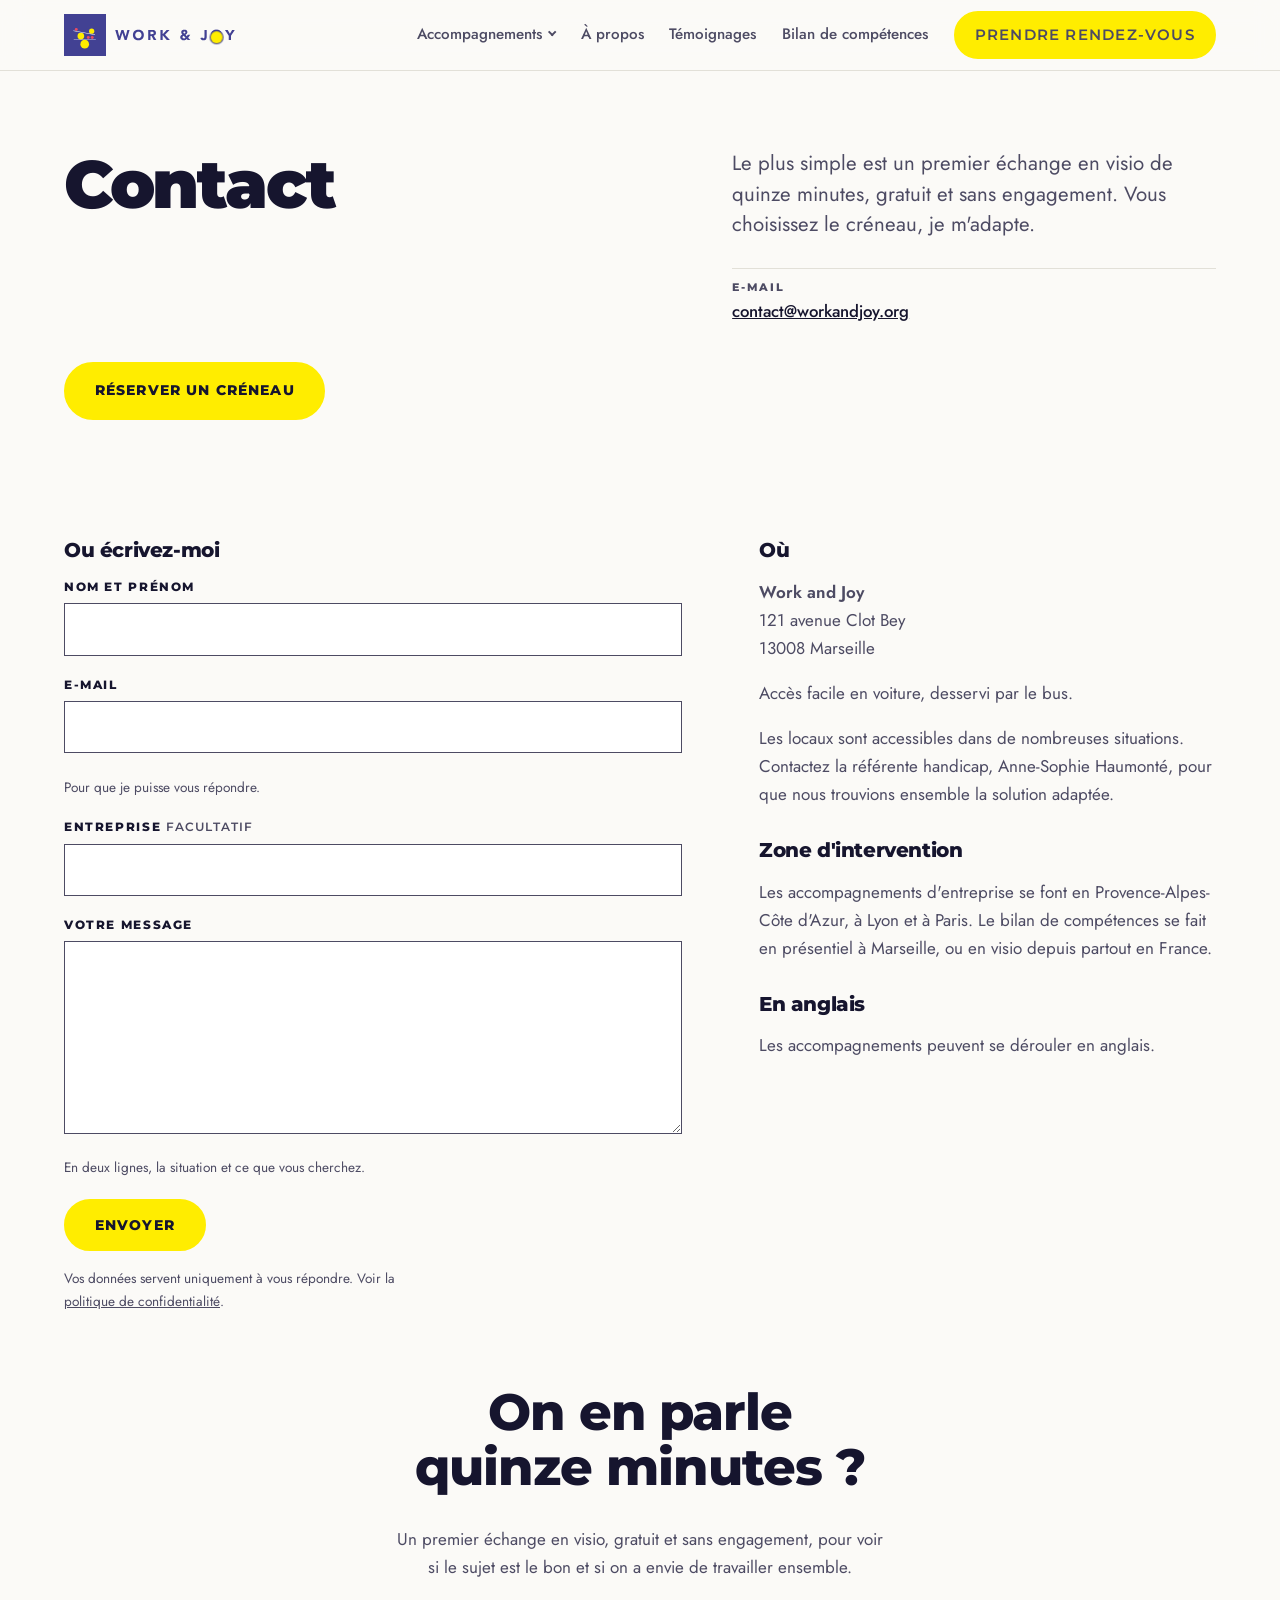
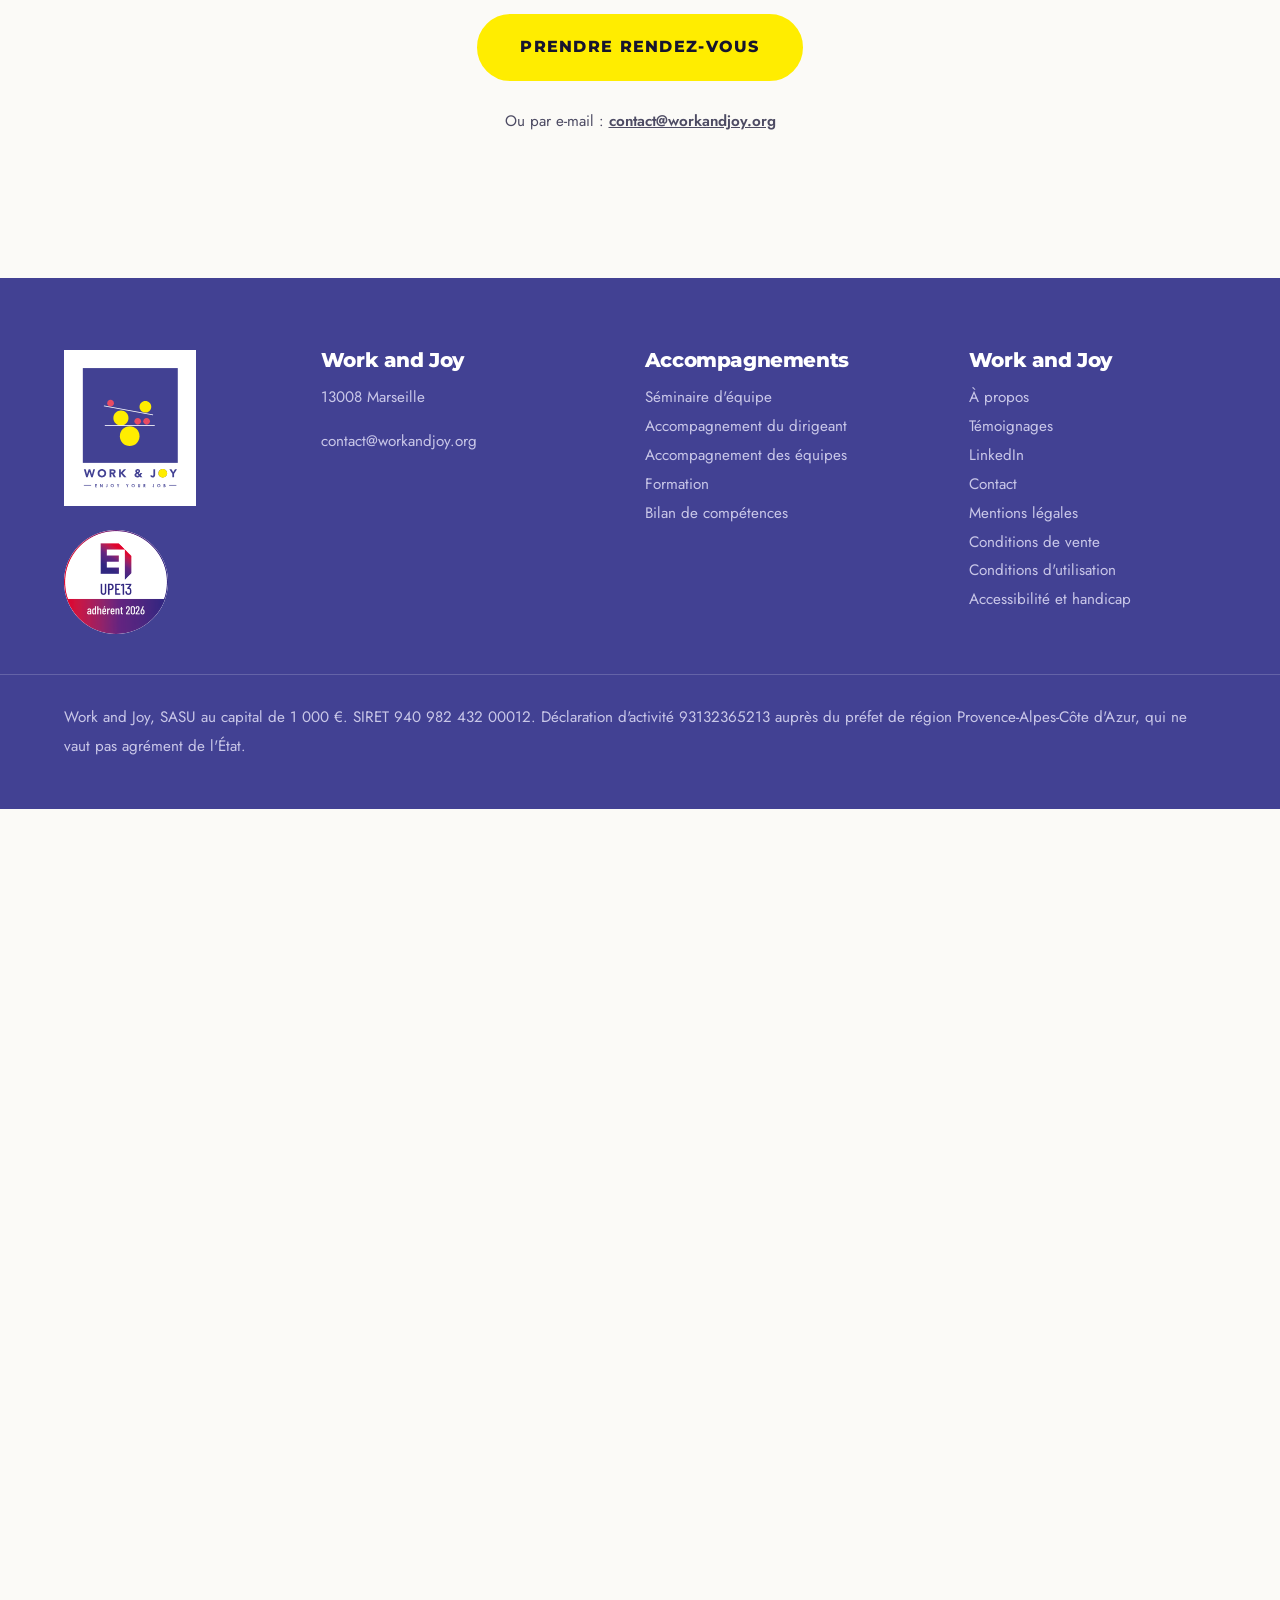
<file: site/contact/index.html>
<!DOCTYPE html>
<html lang="fr">
<head>
<meta charset="utf-8">
<meta name="viewport" content="width=device-width, initial-scale=1">
<title>Contact | Work and Joy, Marseille</title>
<meta name="description" content="Prendre rendez-vous avec Anne-Sophie Haumonté. Quinze minutes en visio, gratuit et sans engagement. Work and Joy, 121 avenue Clot Bey, 13008 Marseille.">
<link rel="canonical" href="https://www.workandjoy.org/contact/">
<link rel="icon" href="../favicon.svg" type="image/svg+xml">
<link rel="icon" href="../favicon.ico" sizes="32x32">
<link rel="apple-touch-icon" href="../apple-touch-icon.png">
<meta property="og:type" content="website">
<meta property="og:site_name" content="Work and Joy">
<meta property="og:locale" content="fr_FR">
<meta property="og:title" content="Contact | Work and Joy, Marseille">
<meta property="og:description" content="Prendre rendez-vous avec Anne-Sophie Haumonté. Quinze minutes en visio, gratuit et sans engagement. Work and Joy, 121 avenue Clot Bey, 13008 Marseille.">
<meta property="og:url" content="https://www.workandjoy.org/contact/">
<meta property="og:image" content="https://www.workandjoy.org/assets/img/og.jpg">
<meta property="og:image:width" content="1200">
<meta property="og:image:height" content="630">
<meta property="og:image:alt" content="Work and Joy, accompagnement des dirigeants et des équipes de PME industrielles et tech">
<meta name="twitter:card" content="summary_large_image">
<link rel="stylesheet" href="../assets/css/style.css">
<link rel="preload" href="../assets/fonts/montserrat-latin-900-normal.woff2" as="font" type="font/woff2" crossorigin>
<link rel="preload" href="../assets/fonts/jost-latin-400-normal.woff2" as="font" type="font/woff2" crossorigin>
<script type="application/ld+json">
{
  "@context": "https://schema.org",
  "@type": "BreadcrumbList",
  "itemListElement": [
    {
      "@type": "ListItem",
      "position": 1,
      "name": "Accueil",
      "item": "https://www.workandjoy.org/"
    },
    {
      "@type": "ListItem",
      "position": 2,
      "name": "Contact",
      "item": "https://www.workandjoy.org/contact/"
    }
  ]
}
</script>
</head>
<body>

<a class="skip" href="#contenu">Aller au contenu</a>

<header class="nav">
  <div class="nav__in">
    <a class="mark" href="../" aria-label="Work and Joy, accueil">
      <svg class="mark__logo" viewBox="0 0 407 100" aria-hidden="true" focusable="false">
        <g transform="scale(.34472) translate(-14.75 -12.49)">
          <rect x="14.75" y="12.49" width="290.09" height="290.09" fill="#424193"/>
          <circle cx="182.46" cy="175.36" r="10.27" fill="#E94B63"/><circle cx="209.63" cy="175.36" r="10.27" fill="#E94B63"/>
          <circle cx="131.11" cy="165.09" r="23.09" fill="#FFED00"/><circle cx="157.91" cy="220.72" r="30.01" fill="#FFED00"/>
          <rect x="81.95" y="186.85" width="152.54" height="2.53" fill="#fff"/>
          <circle cx="205.85" cy="130.85" r="17.95" fill="#FFED00"/><circle cx="99.45" cy="119.75" r="10.27" fill="#E94B63"/>
          <rect x="152.93" y="65.69" width="2.53" height="152.54" fill="#fff" transform="matrix(.1822 -.9833 .9833 .1822 -13.4766 267.7142)"/>
        </g>
        <g transform="translate(104.1 -284.3)">
          <path fill="currentColor" d="M288.16,346.36h5.32v-10.29l9.06-13.83h-6.3l-5.42,9.03l-5.11-9.03h-6.61l9.06,13.83V346.36z M251.82,331.2 c0.35-0.95,0.86-1.78,1.52-2.47c0.66-0.69,1.45-1.23,2.37-1.62c0.92-0.39,1.95-0.58,3.08-0.58s2.16,0.19,3.08,0.58 c0.92,0.39,1.71,0.93,2.37,1.62c0.66,0.69,1.16,1.52,1.52,2.47c0.35,0.95,0.53,1.99,0.53,3.1c0,1.14-0.18,2.17-0.53,3.12 c-0.35,0.94-0.86,1.76-1.52,2.45c-0.66,0.69-1.45,1.23-2.37,1.62c-0.92,0.39-1.95,0.58-3.08,0.58s-2.16-0.19-3.08-0.58 c-0.92-0.39-1.71-0.93-2.37-1.62c-0.66-0.69-1.16-1.51-1.52-2.45c-0.35-0.94-0.53-1.98-0.53-3.12 C251.3,333.19,251.47,332.16,251.82,331.2 M246.75,339.55c0.65,1.57,1.55,2.9,2.71,4c1.16,1.1,2.53,1.95,4.12,2.54 c1.59,0.59,3.33,0.89,5.21,0.89s3.62-0.3,5.21-0.89c1.59-0.59,2.96-1.44,4.12-2.54c1.16-1.1,2.06-2.44,2.71-4 c0.65-1.57,0.97-3.32,0.97-5.25s-0.32-3.68-0.97-5.25c-0.65-1.57-1.55-2.9-2.71-4c-1.16-1.1-2.53-1.95-4.12-2.54 c-1.59-0.59-3.33-0.89-5.21-0.89s-3.62,0.3-5.21,0.89c-1.59,0.59-2.96,1.44-4.12,2.54s-2.06,2.44-2.71,4 c-0.65,1.57-0.97,3.32-0.97,5.25S246.1,337.98,246.75,339.55 M235.69,322.24h-5.32v15.47c0,0.45-0.02,0.95-0.05,1.48 c-0.03,0.53-0.13,1.03-0.29,1.48c-0.16,0.45-0.41,0.83-0.75,1.14s-0.82,0.46-1.43,0.46c-0.59,0-1.12-0.2-1.58-0.61 c-0.47-0.41-0.73-0.91-0.8-1.5l-4.87,1.19c0.39,1.93,1.24,3.35,2.56,4.26c1.32,0.91,2.93,1.36,4.84,1.36 c1.64,0,2.96-0.24,3.97-0.73c1.01-0.49,1.79-1.14,2.33-1.94c0.55-0.81,0.91-1.73,1.11-2.78c0.19-1.04,0.29-2.12,0.29-3.24V322.24z M185.16,340.71c-0.57,0.5-1.14,0.92-1.72,1.26c-0.58,0.34-1.27,0.51-2.06,0.51c-0.41,0-0.81-0.07-1.21-0.22 c-0.4-0.15-0.74-0.35-1.04-0.6c-0.3-0.25-0.53-0.56-0.72-0.92s-0.27-0.77-0.27-1.23s0.08-0.85,0.24-1.19 c0.16-0.34,0.37-0.64,0.63-0.9c0.26-0.26,0.56-0.5,0.89-0.72c0.33-0.22,0.66-0.43,1.01-0.63L185.16,340.71z M184.23,326.28 c0.47,0.37,0.7,0.91,0.7,1.62c0,0.34-0.09,0.66-0.27,0.97s-0.41,0.59-0.68,0.85c-0.27,0.26-0.57,0.5-0.89,0.72 c-0.32,0.22-0.61,0.4-0.89,0.56c-0.2-0.18-0.43-0.39-0.66-0.61c-0.24-0.23-0.45-0.47-0.65-0.73c-0.19-0.26-0.36-0.53-0.49-0.82 c-0.14-0.28-0.2-0.57-0.2-0.87c0-0.68,0.23-1.23,0.68-1.64c0.45-0.41,1.01-0.61,1.67-0.61C183.2,325.72,183.76,325.9,184.23,326.28 M196.54,333.93h-5.93l-2.35,3.2l-3.1-3.3c0.61-0.32,1.19-0.69,1.72-1.11c0.53-0.42,1.01-0.9,1.41-1.43s0.73-1.11,0.97-1.72 c0.24-0.61,0.36-1.28,0.36-2.01c0-1.02-0.19-1.9-0.58-2.64c-0.39-0.74-0.9-1.35-1.55-1.84c-0.65-0.49-1.39-0.85-2.23-1.09 c-0.84-0.24-1.73-0.36-2.66-0.36c-0.95,0-1.89,0.11-2.79,0.34c-0.91,0.23-1.71,0.59-2.42,1.09c-0.7,0.5-1.27,1.14-1.69,1.91 c-0.42,0.77-0.63,1.7-0.63,2.79c0,0.59,0.06,1.12,0.19,1.6c0.12,0.48,0.31,0.93,0.55,1.36c0.24,0.43,0.52,0.84,0.85,1.23 s0.69,0.8,1.07,1.23c-0.73,0.25-1.4,0.58-2.01,1.01c-0.61,0.42-1.15,0.91-1.62,1.48c-0.47,0.57-0.83,1.2-1.09,1.89 c-0.26,0.69-0.39,1.43-0.39,2.2c0,1.2,0.24,2.26,0.72,3.17s1.12,1.66,1.93,2.27c0.81,0.6,1.72,1.05,2.74,1.35 c1.02,0.3,2.08,0.44,3.17,0.44c1.43,0,2.72-0.23,3.87-0.68c1.15-0.45,2.22-1.19,3.22-2.21l2.01,2.28h6.58l-5.38-5.69L196.54,333.93 z M125.54,346.36h5.32v-11.45l9.81,11.45h7.43l-11.65-12.91l10.73-11.21h-6.95l-9.37,10.02v-10.02h-5.32V346.36z M101.76,326.74 h3.48c0.48,0,0.97,0.03,1.47,0.1c0.5,0.07,0.94,0.2,1.33,0.39c0.39,0.19,0.7,0.47,0.95,0.83c0.25,0.36,0.37,0.85,0.37,1.47 c0,0.66-0.14,1.17-0.43,1.53c-0.29,0.36-0.64,0.63-1.07,0.8c-0.43,0.17-0.92,0.27-1.45,0.31c-0.53,0.03-1.04,0.05-1.52,0.05h-3.13 V326.74z M96.44,346.36h5.32v-9.64h2.62l5.04,9.64h6.37l-6.13-10.19c1.7-0.32,3-1.07,3.88-2.27c0.89-1.19,1.33-2.64,1.33-4.34 c0-1.41-0.24-2.58-0.73-3.53c-0.49-0.94-1.15-1.69-1.98-2.25c-0.83-0.56-1.79-0.95-2.9-1.19c-1.1-0.24-2.27-0.36-3.49-0.36h-9.34 V346.36z M66.03,331.2c0.35-0.95,0.86-1.78,1.52-2.47c0.66-0.69,1.45-1.23,2.37-1.62c0.92-0.39,1.95-0.58,3.08-0.58 c1.14,0,2.16,0.19,3.08,0.58c0.92,0.39,1.71,0.93,2.37,1.62c0.66,0.69,1.16,1.52,1.52,2.47c0.35,0.95,0.53,1.99,0.53,3.1 c0,1.14-0.18,2.17-0.53,3.12c-0.35,0.94-0.86,1.76-1.52,2.45c-0.66,0.69-1.45,1.23-2.37,1.62c-0.92,0.39-1.95,0.58-3.08,0.58 c-1.14,0-2.16-0.19-3.08-0.58c-0.92-0.39-1.71-0.93-2.37-1.62c-0.66-0.69-1.16-1.51-1.52-2.45s-0.53-1.98-0.53-3.12 C65.51,333.19,65.68,332.16,66.03,331.2 M60.96,339.55c0.65,1.57,1.55,2.9,2.71,4c1.16,1.1,2.53,1.95,4.12,2.54 c1.59,0.59,3.33,0.89,5.21,0.89s3.62-0.3,5.21-0.89s2.96-1.44,4.12-2.54c1.16-1.1,2.06-2.44,2.71-4s0.97-3.32,0.97-5.25 s-0.32-3.68-0.97-5.25c-0.65-1.57-1.55-2.9-2.71-4s-2.53-1.95-4.12-2.54s-3.33-0.89-5.21-0.89s-3.62,0.3-5.21,0.89 c-1.59,0.59-2.96,1.44-4.12,2.54c-1.16,1.1-2.06,2.44-2.71,4c-0.65,1.57-0.97,3.32-0.97,5.25S60.31,337.98,60.96,339.55 M25.03,346.36h4.57l5.32-16.7h0.07l5.32,16.7h4.74l7.05-24.12H46.7l-4.05,15.88h-0.07l-5.01-15.88h-4.94l-5.04,15.47h-0.07 l-3.85-15.47h-5.79L25.03,346.36z"/>
          <circle class="mark__o" cx="259" cy="334.6" r="13.5"/>
        </g>
      </svg>
    </a>
    <input type="checkbox" id="menu" class="nav__toggle">
    <label for="menu" class="nav__burger" aria-hidden="true"><span></span><span></span><span></span></label>
    <nav class="nav__links">
      <details class="drop">
        <summary>Accompagnements</summary>
        <div class="drop__panel">
          <a href="../seminaire-equipe/">Séminaire d'équipe<span>à partir d’une demi-journée, 2 000 € HT</span></a>
          <a href="../accompagnement-dirigeant/">Accompagnement du dirigeant<span>séances régulières, à partir de 3 mois</span></a>
          <a href="../accompagnement-equipes/">Accompagnement des équipes<span>3 à 4 sessions sur 4 à 6 mois</span></a>
          <a href="../formation-management/">Formation management<span>1 à 2 jours, sur mesure</span></a>
        </div>
      </details>
      <a href="../a-propos/">À propos</a>
      <a href="../temoignages/">Témoignages</a>
      <a href="../bilan-de-competences/">Bilan de compétences</a>
      <a class="btn btn--sm" href="#contact">Prendre rendez-vous</a>
    </nav>
  </div>
</header>
<script>addEventListener("click",function(e){document.querySelectorAll("nav details[open]").forEach(function(d){if(!d.contains(e.target))d.open=false})})</script>

<main id="contenu">

  <section class="offre-head">
    <h1>Contact</h1>
    <p class="lede">Le plus simple est un premier échange en visio de quinze minutes, gratuit et sans engagement. Vous choisissez le créneau, je m'adapte.</p>
    <dl class="offre-head__keys">
      <div><dt>E-mail</dt><dd><a href="mailto:contact@workandjoy.org">contact@workandjoy.org</a></dd></div>
    </dl>
    <a class="btn" href="https://bookings.cloud.microsoft/bookwithme/user/a25ae09279404c6988d7f9df4378557e@workandjoy.org/meetingtype/o_2nV1khmUG8mVr6vYahlA2?anonymous&amp;ismsaljsauthenabled&amp;ep=mcard">Réserver un créneau</a>
  </section>

  <section class="contact-grid">
    <div class="contact-form">
      <h2>Ou écrivez-moi</h2>
      <form name="contact" method="POST" data-netlify="true" netlify-honeypot="societe-bis">
        <input type="hidden" name="form-name" value="contact">
        <p class="pot"><label>Ne remplissez pas ce champ <input name="societe-bis"></label></p>

        <div class="field">
          <label for="nom">Nom et prénom</label>
          <input id="nom" name="nom" type="text" autocomplete="name" required>
        </div>
        <div class="field">
          <label for="email">E-mail</label>
          <input id="email" name="email" type="email" autocomplete="email" required>
          <p class="hint">Pour que je puisse vous répondre.</p>
        </div>
        <div class="field">
          <label for="entreprise">Entreprise <span>facultatif</span></label>
          <input id="entreprise" name="entreprise" type="text" autocomplete="organization">
        </div>
        <div class="field">
          <label for="message">Votre message</label>
          <textarea id="message" name="message" rows="6" required></textarea>
          <p class="hint">En deux lignes, la situation et ce que vous cherchez.</p>
        </div>
        <button class="btn" type="submit">Envoyer</button>
        <p class="hint">Vos données servent uniquement à vous répondre. Voir la <a href="../politique-de-confidentialite/">politique de confidentialité</a>.</p>
      </form>
    </div>

    <aside class="contact-info">
      <h2>Où</h2>
      <p><strong>Work and Joy</strong><br>121 avenue Clot Bey<br>13008 Marseille</p>
      <p>Accès facile en voiture, desservi par le bus.</p>
      <p>Les locaux sont accessibles dans de nombreuses situations. Contactez la référente handicap, Anne-Sophie Haumonté, pour que nous trouvions ensemble la solution adaptée.</p>
      <h2>Zone d'intervention</h2>
      <p>Les accompagnements d'entreprise se font en Provence-Alpes-Côte d'Azur, à Lyon et à Paris. Le bilan de compétences se fait en présentiel à Marseille, ou en visio depuis partout en France.</p>
      <h2>En anglais</h2>
      <p>Les accompagnements peuvent se dérouler en anglais.</p>
    </aside>
  </section>

  <section class="final" id="contact">
    <h2>On en parle quinze minutes ?</h2>
    <p>Un premier échange en visio, gratuit et sans engagement, pour voir si le sujet est le bon et si on a envie de travailler ensemble.</p>
    <a class="btn btn--lg" href="https://bookings.cloud.microsoft/bookwithme/user/a25ae09279404c6988d7f9df4378557e@workandjoy.org/meetingtype/o_2nV1khmUG8mVr6vYahlA2?anonymous&amp;ismsaljsauthenabled&amp;ep=mcard">Prendre rendez-vous</a>
    <p class="final__alt">Ou par e-mail : <a href="mailto:contact@workandjoy.org">contact@workandjoy.org</a></p>
  </section>

</main>

<footer class="foot">
  <div class="foot__in">
    <div class="foot__brand">
      <img class="foot__logo" src="../assets/img/logo.svg" width="160" height="197" alt="Work and Joy" loading="lazy">
      <img class="foot__upe13" src="../assets/img/upe13-adherent-2026.png" width="200" height="200" alt="UPE13, adhérent 2026" loading="lazy">
    </div>
    <div class="foot__col">
      <h3>Work and Joy</h3>
      <p>13008 Marseille</p>
      <p><a href="mailto:contact@workandjoy.org">contact@workandjoy.org</a></p>
    </div>
    <div class="foot__col">
      <h3>Accompagnements</h3>
      <p>
        <a href="../seminaire-equipe/">Séminaire d'équipe</a><br>
        <a href="../accompagnement-dirigeant/">Accompagnement du dirigeant</a><br>
        <a href="../accompagnement-equipes/">Accompagnement des équipes</a><br>
        <a href="../formation-management/">Formation</a><br>
        <a href="../bilan-de-competences/">Bilan de compétences</a>
      </p>
    </div>
    <div class="foot__col">
      <h3>Work and Joy</h3>
      <p>
        <a href="../a-propos/">À propos</a><br>
        <a href="../temoignages/">Témoignages</a><br>
        <a href="https://www.linkedin.com/in/haumonte">LinkedIn</a><br>
        <a href="../contact/">Contact</a><br>
        <a href="../mentions-legales/">Mentions légales</a><br>
        <a href="../cgv/">Conditions de vente</a><br>
        <a href="../cgu/">Conditions d'utilisation</a><br>
        <a href="../accessibilite-et-handicap/">Accessibilité et handicap</a>
      </p>
    </div>
  </div>
  <p class="foot__legal">Work and Joy, SASU au capital de 1 000 €. SIRET 940 982 432 00012. Déclaration d'activité 93132365213 auprès du préfet de région Provence-Alpes-Côte d'Azur, qui ne vaut pas agrément de l'État.</p>
</footer>

<script defer src="../assets/js/scene.js"></script>
</body>
</html>
</file>
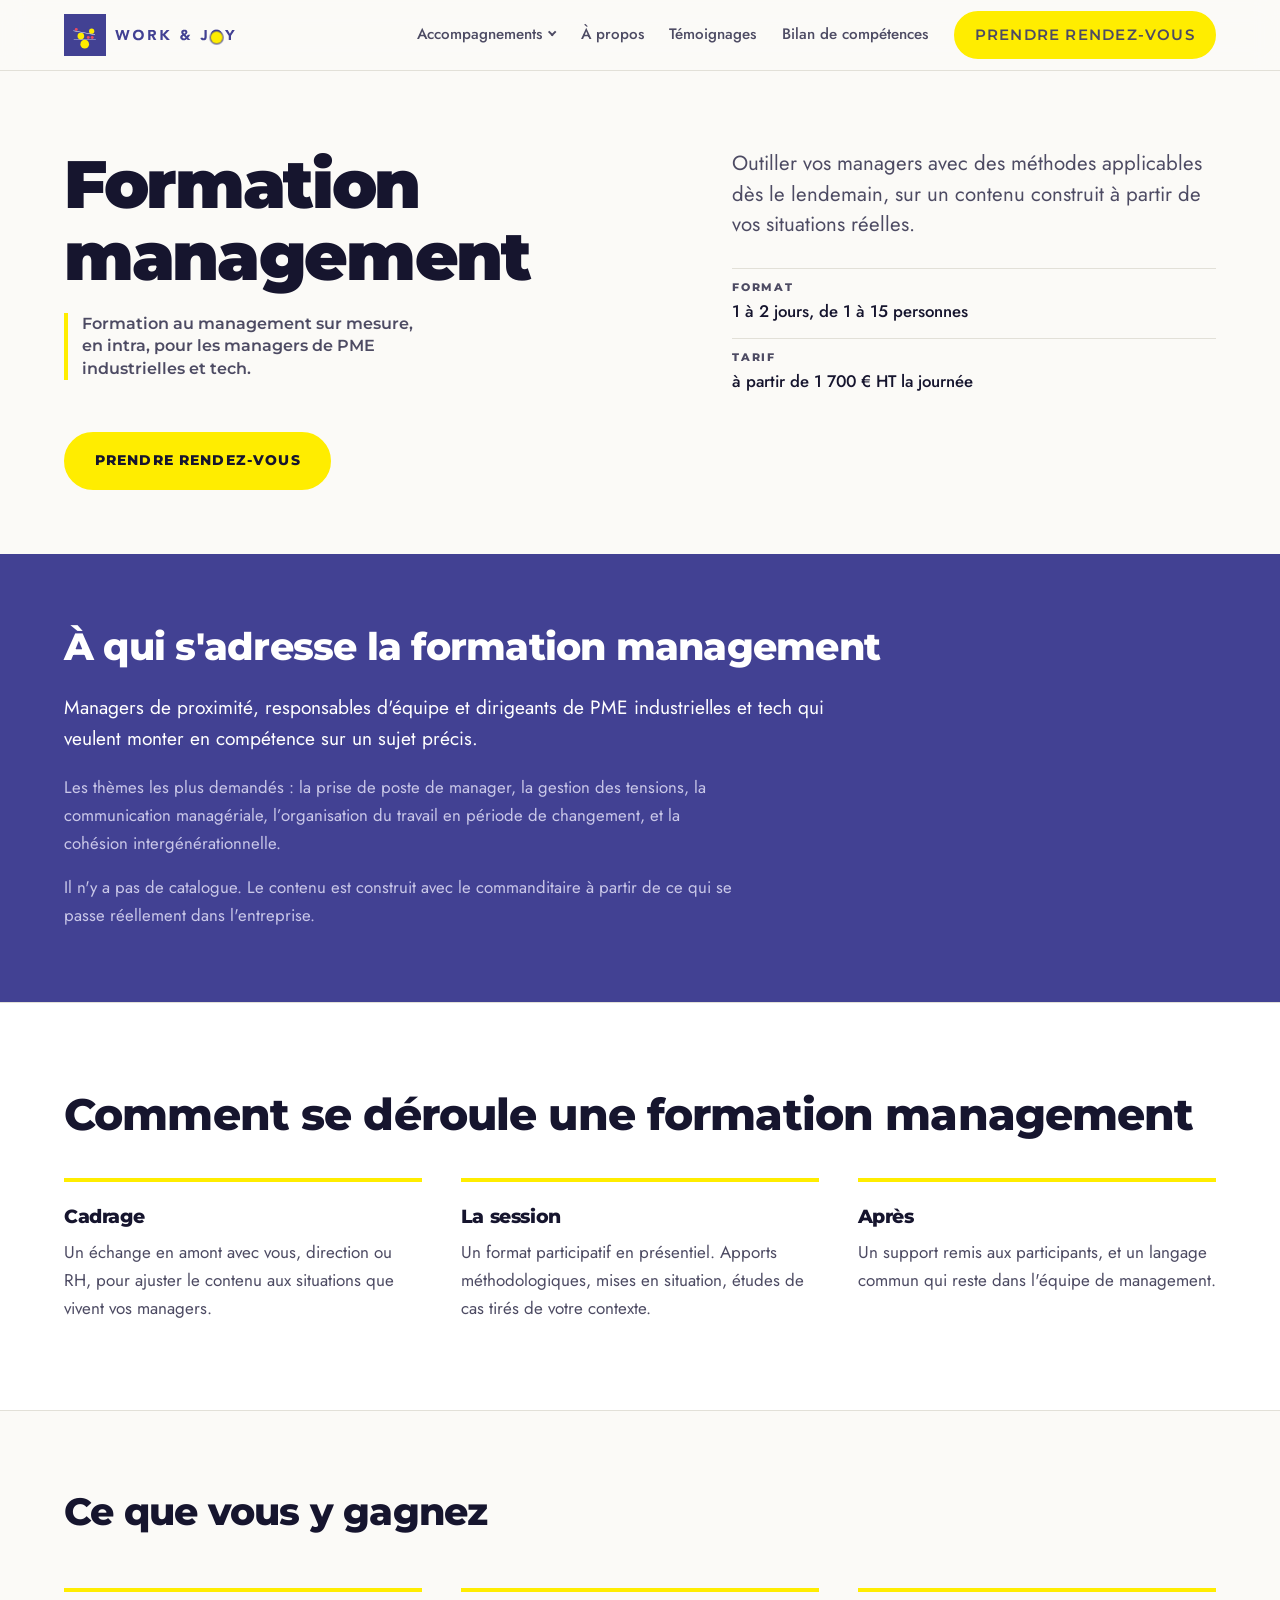
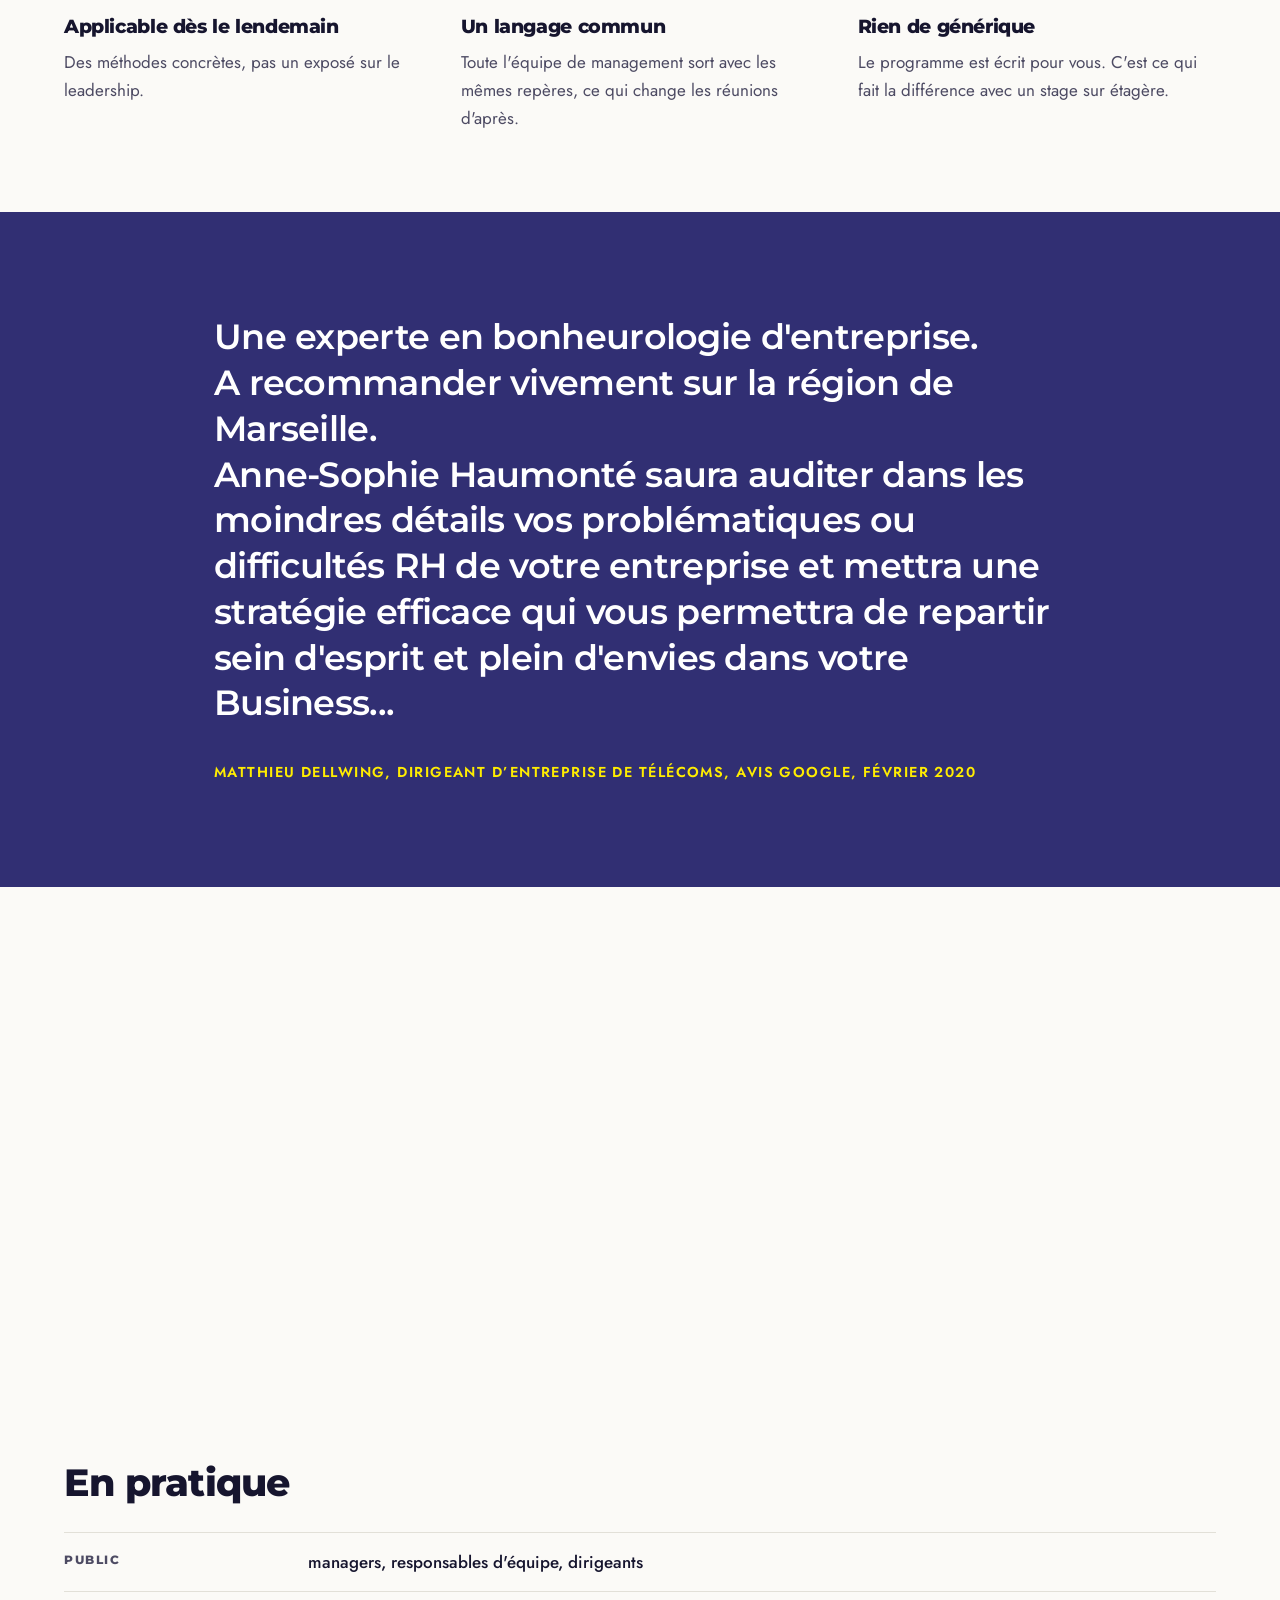
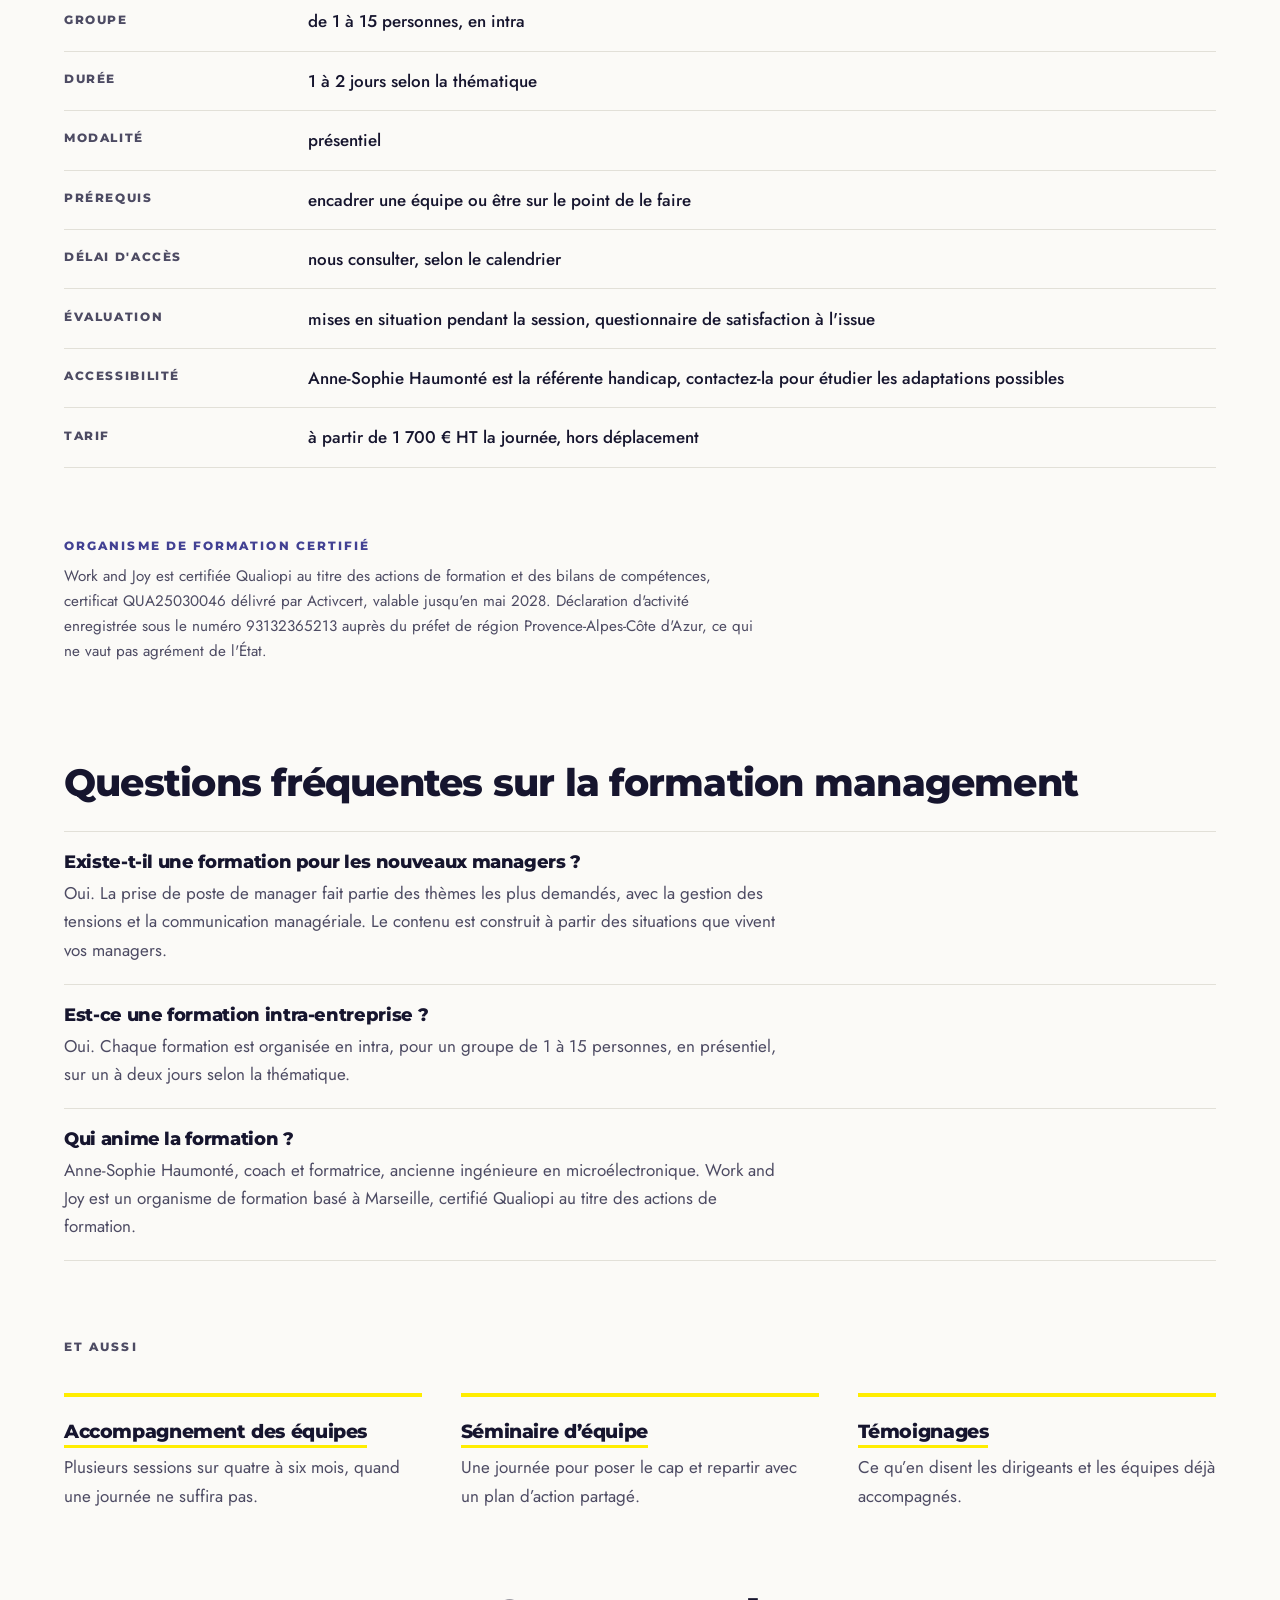
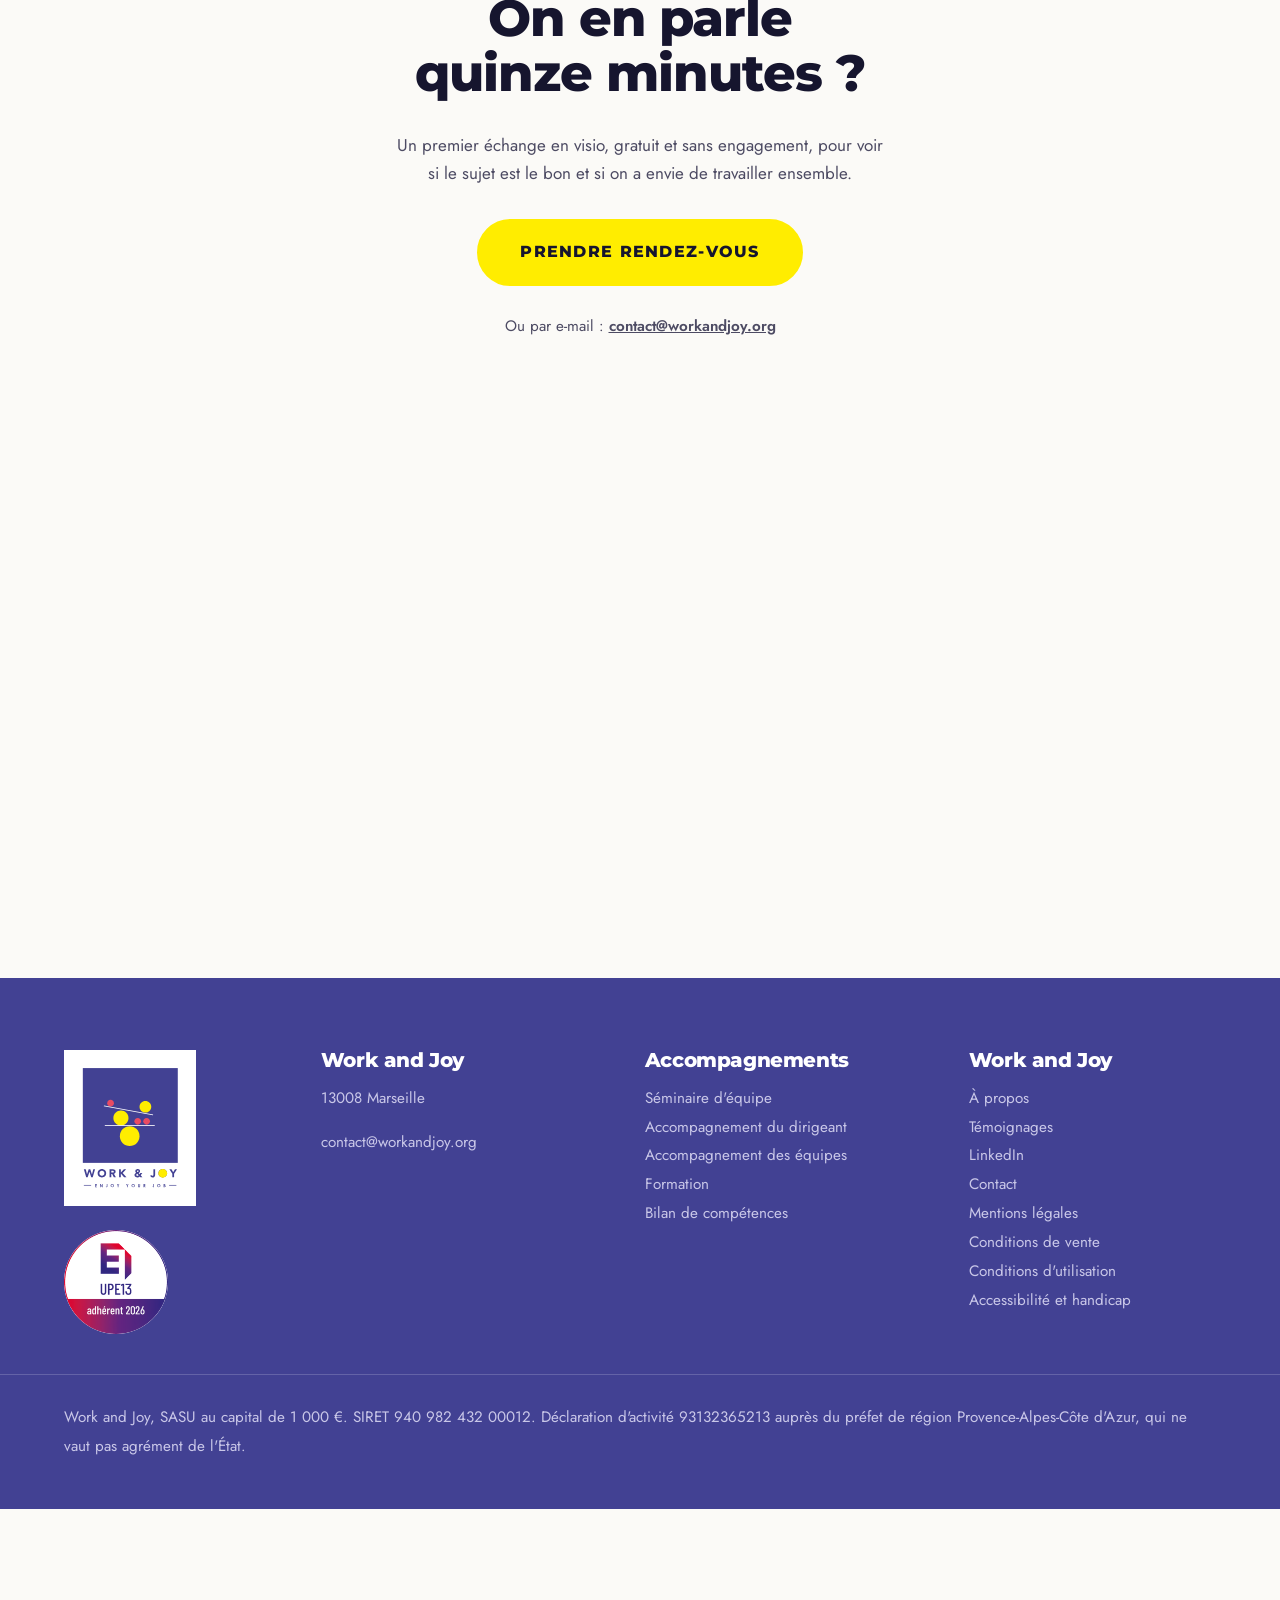
<file: site/formation-management/index.html>
<!DOCTYPE html>
<html lang="fr">
<head>
<meta charset="utf-8">
<meta name="viewport" content="width=device-width, initial-scale=1">
<title>Formation management pour PME industrielles et tech | Work and Joy</title>
<meta name="description" content="Formation sur mesure au management, construite à partir de vos situations réelles. Un à deux jours, 1 à 15 personnes, à partir de 1 700 € HT. Qualiopi.">
<link rel="canonical" href="https://www.workandjoy.org/formation-management/">
<link rel="icon" href="../favicon.svg" type="image/svg+xml">
<link rel="icon" href="../favicon.ico" sizes="32x32">
<link rel="apple-touch-icon" href="../apple-touch-icon.png">
<meta property="og:type" content="website">
<meta property="og:site_name" content="Work and Joy">
<meta property="og:locale" content="fr_FR">
<meta property="og:title" content="Formation management pour PME industrielles et tech | Work and Joy">
<meta property="og:description" content="Formation sur mesure au management, construite à partir de vos situations réelles. Un à deux jours, 1 à 15 personnes, à partir de 1 700 € HT. Qualiopi.">
<meta property="og:url" content="https://www.workandjoy.org/formation-management/">
<meta property="og:image" content="https://www.workandjoy.org/assets/img/og.jpg">
<meta property="og:image:width" content="1200">
<meta property="og:image:height" content="630">
<meta property="og:image:alt" content="Work and Joy, accompagnement des dirigeants et des équipes de PME industrielles et tech">
<meta name="twitter:card" content="summary_large_image">
<link rel="stylesheet" href="../assets/css/style.css">
<link rel="preload" href="../assets/fonts/montserrat-latin-900-normal.woff2" as="font" type="font/woff2" crossorigin>
<link rel="preload" href="../assets/fonts/jost-latin-400-normal.woff2" as="font" type="font/woff2" crossorigin>
<script type="application/ld+json">
{
 "@context": "https://schema.org",
 "@type": "Service",
 "name": "Formation management",
 "serviceType": "Formation management",
 "description": "Formation sur mesure au management, d'un à deux jours, de 1 à 15 personnes, construite à partir des situations réelles des participants.",
 "url": "https://www.workandjoy.org/formation-management/",
 "provider": {
  "@type": "ProfessionalService",
  "name": "Work and Joy",
  "url": "https://www.workandjoy.org/"
 },
 "areaServed": [
  {
   "@type": "AdministrativeArea",
   "name": "Provence-Alpes-Côte d'Azur"
  },
  {
   "@type": "City",
   "name": "Lyon"
  },
  {
   "@type": "City",
   "name": "Paris"
  }
 ],
 "availableLanguage": [
  "fr",
  "en"
 ],
 "offers": {
  "@type": "Offer",
  "priceCurrency": "EUR",
  "priceSpecification": {
   "@type": "PriceSpecification",
   "priceCurrency": "EUR",
   "valueAddedTaxIncluded": false,
   "minPrice": "1700"
  }
 }
}
</script>
<script type="application/ld+json">
{
  "@context": "https://schema.org",
  "@type": "BreadcrumbList",
  "itemListElement": [
    {
      "@type": "ListItem",
      "position": 1,
      "name": "Accueil",
      "item": "https://www.workandjoy.org/"
    },
    {
      "@type": "ListItem",
      "position": 2,
      "name": "Formation management",
      "item": "https://www.workandjoy.org/formation-management/"
    }
  ]
}
</script>
</head>
<body>

<a class="skip" href="#contenu">Aller au contenu</a>

<header class="nav">
  <div class="nav__in">
    <a class="mark" href="../" aria-label="Work and Joy, accueil">
      <svg class="mark__logo" viewBox="0 0 407 100" aria-hidden="true" focusable="false">
        <g transform="scale(.34472) translate(-14.75 -12.49)">
          <rect x="14.75" y="12.49" width="290.09" height="290.09" fill="#424193"/>
          <circle cx="182.46" cy="175.36" r="10.27" fill="#E94B63"/><circle cx="209.63" cy="175.36" r="10.27" fill="#E94B63"/>
          <circle cx="131.11" cy="165.09" r="23.09" fill="#FFED00"/><circle cx="157.91" cy="220.72" r="30.01" fill="#FFED00"/>
          <rect x="81.95" y="186.85" width="152.54" height="2.53" fill="#fff"/>
          <circle cx="205.85" cy="130.85" r="17.95" fill="#FFED00"/><circle cx="99.45" cy="119.75" r="10.27" fill="#E94B63"/>
          <rect x="152.93" y="65.69" width="2.53" height="152.54" fill="#fff" transform="matrix(.1822 -.9833 .9833 .1822 -13.4766 267.7142)"/>
        </g>
        <g transform="translate(104.1 -284.3)">
          <path fill="currentColor" d="M288.16,346.36h5.32v-10.29l9.06-13.83h-6.3l-5.42,9.03l-5.11-9.03h-6.61l9.06,13.83V346.36z M251.82,331.2 c0.35-0.95,0.86-1.78,1.52-2.47c0.66-0.69,1.45-1.23,2.37-1.62c0.92-0.39,1.95-0.58,3.08-0.58s2.16,0.19,3.08,0.58 c0.92,0.39,1.71,0.93,2.37,1.62c0.66,0.69,1.16,1.52,1.52,2.47c0.35,0.95,0.53,1.99,0.53,3.1c0,1.14-0.18,2.17-0.53,3.12 c-0.35,0.94-0.86,1.76-1.52,2.45c-0.66,0.69-1.45,1.23-2.37,1.62c-0.92,0.39-1.95,0.58-3.08,0.58s-2.16-0.19-3.08-0.58 c-0.92-0.39-1.71-0.93-2.37-1.62c-0.66-0.69-1.16-1.51-1.52-2.45c-0.35-0.94-0.53-1.98-0.53-3.12 C251.3,333.19,251.47,332.16,251.82,331.2 M246.75,339.55c0.65,1.57,1.55,2.9,2.71,4c1.16,1.1,2.53,1.95,4.12,2.54 c1.59,0.59,3.33,0.89,5.21,0.89s3.62-0.3,5.21-0.89c1.59-0.59,2.96-1.44,4.12-2.54c1.16-1.1,2.06-2.44,2.71-4 c0.65-1.57,0.97-3.32,0.97-5.25s-0.32-3.68-0.97-5.25c-0.65-1.57-1.55-2.9-2.71-4c-1.16-1.1-2.53-1.95-4.12-2.54 c-1.59-0.59-3.33-0.89-5.21-0.89s-3.62,0.3-5.21,0.89c-1.59,0.59-2.96,1.44-4.12,2.54s-2.06,2.44-2.71,4 c-0.65,1.57-0.97,3.32-0.97,5.25S246.1,337.98,246.75,339.55 M235.69,322.24h-5.32v15.47c0,0.45-0.02,0.95-0.05,1.48 c-0.03,0.53-0.13,1.03-0.29,1.48c-0.16,0.45-0.41,0.83-0.75,1.14s-0.82,0.46-1.43,0.46c-0.59,0-1.12-0.2-1.58-0.61 c-0.47-0.41-0.73-0.91-0.8-1.5l-4.87,1.19c0.39,1.93,1.24,3.35,2.56,4.26c1.32,0.91,2.93,1.36,4.84,1.36 c1.64,0,2.96-0.24,3.97-0.73c1.01-0.49,1.79-1.14,2.33-1.94c0.55-0.81,0.91-1.73,1.11-2.78c0.19-1.04,0.29-2.12,0.29-3.24V322.24z M185.16,340.71c-0.57,0.5-1.14,0.92-1.72,1.26c-0.58,0.34-1.27,0.51-2.06,0.51c-0.41,0-0.81-0.07-1.21-0.22 c-0.4-0.15-0.74-0.35-1.04-0.6c-0.3-0.25-0.53-0.56-0.72-0.92s-0.27-0.77-0.27-1.23s0.08-0.85,0.24-1.19 c0.16-0.34,0.37-0.64,0.63-0.9c0.26-0.26,0.56-0.5,0.89-0.72c0.33-0.22,0.66-0.43,1.01-0.63L185.16,340.71z M184.23,326.28 c0.47,0.37,0.7,0.91,0.7,1.62c0,0.34-0.09,0.66-0.27,0.97s-0.41,0.59-0.68,0.85c-0.27,0.26-0.57,0.5-0.89,0.72 c-0.32,0.22-0.61,0.4-0.89,0.56c-0.2-0.18-0.43-0.39-0.66-0.61c-0.24-0.23-0.45-0.47-0.65-0.73c-0.19-0.26-0.36-0.53-0.49-0.82 c-0.14-0.28-0.2-0.57-0.2-0.87c0-0.68,0.23-1.23,0.68-1.64c0.45-0.41,1.01-0.61,1.67-0.61C183.2,325.72,183.76,325.9,184.23,326.28 M196.54,333.93h-5.93l-2.35,3.2l-3.1-3.3c0.61-0.32,1.19-0.69,1.72-1.11c0.53-0.42,1.01-0.9,1.41-1.43s0.73-1.11,0.97-1.72 c0.24-0.61,0.36-1.28,0.36-2.01c0-1.02-0.19-1.9-0.58-2.64c-0.39-0.74-0.9-1.35-1.55-1.84c-0.65-0.49-1.39-0.85-2.23-1.09 c-0.84-0.24-1.73-0.36-2.66-0.36c-0.95,0-1.89,0.11-2.79,0.34c-0.91,0.23-1.71,0.59-2.42,1.09c-0.7,0.5-1.27,1.14-1.69,1.91 c-0.42,0.77-0.63,1.7-0.63,2.79c0,0.59,0.06,1.12,0.19,1.6c0.12,0.48,0.31,0.93,0.55,1.36c0.24,0.43,0.52,0.84,0.85,1.23 s0.69,0.8,1.07,1.23c-0.73,0.25-1.4,0.58-2.01,1.01c-0.61,0.42-1.15,0.91-1.62,1.48c-0.47,0.57-0.83,1.2-1.09,1.89 c-0.26,0.69-0.39,1.43-0.39,2.2c0,1.2,0.24,2.26,0.72,3.17s1.12,1.66,1.93,2.27c0.81,0.6,1.72,1.05,2.74,1.35 c1.02,0.3,2.08,0.44,3.17,0.44c1.43,0,2.72-0.23,3.87-0.68c1.15-0.45,2.22-1.19,3.22-2.21l2.01,2.28h6.58l-5.38-5.69L196.54,333.93 z M125.54,346.36h5.32v-11.45l9.81,11.45h7.43l-11.65-12.91l10.73-11.21h-6.95l-9.37,10.02v-10.02h-5.32V346.36z M101.76,326.74 h3.48c0.48,0,0.97,0.03,1.47,0.1c0.5,0.07,0.94,0.2,1.33,0.39c0.39,0.19,0.7,0.47,0.95,0.83c0.25,0.36,0.37,0.85,0.37,1.47 c0,0.66-0.14,1.17-0.43,1.53c-0.29,0.36-0.64,0.63-1.07,0.8c-0.43,0.17-0.92,0.27-1.45,0.31c-0.53,0.03-1.04,0.05-1.52,0.05h-3.13 V326.74z M96.44,346.36h5.32v-9.64h2.62l5.04,9.64h6.37l-6.13-10.19c1.7-0.32,3-1.07,3.88-2.27c0.89-1.19,1.33-2.64,1.33-4.34 c0-1.41-0.24-2.58-0.73-3.53c-0.49-0.94-1.15-1.69-1.98-2.25c-0.83-0.56-1.79-0.95-2.9-1.19c-1.1-0.24-2.27-0.36-3.49-0.36h-9.34 V346.36z M66.03,331.2c0.35-0.95,0.86-1.78,1.52-2.47c0.66-0.69,1.45-1.23,2.37-1.62c0.92-0.39,1.95-0.58,3.08-0.58 c1.14,0,2.16,0.19,3.08,0.58c0.92,0.39,1.71,0.93,2.37,1.62c0.66,0.69,1.16,1.52,1.52,2.47c0.35,0.95,0.53,1.99,0.53,3.1 c0,1.14-0.18,2.17-0.53,3.12c-0.35,0.94-0.86,1.76-1.52,2.45c-0.66,0.69-1.45,1.23-2.37,1.62c-0.92,0.39-1.95,0.58-3.08,0.58 c-1.14,0-2.16-0.19-3.08-0.58c-0.92-0.39-1.71-0.93-2.37-1.62c-0.66-0.69-1.16-1.51-1.52-2.45s-0.53-1.98-0.53-3.12 C65.51,333.19,65.68,332.16,66.03,331.2 M60.96,339.55c0.65,1.57,1.55,2.9,2.71,4c1.16,1.1,2.53,1.95,4.12,2.54 c1.59,0.59,3.33,0.89,5.21,0.89s3.62-0.3,5.21-0.89s2.96-1.44,4.12-2.54c1.16-1.1,2.06-2.44,2.71-4s0.97-3.32,0.97-5.25 s-0.32-3.68-0.97-5.25c-0.65-1.57-1.55-2.9-2.71-4s-2.53-1.95-4.12-2.54s-3.33-0.89-5.21-0.89s-3.62,0.3-5.21,0.89 c-1.59,0.59-2.96,1.44-4.12,2.54c-1.16,1.1-2.06,2.44-2.71,4c-0.65,1.57-0.97,3.32-0.97,5.25S60.31,337.98,60.96,339.55 M25.03,346.36h4.57l5.32-16.7h0.07l5.32,16.7h4.74l7.05-24.12H46.7l-4.05,15.88h-0.07l-5.01-15.88h-4.94l-5.04,15.47h-0.07 l-3.85-15.47h-5.79L25.03,346.36z"/>
          <circle class="mark__o" cx="259" cy="334.6" r="13.5"/>
        </g>
      </svg>
    </a>
    <input type="checkbox" id="menu" class="nav__toggle">
    <label for="menu" class="nav__burger" aria-hidden="true"><span></span><span></span><span></span></label>
    <nav class="nav__links">
      <details class="drop">
        <summary>Accompagnements</summary>
        <div class="drop__panel">
          <a href="../seminaire-equipe/">Séminaire d'équipe<span>à partir d’une demi-journée, 2 000 € HT</span></a>
          <a href="../accompagnement-dirigeant/">Accompagnement du dirigeant<span>séances régulières, à partir de 3 mois</span></a>
          <a href="../accompagnement-equipes/">Accompagnement des équipes<span>3 à 4 sessions sur 4 à 6 mois</span></a>
          <a href="../formation-management/" aria-current="page">Formation management<span>1 à 2 jours, sur mesure</span></a>
        </div>
      </details>
      <a href="../a-propos/">À propos</a>
      <a href="../temoignages/">Témoignages</a>
      <a href="../bilan-de-competences/">Bilan de compétences</a>
      <a class="btn btn--sm" href="#contact">Prendre rendez-vous</a>
    </nav>
  </div>
</header>
<script>addEventListener("click",function(e){document.querySelectorAll("nav details[open]").forEach(function(d){if(!d.contains(e.target))d.open=false})})</script>

<main id="contenu">

  <section class="offre-head">
    <hgroup><h1>Formation<br>management</h1><p class="offre-head__sous">Formation au management sur mesure, en intra, pour les managers de PME industrielles et tech.</p></hgroup>
    <p class="lede">Outiller vos managers avec des méthodes applicables dès le lendemain, sur un contenu construit à partir de vos situations réelles.</p>
    <dl class="offre-head__keys"><div><dt>Format</dt><dd>1 à 2 jours, de 1 à 15 personnes</dd></div><div><dt>Tarif</dt><dd>à partir de 1 700 € HT la journée</dd></div></dl>
    <a class="btn" href="#contact">Prendre rendez-vous</a>
  </section>

  <section class="pourqui">
    <h2>À qui s'adresse la formation management</h2>
    <div class="pourqui__col"><p>Managers de proximité, responsables d'équipe et dirigeants de PME industrielles et tech qui veulent monter en compétence sur un sujet précis.</p><p>Les thèmes les plus demandés : la prise de poste de manager, la gestion des tensions, la communication managériale, l’organisation du travail en période de changement, et la cohésion intergénérationnelle.</p><p>Il n'y a pas de catalogue. Le contenu est construit avec le commanditaire à partir de ce qui se passe réellement dans l'entreprise.</p></div>
  </section>

  <section class="methode">
    <h2>Comment se déroule une formation management</h2>
    <div class="temps"><div class="temps__item"><h3>Cadrage</h3><p>Un échange en amont avec vous, direction ou RH, pour ajuster le contenu aux situations que vivent vos managers.</p></div><div class="temps__item"><h3>La session</h3><p>Un format participatif en présentiel. Apports méthodologiques, mises en situation, études de cas tirés de votre contexte.</p></div><div class="temps__item"><h3>Après</h3><p>Un support remis aux participants, et un langage commun qui reste dans l'équipe de management.</p></div></div>
  </section>

  <section class="gains gains--avant-bloc">
    <h2>Ce que vous y gagnez</h2>
    <div class="temps"><div class="temps__item"><h3>Applicable dès le lendemain</h3><p>Des méthodes concrètes, pas un exposé sur le leadership.</p></div><div class="temps__item"><h3>Un langage commun</h3><p>Toute l'équipe de management sort avec les mêmes repères, ce qui change les réunions d'après.</p></div><div class="temps__item"><h3>Rien de générique</h3><p>Le programme est écrit pour vous. C'est ce qui fait la différence avec un stage sur étagère.</p></div></div>
  </section>

  <section class="quote">
    <blockquote>
      <p>Une experte en bonheurologie d'entreprise.<br>A recommander vivement sur la région de Marseille.<br>Anne-Sophie Haumonté saura auditer dans les moindres détails vos problématiques ou difficultés RH de votre entreprise et mettra une stratégie efficace qui vous permettra de repartir sein d'esprit et plein d'envies dans votre Business...</p>
      <footer>Matthieu Dellwing, dirigeant d’entreprise de télécoms, avis Google, février 2020</footer>
    </blockquote>
  </section>

  <section class="pratique">
    <h2>En pratique</h2>
    <dl class="pratique__list"><div><dt>Public</dt><dd>managers, responsables d'équipe, dirigeants</dd></div><div><dt>Groupe</dt><dd>de 1 à 15 personnes, en intra</dd></div><div><dt>Durée</dt><dd>1 à 2 jours selon la thématique</dd></div><div><dt>Modalité</dt><dd>présentiel</dd></div><div><dt>Prérequis</dt><dd>encadrer une équipe ou être sur le point de le faire</dd></div><div><dt>Délai d'accès</dt><dd>nous consulter, selon le calendrier</dd></div><div><dt>Évaluation</dt><dd>mises en situation pendant la session, questionnaire de satisfaction à l'issue</dd></div><div><dt>Accessibilité</dt><dd>Anne-Sophie Haumonté est la référente handicap, contactez-la pour étudier les adaptations possibles</dd></div><div><dt>Tarif</dt><dd>à partir de 1 700 € HT la journée, hors déplacement</dd></div></dl>
  </section>

  <section class="finance finance--qualiopi">
    <h2>Organisme de formation certifié</h2>
    <p>Work and Joy est certifiée Qualiopi au titre des actions de formation et des bilans de compétences, certificat QUA25030046 délivré par Activcert, valable jusqu'en mai 2028. Déclaration d'activité enregistrée sous le numéro 93132365213 auprès du préfet de région Provence-Alpes-Côte d'Azur, ce qui ne vaut pas agrément de l'État.</p>
  </section>

  <section class="faq">
    <h2>Questions fréquentes sur la formation management</h2>
    <div class="faq__list">
      <div class="faq__item"><h3>Existe-t-il une formation pour les nouveaux managers ?</h3><p>Oui. La prise de poste de manager fait partie des thèmes les plus demandés, avec la gestion des tensions et la communication managériale. Le contenu est construit à partir des situations que vivent vos managers.</p></div>
      <div class="faq__item"><h3>Est-ce une formation intra-entreprise ?</h3><p>Oui. Chaque formation est organisée en intra, pour un groupe de 1 à 15 personnes, en présentiel, sur un à deux jours selon la thématique.</p></div>
      <div class="faq__item"><h3>Qui anime la formation ?</h3><p>Anne-Sophie Haumonté, coach et formatrice, ancienne ingénieure en microélectronique. Work and Joy est un organisme de formation basé à Marseille, certifié Qualiopi au titre des actions de formation.</p></div>
    </div>
  </section>

  <section class="voisins">
    <h2>Et aussi</h2>
    <div class="temps"><div class="temps__item"><h3><a href="../accompagnement-equipes/">Accompagnement des équipes</a></h3><p>Plusieurs sessions sur quatre à six mois, quand une journée ne suffira pas.</p></div><div class="temps__item"><h3><a href="../seminaire-equipe/">Séminaire d’équipe</a></h3><p>Une journée pour poser le cap et repartir avec un plan d’action partagé.</p></div><div class="temps__item"><h3><a href="../temoignages/">Témoignages</a></h3><p>Ce qu’en disent les dirigeants et les équipes déjà accompagnés.</p></div></div>
  </section>

  <section class="final" id="contact">
    <h2>On en parle quinze minutes ?</h2>
    <p>Un premier échange en visio, gratuit et sans engagement, pour voir si le sujet est le bon et si on a envie de travailler ensemble.</p>
    <a class="btn btn--lg" href="https://bookings.cloud.microsoft/bookwithme/user/a25ae09279404c6988d7f9df4378557e@workandjoy.org/meetingtype/o_2nV1khmUG8mVr6vYahlA2?anonymous&amp;ismsaljsauthenabled&amp;ep=mcard">Prendre rendez-vous</a>
    <p class="final__alt">Ou par e-mail : <a href="mailto:contact@workandjoy.org">contact@workandjoy.org</a></p>
  </section>

</main>

<footer class="foot">
  <div class="foot__in">
    <div class="foot__brand">
      <img class="foot__logo" src="../assets/img/logo.svg" width="160" height="197" alt="Work and Joy" loading="lazy">
      <img class="foot__upe13" src="../assets/img/upe13-adherent-2026.png" width="200" height="200" alt="UPE13, adhérent 2026" loading="lazy">
    </div>
    <div class="foot__col">
      <h3>Work and Joy</h3>
      <p>13008 Marseille</p>
      <p><a href="mailto:contact@workandjoy.org">contact@workandjoy.org</a></p>
    </div>
    <div class="foot__col">
      <h3>Accompagnements</h3>
      <p>
        <a href="../seminaire-equipe/">Séminaire d'équipe</a><br>
        <a href="../accompagnement-dirigeant/">Accompagnement du dirigeant</a><br>
        <a href="../accompagnement-equipes/">Accompagnement des équipes</a><br>
        <a href="../formation-management/">Formation</a><br>
        <a href="../bilan-de-competences/">Bilan de compétences</a>
      </p>
    </div>
    <div class="foot__col">
      <h3>Work and Joy</h3>
      <p>
        <a href="../a-propos/">À propos</a><br>
        <a href="../temoignages/">Témoignages</a><br>
        <a href="https://www.linkedin.com/in/haumonte">LinkedIn</a><br>
        <a href="../contact/">Contact</a><br>
        <a href="../mentions-legales/">Mentions légales</a><br>
        <a href="../cgv/">Conditions de vente</a><br>
        <a href="../cgu/">Conditions d'utilisation</a><br>
        <a href="../accessibilite-et-handicap/">Accessibilité et handicap</a>
      </p>
    </div>
  </div>
  <p class="foot__legal">Work and Joy, SASU au capital de 1 000 €. SIRET 940 982 432 00012. Déclaration d'activité 93132365213 auprès du préfet de région Provence-Alpes-Côte d'Azur, qui ne vaut pas agrément de l'État.</p>
</footer>

<script defer src="../assets/js/scene.js"></script>
</body>
</html>
</file>
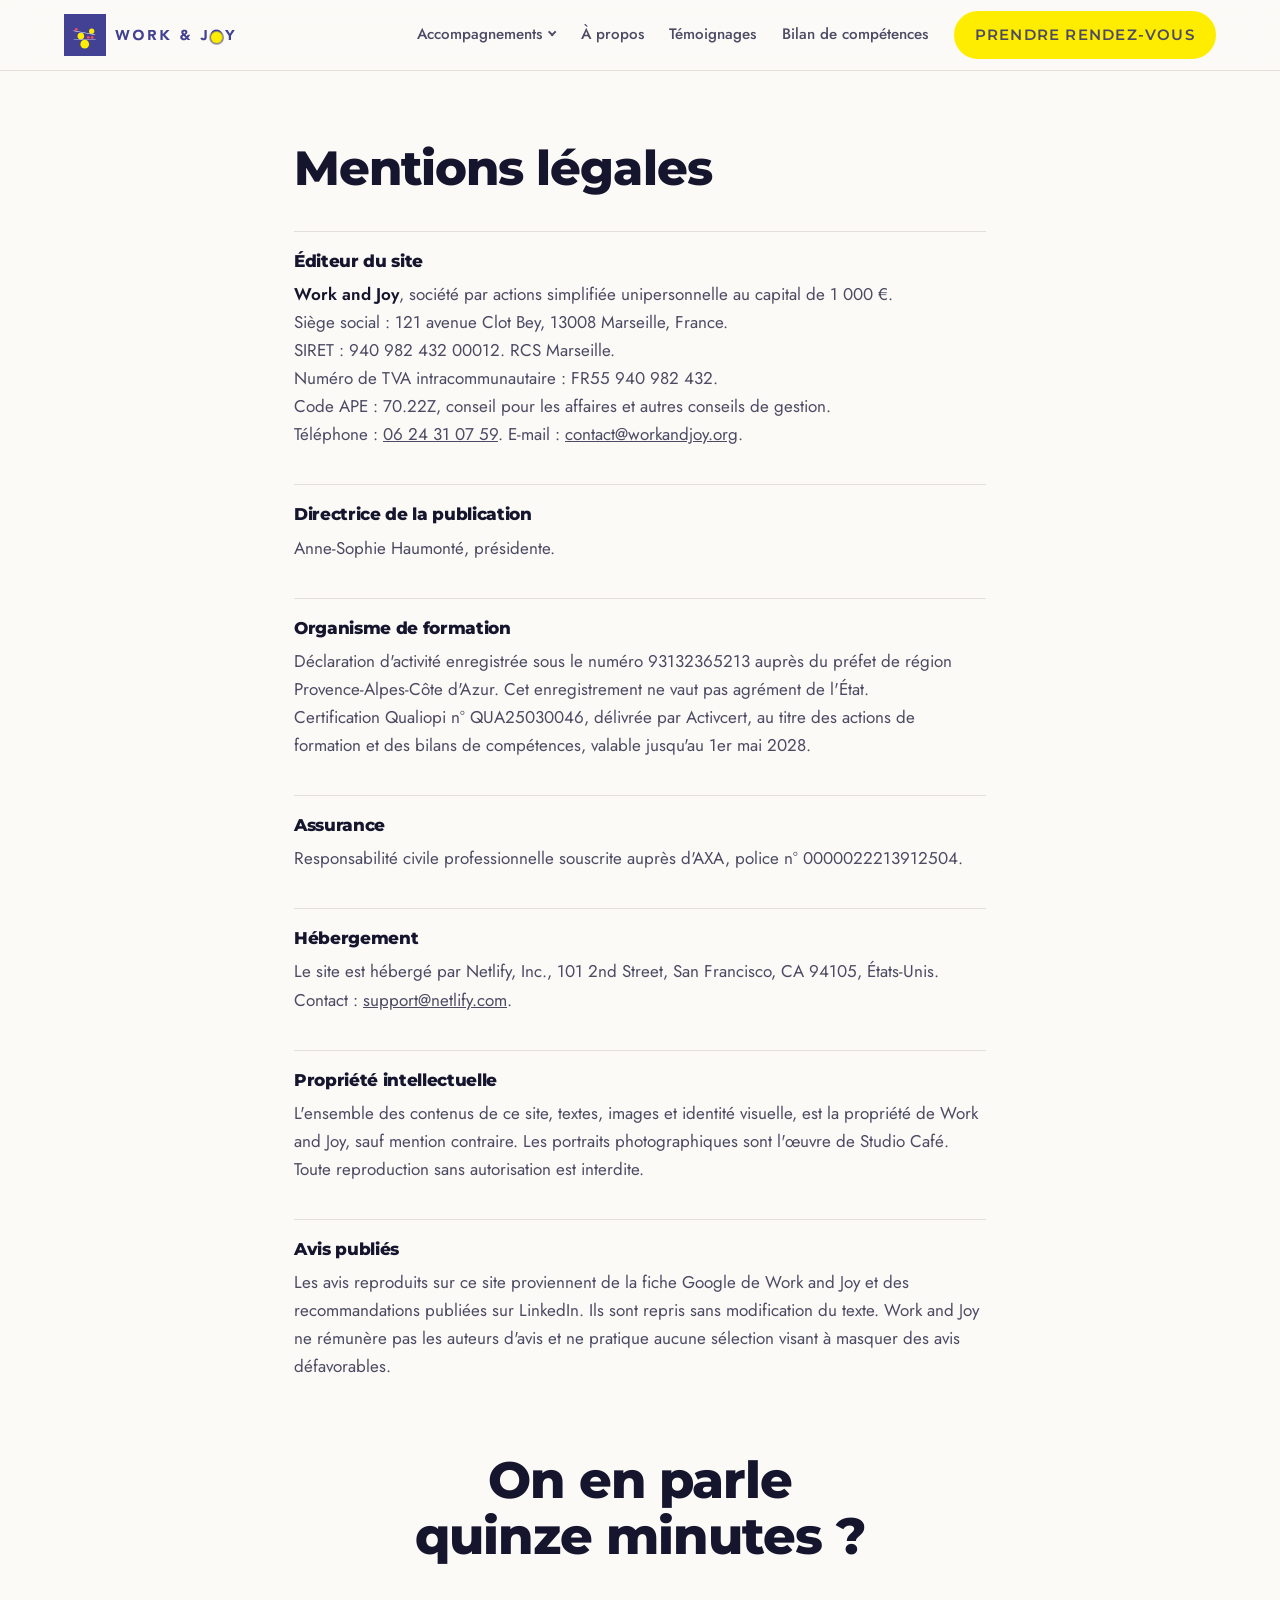
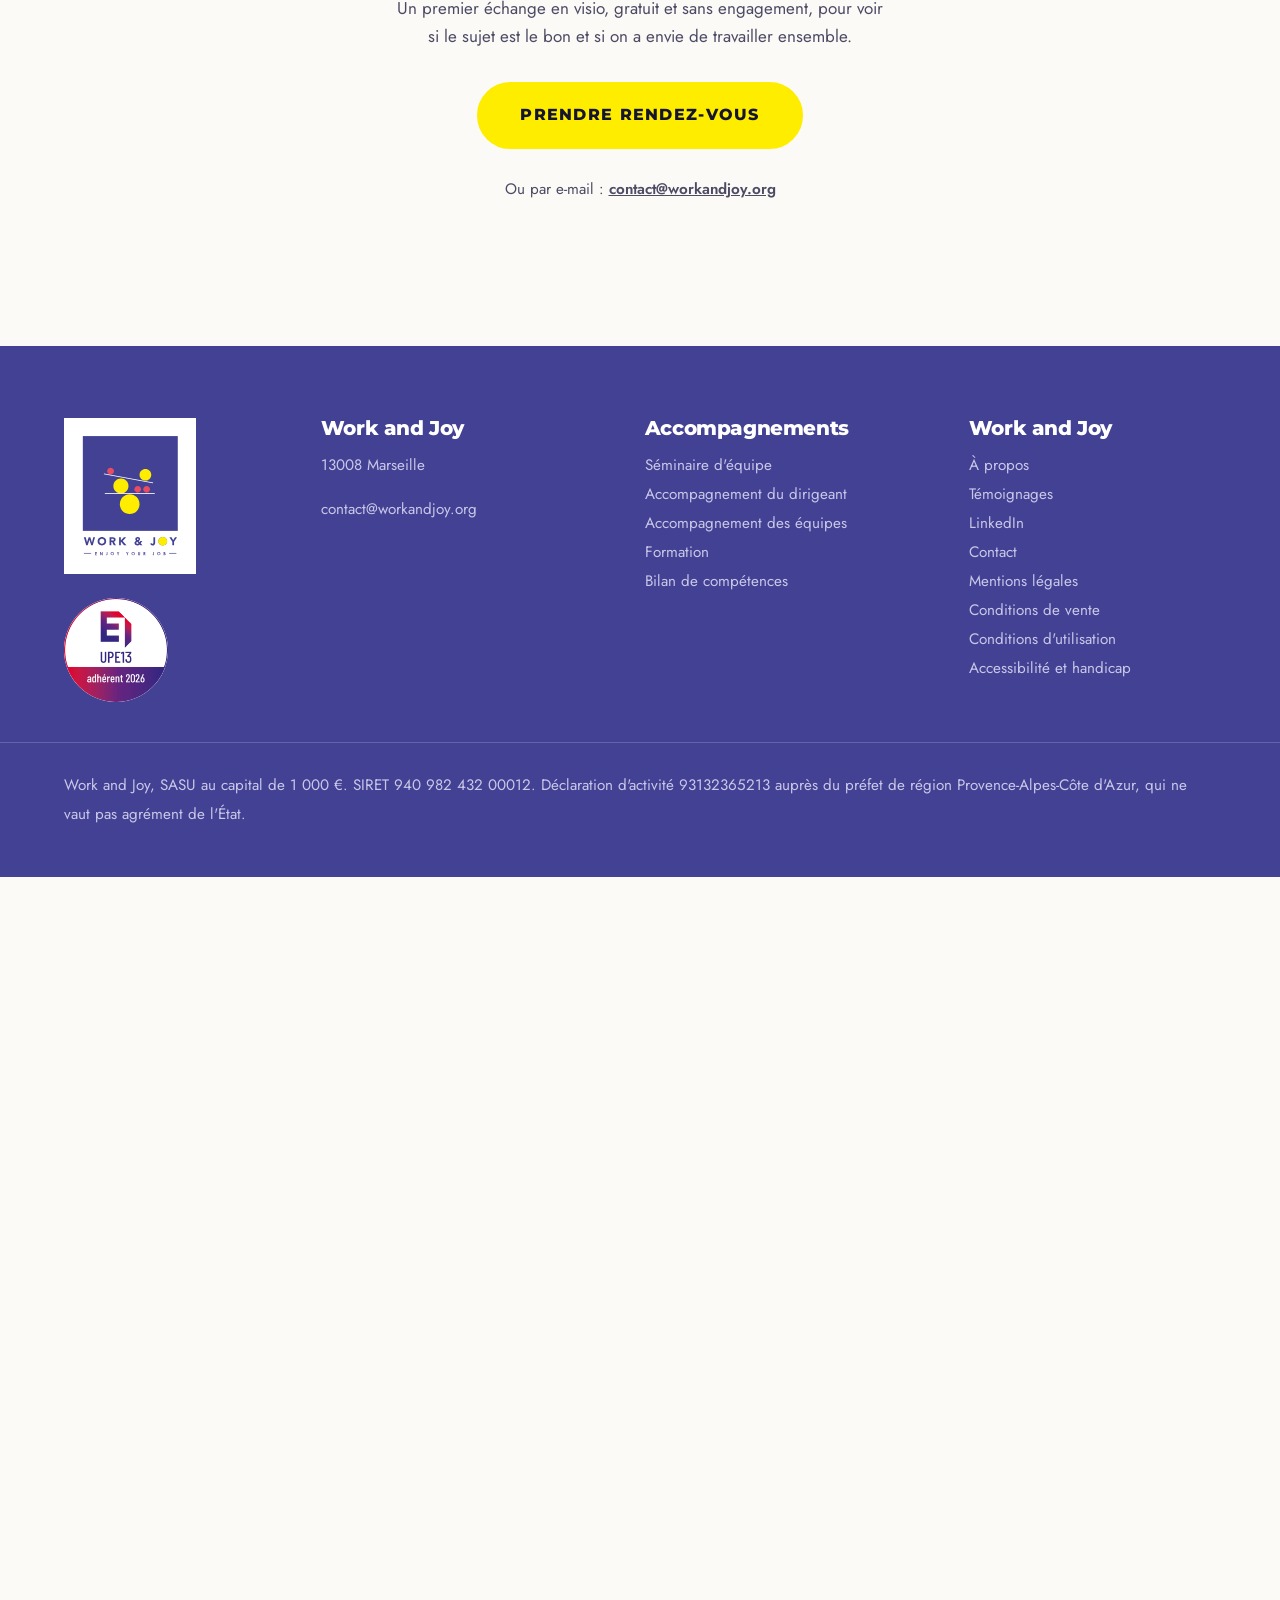
<file: site/mentions-legales/index.html>
<!DOCTYPE html>
<html lang="fr">
<head>
<meta charset="utf-8">
<meta name="viewport" content="width=device-width, initial-scale=1">
<title>Mentions légales | Work and Joy</title>
<meta name="description" content="Mentions légales de Work and Joy, SASU basée à Marseille, organisme de formation certifié Qualiopi.">
<link rel="canonical" href="https://www.workandjoy.org/mentions-legales/">
<link rel="icon" href="../favicon.svg" type="image/svg+xml">
<link rel="icon" href="../favicon.ico" sizes="32x32">
<link rel="apple-touch-icon" href="../apple-touch-icon.png">
<meta property="og:type" content="website">
<meta property="og:site_name" content="Work and Joy">
<meta property="og:locale" content="fr_FR">
<meta property="og:title" content="Mentions légales | Work and Joy">
<meta property="og:description" content="Mentions légales de Work and Joy, SASU basée à Marseille, organisme de formation certifié Qualiopi.">
<meta property="og:url" content="https://www.workandjoy.org/mentions-legales/">
<meta property="og:image" content="https://www.workandjoy.org/assets/img/og.jpg">
<meta property="og:image:width" content="1200">
<meta property="og:image:height" content="630">
<meta property="og:image:alt" content="Work and Joy, accompagnement des dirigeants et des équipes de PME industrielles et tech">
<meta name="twitter:card" content="summary_large_image">
<link rel="stylesheet" href="../assets/css/style.css">
<link rel="preload" href="../assets/fonts/montserrat-latin-900-normal.woff2" as="font" type="font/woff2" crossorigin>
<link rel="preload" href="../assets/fonts/jost-latin-400-normal.woff2" as="font" type="font/woff2" crossorigin>
<script type="application/ld+json">
{
  "@context": "https://schema.org",
  "@type": "BreadcrumbList",
  "itemListElement": [
    {
      "@type": "ListItem",
      "position": 1,
      "name": "Accueil",
      "item": "https://www.workandjoy.org/"
    },
    {
      "@type": "ListItem",
      "position": 2,
      "name": "Mentions légales",
      "item": "https://www.workandjoy.org/mentions-legales/"
    }
  ]
}
</script>
</head>
<body>

<a class="skip" href="#contenu">Aller au contenu</a>

<header class="nav">
  <div class="nav__in">
    <a class="mark" href="../" aria-label="Work and Joy, accueil">
      <svg class="mark__logo" viewBox="0 0 407 100" aria-hidden="true" focusable="false">
        <g transform="scale(.34472) translate(-14.75 -12.49)">
          <rect x="14.75" y="12.49" width="290.09" height="290.09" fill="#424193"/>
          <circle cx="182.46" cy="175.36" r="10.27" fill="#E94B63"/><circle cx="209.63" cy="175.36" r="10.27" fill="#E94B63"/>
          <circle cx="131.11" cy="165.09" r="23.09" fill="#FFED00"/><circle cx="157.91" cy="220.72" r="30.01" fill="#FFED00"/>
          <rect x="81.95" y="186.85" width="152.54" height="2.53" fill="#fff"/>
          <circle cx="205.85" cy="130.85" r="17.95" fill="#FFED00"/><circle cx="99.45" cy="119.75" r="10.27" fill="#E94B63"/>
          <rect x="152.93" y="65.69" width="2.53" height="152.54" fill="#fff" transform="matrix(.1822 -.9833 .9833 .1822 -13.4766 267.7142)"/>
        </g>
        <g transform="translate(104.1 -284.3)">
          <path fill="currentColor" d="M288.16,346.36h5.32v-10.29l9.06-13.83h-6.3l-5.42,9.03l-5.11-9.03h-6.61l9.06,13.83V346.36z M251.82,331.2 c0.35-0.95,0.86-1.78,1.52-2.47c0.66-0.69,1.45-1.23,2.37-1.62c0.92-0.39,1.95-0.58,3.08-0.58s2.16,0.19,3.08,0.58 c0.92,0.39,1.71,0.93,2.37,1.62c0.66,0.69,1.16,1.52,1.52,2.47c0.35,0.95,0.53,1.99,0.53,3.1c0,1.14-0.18,2.17-0.53,3.12 c-0.35,0.94-0.86,1.76-1.52,2.45c-0.66,0.69-1.45,1.23-2.37,1.62c-0.92,0.39-1.95,0.58-3.08,0.58s-2.16-0.19-3.08-0.58 c-0.92-0.39-1.71-0.93-2.37-1.62c-0.66-0.69-1.16-1.51-1.52-2.45c-0.35-0.94-0.53-1.98-0.53-3.12 C251.3,333.19,251.47,332.16,251.82,331.2 M246.75,339.55c0.65,1.57,1.55,2.9,2.71,4c1.16,1.1,2.53,1.95,4.12,2.54 c1.59,0.59,3.33,0.89,5.21,0.89s3.62-0.3,5.21-0.89c1.59-0.59,2.96-1.44,4.12-2.54c1.16-1.1,2.06-2.44,2.71-4 c0.65-1.57,0.97-3.32,0.97-5.25s-0.32-3.68-0.97-5.25c-0.65-1.57-1.55-2.9-2.71-4c-1.16-1.1-2.53-1.95-4.12-2.54 c-1.59-0.59-3.33-0.89-5.21-0.89s-3.62,0.3-5.21,0.89c-1.59,0.59-2.96,1.44-4.12,2.54s-2.06,2.44-2.71,4 c-0.65,1.57-0.97,3.32-0.97,5.25S246.1,337.98,246.75,339.55 M235.69,322.24h-5.32v15.47c0,0.45-0.02,0.95-0.05,1.48 c-0.03,0.53-0.13,1.03-0.29,1.48c-0.16,0.45-0.41,0.83-0.75,1.14s-0.82,0.46-1.43,0.46c-0.59,0-1.12-0.2-1.58-0.61 c-0.47-0.41-0.73-0.91-0.8-1.5l-4.87,1.19c0.39,1.93,1.24,3.35,2.56,4.26c1.32,0.91,2.93,1.36,4.84,1.36 c1.64,0,2.96-0.24,3.97-0.73c1.01-0.49,1.79-1.14,2.33-1.94c0.55-0.81,0.91-1.73,1.11-2.78c0.19-1.04,0.29-2.12,0.29-3.24V322.24z M185.16,340.71c-0.57,0.5-1.14,0.92-1.72,1.26c-0.58,0.34-1.27,0.51-2.06,0.51c-0.41,0-0.81-0.07-1.21-0.22 c-0.4-0.15-0.74-0.35-1.04-0.6c-0.3-0.25-0.53-0.56-0.72-0.92s-0.27-0.77-0.27-1.23s0.08-0.85,0.24-1.19 c0.16-0.34,0.37-0.64,0.63-0.9c0.26-0.26,0.56-0.5,0.89-0.72c0.33-0.22,0.66-0.43,1.01-0.63L185.16,340.71z M184.23,326.28 c0.47,0.37,0.7,0.91,0.7,1.62c0,0.34-0.09,0.66-0.27,0.97s-0.41,0.59-0.68,0.85c-0.27,0.26-0.57,0.5-0.89,0.72 c-0.32,0.22-0.61,0.4-0.89,0.56c-0.2-0.18-0.43-0.39-0.66-0.61c-0.24-0.23-0.45-0.47-0.65-0.73c-0.19-0.26-0.36-0.53-0.49-0.82 c-0.14-0.28-0.2-0.57-0.2-0.87c0-0.68,0.23-1.23,0.68-1.64c0.45-0.41,1.01-0.61,1.67-0.61C183.2,325.72,183.76,325.9,184.23,326.28 M196.54,333.93h-5.93l-2.35,3.2l-3.1-3.3c0.61-0.32,1.19-0.69,1.72-1.11c0.53-0.42,1.01-0.9,1.41-1.43s0.73-1.11,0.97-1.72 c0.24-0.61,0.36-1.28,0.36-2.01c0-1.02-0.19-1.9-0.58-2.64c-0.39-0.74-0.9-1.35-1.55-1.84c-0.65-0.49-1.39-0.85-2.23-1.09 c-0.84-0.24-1.73-0.36-2.66-0.36c-0.95,0-1.89,0.11-2.79,0.34c-0.91,0.23-1.71,0.59-2.42,1.09c-0.7,0.5-1.27,1.14-1.69,1.91 c-0.42,0.77-0.63,1.7-0.63,2.79c0,0.59,0.06,1.12,0.19,1.6c0.12,0.48,0.31,0.93,0.55,1.36c0.24,0.43,0.52,0.84,0.85,1.23 s0.69,0.8,1.07,1.23c-0.73,0.25-1.4,0.58-2.01,1.01c-0.61,0.42-1.15,0.91-1.62,1.48c-0.47,0.57-0.83,1.2-1.09,1.89 c-0.26,0.69-0.39,1.43-0.39,2.2c0,1.2,0.24,2.26,0.72,3.17s1.12,1.66,1.93,2.27c0.81,0.6,1.72,1.05,2.74,1.35 c1.02,0.3,2.08,0.44,3.17,0.44c1.43,0,2.72-0.23,3.87-0.68c1.15-0.45,2.22-1.19,3.22-2.21l2.01,2.28h6.58l-5.38-5.69L196.54,333.93 z M125.54,346.36h5.32v-11.45l9.81,11.45h7.43l-11.65-12.91l10.73-11.21h-6.95l-9.37,10.02v-10.02h-5.32V346.36z M101.76,326.74 h3.48c0.48,0,0.97,0.03,1.47,0.1c0.5,0.07,0.94,0.2,1.33,0.39c0.39,0.19,0.7,0.47,0.95,0.83c0.25,0.36,0.37,0.85,0.37,1.47 c0,0.66-0.14,1.17-0.43,1.53c-0.29,0.36-0.64,0.63-1.07,0.8c-0.43,0.17-0.92,0.27-1.45,0.31c-0.53,0.03-1.04,0.05-1.52,0.05h-3.13 V326.74z M96.44,346.36h5.32v-9.64h2.62l5.04,9.64h6.37l-6.13-10.19c1.7-0.32,3-1.07,3.88-2.27c0.89-1.19,1.33-2.64,1.33-4.34 c0-1.41-0.24-2.58-0.73-3.53c-0.49-0.94-1.15-1.69-1.98-2.25c-0.83-0.56-1.79-0.95-2.9-1.19c-1.1-0.24-2.27-0.36-3.49-0.36h-9.34 V346.36z M66.03,331.2c0.35-0.95,0.86-1.78,1.52-2.47c0.66-0.69,1.45-1.23,2.37-1.62c0.92-0.39,1.95-0.58,3.08-0.58 c1.14,0,2.16,0.19,3.08,0.58c0.92,0.39,1.71,0.93,2.37,1.62c0.66,0.69,1.16,1.52,1.52,2.47c0.35,0.95,0.53,1.99,0.53,3.1 c0,1.14-0.18,2.17-0.53,3.12c-0.35,0.94-0.86,1.76-1.52,2.45c-0.66,0.69-1.45,1.23-2.37,1.62c-0.92,0.39-1.95,0.58-3.08,0.58 c-1.14,0-2.16-0.19-3.08-0.58c-0.92-0.39-1.71-0.93-2.37-1.62c-0.66-0.69-1.16-1.51-1.52-2.45s-0.53-1.98-0.53-3.12 C65.51,333.19,65.68,332.16,66.03,331.2 M60.96,339.55c0.65,1.57,1.55,2.9,2.71,4c1.16,1.1,2.53,1.95,4.12,2.54 c1.59,0.59,3.33,0.89,5.21,0.89s3.62-0.3,5.21-0.89s2.96-1.44,4.12-2.54c1.16-1.1,2.06-2.44,2.71-4s0.97-3.32,0.97-5.25 s-0.32-3.68-0.97-5.25c-0.65-1.57-1.55-2.9-2.71-4s-2.53-1.95-4.12-2.54s-3.33-0.89-5.21-0.89s-3.62,0.3-5.21,0.89 c-1.59,0.59-2.96,1.44-4.12,2.54c-1.16,1.1-2.06,2.44-2.71,4c-0.65,1.57-0.97,3.32-0.97,5.25S60.31,337.98,60.96,339.55 M25.03,346.36h4.57l5.32-16.7h0.07l5.32,16.7h4.74l7.05-24.12H46.7l-4.05,15.88h-0.07l-5.01-15.88h-4.94l-5.04,15.47h-0.07 l-3.85-15.47h-5.79L25.03,346.36z"/>
          <circle class="mark__o" cx="259" cy="334.6" r="13.5"/>
        </g>
      </svg>
    </a>
    <input type="checkbox" id="menu" class="nav__toggle">
    <label for="menu" class="nav__burger" aria-hidden="true"><span></span><span></span><span></span></label>
    <nav class="nav__links">
      <details class="drop">
        <summary>Accompagnements</summary>
        <div class="drop__panel">
          <a href="../seminaire-equipe/">Séminaire d'équipe<span>à partir d’une demi-journée, 2 000 € HT</span></a>
          <a href="../accompagnement-dirigeant/">Accompagnement du dirigeant<span>séances régulières, à partir de 3 mois</span></a>
          <a href="../accompagnement-equipes/">Accompagnement des équipes<span>3 à 4 sessions sur 4 à 6 mois</span></a>
          <a href="../formation-management/">Formation management<span>1 à 2 jours, sur mesure</span></a>
        </div>
      </details>
      <a href="../a-propos/">À propos</a>
      <a href="../temoignages/">Témoignages</a>
      <a href="../bilan-de-competences/">Bilan de compétences</a>
      <a class="btn btn--sm" href="#contact">Prendre rendez-vous</a>
    </nav>
  </div>
</header>
<script>addEventListener("click",function(e){document.querySelectorAll("nav details[open]").forEach(function(d){if(!d.contains(e.target))d.open=false})})</script>

<main id="contenu">

  <section class="legal">
    <h1>Mentions légales</h1>

    <h2>Éditeur du site</h2>
    <p>
      <strong>Work and Joy</strong>, société par actions simplifiée unipersonnelle au capital de 1 000 €.<br>
      Siège social : 121 avenue Clot Bey, 13008 Marseille, France.<br>
      SIRET : 940 982 432 00012. RCS Marseille.<br>
      Numéro de TVA intracommunautaire : FR55 940 982 432.<br>
      Code APE : 70.22Z, conseil pour les affaires et autres conseils de gestion.<br>
      Téléphone : <a href="tel:+33624310759">06 24 31 07 59</a>. E-mail : <a href="mailto:contact@workandjoy.org">contact@workandjoy.org</a>.
    </p>

    <h2>Directrice de la publication</h2>
    <p>Anne-Sophie Haumonté, présidente.</p>

    <h2>Organisme de formation</h2>
    <p>
      Déclaration d'activité enregistrée sous le numéro 93132365213 auprès du préfet de région Provence-Alpes-Côte d'Azur. Cet enregistrement ne vaut pas agrément de l'État.<br>
      Certification Qualiopi n° QUA25030046, délivrée par Activcert, au titre des actions de formation et des bilans de compétences, valable jusqu'au 1er mai 2028.
    </p>

    <h2>Assurance</h2>
    <p>Responsabilité civile professionnelle souscrite auprès d'AXA, police n° 0000022213912504.</p>

    <h2>Hébergement</h2>
    <!-- Netlify ne publie pas de numéro de téléphone : son adresse de contact le remplace. -->
    <p>Le site est hébergé par Netlify, Inc., 101 2nd Street, San Francisco, CA 94105, États-Unis. Contact : <a href="mailto:support@netlify.com">support@netlify.com</a>.</p>

    <!-- Rubrique « Médiation de la consommation » : à ajouter ici. Voir REPRENDRE-ICI-1.md. -->

    <h2>Propriété intellectuelle</h2>
    <p>L'ensemble des contenus de ce site, textes, images et identité visuelle, est la propriété de Work and Joy, sauf mention contraire. Les portraits photographiques sont l'œuvre de Studio Café. Toute reproduction sans autorisation est interdite.</p>

    <h2>Avis publiés</h2>
    <p>Les avis reproduits sur ce site proviennent de la fiche Google de Work and Joy et des recommandations publiées sur LinkedIn. Ils sont repris sans modification du texte. Work and Joy ne rémunère pas les auteurs d'avis et ne pratique aucune sélection visant à masquer des avis défavorables.</p>
  </section>

  <section class="final" id="contact">
    <h2>On en parle quinze minutes ?</h2>
    <p>Un premier échange en visio, gratuit et sans engagement, pour voir si le sujet est le bon et si on a envie de travailler ensemble.</p>
    <a class="btn btn--lg" href="https://bookings.cloud.microsoft/bookwithme/user/a25ae09279404c6988d7f9df4378557e@workandjoy.org/meetingtype/o_2nV1khmUG8mVr6vYahlA2?anonymous&amp;ismsaljsauthenabled&amp;ep=mcard">Prendre rendez-vous</a>
    <p class="final__alt">Ou par e-mail : <a href="mailto:contact@workandjoy.org">contact@workandjoy.org</a></p>
  </section>

</main>

<footer class="foot">
  <div class="foot__in">
    <div class="foot__brand">
      <img class="foot__logo" src="../assets/img/logo.svg" width="160" height="197" alt="Work and Joy" loading="lazy">
      <img class="foot__upe13" src="../assets/img/upe13-adherent-2026.png" width="200" height="200" alt="UPE13, adhérent 2026" loading="lazy">
    </div>
    <div class="foot__col">
      <h3>Work and Joy</h3>
      <p>13008 Marseille</p>
      <p><a href="mailto:contact@workandjoy.org">contact@workandjoy.org</a></p>
    </div>
    <div class="foot__col">
      <h3>Accompagnements</h3>
      <p>
        <a href="../seminaire-equipe/">Séminaire d'équipe</a><br>
        <a href="../accompagnement-dirigeant/">Accompagnement du dirigeant</a><br>
        <a href="../accompagnement-equipes/">Accompagnement des équipes</a><br>
        <a href="../formation-management/">Formation</a><br>
        <a href="../bilan-de-competences/">Bilan de compétences</a>
      </p>
    </div>
    <div class="foot__col">
      <h3>Work and Joy</h3>
      <p>
        <a href="../a-propos/">À propos</a><br>
        <a href="../temoignages/">Témoignages</a><br>
        <a href="https://www.linkedin.com/in/haumonte">LinkedIn</a><br>
        <a href="../contact/">Contact</a><br>
        <a href="../mentions-legales/">Mentions légales</a><br>
        <a href="../cgv/">Conditions de vente</a><br>
        <a href="../cgu/">Conditions d'utilisation</a><br>
        <a href="../accessibilite-et-handicap/">Accessibilité et handicap</a>
      </p>
    </div>
  </div>
  <p class="foot__legal">Work and Joy, SASU au capital de 1 000 €. SIRET 940 982 432 00012. Déclaration d'activité 93132365213 auprès du préfet de région Provence-Alpes-Côte d'Azur, qui ne vaut pas agrément de l'État.</p>
</footer>

<script defer src="../assets/js/scene.js"></script>
</body>
</html>
</file>
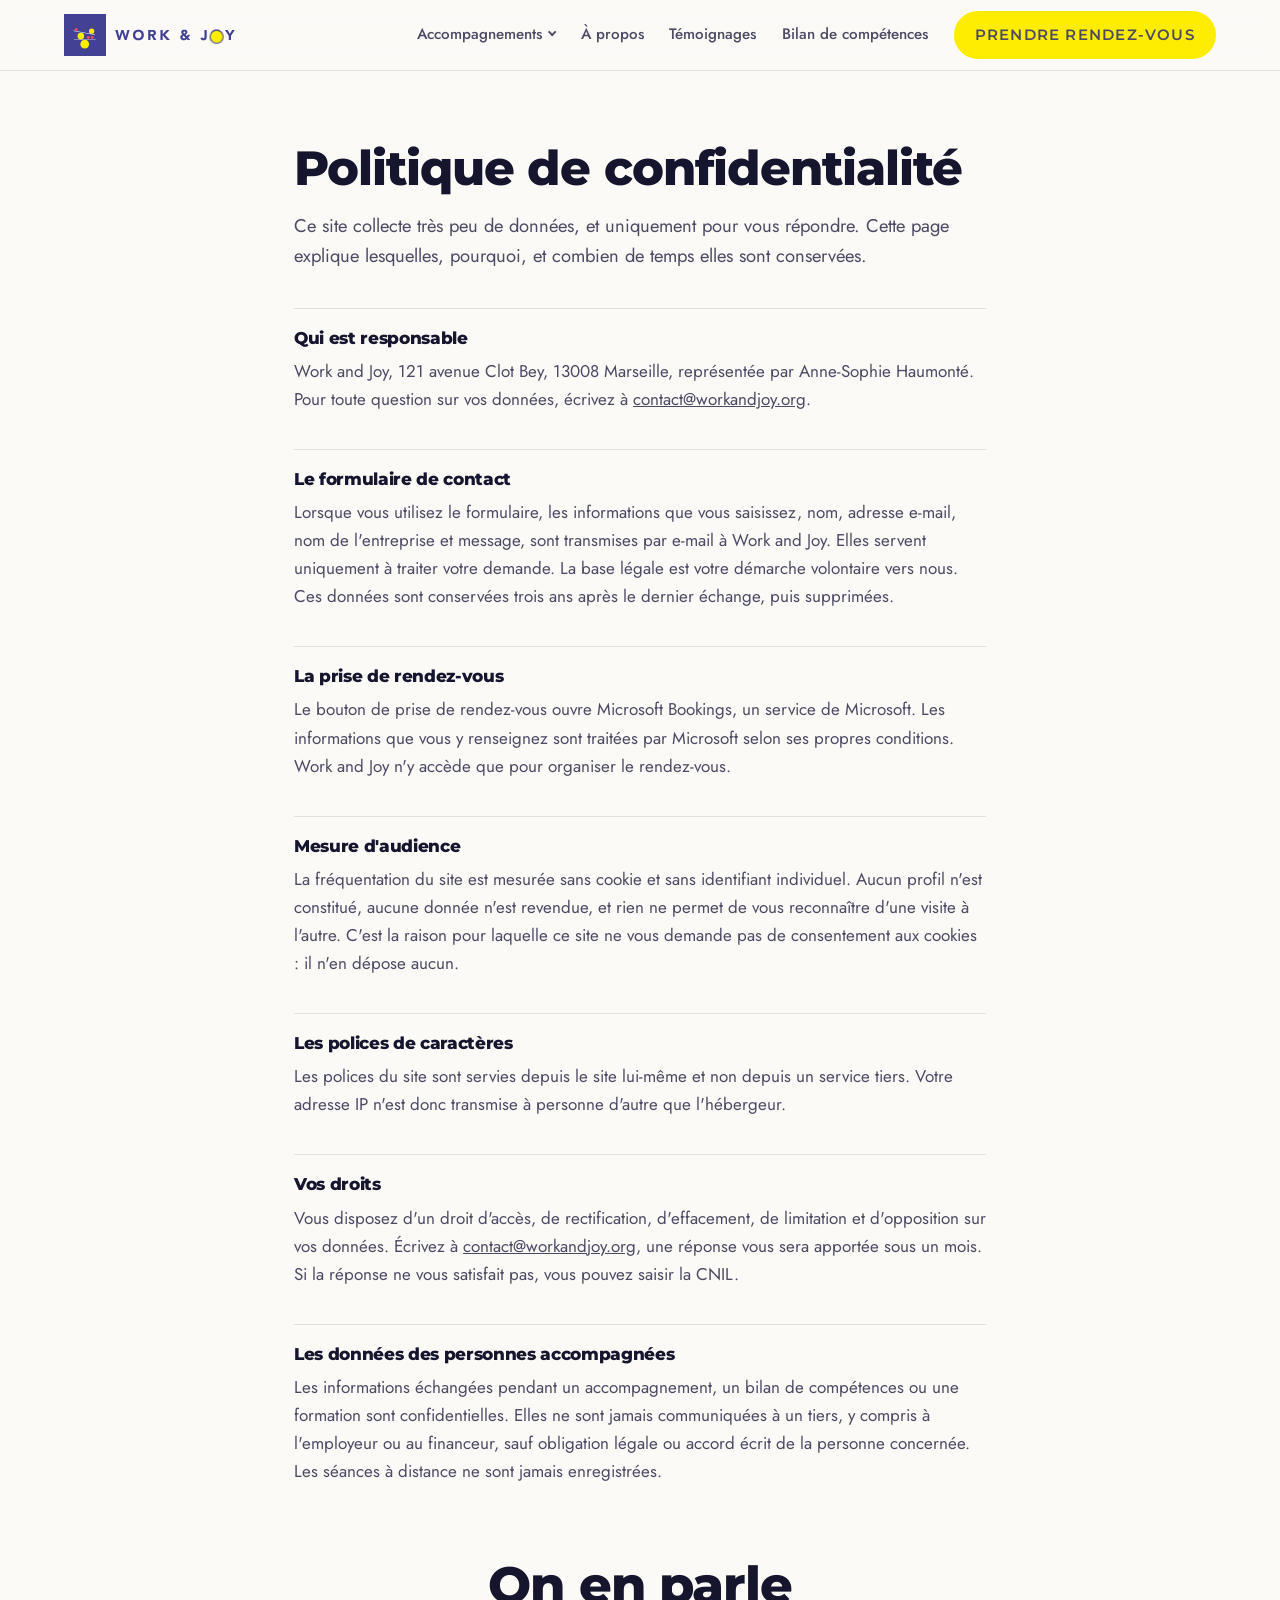
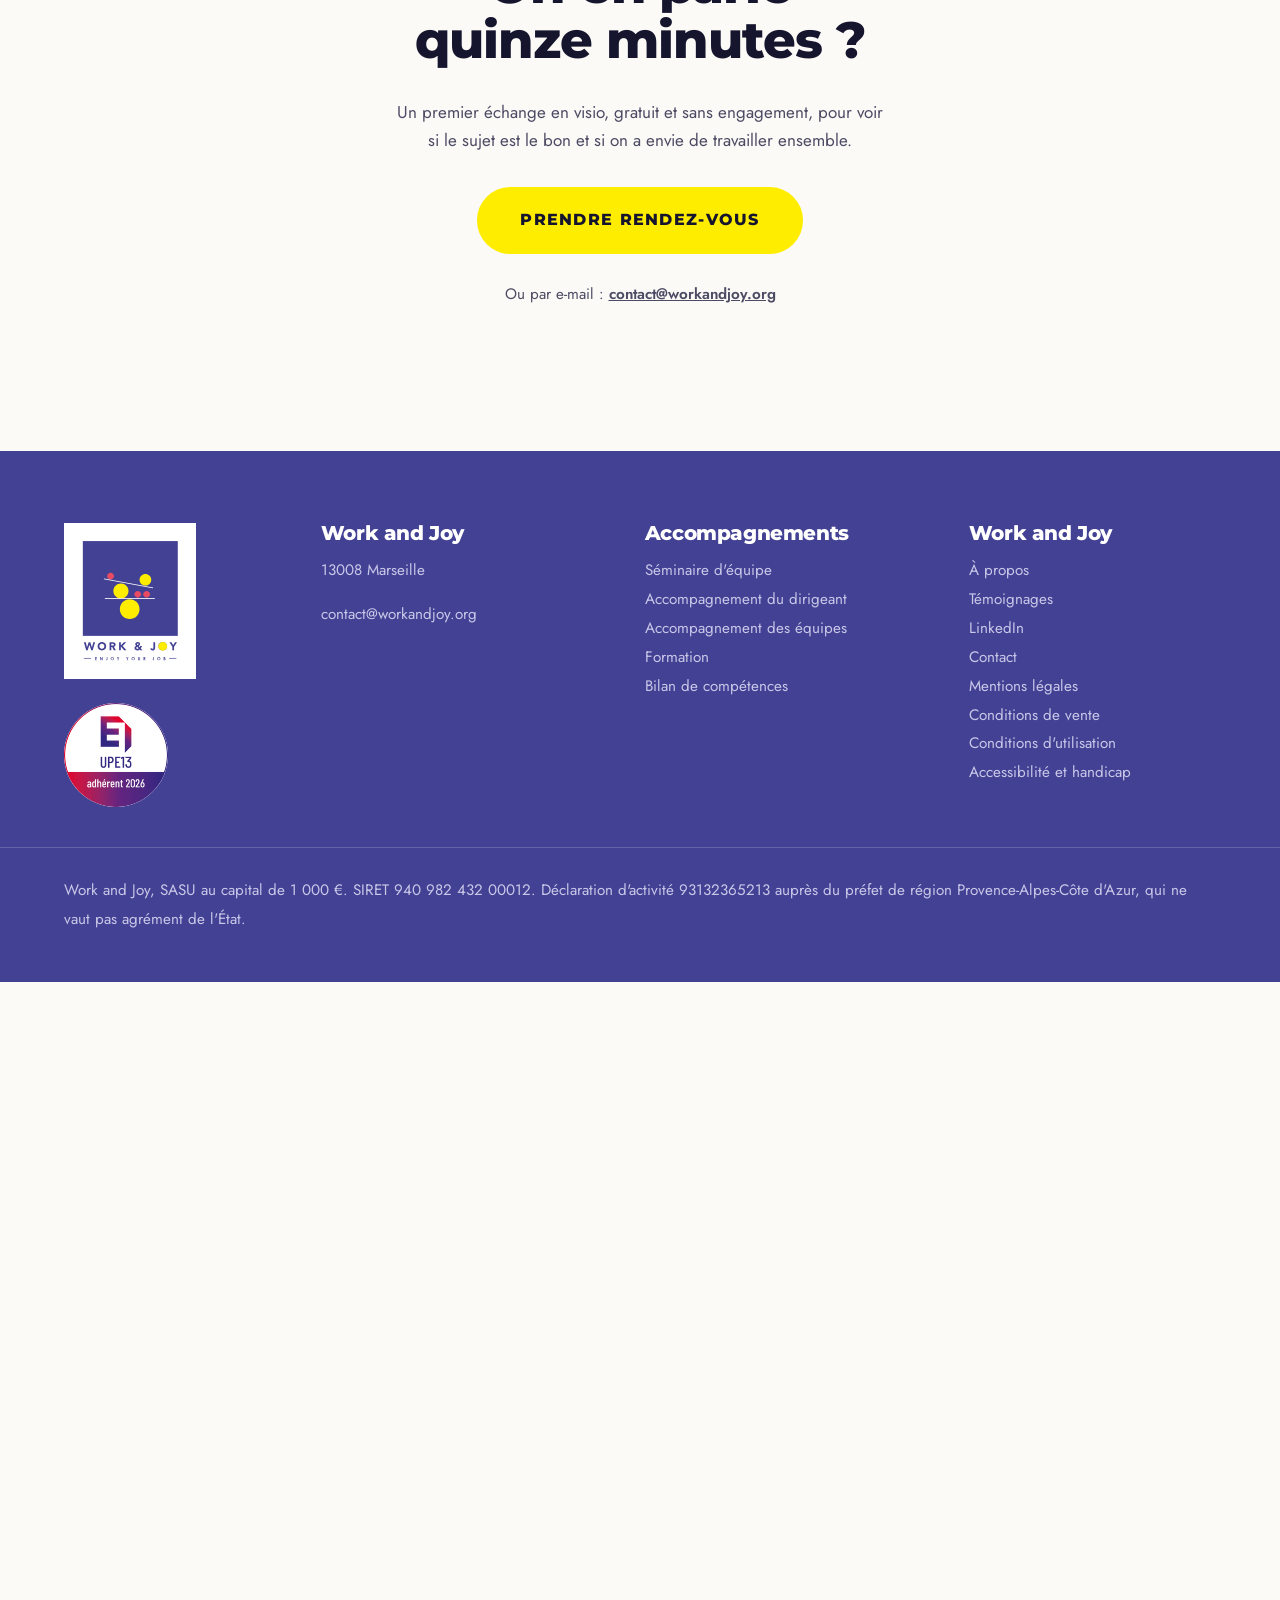
<file: site/politique-de-confidentialite/index.html>
<!DOCTYPE html>
<html lang="fr">
<head>
<meta charset="utf-8">
<meta name="viewport" content="width=device-width, initial-scale=1">
<title>Politique de confidentialité | Work and Joy</title>
<meta name="description" content="Quelles données ce site collecte, pourquoi, combien de temps elles sont conservées, et comment exercer vos droits.">
<link rel="canonical" href="https://www.workandjoy.org/politique-de-confidentialite/">
<link rel="icon" href="../favicon.svg" type="image/svg+xml">
<link rel="icon" href="../favicon.ico" sizes="32x32">
<link rel="apple-touch-icon" href="../apple-touch-icon.png">
<meta property="og:type" content="website">
<meta property="og:site_name" content="Work and Joy">
<meta property="og:locale" content="fr_FR">
<meta property="og:title" content="Politique de confidentialité | Work and Joy">
<meta property="og:description" content="Quelles données ce site collecte, pourquoi, combien de temps elles sont conservées, et comment exercer vos droits.">
<meta property="og:url" content="https://www.workandjoy.org/politique-de-confidentialite/">
<meta property="og:image" content="https://www.workandjoy.org/assets/img/og.jpg">
<meta property="og:image:width" content="1200">
<meta property="og:image:height" content="630">
<meta property="og:image:alt" content="Work and Joy, accompagnement des dirigeants et des équipes de PME industrielles et tech">
<meta name="twitter:card" content="summary_large_image">
<link rel="stylesheet" href="../assets/css/style.css">
<link rel="preload" href="../assets/fonts/montserrat-latin-900-normal.woff2" as="font" type="font/woff2" crossorigin>
<link rel="preload" href="../assets/fonts/jost-latin-400-normal.woff2" as="font" type="font/woff2" crossorigin>
<script type="application/ld+json">
{
  "@context": "https://schema.org",
  "@type": "BreadcrumbList",
  "itemListElement": [
    {
      "@type": "ListItem",
      "position": 1,
      "name": "Accueil",
      "item": "https://www.workandjoy.org/"
    },
    {
      "@type": "ListItem",
      "position": 2,
      "name": "Politique de confidentialité",
      "item": "https://www.workandjoy.org/politique-de-confidentialite/"
    }
  ]
}
</script>
</head>
<body>

<a class="skip" href="#contenu">Aller au contenu</a>

<header class="nav">
  <div class="nav__in">
    <a class="mark" href="../" aria-label="Work and Joy, accueil">
      <svg class="mark__logo" viewBox="0 0 407 100" aria-hidden="true" focusable="false">
        <g transform="scale(.34472) translate(-14.75 -12.49)">
          <rect x="14.75" y="12.49" width="290.09" height="290.09" fill="#424193"/>
          <circle cx="182.46" cy="175.36" r="10.27" fill="#E94B63"/><circle cx="209.63" cy="175.36" r="10.27" fill="#E94B63"/>
          <circle cx="131.11" cy="165.09" r="23.09" fill="#FFED00"/><circle cx="157.91" cy="220.72" r="30.01" fill="#FFED00"/>
          <rect x="81.95" y="186.85" width="152.54" height="2.53" fill="#fff"/>
          <circle cx="205.85" cy="130.85" r="17.95" fill="#FFED00"/><circle cx="99.45" cy="119.75" r="10.27" fill="#E94B63"/>
          <rect x="152.93" y="65.69" width="2.53" height="152.54" fill="#fff" transform="matrix(.1822 -.9833 .9833 .1822 -13.4766 267.7142)"/>
        </g>
        <g transform="translate(104.1 -284.3)">
          <path fill="currentColor" d="M288.16,346.36h5.32v-10.29l9.06-13.83h-6.3l-5.42,9.03l-5.11-9.03h-6.61l9.06,13.83V346.36z M251.82,331.2 c0.35-0.95,0.86-1.78,1.52-2.47c0.66-0.69,1.45-1.23,2.37-1.62c0.92-0.39,1.95-0.58,3.08-0.58s2.16,0.19,3.08,0.58 c0.92,0.39,1.71,0.93,2.37,1.62c0.66,0.69,1.16,1.52,1.52,2.47c0.35,0.95,0.53,1.99,0.53,3.1c0,1.14-0.18,2.17-0.53,3.12 c-0.35,0.94-0.86,1.76-1.52,2.45c-0.66,0.69-1.45,1.23-2.37,1.62c-0.92,0.39-1.95,0.58-3.08,0.58s-2.16-0.19-3.08-0.58 c-0.92-0.39-1.71-0.93-2.37-1.62c-0.66-0.69-1.16-1.51-1.52-2.45c-0.35-0.94-0.53-1.98-0.53-3.12 C251.3,333.19,251.47,332.16,251.82,331.2 M246.75,339.55c0.65,1.57,1.55,2.9,2.71,4c1.16,1.1,2.53,1.95,4.12,2.54 c1.59,0.59,3.33,0.89,5.21,0.89s3.62-0.3,5.21-0.89c1.59-0.59,2.96-1.44,4.12-2.54c1.16-1.1,2.06-2.44,2.71-4 c0.65-1.57,0.97-3.32,0.97-5.25s-0.32-3.68-0.97-5.25c-0.65-1.57-1.55-2.9-2.71-4c-1.16-1.1-2.53-1.95-4.12-2.54 c-1.59-0.59-3.33-0.89-5.21-0.89s-3.62,0.3-5.21,0.89c-1.59,0.59-2.96,1.44-4.12,2.54s-2.06,2.44-2.71,4 c-0.65,1.57-0.97,3.32-0.97,5.25S246.1,337.98,246.75,339.55 M235.69,322.24h-5.32v15.47c0,0.45-0.02,0.95-0.05,1.48 c-0.03,0.53-0.13,1.03-0.29,1.48c-0.16,0.45-0.41,0.83-0.75,1.14s-0.82,0.46-1.43,0.46c-0.59,0-1.12-0.2-1.58-0.61 c-0.47-0.41-0.73-0.91-0.8-1.5l-4.87,1.19c0.39,1.93,1.24,3.35,2.56,4.26c1.32,0.91,2.93,1.36,4.84,1.36 c1.64,0,2.96-0.24,3.97-0.73c1.01-0.49,1.79-1.14,2.33-1.94c0.55-0.81,0.91-1.73,1.11-2.78c0.19-1.04,0.29-2.12,0.29-3.24V322.24z M185.16,340.71c-0.57,0.5-1.14,0.92-1.72,1.26c-0.58,0.34-1.27,0.51-2.06,0.51c-0.41,0-0.81-0.07-1.21-0.22 c-0.4-0.15-0.74-0.35-1.04-0.6c-0.3-0.25-0.53-0.56-0.72-0.92s-0.27-0.77-0.27-1.23s0.08-0.85,0.24-1.19 c0.16-0.34,0.37-0.64,0.63-0.9c0.26-0.26,0.56-0.5,0.89-0.72c0.33-0.22,0.66-0.43,1.01-0.63L185.16,340.71z M184.23,326.28 c0.47,0.37,0.7,0.91,0.7,1.62c0,0.34-0.09,0.66-0.27,0.97s-0.41,0.59-0.68,0.85c-0.27,0.26-0.57,0.5-0.89,0.72 c-0.32,0.22-0.61,0.4-0.89,0.56c-0.2-0.18-0.43-0.39-0.66-0.61c-0.24-0.23-0.45-0.47-0.65-0.73c-0.19-0.26-0.36-0.53-0.49-0.82 c-0.14-0.28-0.2-0.57-0.2-0.87c0-0.68,0.23-1.23,0.68-1.64c0.45-0.41,1.01-0.61,1.67-0.61C183.2,325.72,183.76,325.9,184.23,326.28 M196.54,333.93h-5.93l-2.35,3.2l-3.1-3.3c0.61-0.32,1.19-0.69,1.72-1.11c0.53-0.42,1.01-0.9,1.41-1.43s0.73-1.11,0.97-1.72 c0.24-0.61,0.36-1.28,0.36-2.01c0-1.02-0.19-1.9-0.58-2.64c-0.39-0.74-0.9-1.35-1.55-1.84c-0.65-0.49-1.39-0.85-2.23-1.09 c-0.84-0.24-1.73-0.36-2.66-0.36c-0.95,0-1.89,0.11-2.79,0.34c-0.91,0.23-1.71,0.59-2.42,1.09c-0.7,0.5-1.27,1.14-1.69,1.91 c-0.42,0.77-0.63,1.7-0.63,2.79c0,0.59,0.06,1.12,0.19,1.6c0.12,0.48,0.31,0.93,0.55,1.36c0.24,0.43,0.52,0.84,0.85,1.23 s0.69,0.8,1.07,1.23c-0.73,0.25-1.4,0.58-2.01,1.01c-0.61,0.42-1.15,0.91-1.62,1.48c-0.47,0.57-0.83,1.2-1.09,1.89 c-0.26,0.69-0.39,1.43-0.39,2.2c0,1.2,0.24,2.26,0.72,3.17s1.12,1.66,1.93,2.27c0.81,0.6,1.72,1.05,2.74,1.35 c1.02,0.3,2.08,0.44,3.17,0.44c1.43,0,2.72-0.23,3.87-0.68c1.15-0.45,2.22-1.19,3.22-2.21l2.01,2.28h6.58l-5.38-5.69L196.54,333.93 z M125.54,346.36h5.32v-11.45l9.81,11.45h7.43l-11.65-12.91l10.73-11.21h-6.95l-9.37,10.02v-10.02h-5.32V346.36z M101.76,326.74 h3.48c0.48,0,0.97,0.03,1.47,0.1c0.5,0.07,0.94,0.2,1.33,0.39c0.39,0.19,0.7,0.47,0.95,0.83c0.25,0.36,0.37,0.85,0.37,1.47 c0,0.66-0.14,1.17-0.43,1.53c-0.29,0.36-0.64,0.63-1.07,0.8c-0.43,0.17-0.92,0.27-1.45,0.31c-0.53,0.03-1.04,0.05-1.52,0.05h-3.13 V326.74z M96.44,346.36h5.32v-9.64h2.62l5.04,9.64h6.37l-6.13-10.19c1.7-0.32,3-1.07,3.88-2.27c0.89-1.19,1.33-2.64,1.33-4.34 c0-1.41-0.24-2.58-0.73-3.53c-0.49-0.94-1.15-1.69-1.98-2.25c-0.83-0.56-1.79-0.95-2.9-1.19c-1.1-0.24-2.27-0.36-3.49-0.36h-9.34 V346.36z M66.03,331.2c0.35-0.95,0.86-1.78,1.52-2.47c0.66-0.69,1.45-1.23,2.37-1.62c0.92-0.39,1.95-0.58,3.08-0.58 c1.14,0,2.16,0.19,3.08,0.58c0.92,0.39,1.71,0.93,2.37,1.62c0.66,0.69,1.16,1.52,1.52,2.47c0.35,0.95,0.53,1.99,0.53,3.1 c0,1.14-0.18,2.17-0.53,3.12c-0.35,0.94-0.86,1.76-1.52,2.45c-0.66,0.69-1.45,1.23-2.37,1.62c-0.92,0.39-1.95,0.58-3.08,0.58 c-1.14,0-2.16-0.19-3.08-0.58c-0.92-0.39-1.71-0.93-2.37-1.62c-0.66-0.69-1.16-1.51-1.52-2.45s-0.53-1.98-0.53-3.12 C65.51,333.19,65.68,332.16,66.03,331.2 M60.96,339.55c0.65,1.57,1.55,2.9,2.71,4c1.16,1.1,2.53,1.95,4.12,2.54 c1.59,0.59,3.33,0.89,5.21,0.89s3.62-0.3,5.21-0.89s2.96-1.44,4.12-2.54c1.16-1.1,2.06-2.44,2.71-4s0.97-3.32,0.97-5.25 s-0.32-3.68-0.97-5.25c-0.65-1.57-1.55-2.9-2.71-4s-2.53-1.95-4.12-2.54s-3.33-0.89-5.21-0.89s-3.62,0.3-5.21,0.89 c-1.59,0.59-2.96,1.44-4.12,2.54c-1.16,1.1-2.06,2.44-2.71,4c-0.65,1.57-0.97,3.32-0.97,5.25S60.31,337.98,60.96,339.55 M25.03,346.36h4.57l5.32-16.7h0.07l5.32,16.7h4.74l7.05-24.12H46.7l-4.05,15.88h-0.07l-5.01-15.88h-4.94l-5.04,15.47h-0.07 l-3.85-15.47h-5.79L25.03,346.36z"/>
          <circle class="mark__o" cx="259" cy="334.6" r="13.5"/>
        </g>
      </svg>
    </a>
    <input type="checkbox" id="menu" class="nav__toggle">
    <label for="menu" class="nav__burger" aria-hidden="true"><span></span><span></span><span></span></label>
    <nav class="nav__links">
      <details class="drop">
        <summary>Accompagnements</summary>
        <div class="drop__panel">
          <a href="../seminaire-equipe/">Séminaire d'équipe<span>à partir d’une demi-journée, 2 000 € HT</span></a>
          <a href="../accompagnement-dirigeant/">Accompagnement du dirigeant<span>séances régulières, à partir de 3 mois</span></a>
          <a href="../accompagnement-equipes/">Accompagnement des équipes<span>3 à 4 sessions sur 4 à 6 mois</span></a>
          <a href="../formation-management/">Formation management<span>1 à 2 jours, sur mesure</span></a>
        </div>
      </details>
      <a href="../a-propos/">À propos</a>
      <a href="../temoignages/">Témoignages</a>
      <a href="../bilan-de-competences/">Bilan de compétences</a>
      <a class="btn btn--sm" href="#contact">Prendre rendez-vous</a>
    </nav>
  </div>
</header>
<script>addEventListener("click",function(e){document.querySelectorAll("nav details[open]").forEach(function(d){if(!d.contains(e.target))d.open=false})})</script>

<main id="contenu">

  <section class="legal">
    <h1>Politique de confidentialité</h1>

    <p class="legal__intro">Ce site collecte très peu de données, et uniquement pour vous répondre. Cette page explique lesquelles, pourquoi, et combien de temps elles sont conservées.</p>

    <h2>Qui est responsable</h2>
    <p>Work and Joy, 121 avenue Clot Bey, 13008 Marseille, représentée par Anne-Sophie Haumonté. Pour toute question sur vos données, écrivez à <a href="mailto:contact@workandjoy.org">contact@workandjoy.org</a>.</p>

    <h2>Le formulaire de contact</h2>
    <p>Lorsque vous utilisez le formulaire, les informations que vous saisissez, nom, adresse e-mail, nom de l'entreprise et message, sont transmises par e-mail à Work and Joy. Elles servent uniquement à traiter votre demande. La base légale est votre démarche volontaire vers nous. Ces données sont conservées trois ans après le dernier échange, puis supprimées.</p>

    <h2>La prise de rendez-vous</h2>
    <p>Le bouton de prise de rendez-vous ouvre Microsoft Bookings, un service de Microsoft. Les informations que vous y renseignez sont traitées par Microsoft selon ses propres conditions. Work and Joy n'y accède que pour organiser le rendez-vous.</p>

    <h2>Mesure d'audience</h2>
    <!-- À CONFIRMER une fois l'outil installé. Rédigé pour une mesure sans cookie. -->
    <p>La fréquentation du site est mesurée sans cookie et sans identifiant individuel. Aucun profil n'est constitué, aucune donnée n'est revendue, et rien ne permet de vous reconnaître d'une visite à l'autre. C'est la raison pour laquelle ce site ne vous demande pas de consentement aux cookies : il n'en dépose aucun.</p>

    <h2>Les polices de caractères</h2>
    <p>Les polices du site sont servies depuis le site lui-même et non depuis un service tiers. Votre adresse IP n'est donc transmise à personne d'autre que l'hébergeur.</p>

    <h2>Vos droits</h2>
    <p>Vous disposez d'un droit d'accès, de rectification, d'effacement, de limitation et d'opposition sur vos données. Écrivez à <a href="mailto:contact@workandjoy.org">contact@workandjoy.org</a>, une réponse vous sera apportée sous un mois. Si la réponse ne vous satisfait pas, vous pouvez saisir la CNIL.</p>

    <h2>Les données des personnes accompagnées</h2>
    <p>Les informations échangées pendant un accompagnement, un bilan de compétences ou une formation sont confidentielles. Elles ne sont jamais communiquées à un tiers, y compris à l'employeur ou au financeur, sauf obligation légale ou accord écrit de la personne concernée. Les séances à distance ne sont jamais enregistrées.</p>
  </section>

  <section class="final" id="contact">
    <h2>On en parle quinze minutes ?</h2>
    <p>Un premier échange en visio, gratuit et sans engagement, pour voir si le sujet est le bon et si on a envie de travailler ensemble.</p>
    <a class="btn btn--lg" href="https://bookings.cloud.microsoft/bookwithme/user/a25ae09279404c6988d7f9df4378557e@workandjoy.org/meetingtype/o_2nV1khmUG8mVr6vYahlA2?anonymous&amp;ismsaljsauthenabled&amp;ep=mcard">Prendre rendez-vous</a>
    <p class="final__alt">Ou par e-mail : <a href="mailto:contact@workandjoy.org">contact@workandjoy.org</a></p>
  </section>

</main>

<footer class="foot">
  <div class="foot__in">
    <div class="foot__brand">
      <img class="foot__logo" src="../assets/img/logo.svg" width="160" height="197" alt="Work and Joy" loading="lazy">
      <img class="foot__upe13" src="../assets/img/upe13-adherent-2026.png" width="200" height="200" alt="UPE13, adhérent 2026" loading="lazy">
    </div>
    <div class="foot__col">
      <h3>Work and Joy</h3>
      <p>13008 Marseille</p>
      <p><a href="mailto:contact@workandjoy.org">contact@workandjoy.org</a></p>
    </div>
    <div class="foot__col">
      <h3>Accompagnements</h3>
      <p>
        <a href="../seminaire-equipe/">Séminaire d'équipe</a><br>
        <a href="../accompagnement-dirigeant/">Accompagnement du dirigeant</a><br>
        <a href="../accompagnement-equipes/">Accompagnement des équipes</a><br>
        <a href="../formation-management/">Formation</a><br>
        <a href="../bilan-de-competences/">Bilan de compétences</a>
      </p>
    </div>
    <div class="foot__col">
      <h3>Work and Joy</h3>
      <p>
        <a href="../a-propos/">À propos</a><br>
        <a href="../temoignages/">Témoignages</a><br>
        <a href="https://www.linkedin.com/in/haumonte">LinkedIn</a><br>
        <a href="../contact/">Contact</a><br>
        <a href="../mentions-legales/">Mentions légales</a><br>
        <a href="../cgv/">Conditions de vente</a><br>
        <a href="../cgu/">Conditions d'utilisation</a><br>
        <a href="../accessibilite-et-handicap/">Accessibilité et handicap</a>
      </p>
    </div>
  </div>
  <p class="foot__legal">Work and Joy, SASU au capital de 1 000 €. SIRET 940 982 432 00012. Déclaration d'activité 93132365213 auprès du préfet de région Provence-Alpes-Côte d'Azur, qui ne vaut pas agrément de l'État.</p>
</footer>

<script defer src="../assets/js/scene.js"></script>
</body>
</html>
</file>
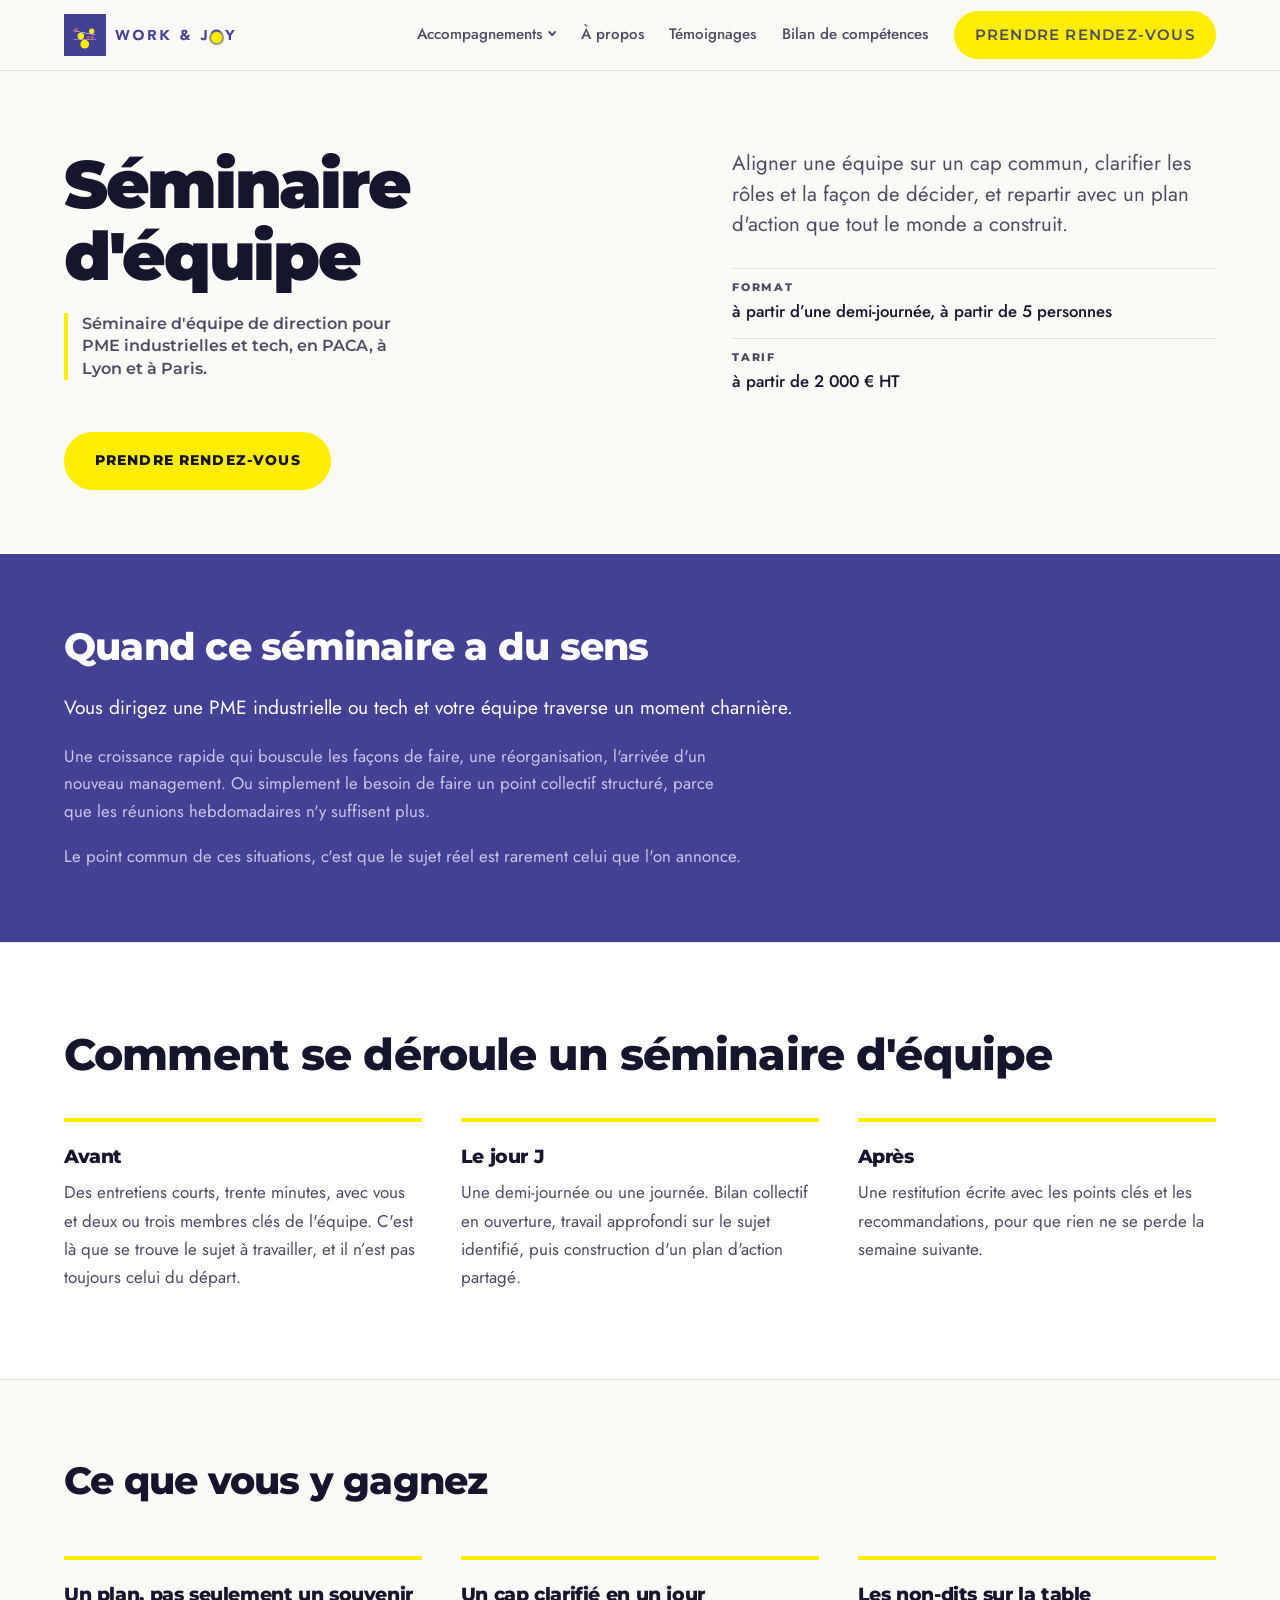
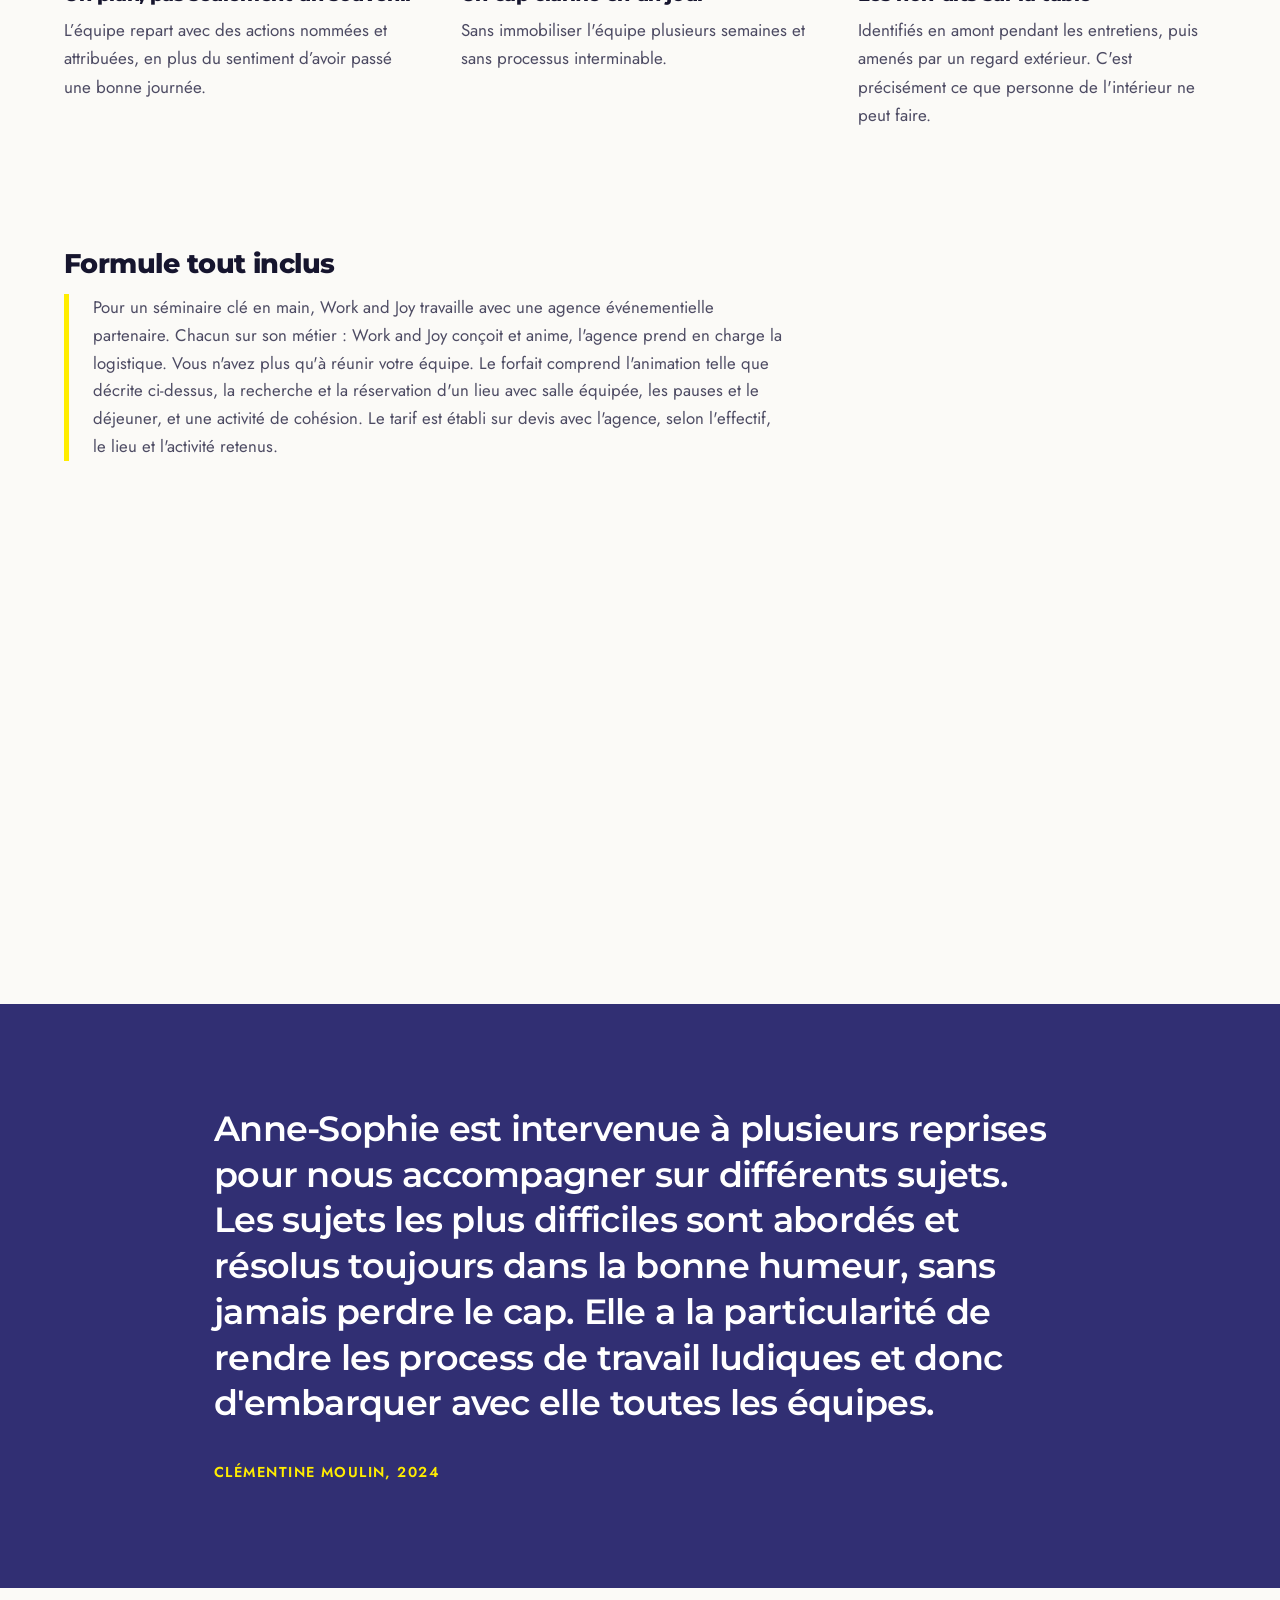
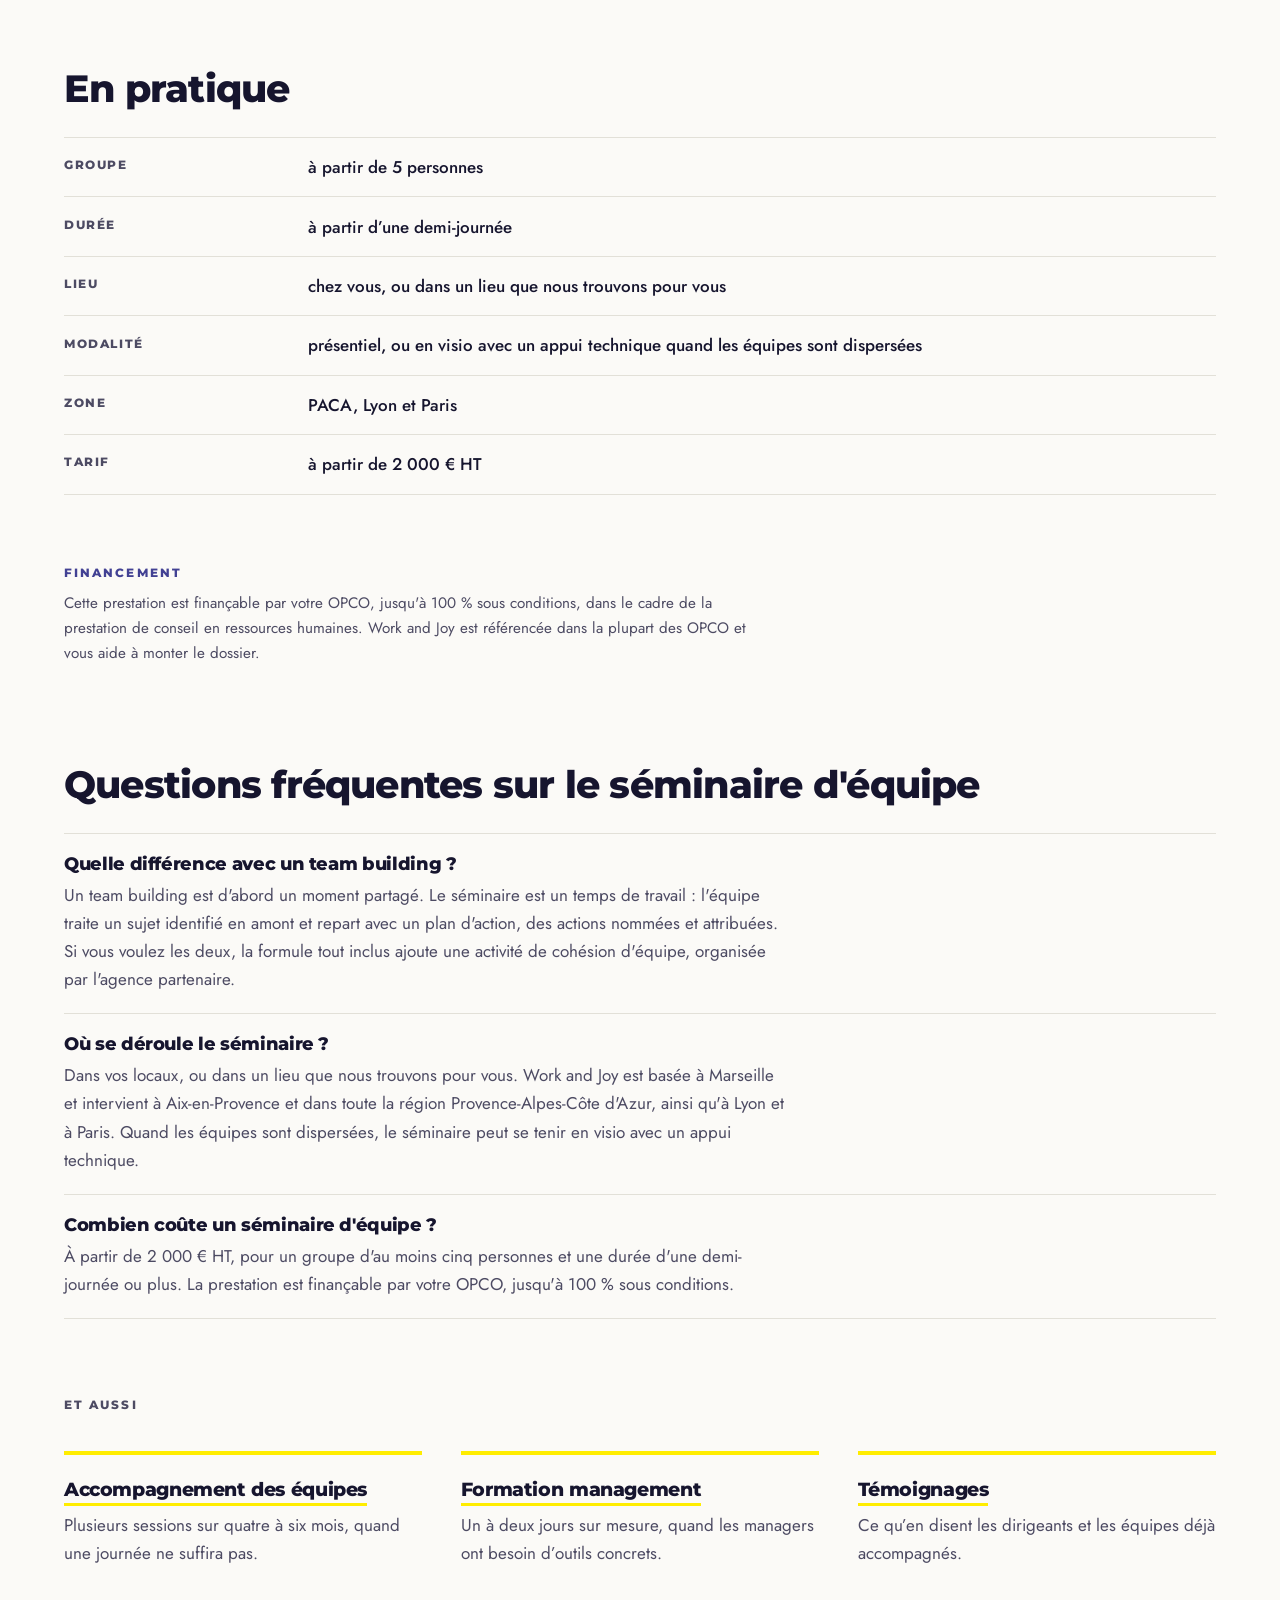
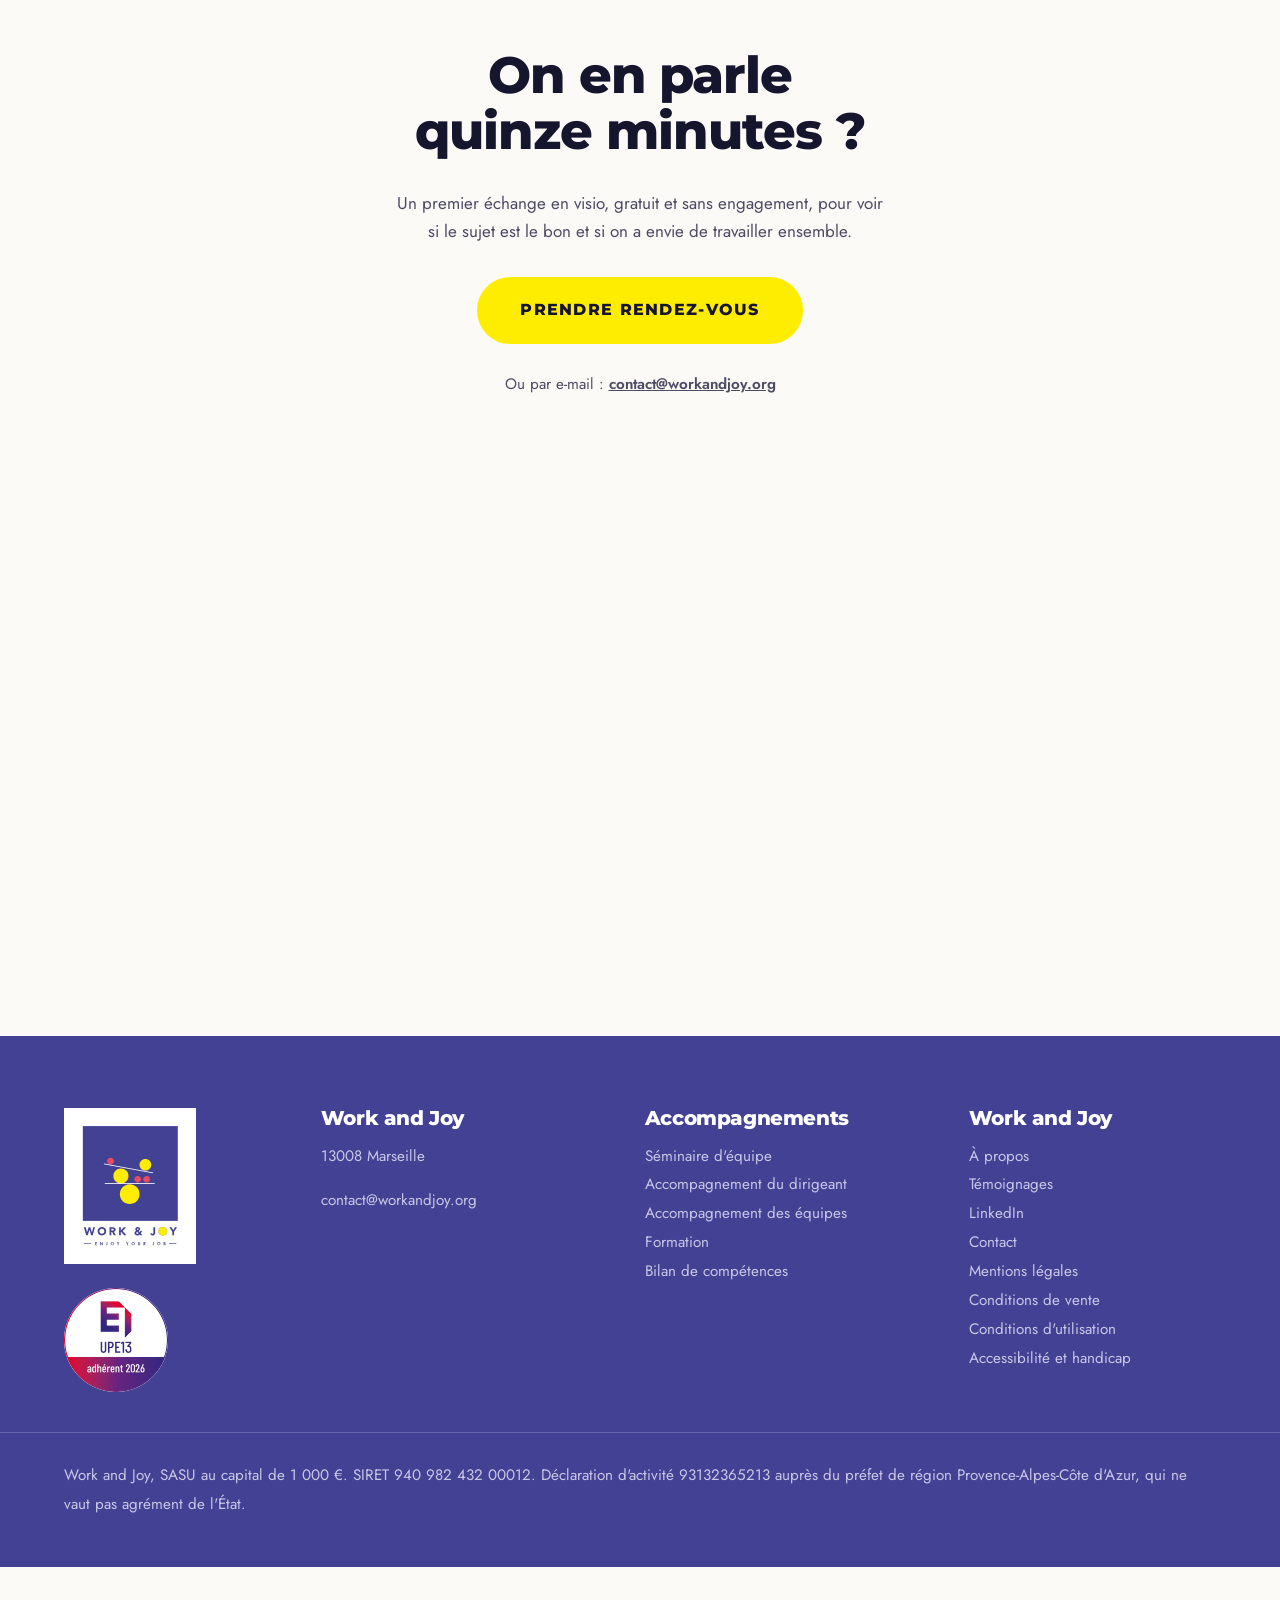
<file: site/seminaire-equipe/index.html>
<!DOCTYPE html>
<html lang="fr">
<head>
<meta charset="utf-8">
<meta name="viewport" content="width=device-width, initial-scale=1">
<title>Séminaire d&#x27;équipe de direction pour PME en PACA | Work and Joy</title>
<meta name="description" content="Une demi-journée ou une journée pour aligner une équipe de direction sur un cap commun et repartir avec un plan d’action partagé. À partir de 2 000 € HT.">
<link rel="canonical" href="https://www.workandjoy.org/seminaire-equipe/">
<link rel="icon" href="../favicon.svg" type="image/svg+xml">
<link rel="icon" href="../favicon.ico" sizes="32x32">
<link rel="apple-touch-icon" href="../apple-touch-icon.png">
<meta property="og:type" content="website">
<meta property="og:site_name" content="Work and Joy">
<meta property="og:locale" content="fr_FR">
<meta property="og:title" content="Séminaire d&#x27;équipe de direction pour PME en PACA | Work and Joy">
<meta property="og:description" content="Une demi-journée ou une journée pour aligner une équipe de direction sur un cap commun et repartir avec un plan d’action partagé. À partir de 2 000 € HT.">
<meta property="og:url" content="https://www.workandjoy.org/seminaire-equipe/">
<meta property="og:image" content="https://www.workandjoy.org/assets/img/og.jpg">
<meta property="og:image:width" content="1200">
<meta property="og:image:height" content="630">
<meta property="og:image:alt" content="Work and Joy, accompagnement des dirigeants et des équipes de PME industrielles et tech">
<meta name="twitter:card" content="summary_large_image">
<link rel="stylesheet" href="../assets/css/style.css">
<link rel="preload" href="../assets/fonts/montserrat-latin-900-normal.woff2" as="font" type="font/woff2" crossorigin>
<link rel="preload" href="../assets/fonts/jost-latin-400-normal.woff2" as="font" type="font/woff2" crossorigin>
<script type="application/ld+json">
{
 "@context": "https://schema.org",
 "@type": "Service",
 "name": "Séminaire d'équipe",
 "serviceType": "Séminaire d'équipe",
 "description": "Une demi-journée ou une journée pour aligner une équipe sur un cap commun, clarifier les rôles et construire un plan d'action partagé.",
 "url": "https://www.workandjoy.org/seminaire-equipe/",
 "provider": {
  "@type": "ProfessionalService",
  "name": "Work and Joy",
  "url": "https://www.workandjoy.org/"
 },
 "areaServed": [
  {
   "@type": "AdministrativeArea",
   "name": "Provence-Alpes-Côte d'Azur"
  },
  {
   "@type": "City",
   "name": "Lyon"
  },
  {
   "@type": "City",
   "name": "Paris"
  }
 ],
 "availableLanguage": [
  "fr",
  "en"
 ],
 "offers": {
  "@type": "Offer",
  "priceCurrency": "EUR",
  "priceSpecification": {
   "@type": "PriceSpecification",
   "priceCurrency": "EUR",
   "valueAddedTaxIncluded": false,
   "minPrice": "2000"
  }
 }
}
</script>
<script type="application/ld+json">
{
  "@context": "https://schema.org",
  "@type": "BreadcrumbList",
  "itemListElement": [
    {
      "@type": "ListItem",
      "position": 1,
      "name": "Accueil",
      "item": "https://www.workandjoy.org/"
    },
    {
      "@type": "ListItem",
      "position": 2,
      "name": "Séminaire d'équipe",
      "item": "https://www.workandjoy.org/seminaire-equipe/"
    }
  ]
}
</script>
</head>
<body>

<a class="skip" href="#contenu">Aller au contenu</a>

<header class="nav">
  <div class="nav__in">
    <a class="mark" href="../" aria-label="Work and Joy, accueil">
      <svg class="mark__logo" viewBox="0 0 407 100" aria-hidden="true" focusable="false">
        <g transform="scale(.34472) translate(-14.75 -12.49)">
          <rect x="14.75" y="12.49" width="290.09" height="290.09" fill="#424193"/>
          <circle cx="182.46" cy="175.36" r="10.27" fill="#E94B63"/><circle cx="209.63" cy="175.36" r="10.27" fill="#E94B63"/>
          <circle cx="131.11" cy="165.09" r="23.09" fill="#FFED00"/><circle cx="157.91" cy="220.72" r="30.01" fill="#FFED00"/>
          <rect x="81.95" y="186.85" width="152.54" height="2.53" fill="#fff"/>
          <circle cx="205.85" cy="130.85" r="17.95" fill="#FFED00"/><circle cx="99.45" cy="119.75" r="10.27" fill="#E94B63"/>
          <rect x="152.93" y="65.69" width="2.53" height="152.54" fill="#fff" transform="matrix(.1822 -.9833 .9833 .1822 -13.4766 267.7142)"/>
        </g>
        <g transform="translate(104.1 -284.3)">
          <path fill="currentColor" d="M288.16,346.36h5.32v-10.29l9.06-13.83h-6.3l-5.42,9.03l-5.11-9.03h-6.61l9.06,13.83V346.36z M251.82,331.2 c0.35-0.95,0.86-1.78,1.52-2.47c0.66-0.69,1.45-1.23,2.37-1.62c0.92-0.39,1.95-0.58,3.08-0.58s2.16,0.19,3.08,0.58 c0.92,0.39,1.71,0.93,2.37,1.62c0.66,0.69,1.16,1.52,1.52,2.47c0.35,0.95,0.53,1.99,0.53,3.1c0,1.14-0.18,2.17-0.53,3.12 c-0.35,0.94-0.86,1.76-1.52,2.45c-0.66,0.69-1.45,1.23-2.37,1.62c-0.92,0.39-1.95,0.58-3.08,0.58s-2.16-0.19-3.08-0.58 c-0.92-0.39-1.71-0.93-2.37-1.62c-0.66-0.69-1.16-1.51-1.52-2.45c-0.35-0.94-0.53-1.98-0.53-3.12 C251.3,333.19,251.47,332.16,251.82,331.2 M246.75,339.55c0.65,1.57,1.55,2.9,2.71,4c1.16,1.1,2.53,1.95,4.12,2.54 c1.59,0.59,3.33,0.89,5.21,0.89s3.62-0.3,5.21-0.89c1.59-0.59,2.96-1.44,4.12-2.54c1.16-1.1,2.06-2.44,2.71-4 c0.65-1.57,0.97-3.32,0.97-5.25s-0.32-3.68-0.97-5.25c-0.65-1.57-1.55-2.9-2.71-4c-1.16-1.1-2.53-1.95-4.12-2.54 c-1.59-0.59-3.33-0.89-5.21-0.89s-3.62,0.3-5.21,0.89c-1.59,0.59-2.96,1.44-4.12,2.54s-2.06,2.44-2.71,4 c-0.65,1.57-0.97,3.32-0.97,5.25S246.1,337.98,246.75,339.55 M235.69,322.24h-5.32v15.47c0,0.45-0.02,0.95-0.05,1.48 c-0.03,0.53-0.13,1.03-0.29,1.48c-0.16,0.45-0.41,0.83-0.75,1.14s-0.82,0.46-1.43,0.46c-0.59,0-1.12-0.2-1.58-0.61 c-0.47-0.41-0.73-0.91-0.8-1.5l-4.87,1.19c0.39,1.93,1.24,3.35,2.56,4.26c1.32,0.91,2.93,1.36,4.84,1.36 c1.64,0,2.96-0.24,3.97-0.73c1.01-0.49,1.79-1.14,2.33-1.94c0.55-0.81,0.91-1.73,1.11-2.78c0.19-1.04,0.29-2.12,0.29-3.24V322.24z M185.16,340.71c-0.57,0.5-1.14,0.92-1.72,1.26c-0.58,0.34-1.27,0.51-2.06,0.51c-0.41,0-0.81-0.07-1.21-0.22 c-0.4-0.15-0.74-0.35-1.04-0.6c-0.3-0.25-0.53-0.56-0.72-0.92s-0.27-0.77-0.27-1.23s0.08-0.85,0.24-1.19 c0.16-0.34,0.37-0.64,0.63-0.9c0.26-0.26,0.56-0.5,0.89-0.72c0.33-0.22,0.66-0.43,1.01-0.63L185.16,340.71z M184.23,326.28 c0.47,0.37,0.7,0.91,0.7,1.62c0,0.34-0.09,0.66-0.27,0.97s-0.41,0.59-0.68,0.85c-0.27,0.26-0.57,0.5-0.89,0.72 c-0.32,0.22-0.61,0.4-0.89,0.56c-0.2-0.18-0.43-0.39-0.66-0.61c-0.24-0.23-0.45-0.47-0.65-0.73c-0.19-0.26-0.36-0.53-0.49-0.82 c-0.14-0.28-0.2-0.57-0.2-0.87c0-0.68,0.23-1.23,0.68-1.64c0.45-0.41,1.01-0.61,1.67-0.61C183.2,325.72,183.76,325.9,184.23,326.28 M196.54,333.93h-5.93l-2.35,3.2l-3.1-3.3c0.61-0.32,1.19-0.69,1.72-1.11c0.53-0.42,1.01-0.9,1.41-1.43s0.73-1.11,0.97-1.72 c0.24-0.61,0.36-1.28,0.36-2.01c0-1.02-0.19-1.9-0.58-2.64c-0.39-0.74-0.9-1.35-1.55-1.84c-0.65-0.49-1.39-0.85-2.23-1.09 c-0.84-0.24-1.73-0.36-2.66-0.36c-0.95,0-1.89,0.11-2.79,0.34c-0.91,0.23-1.71,0.59-2.42,1.09c-0.7,0.5-1.27,1.14-1.69,1.91 c-0.42,0.77-0.63,1.7-0.63,2.79c0,0.59,0.06,1.12,0.19,1.6c0.12,0.48,0.31,0.93,0.55,1.36c0.24,0.43,0.52,0.84,0.85,1.23 s0.69,0.8,1.07,1.23c-0.73,0.25-1.4,0.58-2.01,1.01c-0.61,0.42-1.15,0.91-1.62,1.48c-0.47,0.57-0.83,1.2-1.09,1.89 c-0.26,0.69-0.39,1.43-0.39,2.2c0,1.2,0.24,2.26,0.72,3.17s1.12,1.66,1.93,2.27c0.81,0.6,1.72,1.05,2.74,1.35 c1.02,0.3,2.08,0.44,3.17,0.44c1.43,0,2.72-0.23,3.87-0.68c1.15-0.45,2.22-1.19,3.22-2.21l2.01,2.28h6.58l-5.38-5.69L196.54,333.93 z M125.54,346.36h5.32v-11.45l9.81,11.45h7.43l-11.65-12.91l10.73-11.21h-6.95l-9.37,10.02v-10.02h-5.32V346.36z M101.76,326.74 h3.48c0.48,0,0.97,0.03,1.47,0.1c0.5,0.07,0.94,0.2,1.33,0.39c0.39,0.19,0.7,0.47,0.95,0.83c0.25,0.36,0.37,0.85,0.37,1.47 c0,0.66-0.14,1.17-0.43,1.53c-0.29,0.36-0.64,0.63-1.07,0.8c-0.43,0.17-0.92,0.27-1.45,0.31c-0.53,0.03-1.04,0.05-1.52,0.05h-3.13 V326.74z M96.44,346.36h5.32v-9.64h2.62l5.04,9.64h6.37l-6.13-10.19c1.7-0.32,3-1.07,3.88-2.27c0.89-1.19,1.33-2.64,1.33-4.34 c0-1.41-0.24-2.58-0.73-3.53c-0.49-0.94-1.15-1.69-1.98-2.25c-0.83-0.56-1.79-0.95-2.9-1.19c-1.1-0.24-2.27-0.36-3.49-0.36h-9.34 V346.36z M66.03,331.2c0.35-0.95,0.86-1.78,1.52-2.47c0.66-0.69,1.45-1.23,2.37-1.62c0.92-0.39,1.95-0.58,3.08-0.58 c1.14,0,2.16,0.19,3.08,0.58c0.92,0.39,1.71,0.93,2.37,1.62c0.66,0.69,1.16,1.52,1.52,2.47c0.35,0.95,0.53,1.99,0.53,3.1 c0,1.14-0.18,2.17-0.53,3.12c-0.35,0.94-0.86,1.76-1.52,2.45c-0.66,0.69-1.45,1.23-2.37,1.62c-0.92,0.39-1.95,0.58-3.08,0.58 c-1.14,0-2.16-0.19-3.08-0.58c-0.92-0.39-1.71-0.93-2.37-1.62c-0.66-0.69-1.16-1.51-1.52-2.45s-0.53-1.98-0.53-3.12 C65.51,333.19,65.68,332.16,66.03,331.2 M60.96,339.55c0.65,1.57,1.55,2.9,2.71,4c1.16,1.1,2.53,1.95,4.12,2.54 c1.59,0.59,3.33,0.89,5.21,0.89s3.62-0.3,5.21-0.89s2.96-1.44,4.12-2.54c1.16-1.1,2.06-2.44,2.71-4s0.97-3.32,0.97-5.25 s-0.32-3.68-0.97-5.25c-0.65-1.57-1.55-2.9-2.71-4s-2.53-1.95-4.12-2.54s-3.33-0.89-5.21-0.89s-3.62,0.3-5.21,0.89 c-1.59,0.59-2.96,1.44-4.12,2.54c-1.16,1.1-2.06,2.44-2.71,4c-0.65,1.57-0.97,3.32-0.97,5.25S60.31,337.98,60.96,339.55 M25.03,346.36h4.57l5.32-16.7h0.07l5.32,16.7h4.74l7.05-24.12H46.7l-4.05,15.88h-0.07l-5.01-15.88h-4.94l-5.04,15.47h-0.07 l-3.85-15.47h-5.79L25.03,346.36z"/>
          <circle class="mark__o" cx="259" cy="334.6" r="13.5"/>
        </g>
      </svg>
    </a>
    <input type="checkbox" id="menu" class="nav__toggle">
    <label for="menu" class="nav__burger" aria-hidden="true"><span></span><span></span><span></span></label>
    <nav class="nav__links">
      <details class="drop">
        <summary>Accompagnements</summary>
        <div class="drop__panel">
          <a href="../seminaire-equipe/" aria-current="page">Séminaire d'équipe<span>à partir d’une demi-journée, 2 000 € HT</span></a>
          <a href="../accompagnement-dirigeant/">Accompagnement du dirigeant<span>séances régulières, à partir de 3 mois</span></a>
          <a href="../accompagnement-equipes/">Accompagnement des équipes<span>3 à 4 sessions sur 4 à 6 mois</span></a>
          <a href="../formation-management/">Formation management<span>1 à 2 jours, sur mesure</span></a>
        </div>
      </details>
      <a href="../a-propos/">À propos</a>
      <a href="../temoignages/">Témoignages</a>
      <a href="../bilan-de-competences/">Bilan de compétences</a>
      <a class="btn btn--sm" href="#contact">Prendre rendez-vous</a>
    </nav>
  </div>
</header>
<script>addEventListener("click",function(e){document.querySelectorAll("nav details[open]").forEach(function(d){if(!d.contains(e.target))d.open=false})})</script>

<main id="contenu">

  <section class="offre-head">
    <hgroup><h1>Séminaire<br>d'équipe</h1><p class="offre-head__sous">Séminaire d'équipe de direction pour PME industrielles et tech, en PACA, à Lyon et à Paris.</p></hgroup>
    <p class="lede">Aligner une équipe sur un cap commun, clarifier les rôles et la façon de décider, et repartir avec un plan d'action que tout le monde a construit.</p>
    <dl class="offre-head__keys"><div><dt>Format</dt><dd>à partir d’une demi-journée, à partir de 5 personnes</dd></div><div><dt>Tarif</dt><dd>à partir de 2 000 € HT</dd></div></dl>
    <a class="btn" href="#contact">Prendre rendez-vous</a>
  </section>

  <section class="pourqui">
    <h2>Quand ce séminaire a du sens</h2>
    <div class="pourqui__col"><p>Vous dirigez une PME industrielle ou tech et votre équipe traverse un moment charnière.</p><p>Une croissance rapide qui bouscule les façons de faire, une réorganisation, l'arrivée d'un nouveau management. Ou simplement le besoin de faire un point collectif structuré, parce que les réunions hebdomadaires n'y suffisent plus.</p><p>Le point commun de ces situations, c'est que le sujet réel est rarement celui que l'on annonce.</p></div>
  </section>

  <section class="methode">
    <h2>Comment se déroule un séminaire d'équipe</h2>
    <div class="temps"><div class="temps__item"><h3>Avant</h3><p>Des entretiens courts, trente minutes, avec vous et deux ou trois membres clés de l'équipe. C'est là que se trouve le sujet à travailler, et il n’est pas toujours celui du départ.</p></div><div class="temps__item"><h3>Le jour J</h3><p>Une demi-journée ou une journée. Bilan collectif en ouverture, travail approfondi sur le sujet identifié, puis construction d'un plan d'action partagé.</p></div><div class="temps__item"><h3>Après</h3><p>Une restitution écrite avec les points clés et les recommandations, pour que rien ne se perde la semaine suivante.</p></div></div>
  </section>

  <section class="gains">
    <h2>Ce que vous y gagnez</h2>
    <div class="temps"><div class="temps__item"><h3>Un plan, pas seulement un souvenir</h3><p>L’équipe repart avec des actions nommées et attribuées, en plus du sentiment d’avoir passé une bonne journée.</p></div><div class="temps__item"><h3>Un cap clarifié en un jour</h3><p>Sans immobiliser l'équipe plusieurs semaines et sans processus interminable.</p></div><div class="temps__item"><h3>Les non-dits sur la table</h3><p>Identifiés en amont pendant les entretiens, puis amenés par un regard extérieur. C'est précisément ce que personne de l'intérieur ne peut faire.</p></div></div>
  </section>

  <section class="extra">
    <h2>Formule tout inclus</h2>
    <p>Pour un séminaire clé en main, Work and Joy travaille avec une agence événementielle partenaire. Chacun sur son métier : Work and Joy conçoit et anime, l'agence prend en charge la logistique. Vous n'avez plus qu'à réunir votre équipe. Le forfait comprend l'animation telle que décrite ci-dessus, la recherche et la réservation d'un lieu avec salle équipée, les pauses et le déjeuner, et une activité de cohésion. Le tarif est établi sur devis avec l'agence, selon l'effectif, le lieu et l'activité retenus.</p>
  </section>

  <section class="quote">
    <blockquote>
      <p>Anne-Sophie est intervenue à plusieurs reprises pour nous accompagner sur différents sujets. Les sujets les plus difficiles sont abordés et résolus toujours dans la bonne humeur, sans jamais perdre le cap. Elle a la particularité de rendre les process de travail ludiques et donc d'embarquer avec elle toutes les équipes.</p>
      <footer>Clémentine Moulin, 2024</footer>
    </blockquote>
  </section>

  <section class="pratique">
    <h2>En pratique</h2>
    <dl class="pratique__list"><div><dt>Groupe</dt><dd>à partir de 5 personnes</dd></div><div><dt>Durée</dt><dd>à partir d’une demi-journée</dd></div><div><dt>Lieu</dt><dd>chez vous, ou dans un lieu que nous trouvons pour vous</dd></div><div><dt>Modalité</dt><dd>présentiel, ou en visio avec un appui technique quand les équipes sont dispersées</dd></div><div><dt>Zone</dt><dd>PACA, Lyon et Paris</dd></div><div><dt>Tarif</dt><dd>à partir de 2 000 € HT</dd></div></dl>
  </section>

  <section class="finance">
    <h2>Financement</h2>
    <p>Cette prestation est finançable par votre OPCO, jusqu'à 100 % sous conditions, dans le cadre de la prestation de conseil en ressources humaines. Work and Joy est référencée dans la plupart des OPCO et vous aide à monter le dossier.</p>
  </section>

  <section class="faq">
    <h2>Questions fréquentes sur le séminaire d'équipe</h2>
    <div class="faq__list">
      <div class="faq__item"><h3>Quelle différence avec un team building ?</h3><p>Un team building est d'abord un moment partagé. Le séminaire est un temps de travail : l'équipe traite un sujet identifié en amont et repart avec un plan d'action, des actions nommées et attribuées. Si vous voulez les deux, la formule tout inclus ajoute une activité de cohésion d'équipe, organisée par l'agence partenaire.</p></div>
      <div class="faq__item"><h3>Où se déroule le séminaire ?</h3><p>Dans vos locaux, ou dans un lieu que nous trouvons pour vous. Work and Joy est basée à Marseille et intervient à Aix-en-Provence et dans toute la région Provence-Alpes-Côte d'Azur, ainsi qu'à Lyon et à Paris. Quand les équipes sont dispersées, le séminaire peut se tenir en visio avec un appui technique.</p></div>
      <div class="faq__item"><h3>Combien coûte un séminaire d'équipe ?</h3><p>À partir de 2 000 € HT, pour un groupe d'au moins cinq personnes et une durée d'une demi-journée ou plus. La prestation est finançable par votre OPCO, jusqu'à 100 % sous conditions.</p></div>
    </div>
  </section>

  <section class="voisins">
    <h2>Et aussi</h2>
    <div class="temps"><div class="temps__item"><h3><a href="../accompagnement-equipes/">Accompagnement des équipes</a></h3><p>Plusieurs sessions sur quatre à six mois, quand une journée ne suffira pas.</p></div><div class="temps__item"><h3><a href="../formation-management/">Formation management</a></h3><p>Un à deux jours sur mesure, quand les managers ont besoin d’outils concrets.</p></div><div class="temps__item"><h3><a href="../temoignages/">Témoignages</a></h3><p>Ce qu’en disent les dirigeants et les équipes déjà accompagnés.</p></div></div>
  </section>

  <section class="final" id="contact">
    <h2>On en parle quinze minutes ?</h2>
    <p>Un premier échange en visio, gratuit et sans engagement, pour voir si le sujet est le bon et si on a envie de travailler ensemble.</p>
    <a class="btn btn--lg" href="https://bookings.cloud.microsoft/bookwithme/user/a25ae09279404c6988d7f9df4378557e@workandjoy.org/meetingtype/o_2nV1khmUG8mVr6vYahlA2?anonymous&amp;ismsaljsauthenabled&amp;ep=mcard">Prendre rendez-vous</a>
    <p class="final__alt">Ou par e-mail : <a href="mailto:contact@workandjoy.org">contact@workandjoy.org</a></p>
  </section>

</main>

<footer class="foot">
  <div class="foot__in">
    <div class="foot__brand">
      <img class="foot__logo" src="../assets/img/logo.svg" width="160" height="197" alt="Work and Joy" loading="lazy">
      <img class="foot__upe13" src="../assets/img/upe13-adherent-2026.png" width="200" height="200" alt="UPE13, adhérent 2026" loading="lazy">
    </div>
    <div class="foot__col">
      <h3>Work and Joy</h3>
      <p>13008 Marseille</p>
      <p><a href="mailto:contact@workandjoy.org">contact@workandjoy.org</a></p>
    </div>
    <div class="foot__col">
      <h3>Accompagnements</h3>
      <p>
        <a href="../seminaire-equipe/">Séminaire d'équipe</a><br>
        <a href="../accompagnement-dirigeant/">Accompagnement du dirigeant</a><br>
        <a href="../accompagnement-equipes/">Accompagnement des équipes</a><br>
        <a href="../formation-management/">Formation</a><br>
        <a href="../bilan-de-competences/">Bilan de compétences</a>
      </p>
    </div>
    <div class="foot__col">
      <h3>Work and Joy</h3>
      <p>
        <a href="../a-propos/">À propos</a><br>
        <a href="../temoignages/">Témoignages</a><br>
        <a href="https://www.linkedin.com/in/haumonte">LinkedIn</a><br>
        <a href="../contact/">Contact</a><br>
        <a href="../mentions-legales/">Mentions légales</a><br>
        <a href="../cgv/">Conditions de vente</a><br>
        <a href="../cgu/">Conditions d'utilisation</a><br>
        <a href="../accessibilite-et-handicap/">Accessibilité et handicap</a>
      </p>
    </div>
  </div>
  <p class="foot__legal">Work and Joy, SASU au capital de 1 000 €. SIRET 940 982 432 00012. Déclaration d'activité 93132365213 auprès du préfet de région Provence-Alpes-Côte d'Azur, qui ne vaut pas agrément de l'État.</p>
</footer>

<script defer src="../assets/js/scene.js"></script>
</body>
</html>
</file>
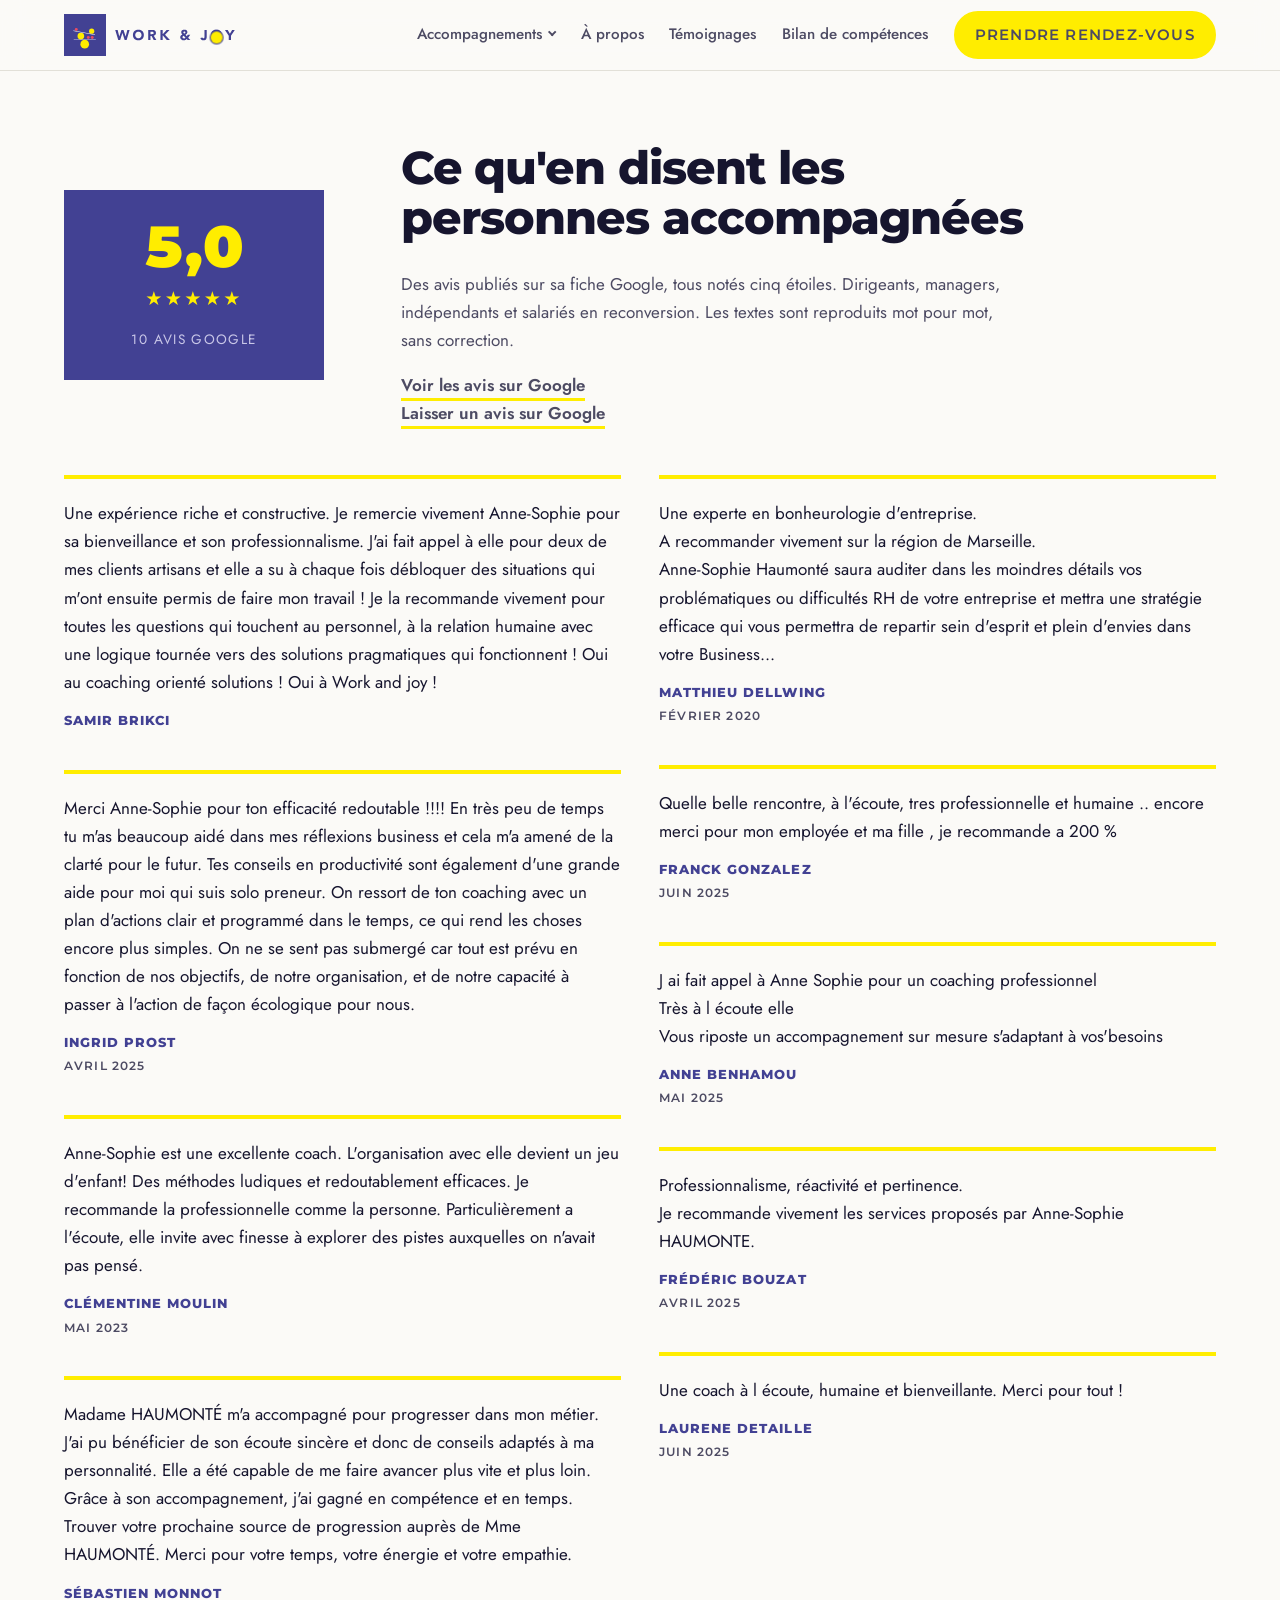
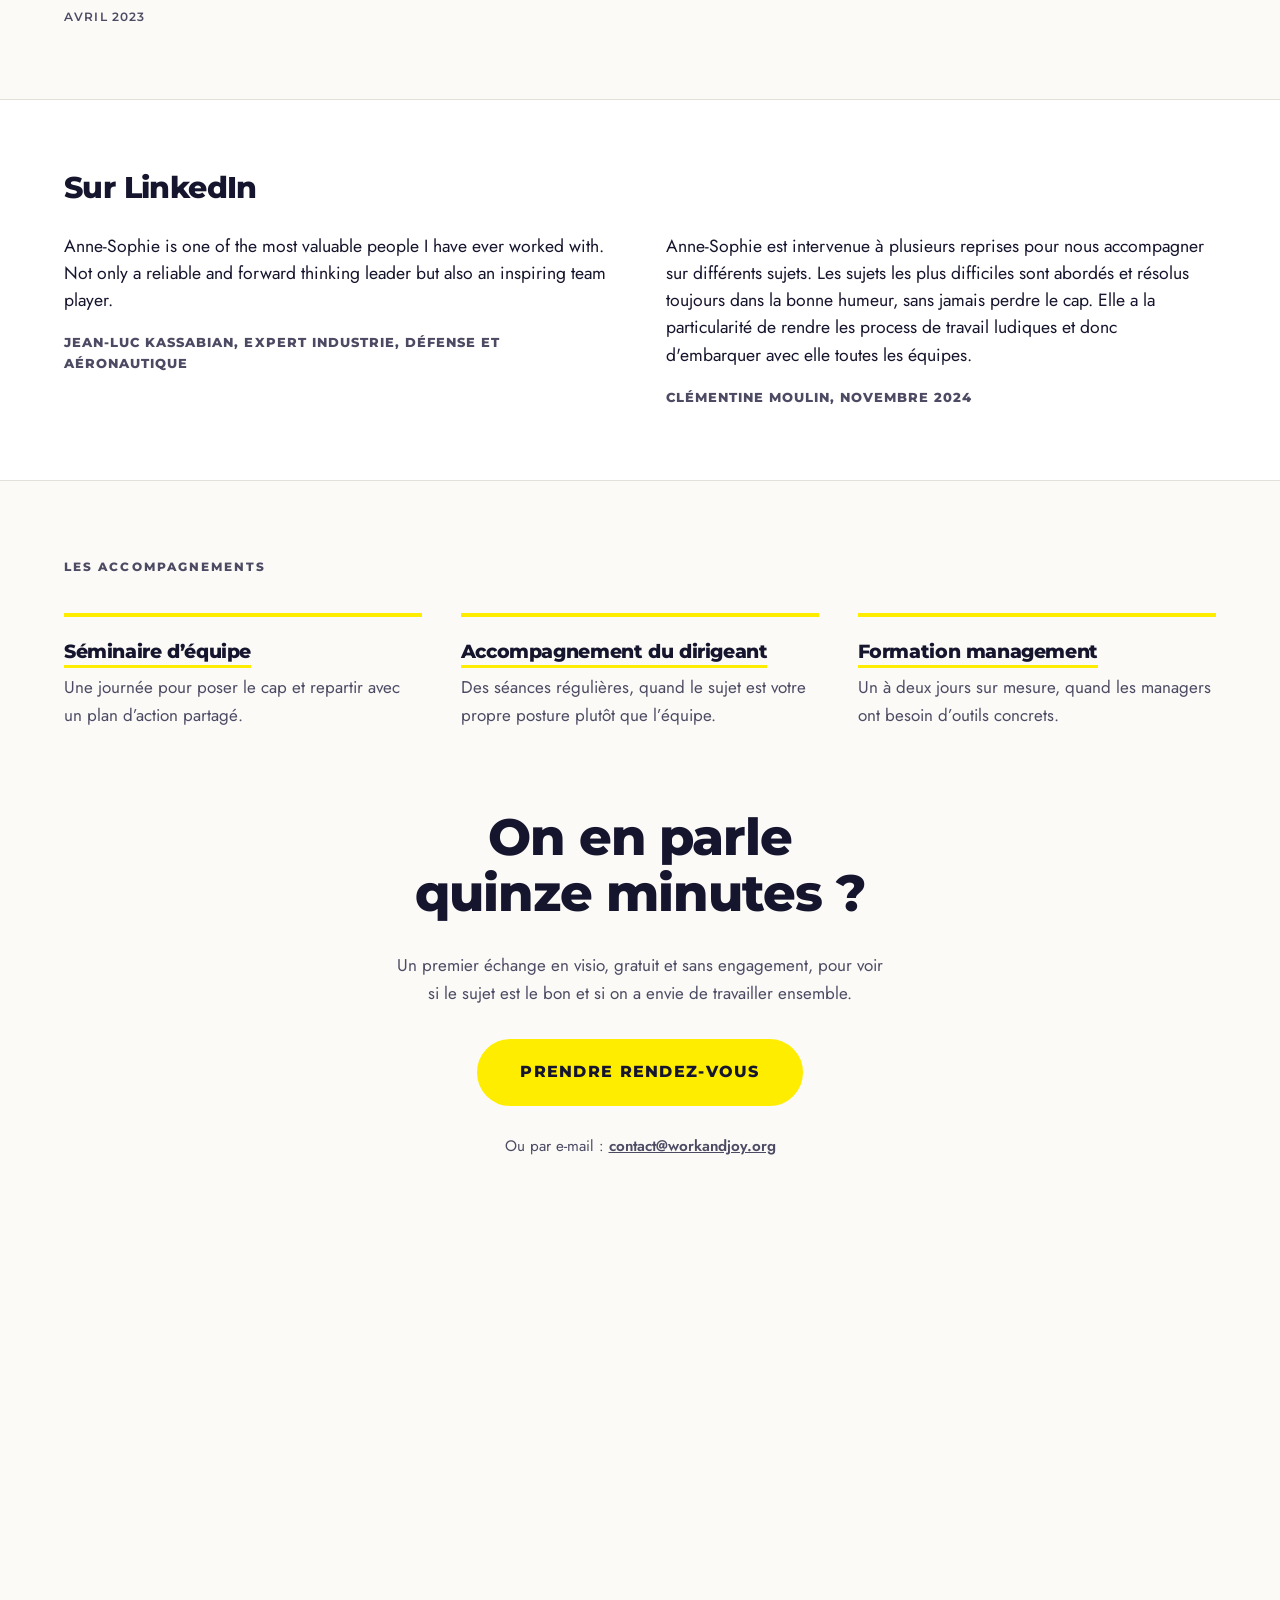
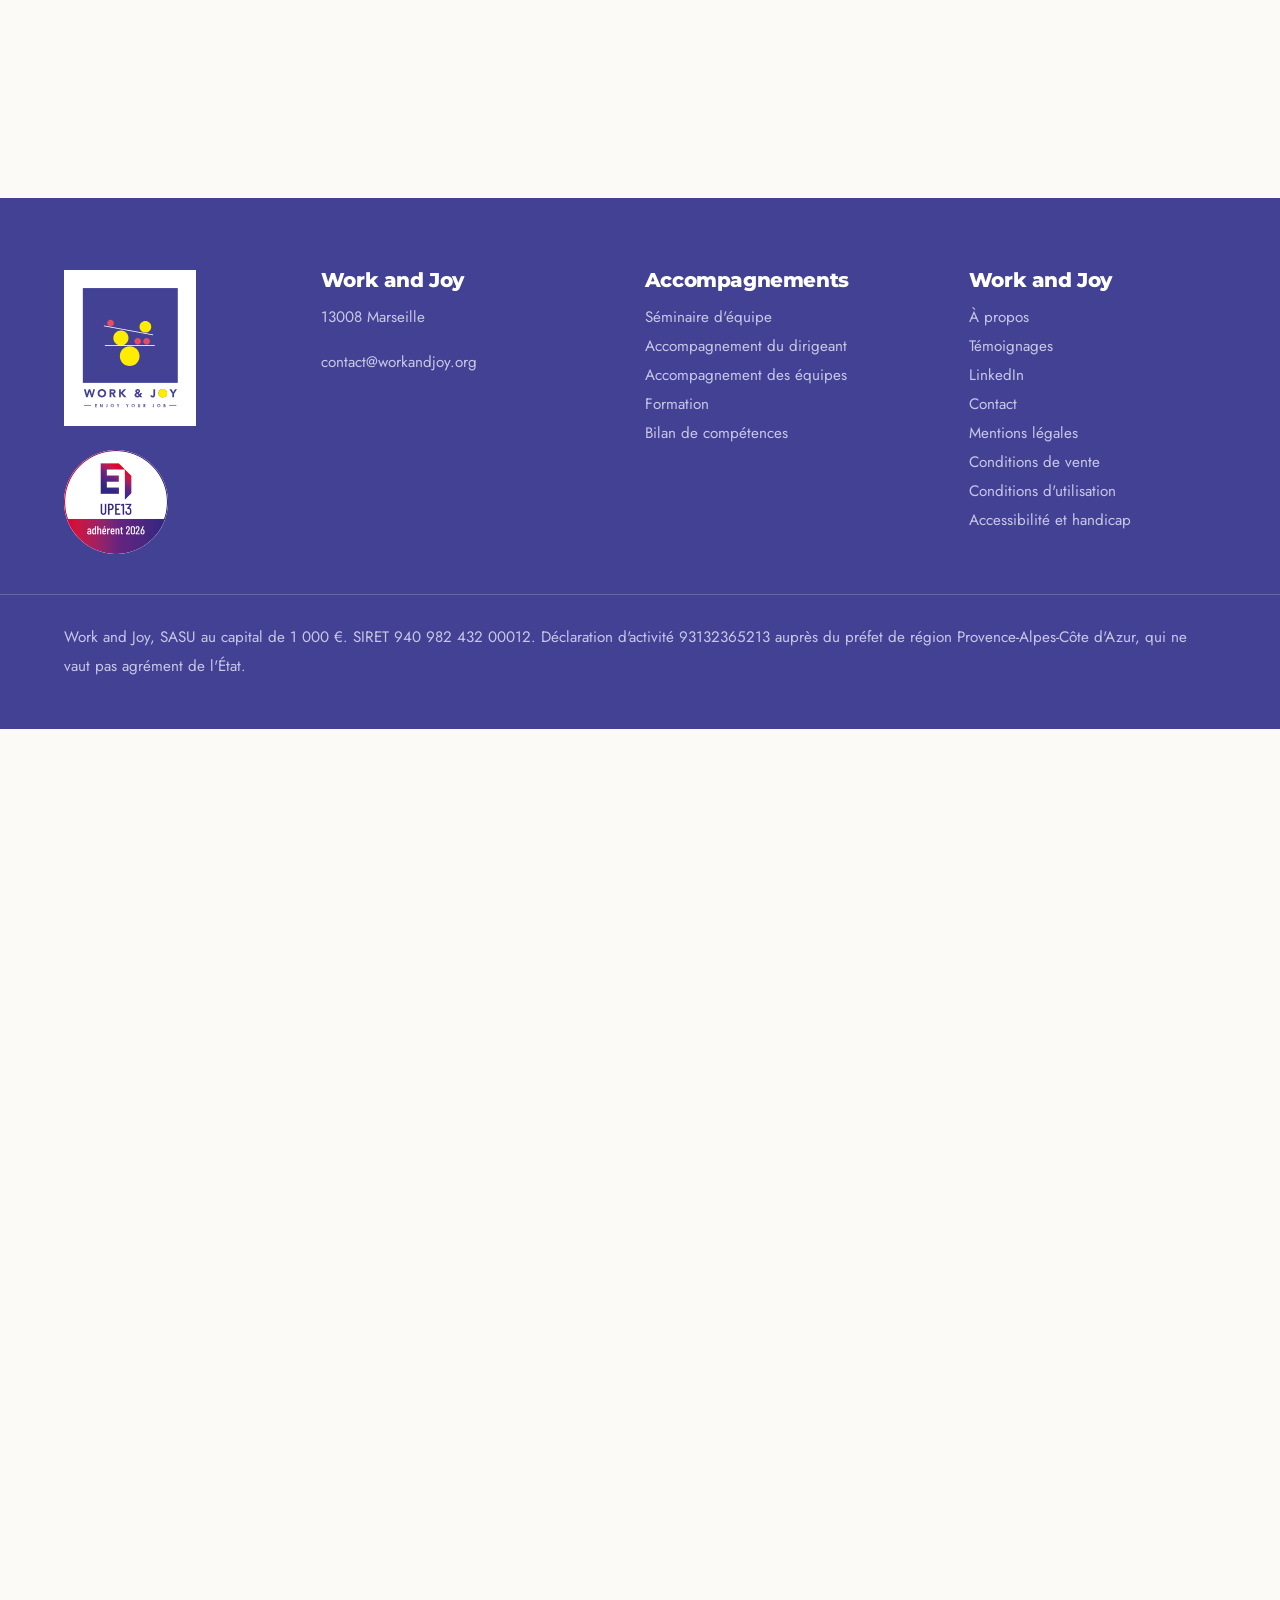
<file: site/temoignages/index.html>
<!DOCTYPE html>
<html lang="fr">
<head>
<meta charset="utf-8">
<meta name="viewport" content="width=device-width, initial-scale=1">
<title>Avis et témoignages | Work and Joy</title>
<meta name="description" content="Les avis Google reçus par Work and Joy, tous notés cinq étoiles. Dirigeants, managers et indépendants accompagnés par Anne-Sophie Haumonté, à Marseille.">
<link rel="canonical" href="https://www.workandjoy.org/temoignages/">
<link rel="icon" href="../favicon.svg" type="image/svg+xml">
<link rel="icon" href="../favicon.ico" sizes="32x32">
<link rel="apple-touch-icon" href="../apple-touch-icon.png">
<meta property="og:type" content="website">
<meta property="og:site_name" content="Work and Joy">
<meta property="og:locale" content="fr_FR">
<meta property="og:title" content="Avis et témoignages | Work and Joy">
<meta property="og:description" content="Les avis Google reçus par Work and Joy, tous notés cinq étoiles. Dirigeants, managers et indépendants accompagnés par Anne-Sophie Haumonté, à Marseille.">
<meta property="og:url" content="https://www.workandjoy.org/temoignages/">
<meta property="og:image" content="https://www.workandjoy.org/assets/img/og.jpg">
<meta property="og:image:width" content="1200">
<meta property="og:image:height" content="630">
<meta property="og:image:alt" content="Work and Joy, accompagnement des dirigeants et des équipes de PME industrielles et tech">
<meta name="twitter:card" content="summary_large_image">
<link rel="stylesheet" href="../assets/css/style.css">
<link rel="preload" href="../assets/fonts/montserrat-latin-900-normal.woff2" as="font" type="font/woff2" crossorigin>
<link rel="preload" href="../assets/fonts/jost-latin-400-normal.woff2" as="font" type="font/woff2" crossorigin>
<script type="application/ld+json">
{
  "@context": "https://schema.org",
  "@type": "BreadcrumbList",
  "itemListElement": [
    {
      "@type": "ListItem",
      "position": 1,
      "name": "Accueil",
      "item": "https://www.workandjoy.org/"
    },
    {
      "@type": "ListItem",
      "position": 2,
      "name": "Témoignages",
      "item": "https://www.workandjoy.org/temoignages/"
    }
  ]
}
</script>
</head>
<body>

<a class="skip" href="#contenu">Aller au contenu</a>

<header class="nav">
  <div class="nav__in">
    <a class="mark" href="../" aria-label="Work and Joy, accueil">
      <svg class="mark__logo" viewBox="0 0 407 100" aria-hidden="true" focusable="false">
        <g transform="scale(.34472) translate(-14.75 -12.49)">
          <rect x="14.75" y="12.49" width="290.09" height="290.09" fill="#424193"/>
          <circle cx="182.46" cy="175.36" r="10.27" fill="#E94B63"/><circle cx="209.63" cy="175.36" r="10.27" fill="#E94B63"/>
          <circle cx="131.11" cy="165.09" r="23.09" fill="#FFED00"/><circle cx="157.91" cy="220.72" r="30.01" fill="#FFED00"/>
          <rect x="81.95" y="186.85" width="152.54" height="2.53" fill="#fff"/>
          <circle cx="205.85" cy="130.85" r="17.95" fill="#FFED00"/><circle cx="99.45" cy="119.75" r="10.27" fill="#E94B63"/>
          <rect x="152.93" y="65.69" width="2.53" height="152.54" fill="#fff" transform="matrix(.1822 -.9833 .9833 .1822 -13.4766 267.7142)"/>
        </g>
        <g transform="translate(104.1 -284.3)">
          <path fill="currentColor" d="M288.16,346.36h5.32v-10.29l9.06-13.83h-6.3l-5.42,9.03l-5.11-9.03h-6.61l9.06,13.83V346.36z M251.82,331.2 c0.35-0.95,0.86-1.78,1.52-2.47c0.66-0.69,1.45-1.23,2.37-1.62c0.92-0.39,1.95-0.58,3.08-0.58s2.16,0.19,3.08,0.58 c0.92,0.39,1.71,0.93,2.37,1.62c0.66,0.69,1.16,1.52,1.52,2.47c0.35,0.95,0.53,1.99,0.53,3.1c0,1.14-0.18,2.17-0.53,3.12 c-0.35,0.94-0.86,1.76-1.52,2.45c-0.66,0.69-1.45,1.23-2.37,1.62c-0.92,0.39-1.95,0.58-3.08,0.58s-2.16-0.19-3.08-0.58 c-0.92-0.39-1.71-0.93-2.37-1.62c-0.66-0.69-1.16-1.51-1.52-2.45c-0.35-0.94-0.53-1.98-0.53-3.12 C251.3,333.19,251.47,332.16,251.82,331.2 M246.75,339.55c0.65,1.57,1.55,2.9,2.71,4c1.16,1.1,2.53,1.95,4.12,2.54 c1.59,0.59,3.33,0.89,5.21,0.89s3.62-0.3,5.21-0.89c1.59-0.59,2.96-1.44,4.12-2.54c1.16-1.1,2.06-2.44,2.71-4 c0.65-1.57,0.97-3.32,0.97-5.25s-0.32-3.68-0.97-5.25c-0.65-1.57-1.55-2.9-2.71-4c-1.16-1.1-2.53-1.95-4.12-2.54 c-1.59-0.59-3.33-0.89-5.21-0.89s-3.62,0.3-5.21,0.89c-1.59,0.59-2.96,1.44-4.12,2.54s-2.06,2.44-2.71,4 c-0.65,1.57-0.97,3.32-0.97,5.25S246.1,337.98,246.75,339.55 M235.69,322.24h-5.32v15.47c0,0.45-0.02,0.95-0.05,1.48 c-0.03,0.53-0.13,1.03-0.29,1.48c-0.16,0.45-0.41,0.83-0.75,1.14s-0.82,0.46-1.43,0.46c-0.59,0-1.12-0.2-1.58-0.61 c-0.47-0.41-0.73-0.91-0.8-1.5l-4.87,1.19c0.39,1.93,1.24,3.35,2.56,4.26c1.32,0.91,2.93,1.36,4.84,1.36 c1.64,0,2.96-0.24,3.97-0.73c1.01-0.49,1.79-1.14,2.33-1.94c0.55-0.81,0.91-1.73,1.11-2.78c0.19-1.04,0.29-2.12,0.29-3.24V322.24z M185.16,340.71c-0.57,0.5-1.14,0.92-1.72,1.26c-0.58,0.34-1.27,0.51-2.06,0.51c-0.41,0-0.81-0.07-1.21-0.22 c-0.4-0.15-0.74-0.35-1.04-0.6c-0.3-0.25-0.53-0.56-0.72-0.92s-0.27-0.77-0.27-1.23s0.08-0.85,0.24-1.19 c0.16-0.34,0.37-0.64,0.63-0.9c0.26-0.26,0.56-0.5,0.89-0.72c0.33-0.22,0.66-0.43,1.01-0.63L185.16,340.71z M184.23,326.28 c0.47,0.37,0.7,0.91,0.7,1.62c0,0.34-0.09,0.66-0.27,0.97s-0.41,0.59-0.68,0.85c-0.27,0.26-0.57,0.5-0.89,0.72 c-0.32,0.22-0.61,0.4-0.89,0.56c-0.2-0.18-0.43-0.39-0.66-0.61c-0.24-0.23-0.45-0.47-0.65-0.73c-0.19-0.26-0.36-0.53-0.49-0.82 c-0.14-0.28-0.2-0.57-0.2-0.87c0-0.68,0.23-1.23,0.68-1.64c0.45-0.41,1.01-0.61,1.67-0.61C183.2,325.72,183.76,325.9,184.23,326.28 M196.54,333.93h-5.93l-2.35,3.2l-3.1-3.3c0.61-0.32,1.19-0.69,1.72-1.11c0.53-0.42,1.01-0.9,1.41-1.43s0.73-1.11,0.97-1.72 c0.24-0.61,0.36-1.28,0.36-2.01c0-1.02-0.19-1.9-0.58-2.64c-0.39-0.74-0.9-1.35-1.55-1.84c-0.65-0.49-1.39-0.85-2.23-1.09 c-0.84-0.24-1.73-0.36-2.66-0.36c-0.95,0-1.89,0.11-2.79,0.34c-0.91,0.23-1.71,0.59-2.42,1.09c-0.7,0.5-1.27,1.14-1.69,1.91 c-0.42,0.77-0.63,1.7-0.63,2.79c0,0.59,0.06,1.12,0.19,1.6c0.12,0.48,0.31,0.93,0.55,1.36c0.24,0.43,0.52,0.84,0.85,1.23 s0.69,0.8,1.07,1.23c-0.73,0.25-1.4,0.58-2.01,1.01c-0.61,0.42-1.15,0.91-1.62,1.48c-0.47,0.57-0.83,1.2-1.09,1.89 c-0.26,0.69-0.39,1.43-0.39,2.2c0,1.2,0.24,2.26,0.72,3.17s1.12,1.66,1.93,2.27c0.81,0.6,1.72,1.05,2.74,1.35 c1.02,0.3,2.08,0.44,3.17,0.44c1.43,0,2.72-0.23,3.87-0.68c1.15-0.45,2.22-1.19,3.22-2.21l2.01,2.28h6.58l-5.38-5.69L196.54,333.93 z M125.54,346.36h5.32v-11.45l9.81,11.45h7.43l-11.65-12.91l10.73-11.21h-6.95l-9.37,10.02v-10.02h-5.32V346.36z M101.76,326.74 h3.48c0.48,0,0.97,0.03,1.47,0.1c0.5,0.07,0.94,0.2,1.33,0.39c0.39,0.19,0.7,0.47,0.95,0.83c0.25,0.36,0.37,0.85,0.37,1.47 c0,0.66-0.14,1.17-0.43,1.53c-0.29,0.36-0.64,0.63-1.07,0.8c-0.43,0.17-0.92,0.27-1.45,0.31c-0.53,0.03-1.04,0.05-1.52,0.05h-3.13 V326.74z M96.44,346.36h5.32v-9.64h2.62l5.04,9.64h6.37l-6.13-10.19c1.7-0.32,3-1.07,3.88-2.27c0.89-1.19,1.33-2.64,1.33-4.34 c0-1.41-0.24-2.58-0.73-3.53c-0.49-0.94-1.15-1.69-1.98-2.25c-0.83-0.56-1.79-0.95-2.9-1.19c-1.1-0.24-2.27-0.36-3.49-0.36h-9.34 V346.36z M66.03,331.2c0.35-0.95,0.86-1.78,1.52-2.47c0.66-0.69,1.45-1.23,2.37-1.62c0.92-0.39,1.95-0.58,3.08-0.58 c1.14,0,2.16,0.19,3.08,0.58c0.92,0.39,1.71,0.93,2.37,1.62c0.66,0.69,1.16,1.52,1.52,2.47c0.35,0.95,0.53,1.99,0.53,3.1 c0,1.14-0.18,2.17-0.53,3.12c-0.35,0.94-0.86,1.76-1.52,2.45c-0.66,0.69-1.45,1.23-2.37,1.62c-0.92,0.39-1.95,0.58-3.08,0.58 c-1.14,0-2.16-0.19-3.08-0.58c-0.92-0.39-1.71-0.93-2.37-1.62c-0.66-0.69-1.16-1.51-1.52-2.45s-0.53-1.98-0.53-3.12 C65.51,333.19,65.68,332.16,66.03,331.2 M60.96,339.55c0.65,1.57,1.55,2.9,2.71,4c1.16,1.1,2.53,1.95,4.12,2.54 c1.59,0.59,3.33,0.89,5.21,0.89s3.62-0.3,5.21-0.89s2.96-1.44,4.12-2.54c1.16-1.1,2.06-2.44,2.71-4s0.97-3.32,0.97-5.25 s-0.32-3.68-0.97-5.25c-0.65-1.57-1.55-2.9-2.71-4s-2.53-1.95-4.12-2.54s-3.33-0.89-5.21-0.89s-3.62,0.3-5.21,0.89 c-1.59,0.59-2.96,1.44-4.12,2.54c-1.16,1.1-2.06,2.44-2.71,4c-0.65,1.57-0.97,3.32-0.97,5.25S60.31,337.98,60.96,339.55 M25.03,346.36h4.57l5.32-16.7h0.07l5.32,16.7h4.74l7.05-24.12H46.7l-4.05,15.88h-0.07l-5.01-15.88h-4.94l-5.04,15.47h-0.07 l-3.85-15.47h-5.79L25.03,346.36z"/>
          <circle class="mark__o" cx="259" cy="334.6" r="13.5"/>
        </g>
      </svg>
    </a>
    <input type="checkbox" id="menu" class="nav__toggle">
    <label for="menu" class="nav__burger" aria-hidden="true"><span></span><span></span><span></span></label>
    <nav class="nav__links">
      <details class="drop">
        <summary>Accompagnements</summary>
        <div class="drop__panel">
          <a href="../seminaire-equipe/">Séminaire d'équipe<span>à partir d’une demi-journée, 2 000 € HT</span></a>
          <a href="../accompagnement-dirigeant/">Accompagnement du dirigeant<span>séances régulières, à partir de 3 mois</span></a>
          <a href="../accompagnement-equipes/">Accompagnement des équipes<span>3 à 4 sessions sur 4 à 6 mois</span></a>
          <a href="../formation-management/">Formation management<span>1 à 2 jours, sur mesure</span></a>
        </div>
      </details>
      <a href="../a-propos/">À propos</a>
      <a href="../temoignages/" aria-current="page">Témoignages</a>
      <a href="../bilan-de-competences/">Bilan de compétences</a>
      <a class="btn btn--sm" href="#contact">Prendre rendez-vous</a>
    </nav>
  </div>
</header>
<script>addEventListener("click",function(e){document.querySelectorAll("nav details[open]").forEach(function(d){if(!d.contains(e.target))d.open=false})})</script>

<main id="contenu">

  <!-- En-tête : la note, posée comme un fait -->
  <section class="avis-head">
    <div class="avis-head__score">
      <b>5,0</b>
      <span class="stars" aria-hidden="true">★★★★★</span>
      <span class="avis-head__n">10 avis Google</span>
    </div>
    <div class="avis-head__text">
      <h1>Ce qu'en disent les personnes accompagnées</h1>
      <p>Des avis publiés sur sa fiche Google, tous notés cinq étoiles. Dirigeants, managers, indépendants et salariés en reconversion. Les textes sont reproduits mot pour mot, sans correction.</p>
      <p><a class="link" href="https://maps.app.goo.gl/yoGxJgGKQtwbJdRN8">Voir les avis sur Google</a><br><a class="link" href="https://g.page/r/Cf2RVMlCpU-CEBM/review">Laisser un avis sur Google</a></p>
    </div>
  </section>

  <!-- Les avis, en flux à deux colonnes pour absorber les longueurs inégales -->
  <section class="avis">

    <article class="avis__item">
      <p>Une expérience riche et constructive. Je remercie vivement Anne-Sophie pour sa bienveillance et son professionnalisme. J'ai fait appel à elle pour deux de mes clients artisans et elle a su à chaque fois débloquer des situations qui m'ont ensuite permis de faire mon travail ! Je la recommande vivement pour toutes les questions qui touchent au personnel, à la relation humaine avec une logique tournée vers des solutions pragmatiques qui fonctionnent ! Oui au coaching orienté solutions ! Oui à Work and joy !</p>
      <footer>Samir Brikci</footer>
    </article>

    <article class="avis__item">
      <p>Merci Anne-Sophie pour ton efficacité redoutable !!!! En très peu de temps tu m'as beaucoup aidé dans mes réflexions business et cela m'a amené de la clarté pour le futur. Tes conseils en productivité sont également d'une grande aide pour moi qui suis solo preneur. On ressort de ton coaching avec un plan d'actions clair et programmé dans le temps, ce qui rend les choses encore plus simples. On ne se sent pas submergé car tout est prévu en fonction de nos objectifs, de notre organisation, et de notre capacité à passer à l'action de façon écologique pour nous.</p>
      <footer>Ingrid Prost<span>avril 2025</span></footer>
    </article>

    <article class="avis__item">
      <p>Anne-Sophie est une excellente coach. L'organisation avec elle devient un jeu d'enfant! Des méthodes ludiques et redoutablement efficaces. Je recommande la professionnelle comme la personne. Particulièrement a l'écoute, elle invite avec finesse à explorer des pistes auxquelles on n'avait pas pensé.</p>
      <footer>Clémentine Moulin<span>mai 2023</span></footer>
    </article>

    <article class="avis__item">
      <p>Madame HAUMONTÉ m'a accompagné pour progresser dans mon métier. J'ai pu bénéficier de son écoute sincère et donc de conseils adaptés à ma personnalité. Elle a été capable de me faire avancer plus vite et plus loin. Grâce à son accompagnement, j'ai gagné en compétence et en temps.<br>Trouver votre prochaine source de progression auprès de Mme HAUMONTÉ. Merci pour votre temps, votre énergie et votre empathie.</p>
      <footer>Sébastien Monnot<span>avril 2023</span></footer>
    </article>

    <article class="avis__item">
      <p>Une experte en bonheurologie d'entreprise.<br>A recommander vivement sur la région de Marseille.<br>Anne-Sophie Haumonté saura auditer dans les moindres détails vos problématiques ou difficultés RH de votre entreprise et mettra une stratégie efficace qui vous permettra de repartir sein d'esprit et plein d'envies dans votre Business...</p>
      <footer>Matthieu Dellwing<span>février 2020</span></footer>
    </article>

    <article class="avis__item">
      <p>Quelle belle rencontre, à l'écoute, tres professionnelle et humaine .. encore merci pour mon employée et ma fille , je recommande a 200 %</p>
      <footer>Franck Gonzalez<span>juin 2025</span></footer>
    </article>

    <article class="avis__item">
      <p>J ai fait appel à Anne Sophie pour un coaching professionnel<br>Très à l écoute elle<br>Vous riposte un accompagnement sur mesure s'adaptant à vos'besoins</p>
      <footer>Anne Benhamou<span>mai 2025</span></footer>
    </article>

    <article class="avis__item">
      <p>Professionnalisme, réactivité et pertinence.<br>Je recommande vivement les services proposés par Anne-Sophie HAUMONTE.</p>
      <footer>Frédéric Bouzat<span>avril 2025</span></footer>
    </article>

    <article class="avis__item">
      <p>Une coach à l écoute, humaine et bienveillante. Merci pour tout !</p>
      <footer>Laurene Detaille<span>juin 2025</span></footer>
    </article>

  </section>

  <!-- Recommandations LinkedIn, sourcées autrement, donc séparées -->
  <section class="recos">
    <h2>Sur LinkedIn</h2>
    <div class="recos__grid">
      <blockquote>
        <p>Anne-Sophie is one of the most valuable people I have ever worked with. Not only a reliable and forward thinking leader but also an inspiring team player.</p>
        <footer>Jean-Luc Kassabian, expert Industrie, Défense et Aéronautique</footer>
      </blockquote>
      <blockquote>
        <p>Anne-Sophie est intervenue à plusieurs reprises pour nous accompagner sur différents sujets. Les sujets les plus difficiles sont abordés et résolus toujours dans la bonne humeur, sans jamais perdre le cap. Elle a la particularité de rendre les process de travail ludiques et donc d'embarquer avec elle toutes les équipes.</p>
        <footer>Clémentine Moulin, novembre 2024</footer>
      </blockquote>
    </div>
  </section>

  <!-- CTA -->
  <section class="voisins">
    <h2>Les accompagnements</h2>
    <div class="temps"><div class="temps__item"><h3><a href="../seminaire-equipe/">Séminaire d’équipe</a></h3><p>Une journée pour poser le cap et repartir avec un plan d’action partagé.</p></div><div class="temps__item"><h3><a href="../accompagnement-dirigeant/">Accompagnement du dirigeant</a></h3><p>Des séances régulières, quand le sujet est votre propre posture plutôt que l’équipe.</p></div><div class="temps__item"><h3><a href="../formation-management/">Formation management</a></h3><p>Un à deux jours sur mesure, quand les managers ont besoin d’outils concrets.</p></div></div>
  </section>

  <section class="final" id="contact">
    <h2>On en parle quinze minutes ?</h2>
    <p>Un premier échange en visio, gratuit et sans engagement, pour voir si le sujet est le bon et si on a envie de travailler ensemble.</p>
    <a class="btn btn--lg" href="https://bookings.cloud.microsoft/bookwithme/user/a25ae09279404c6988d7f9df4378557e@workandjoy.org/meetingtype/o_2nV1khmUG8mVr6vYahlA2?anonymous&amp;ismsaljsauthenabled&amp;ep=mcard">Prendre rendez-vous</a>
    <p class="final__alt">Ou par e-mail : <a href="mailto:contact@workandjoy.org">contact@workandjoy.org</a></p>
  </section>

</main>

<footer class="foot">
  <div class="foot__in">
    <div class="foot__brand">
      <img class="foot__logo" src="../assets/img/logo.svg" width="160" height="197" alt="Work and Joy" loading="lazy">
      <img class="foot__upe13" src="../assets/img/upe13-adherent-2026.png" width="200" height="200" alt="UPE13, adhérent 2026" loading="lazy">
    </div>
    <div class="foot__col">
      <h3>Work and Joy</h3>
      <p>13008 Marseille</p>
      <p><a href="mailto:contact@workandjoy.org">contact@workandjoy.org</a></p>
    </div>
    <div class="foot__col">
      <h3>Accompagnements</h3>
      <p>
        <a href="../seminaire-equipe/">Séminaire d'équipe</a><br>
        <a href="../accompagnement-dirigeant/">Accompagnement du dirigeant</a><br>
        <a href="../accompagnement-equipes/">Accompagnement des équipes</a><br>
        <a href="../formation-management/">Formation</a><br>
        <a href="../bilan-de-competences/">Bilan de compétences</a>
      </p>
    </div>
    <div class="foot__col">
      <h3>Work and Joy</h3>
      <p>
        <a href="../a-propos/">À propos</a><br>
        <a href="./">Témoignages</a><br>
        <a href="https://www.linkedin.com/in/haumonte">LinkedIn</a><br>
        <a href="../contact/">Contact</a><br>
        <a href="../mentions-legales/">Mentions légales</a><br>
        <a href="../cgv/">Conditions de vente</a><br>
        <a href="../cgu/">Conditions d'utilisation</a><br>
        <a href="../accessibilite-et-handicap/">Accessibilité et handicap</a>
      </p>
    </div>
  </div>
  <p class="foot__legal">Work and Joy, SASU au capital de 1 000 €. SIRET 940 982 432 00012. Déclaration d'activité 93132365213 auprès du préfet de région Provence-Alpes-Côte d'Azur, qui ne vaut pas agrément de l'État.</p>
</footer>

<script defer src="../assets/js/scene.js"></script>
</body>
</html>
</file>
<file: site/assets/css/style.css>
/* Polices auto-hébergées. Montserrat remplace Avenir, Jost remplace Century Gothic.
   Hébergées localement plutôt que via le CDN Google, pour éviter le transfert d'IP
   vers Google que le RGPD sanctionne, et pour ne dépendre de personne. */
@font-face{font-family:'Montserrat';font-style:normal;font-weight:600;font-display:swap;src:url('../fonts/montserrat-latin-600-normal.woff2') format('woff2');unicode-range:U+0000-00FF,U+0131,U+0152-0153,U+02BB-02BC,U+02C6,U+02DA,U+02DC,U+0304,U+0308,U+0329,U+2000-206F,U+20AC,U+2122,U+2191,U+2193,U+2212,U+2215,U+FEFF,U+FFFD;}
@font-face{font-family:'Montserrat';font-style:normal;font-weight:800;font-display:swap;src:url('../fonts/montserrat-latin-800-normal.woff2') format('woff2');unicode-range:U+0000-00FF,U+0131,U+0152-0153,U+02BB-02BC,U+02C6,U+02DA,U+02DC,U+0304,U+0308,U+0329,U+2000-206F,U+20AC,U+2122,U+2191,U+2193,U+2212,U+2215,U+FEFF,U+FFFD;}
@font-face{font-family:'Montserrat';font-style:normal;font-weight:900;font-display:swap;src:url('../fonts/montserrat-latin-900-normal.woff2') format('woff2');unicode-range:U+0000-00FF,U+0131,U+0152-0153,U+02BB-02BC,U+02C6,U+02DA,U+02DC,U+0304,U+0308,U+0329,U+2000-206F,U+20AC,U+2122,U+2191,U+2193,U+2212,U+2215,U+FEFF,U+FFFD;}
@font-face{font-family:'Jost';font-style:normal;font-weight:400;font-display:swap;src:url('../fonts/jost-latin-400-normal.woff2') format('woff2');unicode-range:U+0000-00FF,U+0131,U+0152-0153,U+02BB-02BC,U+02C6,U+02DA,U+02DC,U+0304,U+0308,U+0329,U+2000-206F,U+20AC,U+2122,U+2191,U+2193,U+2212,U+2215,U+FEFF,U+FFFD;}
@font-face{font-family:'Jost';font-style:normal;font-weight:500;font-display:swap;src:url('../fonts/jost-latin-500-normal.woff2') format('woff2');unicode-range:U+0000-00FF,U+0131,U+0152-0153,U+02BB-02BC,U+02C6,U+02DA,U+02DC,U+0304,U+0308,U+0329,U+2000-206F,U+20AC,U+2122,U+2191,U+2193,U+2212,U+2215,U+FEFF,U+FFFD;}
@font-face{font-family:'Jost';font-style:normal;font-weight:600;font-display:swap;src:url('../fonts/jost-latin-600-normal.woff2') format('woff2');unicode-range:U+0000-00FF,U+0131,U+0152-0153,U+02BB-02BC,U+02C6,U+02DA,U+02DC,U+0304,U+0308,U+0329,U+2000-206F,U+20AC,U+2122,U+2191,U+2193,U+2212,U+2215,U+FEFF,U+FFFD;}

/* Work and Joy
   Charte : violet #424193, jaune #FFED00, corail #E94B63 (valeurs lues dans le logo vectoriel).
   Accent unique de la page : le jaune. Le corail n'apparait que dans le logo.
   Rayons : tout est carré, sauf les boutons qui sont en pilule.
   Polices : Montserrat remplace Avenir, Jost remplace Century Gothic. */

:root {
  --violet: #424193;
  --violet-dark: #312f73;
  --jaune: #ffed00;
  --corail: #e94b63;

  --bg: #fbfaf7;
  --surface: #ffffff;
  --ink: #16152e;
  --ink-soft: #4d4b63;
  --rule: #e2e0d8;

  --on-violet: #ffffff;
  --on-violet-soft: #c9c7e8;

  --display: "Montserrat", system-ui, sans-serif;
  --text: "Jost", system-ui, sans-serif;

  --pad: clamp(1.25rem, 5vw, 5rem);
  --gap: clamp(2.5rem, 6vw, 5rem);
  --max: 1320px;
}

@media (prefers-color-scheme: dark) {
  :root {
    --bg: #0f0e1d;
    --surface: #1a1931;
    --ink: #f2f1f6;
    --ink-soft: #a8a6bd;
    --rule: #2e2c4c;
    --violet: #5b59b8;
    --violet-dark: #46448f;
  }
}

*, *::before, *::after { box-sizing: border-box; }

html { -webkit-text-size-adjust: 100%; }
@media (prefers-reduced-motion: no-preference) { html { scroll-behavior: smooth; } }

body {
  margin: 0;
  background: var(--bg);
  color: var(--ink);
  font-family: var(--text);
  font-size: clamp(1rem, 0.95rem + 0.2vw, 1.0625rem);
  line-height: 1.65;
  -webkit-font-smoothing: antialiased;
}

img { max-width: 100%; height: auto; display: block; }

h1, h2, h3, h4 {
  font-family: var(--display);
  font-weight: 800;
  line-height: 1.08;
  letter-spacing: -0.02em;
  margin: 0 0 0.6em;
  text-wrap: balance;
}

p { margin: 0 0 1em; }
p:last-child { margin-bottom: 0; }

a { color: inherit; }

.skip {
  position: absolute; left: -9999px;
  background: var(--jaune); color: #16152e; padding: 0.75rem 1.25rem; z-index: 99;
}
.skip:focus { left: 1rem; top: 1rem; }

:focus-visible { outline: 3px solid var(--violet); outline-offset: 3px; }
@media (prefers-color-scheme: dark) { :focus-visible { outline-color: var(--jaune); } }

/* ---------- logo de l'en-tête ---------- */
/* Le logo d'Anne-Sophie en version horizontale : son carré, puis « WORK & JOY » dans le dessin
   d'origine. Les lettres prennent la couleur du lien, pour rester lisibles en mode sombre. */

.mark { display: flex; align-items: center; color: var(--violet); text-decoration: none; }
.mark__logo { display: block; height: 42px; width: auto; }
.mark__o { fill: var(--jaune); }
@media (prefers-color-scheme: dark) { .mark { color: var(--ink); } }
@media (max-width: 1100px) { .mark__logo { height: 38px; } }

/* ---------- nav ---------- */

.nav {
  position: sticky; top: 0; z-index: 50;
  background: color-mix(in srgb, var(--bg) 88%, transparent);
  backdrop-filter: blur(12px);
  border-bottom: 1px solid var(--rule);
}
.nav__in {
  max-width: var(--max); margin: 0 auto;
  padding: 0 var(--pad);
  height: 70px;
  display: flex; align-items: center; justify-content: space-between; gap: 1.5rem;
}
.nav__links { display: flex; align-items: center; gap: clamp(1rem, 2vw, 1.9rem); }
.nav__links a {
  font-size: 0.95rem; font-weight: 500; text-decoration: none; color: var(--ink-soft);
  transition: color 0.2s;
}
.nav__links a:hover { color: var(--ink); }
.nav__links a { white-space: nowrap; }
.nav__toggle, .nav__burger { display: none; }

@media (max-width: 1100px) {
  .nav__burger {
    display: flex; flex-direction: column; justify-content: center; gap: 5px;
    width: 44px; height: 44px; cursor: pointer; padding: 0 9px;
  }
  .nav__burger span { height: 2px; background: var(--ink); transition: transform 0.25s, opacity 0.25s; }
  .nav__links {
    display: none;
    position: absolute; left: 0; right: 0; top: 70px;
    flex-direction: column; align-items: stretch; gap: 0;
    background: var(--surface);
    border-bottom: 1px solid var(--rule);
    padding: 0.5rem var(--pad) 1.5rem;
  }
  .nav__links a { padding: 0.85rem 0; border-bottom: 1px solid var(--rule); }
  .nav__links .btn { margin-top: 1rem; border-bottom: 0; text-align: center; }
  .nav__toggle:checked ~ .nav__links { display: flex; }
  .nav__toggle:checked ~ .nav__burger span:nth-child(1) { transform: translateY(7px) rotate(45deg); }
  .nav__toggle:checked ~ .nav__burger span:nth-child(2) { opacity: 0; }
  .nav__toggle:checked ~ .nav__burger span:nth-child(3) { transform: translateY(-7px) rotate(-45deg); }
}

/* ---------- boutons ---------- */

.btn {
  display: inline-block;
  font-family: var(--display);
  font-weight: 800;
  font-size: 0.9rem;
  letter-spacing: 0.08em;
  text-transform: uppercase;
  text-decoration: none;
  padding: 0.95rem 1.8rem;
  border-radius: 999px;
  background: var(--jaune);
  color: #16152e;
  border: 2px solid var(--jaune);
  white-space: nowrap;
  transition: transform 0.15s, background 0.2s, border-color 0.2s;
}
.btn:hover { background: #ffe000; border-color: #ffe000; }
.btn:active { transform: translateY(1px); }
.btn--sm { padding: 0.6rem 1.2rem; font-size: 0.78rem; }
.btn--lg { padding: 1.15rem 2.6rem; font-size: 1rem; }
.btn--ghost { background: transparent; border-color: currentColor; color: var(--ink); }
.btn--ghost:hover { background: var(--ink); border-color: var(--ink); color: var(--bg); }
/* petits écrans : un bouton ne dépasse jamais la largeur de la page, quitte à passer sur deux lignes */
@media (max-width: 400px) {
  .btn { padding-inline: 1.3rem; white-space: normal; text-align: center; }
  .btn--lg { padding-inline: 1.5rem; }
}

.actions { display: flex; flex-wrap: wrap; gap: 0.9rem; margin-top: 2.2rem; }

.link {
  font-weight: 600;
  text-decoration: none;
  border-bottom: 3px solid var(--jaune);
  padding-bottom: 1px;
}
.link:hover { border-bottom-color: var(--violet); }

/* ---------- hero : split asymétrique ---------- */

.hero {
  max-width: var(--max); margin: 0 auto;
  padding: clamp(2.5rem, 6vw, 5.5rem) var(--pad) clamp(3rem, 7vw, 6rem);
  display: grid;
  grid-template-columns: 1.05fr 0.95fr;
  gap: var(--gap);
  align-items: center;
}
.hero h1 {
  font-size: clamp(2.5rem, 6.4vw, 4.6rem);
  font-weight: 900;
  letter-spacing: -0.035em;
}
.lede {
  font-size: clamp(1.1rem, 1.6vw, 1.35rem);
  color: var(--ink-soft);
  max-width: 34ch;
  line-height: 1.5;
}
.hero__media { position: relative; }
.hero__media::before {
  content: "";
  position: absolute;
  inset: 8% -6% -7% 14%;
  background: var(--violet);
}
.hero__media picture, .story__media picture { display: block; }
.hero__media img { position: relative; width: 100%; object-fit: cover; }

@media (max-width: 860px) {
  .hero { grid-template-columns: 1fr; padding-top: 2rem; }
  /* le texte passe en premier : sur un téléphone, le portrait seul remplissait
     tout le premier écran et repoussait le titre et les boutons sous la ligne de flottaison */
  .hero__media { max-width: 420px; margin-top: 2.5rem; }
  .hero__media::before { inset: 6% -5% -6% 10%; }
  .lede { max-width: none; }
}

/* ---------- bande de preuve ---------- */

.proof { background: var(--violet); color: var(--on-violet); }
.proof__grid {
  max-width: var(--max); margin: 0 auto;
  padding: clamp(2.5rem, 4vw, 3.5rem) var(--pad);
  list-style: none;
  display: grid;
  grid-template-columns: repeat(4, 1fr);
  gap: 2rem clamp(1.5rem, 3vw, 3rem);
}
.proof__grid li { display: flex; flex-direction: column; gap: 0.35rem; }
.proof__grid b {
  font-family: var(--display); font-weight: 900;
  font-size: clamp(2rem, 3.6vw, 3rem);
  line-height: 1;
  color: var(--jaune);
  font-variant-numeric: tabular-nums;
}
.proof__grid span { font-size: 0.95rem; color: var(--on-violet-soft); line-height: 1.4; }
@media (max-width: 760px) { .proof__grid { grid-template-columns: repeat(2, 1fr); } }

/* ---------- histoire : éditorial ---------- */

.story {
  max-width: var(--max); margin: 0 auto;
  padding: clamp(4rem, 9vw, 7.5rem) var(--pad);
  display: grid;
  grid-template-columns: 1.25fr 0.75fr;
  gap: var(--gap);
  align-items: start;
}
.story h2 { font-size: clamp(1.8rem, 3.4vw, 2.9rem); max-width: 18ch; }
.story__text p { max-width: 58ch; color: var(--ink-soft); }
.story__text p:first-of-type { color: var(--ink); font-size: 1.1em; }
.story__media { margin: 0; }
.story__media img { width: 100%; }
@media (max-width: 860px) {
  .story { grid-template-columns: 1fr; }
  .story__media { max-width: 360px; }
}

/* ---------- offres : bento 4 cellules ---------- */

.offres {
  max-width: var(--max); margin: 0 auto;
  padding: 0 var(--pad) clamp(4rem, 9vw, 7rem);
}
.offres__title { font-size: clamp(1.8rem, 3.4vw, 2.9rem); max-width: 16ch; margin-bottom: 2.5rem; }
.bento {
  display: grid;
  grid-template-columns: 1.9fr 1.1fr;
  gap: 1px;
  background: var(--rule);
  border: 1px solid var(--rule);
}
.cell {
  background: var(--surface);
  padding: clamp(1.75rem, 3vw, 2.75rem);
  display: flex; flex-direction: column;
}
.cell h3 { font-size: clamp(1.25rem, 2vw, 1.65rem); }
.cell p { color: var(--ink-soft); max-width: 46ch; }
.cell--fill { background: var(--violet); color: var(--on-violet); }
.cell--fill p { color: var(--on-violet-soft); }
.cell--tint {
  background:
    radial-gradient(60% 90% at 88% 10%, color-mix(in srgb, var(--jaune) 26%, transparent), transparent 70%),
    var(--surface);
}
.bento > .cell:nth-child(3) { grid-column: 1; }
.bento > .cell:nth-child(4) { grid-column: 2; }
.bento > .cell:nth-child(1) { grid-column: 1; }
.bento > .cell:nth-child(2) { grid-column: 2; }

.specs { margin: auto 0 0; padding-top: 1.75rem; display: grid; gap: 0.5rem; }
.specs > div { display: flex; gap: 0.75rem; align-items: baseline; }
.specs dt {
  font-family: var(--display); font-weight: 800;
  font-size: 0.68rem; letter-spacing: 0.16em; text-transform: uppercase;
  min-width: 5.5rem; opacity: 0.72;
}
.specs dd { margin: 0; font-weight: 500; }

.offres__note {
  margin-top: 1.5rem; font-size: 0.95rem; color: var(--ink-soft); max-width: 70ch;
}

@media (max-width: 860px) {
  .bento { grid-template-columns: 1fr; }
  .bento > .cell { grid-column: 1 !important; }
}

/* ---------- méthode : trois temps ---------- */

.methode {
  background: var(--surface);
  border-top: 1px solid var(--rule);
  border-bottom: 1px solid var(--rule);
}
.methode > h2 {
  max-width: var(--max); margin: 0 auto;
  padding: clamp(3.5rem, 7vw, 5.5rem) var(--pad) 0;
  font-size: clamp(1.8rem, 3.4vw, 2.9rem);
}
.temps {
  max-width: var(--max); margin: 0 auto;
  padding: 2.5rem var(--pad) clamp(3.5rem, 7vw, 5.5rem);
  display: grid; grid-template-columns: repeat(3, 1fr);
  gap: clamp(1.75rem, 3vw, 3.5rem);
}
.temps__item { border-top: 4px solid var(--jaune); padding-top: 1.5rem; }
.temps__item h3 { font-size: 1.2rem; }
.temps__item p { color: var(--ink-soft); margin: 0; }
@media (max-width: 760px) { .temps { grid-template-columns: 1fr; } }

/* ---------- voisinage : passerelles entre les pages ---------- */

.voisins {
  max-width: var(--max); margin: 0 auto;
  padding: clamp(3.5rem, 7vw, 5rem) var(--pad);
}
.voisins > h2 {
  font-size: 0.72rem; letter-spacing: 0.18em; text-transform: uppercase;
  color: var(--ink-soft); margin-bottom: 0.5rem;
}
.voisins .temps { padding-inline: 0; max-width: none; padding-bottom: 0; padding-top: 2rem; }
.temps__item h3 a {
  color: inherit; text-decoration: none;
  border-bottom: 3px solid var(--jaune); padding-bottom: 2px;
}
.temps__item h3 a:hover { border-bottom-color: var(--violet); }

/* ---------- témoignage ---------- */

.quote { background: var(--violet-dark); color: var(--on-violet); }
.quote blockquote {
  max-width: 980px; margin: 0 auto;
  padding: clamp(4rem, 8vw, 6.5rem) var(--pad);
}
.quote p {
  font-family: var(--display);
  font-weight: 600;
  font-size: clamp(1.4rem, 3vw, 2.2rem);
  line-height: 1.3;
  letter-spacing: -0.02em;
  text-wrap: balance;
}
.quote footer {
  margin-top: 1.75rem;
  font-size: 0.9rem; letter-spacing: 0.1em; text-transform: uppercase;
  color: var(--jaune); font-weight: 600;
}

/* ---------- crédibilité ---------- */

.creds {
  max-width: var(--max); margin: 0 auto;
  padding: clamp(3.5rem, 7vw, 6rem) var(--pad);
  display: grid; grid-template-columns: 180px 1fr;
  gap: var(--gap); align-items: start;
}
/* Charte Qualiopi : le logo reste dans son cartouche blanc quel que soit le fond,
   et la mention obligatoire l’accompagne, mot pour mot, juste en dessous,
   dans un corps légèrement plus petit que le « processus certifié » du logo. */
.creds__cert { display: grid; gap: 0.9rem; justify-items: start; }
.creds__badge { width: 170px; background: #fff; padding: 12px; }
.creds__mention {
  max-width: 180px; margin: 0;
  font-size: 0.7rem; line-height: 1.55; color: var(--ink-soft);
}
.creds__mention strong {
  display: block; margin-top: 0.3rem;
  font-weight: 600; letter-spacing: 0.04em; text-transform: uppercase;
  color: var(--violet);
}
@media (prefers-color-scheme: dark) { .creds__mention strong { color: var(--jaune); } }
.creds__list {
  list-style: none; margin: 0; padding: 0;
  display: grid; grid-template-columns: repeat(2, 1fr);
  gap: 1.5rem clamp(2rem, 4vw, 4rem);
  color: var(--ink-soft);
}
.creds__list strong { color: var(--ink); font-weight: 600; }
@media (max-width: 860px) {
  .creds { grid-template-columns: 1fr; gap: 2rem; }
  .creds__list { grid-template-columns: 1fr; }
}

/* ---------- CTA final ---------- */

.final {
  max-width: 780px; margin: 0 auto;
  padding: 0 var(--pad) clamp(4.5rem, 9vw, 7rem);
  text-align: center;
}
.final h2 { font-size: clamp(2rem, 4.5vw, 3.2rem); }
.final > p { color: var(--ink-soft); max-width: 50ch; margin-inline: auto; margin-bottom: 2rem; }
.final__alt { font-size: 0.95rem; margin-top: 1.75rem; }
.final__alt a { font-weight: 600; }

/* ---------- pied de page ---------- */

.foot { background: var(--violet); color: var(--on-violet); }
.foot__in {
  max-width: var(--max); margin: 0 auto;
  padding: clamp(3rem, 6vw, 4.5rem) var(--pad) 2.5rem;
  display: grid; grid-template-columns: 180px repeat(3, 1fr);
  gap: var(--gap);
}
/* le logo est violet sur fond transparent : il lui faut un fond clair pour exister */
.foot__brand { display: grid; gap: 1.5rem; justify-items: start; }
.foot__logo { width: 132px; background: #fff; padding: 14px; }
/* Le badge UPE13 a sa moitié haute transparente : sans disque blanc, le mot
   « UPE13 » disparaîtrait dans le violet. La charte interdit d’en changer les
   proportions, les couleurs et d’y ajouter un effet : on ne touche qu’au fond. */
.foot__upe13 { width: 104px; height: auto; background: #fff; border-radius: 50%; }
.foot h4 {
  font-size: 0.72rem; letter-spacing: 0.18em; text-transform: uppercase;
  color: var(--jaune); margin-bottom: 1rem;
}
.foot p { color: var(--on-violet-soft); font-size: 0.95rem; line-height: 1.9; }
.foot a { text-decoration: none; }
.foot a:hover { color: var(--jaune); }
.foot__legal {
  max-width: var(--max); margin: 0 auto;
  padding: 1.75rem var(--pad) 3rem;
  border-top: 1px solid rgb(255 255 255 / 0.18);
  font-size: 0.8rem; color: var(--on-violet-soft);
}
@media (max-width: 860px) {
  .foot__in { grid-template-columns: 1fr 1fr; }
  .foot__logo { width: 84px; }
  .foot__upe13 { width: 84px; }
}
@media (max-width: 520px) { .foot__in { grid-template-columns: 1fr; } }

/* Mouvement : volontairement limité aux états de survol et au défilement doux.
   Les apparitions au défilement (animation-timeline: view()) ont été retirées :
   elles masquent le contenu tant que l'animation n'a pas tourné, ce qui casse
   la page sur les navigateurs qui ne gèrent pas les timelines et dans les
   aperçus. À remettre seulement si le gain visuel le justifie. */

/* ======================================================================
   Page À propos
   ====================================================================== */

.hero--about { align-items: center; padding-bottom: clamp(2rem, 5vw, 4rem); }
.hero--about h1 { font-size: clamp(2.1rem, 5vw, 3.8rem); }

/* le récit : colonne de texte éditoriale, largeur de lecture tenue */
.recit {
  max-width: var(--max); margin: 0 auto;
  padding: clamp(3rem, 7vw, 5.5rem) var(--pad);
  display: grid; grid-template-columns: 1fr 1.15fr; gap: var(--gap);
  align-items: start;
}
.recit h2 { font-size: clamp(1.7rem, 3.2vw, 2.7rem); max-width: 14ch; margin: 0; }
.recit__col p { color: var(--ink-soft); max-width: 60ch; }
.recit__col p:first-child { color: var(--ink); font-size: 1.1em; }
@media (max-width: 860px) { .recit { grid-template-columns: 1fr; } }

/* chronologie */
.parcours {
  background: var(--surface);
  border-top: 1px solid var(--rule); border-bottom: 1px solid var(--rule);
}
.parcours h2 {
  max-width: var(--max); margin: 0 auto;
  padding: clamp(3.5rem, 7vw, 5.5rem) var(--pad) 0;
  font-size: clamp(1.7rem, 3.2vw, 2.7rem);
}
.chrono {
  max-width: var(--max); margin: 0 auto; list-style: none;
  padding: 2.25rem var(--pad) clamp(3.5rem, 7vw, 5.5rem);
}
.chrono li {
  display: grid; grid-template-columns: 220px 1fr; gap: clamp(1.5rem, 4vw, 4rem);
  padding: 1.9rem 0; border-top: 1px solid var(--rule);
}
.chrono li:last-child { border-bottom: 1px solid var(--rule); }
.chrono__when {
  font-family: var(--display); font-weight: 800;
  font-size: 0.95rem; letter-spacing: 0.02em; margin: 0; color: var(--violet);
  font-variant-numeric: tabular-nums;
}
.chrono__when span {
  display: block; margin-top: 0.3rem;
  font-weight: 600; font-size: 0.68rem; letter-spacing: 0.16em; text-transform: uppercase;
  color: var(--ink-soft);
}
.chrono h3 { font-size: 1.25rem; margin-bottom: 0.4em; }
.chrono p { color: var(--ink-soft); max-width: 62ch; margin: 0; }
@media (prefers-color-scheme: dark) { .chrono__when { color: var(--jaune); } }
@media (max-width: 760px) { .chrono li { grid-template-columns: 1fr; gap: 0.9rem; } }

/* formations, regroupées en quatre blocs plutôt qu'en liste à filets */
.formations {
  max-width: var(--max); margin: 0 auto;
  padding: clamp(3.5rem, 7vw, 5.5rem) var(--pad) 0;
}
.formations h2 { font-size: clamp(1.7rem, 3.2vw, 2.7rem); margin-bottom: 2rem; }
.form__grid {
  display: grid; grid-template-columns: repeat(2, 1fr);
  gap: clamp(1.75rem, 4vw, 3.5rem);
}
.form__grid > div { border-top: 4px solid var(--jaune); padding-top: 1.25rem; }
.form__grid h3 { font-size: 1.05rem; margin-bottom: 0.5em; }
.form__grid p { color: var(--ink-soft); line-height: 1.9; margin: 0; }
.formations__note { margin-top: 2.5rem; color: var(--ink-soft); font-size: 0.95rem; max-width: 70ch; }
@media (max-width: 760px) { .form__grid { grid-template-columns: 1fr; } }

/* clients : pastilles, pas une liste à puces */
.clients {
  max-width: var(--max); margin: 0 auto;
  padding: clamp(3.5rem, 7vw, 5rem) var(--pad);
}
.clients h2 { font-size: clamp(1.4rem, 2.4vw, 1.9rem); margin-bottom: 1.5rem; }
.clients ul {
  list-style: none; margin: 0; padding: 0;
  display: flex; flex-wrap: wrap; gap: 0.6rem;
}
.clients li {
  border: 1px solid var(--rule);
  padding: 0.55rem 1.1rem;
  font-weight: 500;
  color: var(--ink-soft);
}

/* ======================================================================
   Page Témoignages
   ====================================================================== */

.avis-head {
  max-width: var(--max); margin: 0 auto;
  padding: clamp(2.5rem, 6vw, 4.5rem) var(--pad) clamp(2rem, 4vw, 3rem);
  display: grid; grid-template-columns: 260px 1fr; gap: var(--gap);
  align-items: center;
}
.avis-head__score {
  background: var(--violet); color: var(--on-violet);
  padding: 1.75rem 1.5rem; text-align: center;
}
.avis-head__score b {
  display: block;
  font-family: var(--display); font-weight: 900;
  font-size: 3.6rem; line-height: 1; color: var(--jaune);
  font-variant-numeric: tabular-nums;
}
.stars { display: block; margin: 0.45rem 0 0.6rem; color: var(--jaune); font-size: 1.2rem; letter-spacing: 0.12em; }
.avis-head__n { font-size: 0.85rem; letter-spacing: 0.1em; text-transform: uppercase; color: var(--on-violet-soft); }
.avis-head h1 { font-size: clamp(1.8rem, 3.6vw, 2.9rem); }
.avis-head p { color: var(--ink-soft); max-width: 60ch; }
@media (max-width: 760px) {
  .avis-head { grid-template-columns: 1fr; gap: 2rem; }
  .avis-head__score { max-width: 260px; }
}

/* flux à deux colonnes : des avis de longueurs très inégales se rangent
   sans trous, et sans grille à cellules vides */
.avis {
  max-width: var(--max); margin: 0 auto;
  padding: 0 var(--pad) clamp(3rem, 6vw, 4.5rem);
  columns: 2; column-gap: clamp(1.5rem, 3vw, 2.5rem);
}
.avis__item {
  break-inside: avoid;
  border-top: 4px solid var(--jaune);
  padding: 1.25rem 0 0;
  margin: 0 0 clamp(1.5rem, 3vw, 2.5rem);
}
.avis__item p { color: var(--ink); margin-bottom: 0.9rem; }
.avis__item footer {
  font-family: var(--display); font-weight: 800;
  font-size: 0.8rem; letter-spacing: 0.08em; text-transform: uppercase;
  color: var(--violet);
}
.avis__item footer span {
  display: block; margin-top: 0.25rem;
  font-weight: 600; letter-spacing: 0.1em; color: var(--ink-soft);
  font-size: 0.72rem;
}
@media (prefers-color-scheme: dark) { .avis__item footer { color: var(--jaune); } }
@media (max-width: 760px) { .avis { columns: 1; } }

/* recommandations LinkedIn */
.recos {
  background: var(--surface);
  border-top: 1px solid var(--rule); border-bottom: 1px solid var(--rule);
}
.recos h2 {
  max-width: var(--max); margin: 0 auto;
  padding: clamp(3rem, 6vw, 4.5rem) var(--pad) 0;
  font-size: clamp(1.4rem, 2.4vw, 1.9rem);
}
.recos__grid {
  max-width: var(--max); margin: 0 auto;
  padding: 1.75rem var(--pad) clamp(3rem, 6vw, 4.5rem);
  display: grid; grid-template-columns: repeat(2, 1fr); gap: clamp(1.75rem, 4vw, 3.5rem);
}
.recos blockquote { margin: 0; }
.recos blockquote p {
  font-size: 1.1rem; line-height: 1.55; color: var(--ink);
}
.recos blockquote footer {
  margin-top: 0.9rem;
  font-size: 0.8rem; letter-spacing: 0.08em; text-transform: uppercase;
  font-family: var(--display); font-weight: 800; color: var(--ink-soft);
}
@media (max-width: 760px) { .recos__grid { grid-template-columns: 1fr; } }

.proof__grid a { color: inherit; text-decoration: none; border-bottom: 1px solid currentColor; }
.proof__grid a:hover { color: var(--jaune); }
.quote__more { margin-top: 1.5rem; }
.quote__more a {
  font-family: var(--display); font-weight: 800;
  font-size: 0.78rem; letter-spacing: 0.1em; text-transform: uppercase;
  text-decoration: none; border-bottom: 3px solid var(--jaune); padding-bottom: 2px;
}

/* ======================================================================
   Pages d'offres
   ====================================================================== */

.offre-head {
  max-width: var(--max); margin: 0 auto;
  padding: clamp(2.5rem, 6vw, 5rem) var(--pad) clamp(2.5rem, 5vw, 4rem);
  display: grid; grid-template-columns: 1.1fr 0.9fr;
  gap: 0 var(--gap);
  grid-template-areas: "titre lede" "titre keys" "cta cta";
  align-items: start;
}
.offre-head h1 {
  grid-area: titre;
  font-size: clamp(min(2.4rem, 9vw), 5.6vw, 4.2rem); font-weight: 900; letter-spacing: -0.035em;
}
.offre-head .lede { grid-area: lede; max-width: 42ch; margin-bottom: 1.75rem; }
.offre-head__keys { grid-area: keys; margin: 0; display: grid; gap: 0.75rem; align-content: start; }
.offre-head__keys > div { border-top: 1px solid var(--rule); padding-top: 0.6rem; }
.offre-head__keys dt {
  font-family: var(--display); font-weight: 800;
  font-size: 0.66rem; letter-spacing: 0.16em; text-transform: uppercase; color: var(--ink-soft);
  margin-bottom: 0.15rem;
}
.offre-head__keys dd { margin: 0; font-weight: 500; font-size: 1.05rem; }
.offre-head .btn { grid-area: cta; justify-self: start; margin-top: 2.25rem; }
@media (max-width: 860px) {
  .offre-head { grid-template-columns: 1fr; grid-template-areas: "titre" "lede" "keys" "cta"; }
  .offre-head .lede { margin-top: 1.25rem; }
}

.pourqui {
  background: var(--violet); color: var(--on-violet);
}
.pourqui > h2, .pourqui__col {
  max-width: var(--max); margin: 0 auto; padding-inline: var(--pad);
}
.pourqui > h2 { padding-top: clamp(3rem, 6vw, 4.5rem); font-size: clamp(1.6rem, 3vw, 2.4rem); }
.pourqui__col { padding-bottom: clamp(3rem, 6vw, 4.5rem); }
.pourqui__col p { color: var(--on-violet-soft); max-width: 68ch; font-size: 1.05rem; }
.pourqui__col p:first-child { color: var(--on-violet); font-size: 1.2rem; }

.gains {
  max-width: var(--max); margin: 0 auto;
  padding: clamp(3.5rem, 7vw, 5rem) var(--pad) 0;
}
.gains > h2 { font-size: clamp(1.6rem, 3vw, 2.4rem); }
/* quand le bloc est suivi directement d'un bloc de couleur, il lui faut de l'air en bas */
.gains--avant-bloc { padding-bottom: clamp(3.5rem, 7vw, 5rem); }
.gains .temps { padding-inline: 0; max-width: none; padding-bottom: 0; padding-top: 2rem; }

.extra {
  max-width: var(--max); margin: clamp(3rem, 6vw, 4.5rem) auto 0;
  padding: clamp(2rem, 4vw, 3rem) var(--pad);
}
.extra > h2 { font-size: clamp(1.3rem, 2.2vw, 1.7rem); }
.extra > p {
  color: var(--ink-soft); max-width: 72ch; font-size: 1.05rem;
  border-left: 5px solid var(--jaune); padding-left: 1.5rem;
}

.pratique {
  max-width: var(--max); margin: 0 auto;
  padding: clamp(3.5rem, 7vw, 5rem) var(--pad) 0;
}
.pratique > h2 { font-size: clamp(1.6rem, 3vw, 2.4rem); margin-bottom: 1.75rem; }
.pratique__list { margin: 0; display: grid; gap: 0; border-top: 1px solid var(--rule); }
.pratique__list > div {
  display: grid; grid-template-columns: 220px 1fr; gap: 1.5rem;
  padding: 0.95rem 0; border-bottom: 1px solid var(--rule);
}
.pratique__list dt {
  font-family: var(--display); font-weight: 800;
  font-size: 0.72rem; letter-spacing: 0.14em; text-transform: uppercase; color: var(--ink-soft);
  padding-top: 0.2rem;
}
.pratique__list dd { margin: 0; font-weight: 500; }
@media (max-width: 660px) {
  .pratique__list > div { grid-template-columns: 1fr; gap: 0.25rem; }
}

.finance {
  max-width: var(--max); margin: clamp(3rem, 6vw, 4.5rem) auto clamp(1rem, 2vw, 2rem);
  padding: 0 var(--pad);
}
.finance h2 {
  font-size: 0.72rem; letter-spacing: 0.18em; text-transform: uppercase;
  color: var(--violet); margin-bottom: 0.75rem;
}
.finance p { color: var(--ink-soft); max-width: 78ch; font-size: 0.95rem; }
@media (prefers-color-scheme: dark) { .finance h2 { color: var(--jaune); } }

/* sous-titre d'une page d'offre, sous le h1 */
.offre-head hgroup { grid-area: titre; }
.offre-head hgroup h1 { margin-bottom: 0; }
.offre-head__sous {
  margin: 1.25rem 0 0; max-width: 32ch;
  font-family: var(--display); font-weight: 600;
  font-size: 1rem; line-height: 1.4; color: var(--ink-soft);
  border-left: 4px solid var(--jaune); padding-left: 0.9rem;
}

/* questions fréquentes, en bas des pages d'offre */
.faq {
  max-width: var(--max); margin: 0 auto;
  padding: clamp(3rem, 6vw, 4.5rem) var(--pad) 0;
}
.faq > h2 { font-size: clamp(1.6rem, 3vw, 2.4rem); margin-bottom: 1.75rem; }
.faq__list { border-top: 1px solid var(--rule); }
.faq__item { padding: 1.25rem 0; border-bottom: 1px solid var(--rule); }
.faq__item h3 { font-size: 1.1rem; margin-bottom: 0.5rem; }
.faq__item p { color: var(--ink-soft); max-width: 72ch; margin: 0; }

.cell h3 a { text-decoration: none; border-bottom: 3px solid var(--jaune); padding-bottom: 2px; }
.cell--fill h3 a { border-bottom-color: var(--jaune); }
.pourqui > h2 { margin-bottom: 1.5rem; }

/* ======================================================================
   Menu déroulant des accompagnements, et cartes cliquables
   ====================================================================== */

.drop { position: relative; }
.drop summary {
  list-style: none; cursor: pointer;
  font-size: 0.95rem; font-weight: 500; color: var(--ink-soft);
  display: flex; align-items: center; gap: 0.4rem;
  transition: color 0.2s;
}
.drop summary::-webkit-details-marker { display: none; }
.drop summary::after {
  content: ""; width: 0.42em; height: 0.42em;
  border-right: 2px solid currentColor; border-bottom: 2px solid currentColor;
  transform: rotate(45deg) translate(-2px, -2px);
  transition: transform 0.2s;
}
.drop summary:hover { color: var(--ink); }
.drop[open] summary { color: var(--ink); }
.drop[open] summary::after { transform: rotate(-135deg) translate(-3px, -3px); }

.drop__panel {
  position: absolute; top: calc(100% + 0.9rem); left: -1.25rem;
  min-width: 330px; z-index: 60;
  background: var(--surface);
  border: 1px solid var(--rule);
  box-shadow: 0 18px 44px rgb(27 42 65 / 0.14);
  padding: 0.4rem;
  display: grid;
}
@media (prefers-color-scheme: dark) { .drop__panel { box-shadow: 0 18px 44px rgb(0 0 0 / 0.5); } }
.drop__panel a {
  display: block; padding: 0.7rem 0.9rem; text-decoration: none;
  font-family: var(--display); font-weight: 800; font-size: 0.92rem; color: var(--ink);
  transition: background 0.15s;
}
.drop__panel a span {
  display: block; margin-top: 0.15rem;
  font-family: var(--text); font-weight: 400; font-size: 0.82rem; color: var(--ink-soft);
}
.drop__panel a:hover { background: color-mix(in srgb, var(--jaune) 22%, transparent); }
.drop__panel a[aria-current] { background: color-mix(in srgb, var(--violet) 10%, transparent); }

@media (max-width: 1100px) {
  .drop { width: 100%; border-bottom: 1px solid var(--rule); }
  .drop summary { padding: 0.85rem 0; justify-content: space-between; }
  .drop__panel {
    position: static; min-width: 0; border: 0; box-shadow: none; padding: 0 0 0.6rem;
    background: transparent;
  }
  .drop__panel a { padding: 0.55rem 0 0.55rem 1rem; border-left: 3px solid var(--jaune); }
}

/* cartes d'offres : toute la surface est cliquable */
.cell { position: relative; transition: background 0.2s; }
.cell h3 a::after { content: ""; position: absolute; inset: 0; }
.cell:hover { background: color-mix(in srgb, var(--jaune) 14%, var(--surface)); }
.cell--fill:hover { background: color-mix(in srgb, #ffffff 10%, var(--violet)); }
.cell--tint:hover {
  background:
    radial-gradient(60% 90% at 88% 10%, color-mix(in srgb, var(--jaune) 34%, transparent), transparent 70%),
    color-mix(in srgb, var(--jaune) 14%, var(--surface));
}
.cell__go {
  margin: 1.1rem 0 0;
  font-family: var(--display); font-weight: 800;
  font-size: 0.72rem; letter-spacing: 0.14em; text-transform: uppercase;
  color: var(--violet);
}
.cell--fill .cell__go { color: var(--jaune); }
.cell__go span { display: inline-block; transition: transform 0.2s; }
.cell:hover .cell__go span { transform: translateX(5px); }
@media (prefers-color-scheme: dark) { .cell__go { color: var(--jaune); } }

/* ======================================================================
   Formules, indicateurs, contact, pages légales
   ====================================================================== */

.formules {
  max-width: var(--max); margin: 0 auto;
  padding: clamp(3.5rem, 7vw, 5rem) var(--pad);
}
.formules > h2 { font-size: clamp(1.6rem, 3vw, 2.4rem); margin-bottom: 1.75rem; }
.formules__grid { display: grid; grid-template-columns: repeat(2, 1fr); gap: 1px; background: var(--rule); border: 1px solid var(--rule); }
.formules__grid article { background: var(--surface); padding: clamp(1.75rem, 3vw, 2.5rem); }
.formules__grid h3 { font-size: 1.4rem; margin-bottom: 0.3em; }
.formules__prix {
  font-family: var(--display); font-weight: 900; font-size: 2rem; color: var(--violet);
  margin-bottom: 0.6rem; font-variant-numeric: tabular-nums;
}
.formules__grid p:last-child { color: var(--ink-soft); margin: 0; }
.formules__note { margin-top: 1.5rem; color: var(--ink-soft); font-size: 0.95rem; max-width: 76ch; }
@media (prefers-color-scheme: dark) { .formules__prix { color: var(--jaune); } }
@media (max-width: 660px) { .formules__grid { grid-template-columns: 1fr; } }

.indic { background: var(--violet); color: var(--on-violet); margin-top: clamp(3.5rem, 7vw, 5rem); }
.indic > h2, .indic__grid, .indic__note { max-width: var(--max); margin-inline: auto; padding-inline: var(--pad); }
.indic > h2 { padding-top: clamp(3rem, 6vw, 4rem); font-size: clamp(1.4rem, 2.4vw, 1.9rem); }
.indic__grid {
  list-style: none; padding-block: 1.5rem 0; margin: 0;
  display: grid; grid-template-columns: repeat(3, 1fr); gap: 2rem clamp(1.5rem, 3vw, 3rem);
}
.indic__grid li { display: flex; flex-direction: column; gap: 0.3rem; }
.indic__grid b {
  font-family: var(--display); font-weight: 900; font-size: clamp(1.8rem, 3.2vw, 2.6rem);
  line-height: 1; color: var(--jaune); font-variant-numeric: tabular-nums;
}
.indic__grid span { font-size: 0.92rem; color: var(--on-violet-soft); line-height: 1.4; }
.indic__note { padding-block: 2rem clamp(3rem, 6vw, 4rem); font-size: 0.85rem; color: var(--on-violet-soft); max-width: 70ch; }
@media (max-width: 760px) { .indic__grid { grid-template-columns: repeat(2, 1fr); } }

/* contact */
.contact-grid {
  max-width: var(--max); margin: 0 auto;
  padding: clamp(2rem, 5vw, 3.5rem) var(--pad) clamp(3rem, 6vw, 4.5rem);
  display: grid; grid-template-columns: 1.15fr 0.85fr; gap: var(--gap);
  align-items: start;
}
.contact-grid h2 { font-size: 1.25rem; margin-bottom: 1rem; }
.contact-info h2:not(:first-child) { margin-top: 2rem; }
.contact-info p { color: var(--ink-soft); }
.field { margin-bottom: 1.25rem; display: grid; gap: 0.4rem; }
.field label {
  font-family: var(--display); font-weight: 800;
  font-size: 0.72rem; letter-spacing: 0.14em; text-transform: uppercase; color: var(--ink);
}
.field label span { font-weight: 600; color: var(--ink-soft); letter-spacing: 0.1em; }
.field input, .field textarea {
  font: inherit; color: var(--ink);
  background: var(--surface);
  border: 1px solid var(--ink-soft);
  padding: 0.7rem 0.85rem; width: 100%;
}
.field input:focus, .field textarea:focus { outline: 3px solid var(--violet); outline-offset: 1px; }
@media (prefers-color-scheme: dark) { .field input:focus, .field textarea:focus { outline-color: var(--jaune); } }
.hint { font-size: 0.85rem; color: var(--ink-soft); margin: 0; }
form .hint:last-child { margin-top: 1rem; max-width: 46ch; }
.pot { position: absolute; left: -9999px; }
@media (max-width: 860px) { .contact-grid { grid-template-columns: 1fr; } }

/* pages légales */
.legal {
  max-width: 820px; margin: 0 auto;
  padding: clamp(2.5rem, 6vw, 4.5rem) var(--pad) clamp(3rem, 6vw, 4.5rem);
}
.legal h1 { font-size: clamp(2rem, 4.4vw, 3rem); margin-bottom: 1rem; }
.legal__intro { font-size: 1.15rem; color: var(--ink); max-width: 60ch; margin-bottom: 2rem; }
.legal h2 {
  font-size: 1.05rem; margin: 2.25rem 0 0.6em;
  padding-top: 1.25rem; border-top: 1px solid var(--rule);
}
.legal p { color: var(--ink-soft); }
.legal strong { color: var(--ink); font-weight: 600; }
/* pages longues : conditions de vente et d'utilisation */
.legal h3 { font-size: 0.95rem; margin: 1.6rem 0 0.5em; }
.legal h3 + h3 { margin-top: 0.9rem; }
.legal ul { color: var(--ink-soft); margin: 0 0 1em; padding-left: 1.25rem; }
.legal li { margin-bottom: 0.4em; }
.legal a { overflow-wrap: anywhere; }

/* ======================================================================
   Animations au défilement : la scène de la méthode (accueil), la bille
   jaune fil conducteur et les paliers (toutes les pages).
   Tout est activé par assets/js/scene.js. Sans JavaScript, ou si le
   visiteur a demandé moins d'animations, rien de ce bloc ne s'applique
   et les sections gardent leur mise en page d'origine.
   ====================================================================== */

/* hauteur de repli ; scene.js pose la vraie valeur, calculée à partir de ses réglages */
.scene.is-live { height: 445vh; height: calc(100svh * 4.45); }
.scene.is-live .scene__pin {
  position: sticky; top: 71px;
  height: calc(100vh - 71px); height: calc(100svh - 71px);
  max-width: var(--max); margin: 0 auto; padding: 0 var(--pad);
  display: grid; grid-template-columns: minmax(0, 1fr) minmax(0, 1fr);
  gap: var(--gap); align-items: center;
}
/* le carré est à droite : la bille y entre et en sort par la marge, sans survoler le texte */
.scene__art {
  order: 2; justify-self: center; width: min(100%, 66svh, 540px); aspect-ratio: 1;
  background: var(--violet); overflow: hidden;
}
.scene__art svg { display: block; width: 100%; height: 100%; }
.scene__art .pl { fill: #fff; }
.scene__art .bj { fill: var(--jaune); }
.scene__art .bc { fill: var(--corail); }

.scene.is-live .scene__copy > h2 { max-width: none; margin: 0 0 2rem; padding: 0; }
.scene.is-live .temps {
  max-width: none; margin: 0; padding: 0;
  grid-template-columns: 1fr; gap: 0;
}
.scene.is-live .temps__item {
  border-top: 0; border-left: 4px solid var(--rule);
  padding: 0.95rem 0 0.95rem 1.5rem;
  transition: border-color 0.35s;
}
.scene.is-live .temps__item h3,
.scene.is-live .temps__item p { transition: color 0.35s, opacity 0.35s; }
.scene.is-live .temps__item h3 { color: var(--ink-soft); margin-bottom: 0.4em; }
.scene.is-live .temps__item p { opacity: 0.7; max-width: 46ch; }
.scene.is-live .temps__item.is-on { border-left-color: var(--jaune); }
.scene.is-live .temps__item.is-on h3 { color: var(--ink); }
.scene.is-live .temps__item.is-on p { opacity: 1; }

@media (max-width: 860px) {
  .scene.is-live .scene__pin {
    grid-template-columns: 1fr; gap: 1.25rem;
    align-content: center; padding-block: 1rem;
  }
  .scene__art { order: 0; width: min(74vw, 36svh); }
  .scene.is-live .scene__copy > h2 { font-size: 1.45rem; margin-bottom: 0.9rem; }
  .scene.is-live .temps__item { padding: 0.5rem 0 0.5rem 1rem; }
  .scene.is-live .temps__item h3 { font-size: 1.05rem; margin-bottom: 0; }
  /* sur mobile, seul le texte de l'étape en cours est déplié, faute de place */
  .scene.is-live .temps__item p {
    max-height: 0; overflow: hidden; opacity: 0; font-size: 0.97rem;
    transition: max-height 0.4s, opacity 0.3s, margin 0.4s;
  }
  .scene.is-live .temps__item.is-on p { max-height: 11em; opacity: 1; margin-top: 0.4em; }
}
/* petits téléphones : on réduit le dessin pour que les trois étapes tiennent à l'écran */
@media (max-width: 860px) and (max-height: 640px) {
  .scene__art { width: min(60vw, 29svh); }
  .scene.is-live .scene__pin { gap: 0.75rem; padding-block: 0.5rem; }
  .scene.is-live .scene__copy > h2 { font-size: 1.2rem; margin-bottom: 0.5rem; }
  .scene.is-live .temps__item { padding-block: 0.35rem; }
  .scene.is-live .temps__item p { font-size: 0.92rem; line-height: 1.5; }
}

/* ---------- fil conducteur : la bille jaune du logo qui descend la page ---------- */
.fil {
  position: fixed; left: 0; top: 0; width: 18px; height: 18px;
  border-radius: 50%; background: var(--jaune);
  box-shadow: 0 0 0 1px var(--violet);   /* le même liseré que le O du logo */
  pointer-events: none; z-index: 49; will-change: transform; visibility: hidden;
}
.fil.is-top { z-index: 60; }             /* tant qu'elle est dans l'en-tête, elle passe devant */
/* quand la bille est partie, le O du logo reste vide : un trait fin, tracé à l'intérieur du rond d'origine */
.fil-out .mark__o { fill: transparent; stroke: currentColor; stroke-width: 1; stroke-opacity: 0.55; r: 13px; }
/* une fois la bille entrée dans le bouton, il respire doucement tant que la page est figée */
@keyframes fil-call { 0%, 100% { transform: scale(1); } 50% { transform: scale(1.06); } }
.btn.is-calling { animation: fil-call 1.5s ease-in-out infinite; }

/* ---------- paliers : les enveloppes qui figent la page pendant qu'on défile ---------- */
.pal__probe { position: fixed; left: 0; top: 0; width: 0; height: 100vh; height: 100svh; visibility: hidden; pointer-events: none; }
.pal__box, .pal__up, .pal__lowbox, .pal__low { display: flow-root; }
.pal__up, .pal__low, .pal__foot { position: sticky; }
/* les enveloppes vides se chevauchent : elles ne doivent pas intercepter les clics */
.pal__box, .pal__up, .pal__lowbox { pointer-events: none; }
.pal__low, .pal__foot { pointer-events: auto; }
</file>
